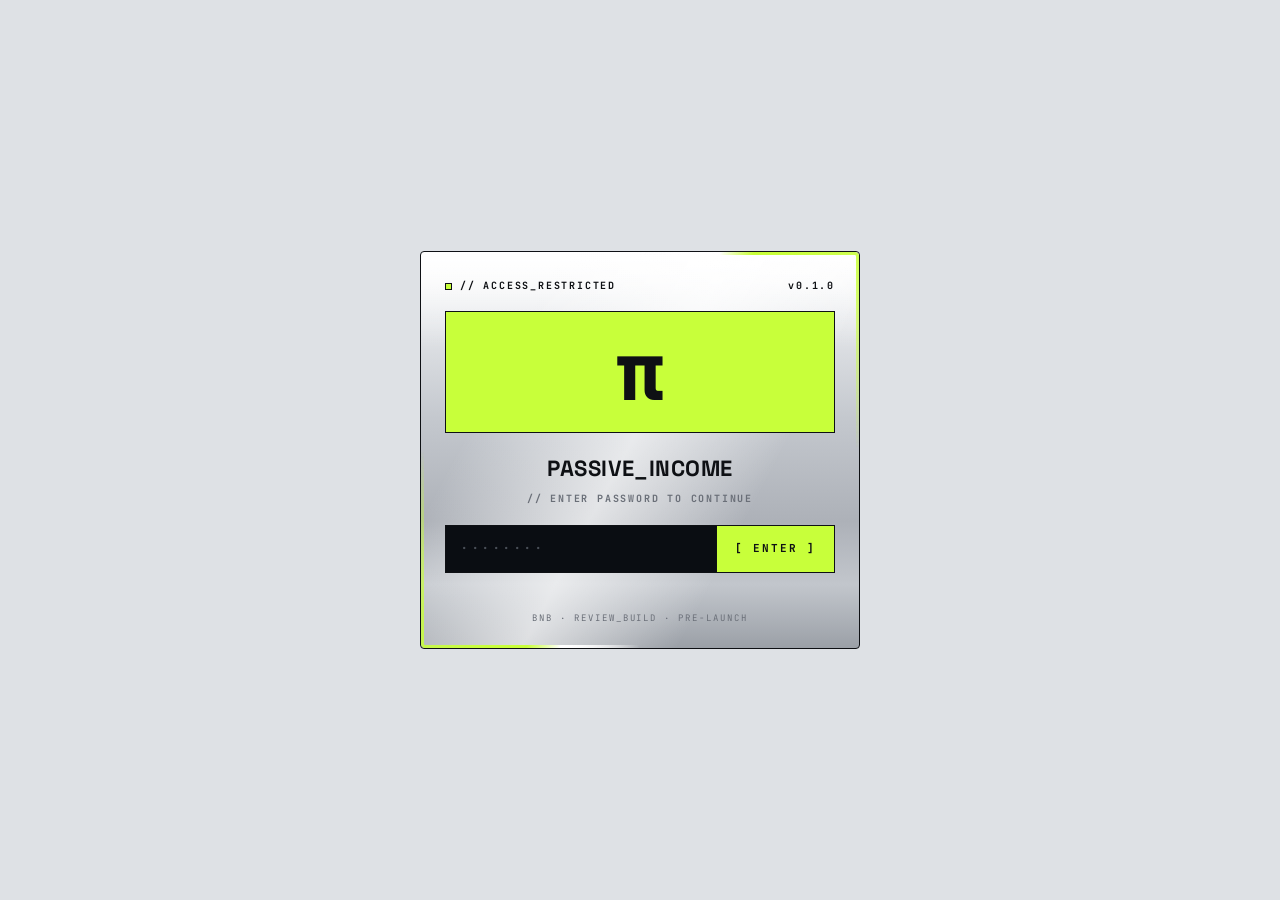
<file: index.html>
<!DOCTYPE html>
<html lang="en">
<head>
  <meta charset="UTF-8" />
  <meta name="viewport" content="width=device-width, initial-scale=1.0" />
  <title>π - Passive Income on BNB Chain</title>
  <meta name="description" content="Pi (π) - passive income through time-weighted redistribution. Purchase-specific tax decay and funded BNB rewards. Early sellers pay more, long-term holders pay less." />
  <link rel="icon" type="image/png" href="favicon.png" />
  <link rel="apple-touch-icon" href="favicon.png" />
  <link rel="stylesheet" href="fonts.css" />
  <!-- access gate · loaded first so the blank-out rule applies at first paint -->
  <link rel="stylesheet" href="gate.css" />
  <script src="gate.js"></script>
  <link rel="stylesheet" href="styles.css" />
  <link rel="stylesheet" href="bnb.css" />
  <link rel="stylesheet" href="/social.css" />
</head>
<body>

  <!-- scroll progress bar (very top of viewport) -->
  <div id="scroll-progress" class="scroll-progress" aria-hidden="true"></div>

  <!-- TV power-on overlay -->
  <div id="tv-on" class="tv-on" aria-hidden="true">
    <div class="tv-bg"></div>
    <div class="tv-line"></div>
  </div>

  <!-- lock-on brackets (snap around nearby interactive elements) -->
  <div id="lockon" class="lockon" aria-hidden="true">
    <span class="lo-tl"></span>
    <span class="lo-tr"></span>
    <span class="lo-bl"></span>
    <span class="lo-br"></span>
  </div>

  <!-- custom crosshair cursor - lime + with 1px black outline -->
  <div class="cursor" aria-hidden="true">
    <svg viewBox="0 0 26 26" xmlns="http://www.w3.org/2000/svg" fill="none">
      <!-- black outline (slightly thicker, drawn first) -->
      <line x1="0"  y1="13" x2="26" y2="13" stroke="#0e1014" stroke-width="5" stroke-linecap="round"/>
      <line x1="13" y1="0"  x2="13" y2="26" stroke="#0e1014" stroke-width="5" stroke-linecap="round"/>
      <!-- lime core (thinner, drawn on top) -->
      <line x1="0"  y1="13" x2="26" y2="13" stroke="#c8ff3a" stroke-width="3"/>
      <line x1="13" y1="0"  x2="13" y2="26" stroke="#c8ff3a" stroke-width="3"/>
    </svg>
  </div>

  <!-- system status bar (the Aidan Cullen / mac menu vibe) -->
  <div class="sysbar">
    <div class="sysbar-inner">
      <div class="sysbar-l">
        <span class="sb-app">// SYS</span>
        <span class="sb-sep">·</span>
        <span class="sb-net">BNB · PRE-LAUNCH</span>
        <span class="sb-sep">·</span>
        <span class="sb-net">v0.1.0</span>
      </div>
      <div class="sysbar-r">
        <span id="sb-clock">SAT 02 MAY · 09:14:00</span>
        <span class="sb-sep">·</span>
        <span class="led led-sm" aria-hidden="true"></span>
      </div>
    </div>
  </div>

  <header class="top">
    <div class="top-inner">
      <div class="brand">
        <span class="mark">π</span>
        <span class="brand-name">PASSIVE_INCOME</span>
        <span class="brand-tic">[ $π ]</span>
      </div>
      <nav class="nav">
        <a href="#hero" class="nav-item is-active">(01) HERO</a>
        <a href="#mechanics" class="nav-item">(02) MECHANICS</a>
        <a href="#rewards" class="nav-item">(03) REWARDS</a>
        <a href="#roadmap" class="nav-item">(05) ROADMAP</a>
        <a href="/docs" class="nav-item">(08) DOCS</a>
        <a href="/protocol" class="nav-item">(09) BUILD</a>
      </nav>
      <div class="top-actions"><a class="social-x" href="https://x.com/hold_pi" target="_blank" rel="noopener noreferrer" aria-label="HoldPI on X (opens in a new tab)" title="@hold_pi on X"><svg viewBox="0 0 24 24" width="16" height="16" aria-hidden="true" focusable="false"><path d="M18.901 1.153h3.68l-8.04 9.19L24 22.846h-7.406l-5.8-7.584-6.64 7.584H.47l8.6-9.835L0 1.154h7.594l5.243 6.932 6.064-6.933Zm-1.29 19.49h2.039L6.487 3.24H4.3l13.31 17.403Z"/></svg></a><a href="#buy" class="cta-mini">GET $π →</a></div>
    </div>
  </header>


  <!-- sticky countdown strip - always visible under the topbar -->
  <div class="cd-bar" aria-label="next distribution countdown">
    <div class="container cd-bar-inner">
      <span class="cd-bar-label">// TARGET · SETTLEMENT_WINDOW</span>
      <span class="cd-bar-time" id="cd-timer">04:23:11</span>
      <span class="cd-bar-status">
        <span class="led led-sm"></span>
        15M TARGET · AFTER LAUNCH
      </span>
    </div>
  </div>


  <main id="hero" class="hero">
    <div class="hero-grid">

      <div class="hero-left">
        <div class="hero-num">(01) - HERO</div>

        <h1 class="hero-title">
          PATIENCE GETS <span class="hl hl-lime">PAID</span><br/>
          PANIC GETS <span class="hl hl-dark">TAXED</span>
        </h1>

        <p class="hero-sub">
          $π rewards patience on BNB Chain. Every purchase starts its own clock.
          Early exits pay more. Longer-held PI receives a larger share of funded BNB rewards.
        </p>

        <div class="hero-actions">
          <a href="#buy" class="btn btn-pri">GET $π →</a>
          <a href="/docs" class="btn">READ THE SPEC</a>
          <a href="/protocol" class="btn">BUILD YOUR MODEL</a>
        </div>

        <div class="contract glow-frame">
          <span class="glow-ring glow-cw" aria-hidden="true"></span>
          <span class="glow-ring glow-ccw" aria-hidden="true"></span>
          <div class="contract-label">CONTRACT_ADDRESS · BNB</div>
          <div class="contract-row">
            <code>NOT_DEPLOYED</code>
            <button class="copy-btn" disabled aria-label="Contract not deployed">COPY</button>
          </div>
          <div class="contract-note">// source available · official address posted after deployment</div>
        </div>
      </div>

      <aside class="hero-right">
        <div class="pi-display">
          <div class="pi-display-top">
            <span>// $π</span>
            <span class="pi-display-status"><span class="led led-sm"></span> BNB</span>
          </div>
          <div class="pi-glyph-wrap">
            <span class="pi-glyph">π</span>
          </div>
          <div class="pi-display-bottom">
            <span>v0.1.0</span>
            <span>TIME-WEIGHTED REDISTRIBUTION</span>
          </div>
        </div>
      </aside>

    </div>
  </main>


  <div class="sec-div">// END_OF_(01) · NEXT_UP HOW_IT_WORKS</div>


  <!-- ===========================================================
       HOW_IT_WORKS - plain-language explainer, before the deep dive
       =========================================================== -->
  <section id="how" class="section how-section">
    <div class="container">
      <div class="section-head">
        <div class="section-num">// HOW_IT_WORKS</div>
        <h2 class="section-title">
          SIMPLE <span class="hl hl-lime">AS THIS</span>.
        </h2>
        <p class="section-sub">// the whole system in three steps · before the technical deep dive.</p>
      </div>

      <div class="how-flow">
        <article class="how-step">
          <div class="how-step-num">[ 01 ]</div>
          <div class="how-step-h">A TRADE HAPPENS</div>
          <p class="how-step-p">Buy tax is <strong>5%</strong>. Sell tax starts at <strong>10%</strong> for every purchase and decreases toward <strong>1%</strong> over a month.</p>
        </article>

        <span class="how-arrow" aria-hidden="true">→</span>

        <article class="how-step">
          <div class="how-step-num">[ 02 ]</div>
          <div class="how-step-h">TAX BUILDS A POOL</div>
          <p class="how-step-p"><strong>70%</strong> of collected tax funds BNB rewards. <strong>15%</strong> buys and burns PI, <strong>10%</strong> funds liquidity and <strong>5%</strong> covers operations.</p>
        </article>

        <span class="how-arrow" aria-hidden="true">→</span>

        <article class="how-step">
          <div class="how-step-num">[ 03 ]</div>
          <div class="how-step-h">HOLDERS GET PAID</div>
          <p class="how-step-p">Funded rounds target <strong>15 minutes</strong>. Eligible holders earn by <strong>balance × holding weight</strong>. Claim accrued BNB when you choose.</p>
        </article>
      </div>

      <div class="how-twist">
        <div class="how-twist-tag">[ THE_TWIST ]</div>
        <h3 class="how-twist-h">
          The longer you hold, the <span class="hl hl-lime">bigger</span> your slice.
        </h3>
        <div class="how-twist-mults">
          <div class="how-mult"><span class="how-mult-time">0d</span><span class="how-mult-x">×0</span></div>
          <div class="how-mult"><span class="how-mult-time">1d</span><span class="how-mult-x">×1</span></div>
          <div class="how-mult"><span class="how-mult-time">7d</span><span class="how-mult-x">×1.5</span></div>
          <div class="how-mult how-mult-best"><span class="how-mult-time">30d+</span><span class="how-mult-x">×2</span></div>
        </div>
        <p class="how-twist-p">// complete holding days: 1x at day 1 · 1.5x at day 7 · 2x at day 30</p>
      </div>
    </div>
  </section>


  <!-- ===========================================================
       HERO STATS STRIP - horizontal data band
       =========================================================== -->
  <section class="stats-strip" aria-label="Token parameters and launch status">
    <div class="container">
      <div class="strip-grid">
        <div class="strip-cell">
          <span class="cell-label">BUY_TAX</span>
          <span class="cell-value">5%</span>
        </div>
        <div class="strip-cell">
          <span class="cell-label">SELL_TAX</span>
          <span class="cell-value">1-10%</span>
        </div>
        <div class="strip-cell">
          <span class="cell-label">MAX_SUPPLY</span>
          <span class="cell-value">1,000,000,000</span>
        </div>
        <div class="strip-cell">
          <span class="cell-label">HOLDERS</span>
          <span class="cell-value" id="strip-holders">PENDING</span>
        </div>
        <div class="strip-cell">
          <span class="cell-label">VOL_24H</span>
          <span class="cell-value" id="strip-vol">PENDING</span>
        </div>
        <div class="strip-cell">
          <span class="cell-label">TAX_POOL</span>
          <span class="cell-value" id="strip-pool">0 BNB</span>
        </div>
        <div class="strip-cell">
          <span class="cell-label">ROUND_TARGET</span>
          <span class="cell-value" id="strip-next-drop">-:-:-</span>
        </div>
        <div class="strip-cell">
          <span class="cell-label">STATUS</span>
          <span class="cell-value cell-status">
            <span class="led led-sm"></span>
            <span class="hl hl-lime">PRE-LAUNCH</span>
          </span>
        </div>
      </div>
    </div>
  </section>


  <div class="sec-div">// PRE_LAUNCH · NEXT_UP (02) MECHANICS</div>


  <!-- ===========================================================
       (02) MECHANICS
       =========================================================== -->
  <section id="mechanics" class="section">
    <div class="container">
      <div class="section-head">
        <div class="section-num">(02) - MECHANICS</div>
        <h2 class="section-title">
          FOUR <span class="hl hl-lime">INTERLOCKING</span> SYSTEMS
        </h2>
        <p class="section-sub">// each one feeds the next.</p>
      </div>

      <div class="grid-4">

        <article class="mech-card">
          <div class="mech-id">(02.1)</div>
          <h3 class="mech-h">TRANSACTION_TAX</h3>
          <p class="mech-p"><strong>5% on buys.</strong> <strong>10% to 1% on exits.</strong> Collected proceeds split 70% holders, 15% buybacks/burns, 10% liquidity and 5% operations.</p>

          <figure class="mech-graph">
            <figcaption class="mech-cap">
              <span>// TAX_FLOW_GAUGE</span>
            </figcaption>
            <svg viewBox="0 0 360 240" xmlns="http://www.w3.org/2000/svg" class="g-svg">
              <!-- intake pipe -->
              <text x="180" y="14" class="g-lbl g-c">// TX_INTAKE</text>
              <rect x="120" y="22" width="120" height="32" class="g-fill-inv g-stroke pulse-slow" rx="2"/>
              <text x="180" y="44" class="g-num g-c g-on-inv" style="font-size:14px;">5% / 10→1%</text>

              <!-- vertical drop -->
              <line x1="180" y1="54" x2="180" y2="68" class="g-axis" stroke-width="2"/>
              <polygon points="174,66 186,66 180,76" class="g-fill-inv"/>

              <!-- Y-fork pipe -->
              <line x1="180" y1="78" x2="80" y2="106" class="g-axis" stroke-width="2"/>
              <line x1="180" y1="78" x2="280" y2="106" class="g-axis" stroke-width="2"/>
              <polygon points="74,103 86,103 80,114" class="g-fill-lime"/>
              <polygon points="274,103 286,103 280,114" class="g-fill-inv"/>

              <!-- left tank - HOLDERS 70% -->
              <rect x="20" y="116" width="120" height="92" class="g-stroke" fill="none" stroke-width="2"/>
              <rect x="22" y="144" width="116" height="62" class="g-fill-lime pulse-slow"/>
              <text x="80" y="178" class="g-num g-c anim-fade stagger-2" style="font-size:30px;">70%</text>
              <text x="80" y="226" class="g-lbl g-c">→ HOLDERS</text>

              <!-- right tank - LIQUIDITY 15% -->
              <rect x="220" y="116" width="120" height="92" class="g-stroke" fill="none" stroke-width="2"/>
              <rect x="222" y="179" width="116" height="27" class="g-fill-inv pulse-slow stagger-2"/>
              <text x="280" y="178" class="g-num g-c anim-fade stagger-3" style="font-size:30px;">30%</text>
              <text x="280" y="226" class="g-lbl g-c">→ 15 / 10 / 5</text>

              <!-- tank measurement ticks -->
              <g class="g-grid">
                <line x1="20"  y1="135" x2="26"  y2="135"/>
                <line x1="20"  y1="160" x2="26"  y2="135" stroke="none"/>
                <line x1="20"  y1="160" x2="26"  y2="160"/>
                <line x1="20"  y1="185" x2="26"  y2="185"/>
                <line x1="220" y1="135" x2="226" y2="135"/>
                <line x1="220" y1="160" x2="226" y2="160"/>
                <line x1="220" y1="185" x2="226" y2="185"/>
              </g>
            </svg>
          </figure>
        </article>

        <article class="mech-card">
          <div class="mech-id">(02.2)</div>
          <h3 class="mech-h">REDISTRIBUTION</h3>
          <p class="mech-p">BNB rewards divide a finite pot by <strong>eligible balance × holding weight</strong>. Top-ups start fresh without resetting older PI. Maximum weight: ×2.</p>

          <figure class="mech-graph">
            <figcaption class="mech-cap">
              <span>// MULTIPLIER_DIAL</span>
            </figcaption>
            <svg viewBox="0 0 360 240" xmlns="http://www.w3.org/2000/svg" class="g-svg">
              <!-- outer reference circle -->
              <circle cx="180" cy="120" r="92" fill="none" class="g-grid"/>
              <circle cx="180" cy="120" r="50" fill="none" class="g-grid"/>

              <!-- 4 quadrant arcs - stroke width grows with multiplier weight -->
              <!-- 0d ×1.0 - top-right quadrant -->
              <path class="dial-arc dial-arc-1 anim-draw" d="M 180 38 A 82 82 0 0 1 262 120" stroke="var(--lime)" stroke-width="4" fill="none" stroke-linecap="round"/>
              <!-- 1d ×1.5 - bottom-right quadrant -->
              <path class="dial-arc dial-arc-2 anim-draw stagger-2" d="M 262 120 A 82 82 0 0 1 180 202" stroke="var(--lime)" stroke-width="8" fill="none" stroke-linecap="round"/>
              <!-- 7d ×2.2 - bottom-left quadrant -->
              <path class="dial-arc dial-arc-3 anim-draw stagger-3" d="M 180 202 A 82 82 0 0 1 98 120" stroke="var(--lime)" stroke-width="12" fill="none" stroke-linecap="round"/>
              <!-- 30d+ ×2 - top-left quadrant -->
              <path class="dial-arc dial-arc-4 anim-draw stagger-4" d="M 98 120 A 82 82 0 0 1 180 38" stroke="var(--lime)" stroke-width="16" fill="none" stroke-linecap="round"/>

              <!-- center label -->
              <text x="180" y="116" class="g-num g-c anim-fade stagger-3" style="font-size:34px; font-weight:700;">×2</text>
              <text x="180" y="134" class="g-lbl g-c anim-fade stagger-3">MAX_MULT</text>

              <!-- tier labels around the dial -->
              <text x="180" y="26"  class="g-lbl g-c">0d · ×0</text>
              <text x="304" y="124" class="g-lbl">1d · ×1</text>
              <text x="180" y="226" class="g-lbl g-c">7d · ×1.5</text>
              <text x="56"  y="124" class="g-lbl">30d+ · ×2</text>
            </svg>
          </figure>
        </article>

        <article class="mech-card">
          <div class="mech-id">(02.3)</div>
          <h3 class="mech-h">SELL_TAX_DECAY</h3>
          <p class="mech-p">Every purchase begins at <strong>10%</strong>, whatever the launch date. Daily reductions pass <strong>8%, 6%, 4%, 2%</strong> and reach <strong>1%</strong> after 30 complete holding days.</p>

          <figure class="mech-graph">
            <figcaption class="mech-cap">
              <span>// DECAY_OSCILLOSCOPE</span>
            </figcaption>
            <svg viewBox="0 0 360 240" xmlns="http://www.w3.org/2000/svg" class="g-svg">
<text x="22" y="38.00" class="g-num g-r">10%</text><line x1="34" y1="34.00" x2="346" y2="34.00" class="g-grid"/>
<text x="22" y="91.67" class="g-num g-r">7%</text><line x1="34" y1="87.67" x2="346" y2="87.67" class="g-grid"/>
<text x="22" y="145.33" class="g-num g-r">4%</text><line x1="34" y1="141.33" x2="346" y2="141.33" class="g-grid"/>
<text x="22" y="199.00" class="g-num g-r">1%</text><line x1="34" y1="195.00" x2="346" y2="195.00" class="g-grid"/>
<line x1="34" y1="30" x2="34" y2="200" class="g-axis"/><line x1="34" y1="200" x2="346" y2="200" class="g-axis"/>
<path class="g-area anim-fade stagger-3" d="M 50 34.00 H 59 V 69.78 H 68 V 87.67 H 77 V 105.56 H 86 V 114.50 H 95 V 123.44 H 104 V 132.39 H 113 V 141.33 H 122 V 146.34 H 131 V 151.53 H 140 V 156.54 H 149 V 161.73 H 158 V 166.74 H 167 V 171.92 H 176 V 177.11 H 185 V 178.18 H 194 V 179.26 H 203 V 180.33 H 212 V 181.58 H 221 V 182.66 H 230 V 183.73 H 239 V 184.80 H 248 V 186.06 H 257 V 187.13 H 266 V 188.20 H 275 V 189.28 H 284 V 190.53 H 293 V 191.60 H 302 V 192.67 H 311 V 193.75 H 320 V 195.00 L 320 200 L 50 200 Z"/><path class="g-curve anim-draw" d="M 50 34.00 H 59 V 69.78 H 68 V 87.67 H 77 V 105.56 H 86 V 114.50 H 95 V 123.44 H 104 V 132.39 H 113 V 141.33 H 122 V 146.34 H 131 V 151.53 H 140 V 156.54 H 149 V 161.73 H 158 V 166.74 H 167 V 171.92 H 176 V 177.11 H 185 V 178.18 H 194 V 179.26 H 203 V 180.33 H 212 V 181.58 H 221 V 182.66 H 230 V 183.73 H 239 V 184.80 H 248 V 186.06 H 257 V 187.13 H 266 V 188.20 H 275 V 189.28 H 284 V 190.53 H 293 V 191.60 H 302 V 192.67 H 311 V 193.75 H 320 V 195.00"/>
<circle cx="50" cy="34.00" r="3.5" class="g-dot pulse-dot anim-fade stagger-2"/><text x="50" y="22.00" class="g-num g-c anim-fade stagger-2" style="font-size:13px">10%</text><text x="50" y="222" class="g-lbl g-c">0d</text>
<circle cx="113" cy="141.33" r="3.5" class="g-dot pulse-dot anim-fade stagger-2"/><text x="113" y="129.33" class="g-num g-c anim-fade stagger-2" style="font-size:13px">4%</text><text x="113" y="222" class="g-lbl g-c">7d</text>
<circle cx="176" cy="177.11" r="3.5" class="g-dot pulse-dot anim-fade stagger-2"/><text x="176" y="165.11" class="g-num g-c anim-fade stagger-2" style="font-size:13px">2%</text><text x="176" y="222" class="g-lbl g-c">14d</text>
<circle cx="320" cy="195.00" r="3.5" class="g-dot pulse-dot anim-fade stagger-2"/><text x="320" y="183.00" class="g-num g-c anim-fade stagger-2" style="font-size:13px">1%</text><text x="320" y="222" class="g-lbl g-c">30d</text>
            </svg>
          </figure>
        </article>

        <article class="mech-card">
          <div class="mech-id">(02.4)</div>
          <h3 class="mech-h">MARKET_SUPPORT</h3>
          <p class="mech-p"><strong>15%</strong> buys and burns PI. <strong>10%</strong> adds permanently locked liquidity. These budgets accumulate during bonding and execute after graduation.</p>

          <figure class="mech-graph">
            <figcaption class="mech-cap">
              <span>// MARKET_SUPPORT · BUDGETED</span>
            </figcaption>
            <svg viewBox="0 0 360 240" xmlns="http://www.w3.org/2000/svg" class="g-svg">
              <!-- top label -->
              <text x="180" y="14" class="g-lbl g-c anim-fade stagger-3">// PRICE</text>

              <!-- center price line -->
              <line x1="180" y1="22" x2="180" y2="208" class="g-mid anim-fade stagger-3"/>

              <!-- buy side (left) - 8 bars getting taller toward center, lime -->
              <g>
                <rect x="80"  y="172" width="10" height="36"  class="g-fill-lime g-stroke anim-grow-h stagger-4"/>
                <rect x="92"  y="160" width="10" height="48"  class="g-fill-lime g-stroke anim-grow-h stagger-4"/>
                <rect x="104" y="146" width="10" height="62"  class="g-fill-lime g-stroke anim-grow-h stagger-3"/>
                <rect x="116" y="130" width="10" height="78"  class="g-fill-lime g-stroke anim-grow-h stagger-3"/>
                <rect x="128" y="112" width="10" height="96"  class="g-fill-lime g-stroke anim-grow-h stagger-2"/>
                <rect x="140" y="92"  width="10" height="116" class="g-fill-lime g-stroke anim-grow-h stagger-2"/>
                <rect x="152" y="72"  width="10" height="136" class="g-fill-lime g-stroke anim-grow-h"/>
                <rect x="164" y="56"  width="10" height="152" class="g-fill-lime g-stroke anim-grow-h"/>
              </g>

              <!-- sell side (right) - mirror, dark -->
              <g>
                <rect x="186" y="56"  width="10" height="152" class="g-fill-inv g-stroke anim-grow-h"/>
                <rect x="198" y="72"  width="10" height="136" class="g-fill-inv g-stroke anim-grow-h"/>
                <rect x="210" y="92"  width="10" height="116" class="g-fill-inv g-stroke anim-grow-h stagger-2"/>
                <rect x="222" y="112" width="10" height="96"  class="g-fill-inv g-stroke anim-grow-h stagger-2"/>
                <rect x="234" y="130" width="10" height="78"  class="g-fill-inv g-stroke anim-grow-h stagger-3"/>
                <rect x="246" y="146" width="10" height="62"  class="g-fill-inv g-stroke anim-grow-h stagger-3"/>
                <rect x="258" y="160" width="10" height="48"  class="g-fill-inv g-stroke anim-grow-h stagger-4"/>
                <rect x="270" y="172" width="10" height="36"  class="g-fill-inv g-stroke anim-grow-h stagger-4"/>
              </g>

              <!-- baseline -->
              <line x1="34" y1="208" x2="326" y2="208" class="g-axis"/>

              <!-- side labels -->
              <text x="34"  y="226" class="g-lbl">−2%  ·  BIDS</text>
              <text x="326" y="226" class="g-lbl g-r">ASKS  ·  +2%</text>
            </svg>
          </figure>
        </article>

      </div>
    </div>
  </section>


  <div class="sec-div">// END_OF_(02) · NEXT_UP (03) REWARDS</div>


  <!-- ===========================================================
       (03) REWARDS - countdown + personal yield calculator
       =========================================================== -->
  <section id="rewards" class="section">
    <div class="container">
      <div class="section-head">
        <div class="section-num">(03) - REWARDS</div>
        <h2 class="section-title">
          MODEL <span class="hl hl-lime">YOUR</span> SHARE
        </h2>
        <p class="section-sub">// finite BNB pool × normalized weight. change the assumptions, see the math.</p>
      </div>

      <!-- CALCULATOR -->
      <div class="calc-grid">

        <article class="calc-card">
          <header class="calc-bar">
            <span>(03.1) // INPUT</span>
            <span class="calc-bar-r"><span class="led led-sm"></span> READY</span>
          </header>
          <div class="calc-body">
            <label class="calc-row">
              <span class="calc-lbl">HOLDINGS</span>
              <span class="calc-input-wrap">
                <input type="number" id="calc-holdings" value="1000000" min="0" step="100000"/>
                <span class="calc-unit">π</span>
              </span>
            </label>

            <div class="calc-row">
              <span class="calc-lbl">HOLD_TIME</span>
              <div class="calc-pills" id="calc-hold">
                <button type="button" data-days="0"  data-mult="0" data-time="0d" class="is-on">0d</button>
                <button type="button" data-days="1"  data-mult="1" data-time="1d">1d</button>
                <button type="button" data-days="3"  data-mult="1" data-time="3d">3d</button>
                <button type="button" data-days="7"  data-mult="1.5" data-time="7d">7d</button>
                <button type="button" data-days="30" data-mult="2" data-time="30d+">30d+</button>
              </div>
            </div>

            <label class="calc-row">
              <span class="calc-lbl">DAILY_VOL</span>
              <span class="calc-input-wrap">
                <span class="calc-unit calc-unit-l">BNB</span>
                <input type="number" id="calc-vol" value="100" min="0" step="10"/>
              </span>
            </label>

            <label class="calc-row"><span class="calc-lbl">BUY_VOLUME</span><span class="calc-input-wrap"><input aria-label="BUY_VOLUME" type="number" id="calc-buys" value="50" min="0" max="100" step="5"/><span class="calc-unit">%</span></span></label>
<label class="calc-row"><span class="calc-lbl">AVG_SELL_TAX</span><span class="calc-input-wrap"><input aria-label="AVG_SELL_TAX" type="number" id="calc-average-sell" value="4" min="1" max="10" step="0.1"/><span class="calc-unit">%</span></span></label>
<label class="calc-row"><span class="calc-lbl">OTHER_WEIGHT</span><span class="calc-input-wrap"><input aria-label="OTHER_WEIGHT" type="number" id="calc-other-weight" value="500000000" min="0" step="1000000"/><span class="calc-unit">PI×w</span></span></label>
<label class="calc-row"><span class="calc-lbl">CONVERSION_COST</span><span class="calc-input-wrap"><input aria-label="CONVERSION_COST" type="number" id="calc-conversion" value="0.5" min="0" max="100" step="0.1"/><span class="calc-unit">%</span></span></label>
<div class="calc-meta">// BNB scenarios, not a live yield quote. OTHER_WEIGHT excludes your PI. Days are completed cohort days; thresholds can take less than one extra day. Low volume may defer a round.</div>

            <div class="calc-row calc-lookup">
              <span class="calc-lbl">WALLET</span>
              <span class="calc-input-wrap">
                <input type="text" id="calc-wallet" placeholder="Available after deployment" disabled autocomplete="off" spellcheck="false"/>
                <button type="button" id="calc-lookup" class="lookup-btn" disabled>[ PENDING ]</button>
              </span>
            </div>
          </div>
        </article>

        <article class="calc-card">
          <header class="calc-bar">
            <span>(03.2) // BNB_REWARD_SHARE</span>
            <span class="calc-bar-r">
              <span class="cycle-toggle" id="calc-cycle" role="group" aria-label="payout cycle">
                <button type="button" data-cycle="15m">15M</button>
                <button type="button" data-cycle="24h" class="is-on">24H</button>
              </span>
            </span>
          </header>
          <div class="calc-body calc-readout">
            <div class="cv-row"><span>TIME_HELD</span><span class="cv" id="out-time">0d</span></div>
            <div class="cv-row"><span>TIME_MULT</span><span class="cv" id="out-mult">×0</span></div>
            <div class="cv-row"><span>SELL_TAX_NOW</span><span class="cv" id="out-selltax">10.00%</span></div>
            <div class="cv-row"><span>ELIGIBLE_SHARE</span><span class="cv" id="out-share">0.1000%</span></div>
            <div class="cv-row"><span id="out-pool-label">POOL / DAY</span><span class="cv" id="out-pool">$35,000.00</span></div>
            <div class="cv-row big">
              <span id="out-pay-label">YOUR_PAYOUT / DAY</span>
              <span class="cv-big" id="out-pay">$35</span>
            </div>
            <div class="cv-row"><span>BUYBACK / DAY</span><span class="cv" id="out-weekly">$245</span></div>
            <div class="cv-row"><span>LIQUIDITY / DAY</span><span class="cv" id="out-monthly">$1,050</span></div>
            <div class="cv-row"><span>OPERATIONS / DAY</span><span class="cv" id="out-year">~$12,775</span></div>
          </div>
        </article>

      </div>
    </div>
  </section>


  <div class="sec-div">// END_OF_(03) · NEXT_UP (04) HOW_TO_BUY</div>


  <!-- ===========================================================
       (04) HOW_TO_BUY - 3-step onboarding
       =========================================================== -->
  <section id="buy" class="section">
    <div class="container">
      <div class="section-head">
        <div class="section-num">(04) - HOW_TO_BUY</div>
        <h2 class="section-title">
          THREE <span class="hl hl-lime">STEPS</span> TO PARTICIPATE
        </h2>
        <p class="section-sub">// prepare for launch. trading links activate after deployment.</p>
      </div>

      <div class="grid-3">
        <article class="step-card">
          <div class="step-num">[ 01 ]</div>
          <h3 class="step-h">GET A WALLET</h3>
          <p class="step-p">Use a wallet that supports BNB Smart Chain. Select the BNB network and keep enough BNB for transaction fees.</p>
          <a href="https://trustwallet.com" class="step-link" target="_blank" rel="noopener">→ trustwallet.com</a>
        </article>

        <article class="step-card">
          <div class="step-num">[ 02 ]</div>
          <h3 class="step-h">FUND IT WITH BNB</h3>
          <p class="step-p">Send BNB to your wallet on BNB Smart Chain. Check the network and receiving address before transferring.</p>
          <span class="step-link">→ any major CEX</span>
        </article>

        <article class="step-card">
          <div class="step-num">[ 03 ]</div>
          <h3 class="step-h">SWAP FOR $π</h3>
          <p class="step-p">At launch, use the verified Four.meme page. After graduation, use the official PancakeSwap pool. Check the displayed buy and sell fees.</p>
          <a href="/docs#launch" class="step-link">→ launch specification</a>
        </article>
      </div>
    </div>
  </section>


  <div class="sec-div">// END_OF_(04) · NEXT_UP (05) ROADMAP</div>


  <!-- ===========================================================
       (05) ROADMAP - vertical timeline
       =========================================================== -->
  <section id="roadmap" class="section">
    <div class="container">
      <div class="section-head">
        <div class="section-num">(05) - ROADMAP</div>
        <h2 class="section-title">
          BUILD <span class="hl hl-lime">PHASES</span>
        </h2>
        <p class="section-sub">// what's done. what's next.</p>
      </div>

      <ol class="roadmap-list">
        <li class="rm-item rm-done">
          <div class="rm-marker"><span class="led"></span></div>
          <div class="rm-line"></div>
          <div class="rm-content">
            <div class="rm-tag">[ DONE ]</div>
            <h3 class="rm-h">CONTRACT_DRAFT</h3>
            <p class="rm-p">Solidity review package: acquisition-age ledger, taxes, BNB rewards, treasury and OpenFour modules. Source and local test results are in the documentation.</p>
          </div>
        </li>

        <li class="rm-item rm-active">
          <div class="rm-marker"><span class="led"></span></div>
          <div class="rm-line"></div>
          <div class="rm-content">
            <div class="rm-tag">[ REVIEW_REQUIRED ]</div>
            <h3 class="rm-h">PUBLIC_AUDIT</h3>
            <p class="rm-p">Independent security audit and OpenFour integration review are required before deployment. Local tests are available; no external audit is claimed.</p>
          </div>
        </li>

        <li class="rm-item">
          <div class="rm-marker"><span class="led"></span></div>
          <div class="rm-line"></div>
          <div class="rm-content">
            <div class="rm-tag">[ NEXT ]</div>
            <h3 class="rm-h">FAIR_LAUNCH</h3>
            <p class="rm-p">Proposed BNB launch through a custom OpenFour preset. Supply enters sale and liquidity inventory. Admission and final launch parameters remain to be approved.</p>
          </div>
        </li>

        <li class="rm-item">
          <div class="rm-marker"><span class="led"></span></div>
          <div class="rm-line"></div>
          <div class="rm-content">
            <div class="rm-tag">[ AFTER_GRADUATION ]</div>
            <h3 class="rm-h">DEX_LISTINGS</h3>
            <p class="rm-p">PancakeSwap V2 graduation with LP sent to the burn address. Purchase ages and previously earned BNB survive migration.</p>
          </div>
        </li>

        <li class="rm-item">
          <div class="rm-marker"><span class="led"></span></div>
          <div class="rm-content">
            <div class="rm-tag">[ LATER ]</div>
            <h3 class="rm-h">CEX_LISTINGS</h3>
            <p class="rm-p">Additional venues only after compatibility review. Custodial and pooled balances cannot represent each underlying user on-chain.</p>
          </div>
        </li>
      </ol>
    </div>
  </section>


  <div class="sec-div">// END_OF_(05) · NEXT_UP (06) FAQ</div>


  <!-- ===========================================================
       (06) FAQ - accordion Q&A
       =========================================================== -->
  <section id="faq" class="section">
    <div class="container">
      <div class="section-head">
        <div class="section-num">(06) - FAQ</div>
        <h2 class="section-title">
          COMMON <span class="hl hl-lime">QUESTIONS</span>
        </h2>
        <p class="section-sub">// click to expand.</p>
      </div>

      <ul class="faq-list"><li class="faq-item"><details><summary><span class="faq-q">What is the contract address?</span><span class="faq-toggle" aria-hidden="true">+</span></summary><div class="faq-a">PI is not deployed. The verified BNB address and official trading links will be published here after review and deployment. The downloadable source is available now.</div></details></li>
<li class="faq-item"><details><summary><span class="faq-q">How often are rewards allocated?</span><span class="faq-toggle" aria-hidden="true">+</span></summary><div class="faq-a">The target is one funded settlement every 15 minutes. A keeper submits the transaction when processing is economical; low activity may defer it. Eligible holders accrue a share of the actual BNB pool and claim when they choose. No fixed payout is promised.</div></details></li>
<li class="faq-item"><details><summary><span class="faq-q">How are taxes split?</span><span class="faq-toggle" aria-hidden="true">+</span></summary><div class="faq-a">Buys pay 5%. Exits pay 10% down to 1%, based on the age of the PI sold. Of the project tax actually collected: 70% funds BNB rewards, 15% buys and burns PI, 10% funds liquidity and 5% covers operations. Platform and swap fees are separate.</div></details></li>
<li class="faq-item"><details><summary><span class="faq-q">Does the launch date change my sell tax?</span><span class="faq-toggle" aria-hidden="true">+</span></summary><div class="faq-a">No. Every purchase starts at 10%, even months after launch. Checkpoints are 10%, 8%, 6%, 4%, 2% and 1% at completed holding days 0, 1, 3, 7, 14 and 30. Rates decrease daily. Conservative daily buckets can delay a checkpoint by less than one day.</div></details></li>
<li class="faq-item"><details><summary><span class="faq-q">Does buying more reset my older PI?</span><span class="faq-toggle" aria-hidden="true">+</span></summary><div class="faq-a">No. A new purchase gets a new age bucket. Older PI keeps its age. Sales consume the newest PI first, so fresh funds cannot inherit the lower tax of an old wallet. Wallet transfers pay the applicable exit tax and start a fresh clock for the recipient.</div></details></li>
<li class="faq-item"><details><summary><span class="faq-q">How does holding time affect rewards?</span><span class="faq-toggle" aria-hidden="true">+</span></summary><div class="faq-a">New PI qualifies after one complete holding day. Eligible weights are 1x before day 7, 1.5x from day 7 and 2x from day 30. Your weight is divided by all eligible weight. If everyone has 2x, nobody receives twice the pool.</div></details></li>
<li class="faq-item"><details><summary><span class="faq-q">Is the contract audited?</span><span class="faq-toggle" aria-hidden="true">+</span></summary><div class="faq-a">No independent audit has been completed. The documentation contains review source, build instructions, executed local tests and the remaining integration checks. This site does not present local verification as external approval.</div></details></li>
<li class="faq-item"><details><summary><span class="faq-q">What happens if trading volume stops?</span><span class="faq-toggle" aria-hidden="true">+</span></summary><div class="faq-a">No new fee receipts means no new reward income. Existing credited BNB remains claimable. Empty-eligibility rounds retain the full holder reserve for a later allocation.</div></details></li>
<li class="faq-item"><details><summary><span class="faq-q">What is the supply and team allocation?</span><span class="faq-toggle" aria-hidden="true">+</span></summary><div class="faq-a">The reference configuration keeps the original one-billion PI supply. All initial inventory goes to the launch vault for sale and liquidity, with no team mint. Operations receives 5% of collected taxes. Final sale and liquidity quantities must be validated before launch.</div></details></li></ul>
    </div>
  </section>


  <div class="sec-div">// END_OF_(06) · NEXT_UP (07) DISCLOSURE</div>


  <!-- ===========================================================
       (07) DISCLOSURE - IS / IS NOT cards + closing CTA
       =========================================================== -->
  <section id="disclosure" class="section">
    <div class="container">
      <div class="section-head">
        <div class="section-num">(07) - DISCLOSURE</div>
        <h2 class="section-title">
          WHAT $π <span class="hl hl-lime">IS</span><br/>
          AND <span class="hl hl-dark">IS NOT</span>
        </h2>
        <p class="section-sub">// stripped of narrative.</p>
      </div>

      <div class="disc-grid">

        <article class="disc-card disc-is">
          <div class="disc-id">(07.1)</div>
          <div class="disc-tag">[ IS ]</div>
          <ul class="disc-list">
            <li>A fee-funded BNB redistribution system with a 70/15/10/5 allocation.</li>
            <li>A normalized holding weight: patience increases your share, capped at ×2.</li>
            <li>A system that rewards holders from <em>other holders' trades</em>.</li>
            <li>Sustainable only as long as trading activity continues.</li>
          </ul>
        </article>

        <article class="disc-card disc-isnt">
          <div class="disc-id">(07.2)</div>
          <div class="disc-tag">[ IS NOT ]</div>
          <ul class="disc-list">
            <li>Guaranteed income or risk-free yield.</li>
            <li>Backed by external cashflows or revenue.</li>
            <li>Yield without participants - no volume = no pool.</li>
            <li>Financial advice. Trade what you can afford to lose.</li>
          </ul>
        </article>

      </div>

      <!-- closing CTA band -->
      <div class="closing">
        <div class="closing-meta">// END_OF_FILE · STATUS_OK</div>
        <h3 class="closing-h">
          TIME IS <span class="hl hl-lime">THE EDGE</span>.
        </h3>
        <p class="closing-sub">// the longer you hold, the more the system works for you.</p>
        <div class="closing-actions">
          <a href="#buy" class="btn btn-pri">GET $π →</a>
          <a href="#hero" class="btn">RETURN TO TOP ↑</a>
        </div>
      </div>
    </div>
  </section>


  <div class="sec-div">// END_OF_FILE · STATUS_OK</div>


  <!-- ===========================================================
       FOOTER
       =========================================================== -->
  <footer class="footer">
    <div class="container footer-grid">

      <div class="footer-brand">
        <span class="footer-mark">π</span>
        <div class="footer-brand-meta">
          <div class="footer-brand-name">PASSIVE_INCOME</div>
          <div class="footer-brand-tag">// time × share</div>
          <div class="footer-chain">BNB · PRE-LAUNCH · v0.1.0</div>
        </div>
      </div>

      <div class="footer-col">
        <div class="footer-col-h">// LINKS</div>
        <a href="https://x.com/hold_pi" target="_blank" rel="noopener noreferrer" aria-label="HoldPI on X (opens in a new tab)" class="footer-link">→ X / @hold_pi ↗</a>
        <span class="footer-link">→ Telegram · pending</span>
        <span class="footer-link">→ Discord · pending</span>
        <a href="/docs#source" class="footer-link">→ Source code</a>
      </div>

      <div class="footer-col">
        <div class="footer-col-h">// SECTIONS</div>
        <a href="#hero"       class="footer-link">(01) Hero</a>
        <a href="#mechanics"  class="footer-link">(02) Mechanics</a>
        <a href="#rewards"    class="footer-link">(03) Rewards</a>
        <a href="#buy"        class="footer-link">(04) How_to_buy</a>
        <a href="#roadmap"    class="footer-link">(05) Roadmap</a>
        <a href="#faq"        class="footer-link">(06) FAQ</a>
        <a href="#disclosure" class="footer-link">(07) Disclosure</a>
      </div>

      <div class="footer-contract">
        <div class="footer-col-h">// CONTRACT · BNB</div>
        <code class="footer-ca">NOT_DEPLOYED</code>
        <button class="copy-btn" disabled aria-label="Contract not deployed">COPY</button>
      </div>

    </div>

    <div class="footer-bar">
      <span>© π · ALL PARTICIPANTS</span>
      <span class="footer-sep">·</span>
      <span>BUILD 0.1.0</span>
      <span class="footer-sep">·</span>
      <a class='footer-bar-link' href='/brandbook'>[ BRAND_BOOK → ]</a> <a class="footer-bar-link" href="/docs">[ DOCUMENTATION → ]</a>
      <span class="footer-sep">·</span>
      <span>BNB · REVIEW_SOURCE</span>
    </div>
  </footer>


  <!-- scroll-to-top button (appears after scrolling past hero) -->
  <button id="scroll-top" class="scroll-top" type="button" aria-label="back to top">
    <svg viewBox="0 0 16 16" xmlns="http://www.w3.org/2000/svg" fill="none">
      <path d="M8 13 V3 M3 8 L8 3 L13 8" stroke="currentColor" stroke-width="2" stroke-linecap="round" stroke-linejoin="round"/>
    </svg>
  </button>


  <script src="economics.js"></script>
  <script src="script.js"></script>
</body>
</html>
</file>
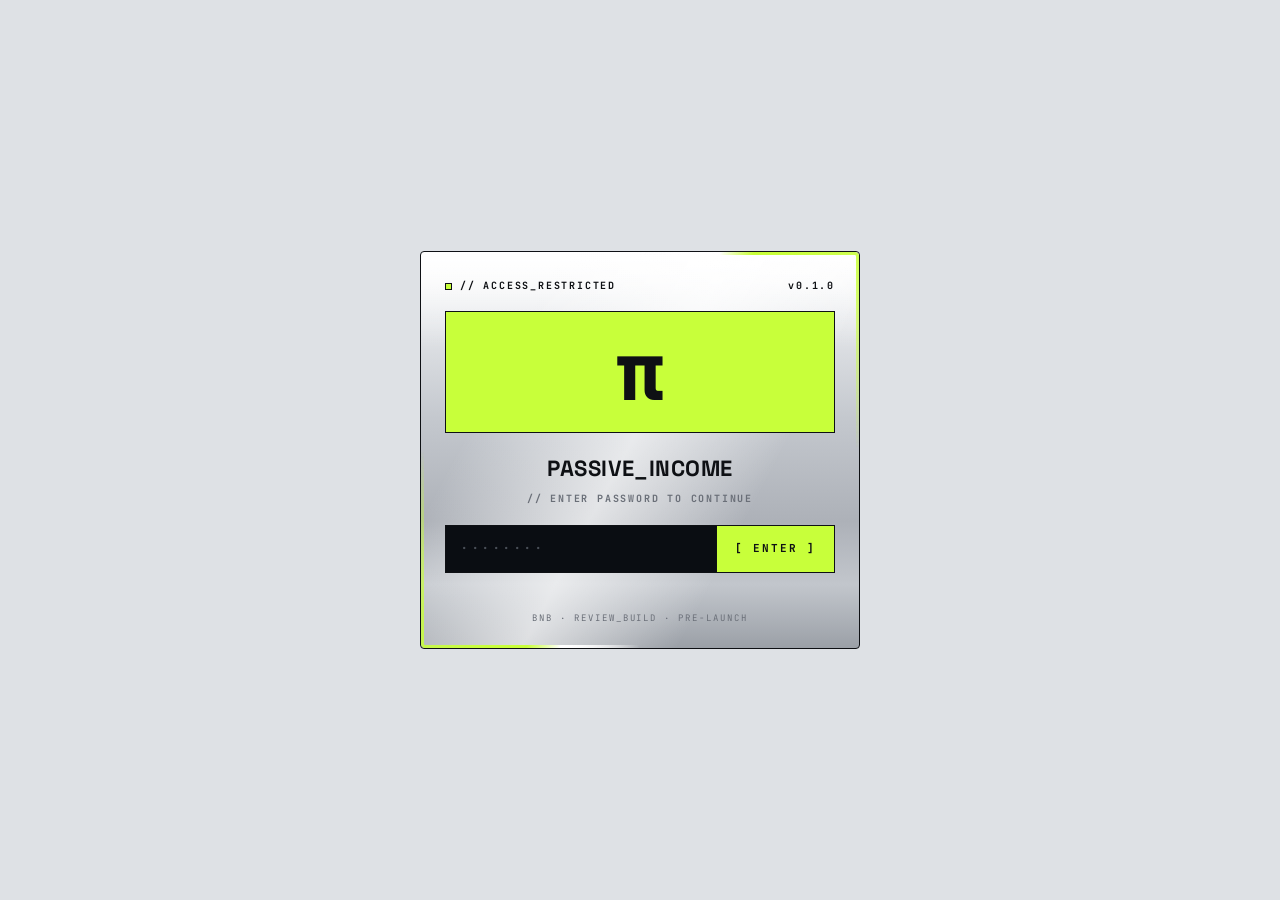
<file: brandbook/index.html>
<!DOCTYPE html>
<html lang="en">
<head>
  <meta charset="UTF-8" />
  <meta name="viewport" content="width=device-width, initial-scale=1.0" />
  <title>π - BRAND_BOOK · v0.1.0</title>
  <meta name="description" content="The π PASSIVE_INCOME brand book - identity, palette, typography, components, motion." />
  <link rel="stylesheet" href="/fonts.css" />
  <!-- access gate · loaded first so the blank-out rule applies at first paint -->
  <link rel="stylesheet" href="/gate.css" />
  <script src="/gate.js"></script>
  <script>
    (function(){
      try {
        const t = localStorage.getItem('theme') || 'light';
        document.documentElement.setAttribute('data-theme', t);
      } catch (e) {}
    })();
  </script>
  <link rel="stylesheet" href="/styles.css" />
  <link rel="stylesheet" href="/bnb.css" />
  <link rel="stylesheet" href="/brandbook.css" />
  <link rel="stylesheet" href="/social.css" />
</head>
<body class="bb-body">

  <!-- scroll progress bar -->
  <div id="scroll-progress" class="scroll-progress" aria-hidden="true"></div>

  <!-- crosshair cursor -->
  <div class="cursor" aria-hidden="true">
    <svg viewBox="0 0 26 26" xmlns="http://www.w3.org/2000/svg" fill="none">
      <line x1="0"  y1="13" x2="26" y2="13" stroke="#0e1014" stroke-width="5" stroke-linecap="round"/>
      <line x1="13" y1="0"  x2="13" y2="26" stroke="#0e1014" stroke-width="5" stroke-linecap="round"/>
      <line x1="0"  y1="13" x2="26" y2="13" stroke="#c8ff3a" stroke-width="3"/>
      <line x1="13" y1="0"  x2="13" y2="26" stroke="#c8ff3a" stroke-width="3"/>
    </svg>
  </div>

  <!-- system status bar -->
  <div class="sysbar">
    <div class="sysbar-inner">
      <div class="sysbar-l">
        <span class="sb-app">// BRAND_BOOK</span>
        <span class="sb-sep">·</span>
        <span class="sb-net">v0.1.0</span>
      </div>
      <div class="sysbar-r">
        <span id="sb-clock">SAT 02 MAY · 09:14:00</span>
        <span class="sb-sep">·</span>
        <button id="theme-toggle" class="theme-toggle" type="button">[ DARK ]</button>
        <span class="sb-sep">·</span>
        <span class="led led-sm" aria-hidden="true"></span>
      </div>
    </div>
  </div>

  <!-- topbar -->
  <header class="top">
    <div class="top-inner">
      <div class="brand">
        <span class="mark">π</span>
        <span class="brand-name">BRAND_BOOK</span>
        <span class="brand-tic">[ v0.1.0 ]</span>
      </div>
      <nav class="nav">
        <a href="#cover"     class="nav-item is-active">(00) COVER</a>
        <a href="#identity"  class="nav-item">(01) IDENTITY</a>
        <a href="#palette"   class="nav-item">(02) PALETTE</a>
        <a href="#type"      class="nav-item">(03) TYPE</a>
        <a href="#components" class="nav-item">(04) COMPONENTS</a>
        <a href="#motion"    class="nav-item">(05) MOTION</a>
        <a href="#voice"     class="nav-item">(06) VOICE</a>
      </nav>
      <div class="top-actions"><a class="social-x" href="https://x.com/hold_pi" target="_blank" rel="noopener noreferrer" aria-label="HoldPI on X (opens in a new tab)" title="@hold_pi on X"><svg viewBox="0 0 24 24" width="16" height="16" aria-hidden="true" focusable="false"><path d="M18.901 1.153h3.68l-8.04 9.19L24 22.846h-7.406l-5.8-7.584-6.64 7.584H.47l8.6-9.835L0 1.154h7.594l5.243 6.932 6.064-6.933Zm-1.29 19.49h2.039L6.487 3.24H4.3l13.31 17.403Z"/></svg></a><a class='cta-mini' href='/'>← BACK HOME</a></div>
    </div>
  </header>


  <!-- ===========================================================
       COVER - sci-fi monitor with the brand on screen
       =========================================================== -->
  <section id="cover" class="bb-cover">
    <div class="container">
      <div class="bb-cover-head">
        <div class="bb-cover-meta">// BRAND_BOOK · v0.1.0 · COMPLETE_ASSETS</div>
        <h1 class="bb-cover-h">
          PASSIVE_<span class="hl hl-lime">INCOME</span>
        </h1>
        <p class="bb-cover-sub">A complete visual identity, component, and motion reference for the π token. Recovered visual reference with updated BNB model examples.</p>
      </div>

      <!-- sci-fi monitor mockup -->
      <div class="bb-monitor">
        <div class="bb-monitor-bezel">
          <div class="bb-monitor-statusbar">
            <span class="bb-monitor-status-l"><span class="led led-sm"></span> LIVE_PREVIEW · CRT_03</span>
            <span class="bb-monitor-status-c">// MODEL π-1976 / N-CLASS</span>
            <span class="bb-monitor-status-r">SAT 02 MAY · 14:32</span>
          </div>
          <div class="bb-monitor-screen">
            <div class="bb-monitor-content">
              <!-- mini sysbar -->
              <div class="bb-mini-sys">
                <span>// SYS · BNB · REVIEW · v0.1.0</span>
                <span>SAT 02 MAY · 14:32  · ●</span>
              </div>
              <!-- mini topbar -->
              <div class="bb-mini-top">
                <div class="bb-mini-brand"><span class="bb-mini-mark">π</span> PASSIVE_INCOME</div>
                <div class="bb-mini-nav">(01) HERO · (02) MECH · (03) REWARDS · (05) ROADMAP</div>
                <div class="bb-mini-cta">BUY $π →</div>
              </div>
              <!-- mini countdown bar -->
              <div class="bb-mini-cd">
                <span>// TARGET · SETTLEMENT_WINDOW</span>
                <span class="bb-mini-cd-time">00:14:59</span>
                <span>● 15M TARGET</span>
              </div>
              <!-- mini hero -->
              <div class="bb-mini-hero">
                <div class="bb-mini-hero-left">
                  <div class="bb-mini-hero-num">(01) - HERO</div>
                  <div class="bb-mini-hero-h">
                    PATIENCE GETS <span class="bb-mini-hl">PAID</span><br/>
                    PANIC GETS <span class="bb-mini-hl-dark">TAXED</span>
                  </div>
                  <div class="bb-mini-hero-sub">$π is a time-weighted redistribution system. Every trade pays the holders.</div>
                  <div class="bb-mini-hero-ctas">
                    <span class="bb-mini-btn bb-mini-btn-pri">BUY $π →</span>
                    <span class="bb-mini-btn">READ THE SPEC</span>
                  </div>
                  <div class="bb-mini-contract">
                    <div class="bb-mini-contract-l">CONTRACT_ADDRESS · BNB</div>
                    <div class="bb-mini-contract-row">
                      <code>NOT_DEPLOYED</code>
                      <span class="bb-mini-copy">COPY</span>
                    </div>
                  </div>
                </div>
                <div class="bb-mini-hero-right">
                  <div class="bb-mini-pi-badge">
                    <div class="bb-mini-pi-top"><span>// $π</span><span>● LIVE</span></div>
                    <div class="bb-mini-pi-glyph">π</div>
                    <div class="bb-mini-pi-bot"><span>v0.1.0</span><span>TIME-WEIGHTED</span></div>
                  </div>
                </div>
              </div>
            </div>
            <!-- screen overlays -->
            <div class="bb-monitor-noise" aria-hidden="true"></div>
            <div class="bb-monitor-scan" aria-hidden="true"></div>
            <div class="bb-monitor-vignette" aria-hidden="true"></div>
          </div>
          <div class="bb-monitor-footbar">
            <span><span class="bb-monitor-screw"></span> π · PASSIVE_INCOME</span>
            <span class="bb-monitor-foot-c">// CRT_03 · ANALOG_SAFE_AREA</span>
            <span>v0.1.0 <span class="bb-monitor-screw"></span></span>
          </div>
        </div>
      </div>

      <div class="bb-cover-stats">
        <div><span class="bb-cs-l">// SECTIONS</span><span class="bb-cs-v">07</span></div>
        <div><span class="bb-cs-l">// COLORS</span><span class="bb-cs-v">12</span></div>
        <div><span class="bb-cs-l">// TYPEFACES</span><span class="bb-cs-v">03</span></div>
        <div><span class="bb-cs-l">// COMPONENTS</span><span class="bb-cs-v">18</span></div>
      </div>
    </div>
  </section>


  <div class="sec-div">// END_OF_(00) · NEXT_UP (01) IDENTITY</div>


  <!-- ===========================================================
       (01) IDENTITY
       =========================================================== -->
  <section id="identity" class="section">
    <div class="container">
      <div class="section-head">
        <div class="section-num">(01) - IDENTITY</div>
        <h2 class="section-title">THE <span class="hl hl-lime">MARK</span></h2>
        <p class="section-sub">// the π glyph · primary logomark · always lime over a dark plate</p>
      </div>

      <div class="bb-grid bb-grid-2">
        <article class="bb-card">
          <header class="bb-card-bar"><span>// PRIMARY_LOCKUP</span><span>(01.1)</span></header>
          <div class="bb-card-body bb-mark-stage">
            <div class="bb-mark-xl">
              <span class="mark bb-mark-render">π</span>
            </div>
            <div class="bb-mark-spec">
              <div><span>format</span><span>chrome plate · lime glyph</span></div>
              <div><span>min_size</span><span>24px</span></div>
              <div><span>clear_space</span><span>0.5× glyph height</span></div>
              <div><span>preferred_bg</span><span>any</span></div>
            </div>
          </div>
        </article>

        <article class="bb-card">
          <header class="bb-card-bar"><span>// WORDMARK</span><span>(01.2)</span></header>
          <div class="bb-card-body bb-wordmark-stage">
            <div class="bb-wordmark">π PASSIVE_INCOME</div>
            <div class="bb-mark-spec">
              <div><span>typeface</span><span>JetBrains Mono · 700</span></div>
              <div><span>letter_spacing</span><span>+0.04em</span></div>
              <div><span>case</span><span>UPPERCASE</span></div>
              <div><span>separator</span><span>underscore</span></div>
            </div>
          </div>
        </article>
      </div>

      <article class="bb-card bb-card-wide">
        <header class="bb-card-bar"><span>// VARIATIONS</span><span>(01.3)</span></header>
        <div class="bb-card-body bb-vars-grid">
          <div class="bb-var">
            <div class="bb-var-stage bb-var-stage-light"><span class="mark bb-mark-render">π</span></div>
            <div class="bb-var-label">// PRIMARY · DARK PLATE</div>
          </div>
          <div class="bb-var">
            <div class="bb-var-stage bb-var-stage-dark"><span class="mark bb-mark-render bb-mark-light">π</span></div>
            <div class="bb-var-label">// INVERSE · LIGHT PLATE</div>
          </div>
          <div class="bb-var">
            <div class="bb-var-stage bb-var-stage-lime"><span class="bb-mark-flat bb-mark-flat-dark">π</span></div>
            <div class="bb-var-label">// FLAT · LIME GROUND</div>
          </div>
          <div class="bb-var">
            <div class="bb-var-stage bb-var-stage-lightgray"><span class="bb-mark-flat bb-mark-flat-dark">π</span></div>
            <div class="bb-var-label">// FLAT · DARK ON LIGHT</div>
          </div>
          <div class="bb-var">
            <div class="bb-var-stage bb-var-stage-light">
              <div class="bb-mark-circle"><span class="bb-mark-circle-glyph">π</span></div>
            </div>
            <div class="bb-var-label">// CIRCLE · DARK · PFP</div>
          </div>
          <div class="bb-var">
            <div class="bb-var-stage bb-var-stage-dark">
              <div class="bb-mark-circle bb-mark-circle-light"><span class="bb-mark-circle-glyph">π</span></div>
            </div>
            <div class="bb-var-label">// CIRCLE · LIGHT · PFP</div>
          </div>
          <div class="bb-var">
            <div class="bb-var-stage bb-var-stage-lime">
              <div class="bb-mark-circle bb-mark-circle-flat"><span class="bb-mark-circle-glyph bb-mark-circle-glyph-dark">π</span></div>
            </div>
            <div class="bb-var-label">// CIRCLE · LIME · APP_ICON</div>
          </div>
          <div class="bb-var">
            <div class="bb-var-stage bb-var-stage-lightgray">
              <div class="bb-mark-circle bb-mark-circle-outline"><span class="bb-mark-circle-glyph bb-mark-circle-glyph-dark">π</span></div>
            </div>
            <div class="bb-var-label">// CIRCLE · OUTLINE · MONO</div>
          </div>
        </div>
      </article>
    </div>
  </section>


  <div class="sec-div">// END_OF_(01) · NEXT_UP (02) PALETTE</div>


  <!-- ===========================================================
       (02) PALETTE
       =========================================================== -->
  <section id="palette" class="section">
    <div class="container">
      <div class="section-head">
        <div class="section-num">(02) - PALETTE</div>
        <h2 class="section-title">THE <span class="hl hl-lime">COLORS</span></h2>
        <p class="section-sub">// neon lime · gunmetal · phosphor green · steel grays</p>
      </div>

      <div class="bb-palette-grid">
        <div class="bb-swatch bb-swatch-lg" style="--sw: #c8ff3a;">
          <div class="bb-sw-block"></div>
          <div class="bb-sw-meta">
            <div class="bb-sw-name">PI_LIME</div>
            <div class="bb-sw-hex">#c8ff3a</div>
            <div class="bb-sw-use">primary accent · CTAs · highlights · LEDs</div>
          </div>
        </div>
        <div class="bb-swatch bb-swatch-lg" style="--sw: #0e1014;">
          <div class="bb-sw-block"></div>
          <div class="bb-sw-meta">
            <div class="bb-sw-name">DEEP_INK</div>
            <div class="bb-sw-hex">#0e1014</div>
            <div class="bb-sw-use">primary text · inverse plate · contrast</div>
          </div>
        </div>

        <div class="bb-swatch" style="--sw: #dee1e5;">
          <div class="bb-sw-block"></div>
          <div class="bb-sw-meta">
            <div class="bb-sw-name">FOG_GRAY</div>
            <div class="bb-sw-hex">#dee1e5</div>
            <div class="bb-sw-use">page background · light mode</div>
          </div>
        </div>
        <div class="bb-swatch" style="--sw: #16191f;">
          <div class="bb-sw-block"></div>
          <div class="bb-sw-meta">
            <div class="bb-sw-name">GUNMETAL</div>
            <div class="bb-sw-hex">#16191f</div>
            <div class="bb-sw-use">page background · dark mode</div>
          </div>
        </div>
        <div class="bb-swatch" style="--sw: #ffffff;">
          <div class="bb-sw-block bb-sw-bordered"></div>
          <div class="bb-sw-meta">
            <div class="bb-sw-name">PURE_WHITE</div>
            <div class="bb-sw-hex">#ffffff</div>
            <div class="bb-sw-use">card top · specular highlight</div>
          </div>
        </div>
        <div class="bb-swatch" style="--sw: #9ba0a7;">
          <div class="bb-sw-block"></div>
          <div class="bb-sw-meta">
            <div class="bb-sw-name">STEEL_BASE</div>
            <div class="bb-sw-hex">#9ba0a7</div>
            <div class="bb-sw-use">card bottom · shadow tone</div>
          </div>
        </div>
        <div class="bb-swatch" style="--sw: #2050ff;">
          <div class="bb-sw-block"></div>
          <div class="bb-sw-meta">
            <div class="bb-sw-name">CIRCUIT_BLUE</div>
            <div class="bb-sw-hex">#2050ff</div>
            <div class="bb-sw-use">secondary accent · system links</div>
          </div>
        </div>
        <div class="bb-swatch" style="--sw: #6a6f78;">
          <div class="bb-sw-block"></div>
          <div class="bb-sw-meta">
            <div class="bb-sw-name">DUSK_GRAY</div>
            <div class="bb-sw-hex">#6a6f78</div>
            <div class="bb-sw-use">dim text · captions · meta</div>
          </div>
        </div>
      </div>

      <div class="bb-palette-rules">
        <div class="bb-rule">
          <div class="bb-rule-tag">[ DO ]</div>
          <div class="bb-rule-body">PI_LIME on DEEP_INK is the signature pairing. Use it for the loudest moments - buttons, indicators, the main π glyph.</div>
        </div>
        <div class="bb-rule">
          <div class="bb-rule-tag">[ DO ]</div>
          <div class="bb-rule-body">Pair grays for hierarchy. STEEL_BASE → FOG_GRAY → PURE_WHITE makes a chrome plate gradient.</div>
        </div>
        <div class="bb-rule">
          <div class="bb-rule-tag bb-rule-no">[ DON'T ]</div>
          <div class="bb-rule-body">Don't use red anywhere. Even for "warning" states. The brand stays in lime + grays only.</div>
        </div>
        <div class="bb-rule">
          <div class="bb-rule-tag bb-rule-no">[ DON'T ]</div>
          <div class="bb-rule-body">Don't put PI_LIME on a light bg without a dark plate. Lime needs dark contrast to read as "powered on."</div>
        </div>
      </div>
    </div>
  </section>


  <div class="sec-div">// END_OF_(02) · NEXT_UP (03) TYPOGRAPHY</div>


  <!-- ===========================================================
       (03) TYPOGRAPHY
       =========================================================== -->
  <section id="type" class="section">
    <div class="container">
      <div class="section-head">
        <div class="section-num">(03) - TYPOGRAPHY</div>
        <h2 class="section-title">THE <span class="hl hl-lime">VOICE_FACE</span></h2>
        <p class="section-sub">// three families · each with a job</p>
      </div>

      <article class="bb-card bb-card-wide bb-type-card">
        <header class="bb-card-bar"><span>// DISPLAY</span><span>SPACE_GROTESK 700</span></header>
        <div class="bb-card-body">
          <div class="bb-type-spec" style="font-family:'Space Grotesk',sans-serif;font-weight:700;font-size:96px;line-height:0.95;letter-spacing:-0.02em;">
            PATIENCE GETS PAID.
          </div>
          <div class="bb-type-meta">
            <div><span>USAGE</span><span>section titles · hero taglines</span></div>
            <div><span>WEIGHT</span><span>700 (Bold)</span></div>
            <div><span>RANGE</span><span>28px → 88px</span></div>
            <div><span>TRACKING</span><span>-0.02em</span></div>
          </div>
        </div>
      </article>

      <article class="bb-card bb-card-wide bb-type-card">
        <header class="bb-card-bar"><span>// MONO</span><span>JETBRAINS_MONO 400/500/700</span></header>
        <div class="bb-card-body">
          <div class="bb-type-spec" style="font-family:'JetBrains Mono',monospace;font-weight:700;font-size:48px;line-height:1;letter-spacing:0;">
            // SYS · BNB · REVIEW · v0.1.0
          </div>
          <div class="bb-type-meta">
            <div><span>USAGE</span><span>UI labels · system text · code</span></div>
            <div><span>WEIGHTS</span><span>400 / 500 / 700</span></div>
            <div><span>RANGE</span><span>9px → 22px</span></div>
            <div><span>TRACKING</span><span>+0.04em → +0.18em</span></div>
          </div>
        </div>
      </article>

      <article class="bb-card bb-card-wide bb-type-card">
        <header class="bb-card-bar"><span>// BODY</span><span>INTER 400/500/600/700</span></header>
        <div class="bb-card-body">
          <div class="bb-type-spec" style="font-family:'Inter',sans-serif;font-weight:500;font-size:24px;line-height:1.5;letter-spacing:0;">
            $π is a time-weighted redistribution system. Every trade pays the holders.
          </div>
          <div class="bb-type-meta">
            <div><span>USAGE</span><span>body copy · descriptions</span></div>
            <div><span>WEIGHTS</span><span>400 / 500 / 600 / 700</span></div>
            <div><span>RANGE</span><span>13px → 18px</span></div>
            <div><span>TRACKING</span><span>0</span></div>
          </div>
        </div>
      </article>

      <article class="bb-card bb-card-wide bb-type-card">
        <header class="bb-card-bar"><span>// HIERARCHY</span><span>(03.4)</span></header>
        <div class="bb-card-body bb-hier-stack">
          <div class="bb-hier-row"><span class="bb-hier-spec">H1 · 60px / Display 700</span><span style="font-family:var(--display);font-weight:700;font-size:42px;line-height:1;">HEADLINE</span></div>
          <div class="bb-hier-row"><span class="bb-hier-spec">H2 · 40px / Display 700</span><span style="font-family:var(--display);font-weight:700;font-size:32px;line-height:1;">SECTION TITLE</span></div>
          <div class="bb-hier-row"><span class="bb-hier-spec">H3 · 13px / Mono 700</span><span style="font-family:var(--mono);font-weight:700;font-size:13px;letter-spacing:.04em;background:var(--lime);color:#0e1014;padding:3px 8px;">CARD_HEADER</span></div>
          <div class="bb-hier-row"><span class="bb-hier-spec">Body · 15px / Inter 400</span><span style="font-family:var(--sans);font-size:15px;">Default body copy. Comfortable to read at arm's length.</span></div>
          <div class="bb-hier-row"><span class="bb-hier-spec">Mono Label · 11px / Mono 700</span><span style="font-family:var(--mono);font-weight:700;font-size:11px;letter-spacing:.14em;color:var(--text-dim);">// SYSTEM_LABEL</span></div>
          <div class="bb-hier-row"><span class="bb-hier-spec">Caption · 10px / Mono 500</span><span style="font-family:var(--mono);font-weight:500;font-size:10px;letter-spacing:.12em;color:var(--text-mute);">// META_FOOTNOTE</span></div>
        </div>
      </article>
    </div>
  </section>


  <div class="sec-div">// END_OF_(03) · NEXT_UP (04) COMPONENTS</div>


  <!-- ===========================================================
       (04) COMPONENTS
       =========================================================== -->
  <section id="components" class="section">
    <div class="container">
      <div class="section-head">
        <div class="section-num">(04) - COMPONENTS</div>
        <h2 class="section-title">THE <span class="hl hl-lime">PARTS</span></h2>
        <p class="section-sub">// reusable building blocks · live samples</p>
      </div>

      <article class="bb-card bb-card-wide">
        <header class="bb-card-bar"><span>// BUTTONS</span><span>(04.1)</span></header>
        <div class="bb-card-body bb-component-row">
          <div class="bb-component">
            <a href="#" class="btn btn-pri">BUY $π →</a>
            <span class="bb-component-tag">.btn-pri · primary CTA</span>
          </div>
          <div class="bb-component">
            <a href="#" class="btn">READ THE SPEC</a>
            <span class="bb-component-tag">.btn · secondary</span>
          </div>
          <div class="bb-component">
            <a href="#" class="cta-mini">BUY $π →</a>
            <span class="bb-component-tag">.cta-mini · chrome chip</span>
          </div>
          <div class="bb-component">
            <button class="copy-btn">COPY</button>
            <span class="bb-component-tag">.copy-btn · inline action</span>
          </div>
        </div>
      </article>

      <article class="bb-card bb-card-wide">
        <header class="bb-card-bar"><span>// HIGHLIGHT_BLOCKS</span><span>(04.2)</span></header>
        <div class="bb-card-body bb-component-row">
          <div class="bb-component">
            <span class="hl hl-lime">PAID</span>
            <span class="bb-component-tag">.hl-lime · positive</span>
          </div>
          <div class="bb-component">
            <span class="hl hl-dark">TAXED</span>
            <span class="bb-component-tag">.hl-dark · inverse</span>
          </div>
        </div>
      </article>

      <article class="bb-card bb-card-wide">
        <header class="bb-card-bar"><span>// INDICATORS</span><span>(04.3)</span></header>
        <div class="bb-card-body bb-component-row">
          <div class="bb-component">
            <span class="led" aria-hidden="true"></span>
            <span class="bb-component-tag">.led · pulsing status</span>
          </div>
          <div class="bb-component">
            <span class="led led-sm" aria-hidden="true"></span>
            <span class="bb-component-tag">.led-sm · small variant</span>
          </div>
          <div class="bb-component">
            <span class="hl hl-lime" style="font-family:var(--mono);font-size:11px;font-weight:700;letter-spacing:.04em;padding:2px 8px;">PRE-LAUNCH</span>
            <span class="bb-component-tag">status pill</span>
          </div>
        </div>
      </article>

      <article class="bb-card bb-card-wide">
        <header class="bb-card-bar"><span>// PILLS</span><span>(04.4)</span></header>
        <div class="bb-card-body bb-component-row">
          <div class="bb-component">
            <div class="calc-pills">
              <button class="is-on">15m</button>
              <button>24h</button>
              <button>7d</button>
            </div>
            <span class="bb-component-tag">.calc-pills · segmented</span>
          </div>
          <div class="bb-component">
            <div class="cycle-toggle">
              <button>15M</button>
              <button class="is-on">24H</button>
            </div>
            <span class="bb-component-tag">.cycle-toggle · binary switch</span>
          </div>
        </div>
      </article>

      <article class="bb-card bb-card-wide">
        <header class="bb-card-bar"><span>// CARDS · CHROME</span><span>(04.5)</span></header>
        <div class="bb-card-body bb-cards-grid">
          <div class="bb-mini-card">
            <div class="bb-mc-num">(04.5.1)</div>
            <div class="bb-mc-h">CHROME_PANEL</div>
            <div class="bb-mc-p">Polished steel gradient with sheen + top highlight + drop shadow.</div>
          </div>
          <div class="bb-mini-card glow-frame">
            <span class="glow-ring glow-cw" aria-hidden="true"></span>
            <span class="glow-ring glow-ccw" aria-hidden="true"></span>
            <div class="bb-mc-num">(04.5.2)</div>
            <div class="bb-mc-h">GLOW_FRAME</div>
            <div class="bb-mc-p">Conic-gradient comet trails crawling around the border in opposite directions.</div>
          </div>
        </div>
      </article>

      <article class="bb-card bb-card-wide">
        <header class="bb-card-bar"><span>// LCD_DISPLAY</span><span>(04.6)</span></header>
        <div class="bb-card-body">
          <div class="bb-lcd-stage">
            <span class="bb-lcd-time">03:52:35</span>
            <div class="bb-lcd-meta">
              <span>// COUNTDOWN_DISPLAY</span>
              <span>JetBrains Mono 700 · lime glow text-shadow · phosphor scanline overlay</span>
            </div>
          </div>
        </div>
      </article>
    </div>
  </section>


  <div class="sec-div">// END_OF_(04) · NEXT_UP (05) MOTION</div>


  <!-- ===========================================================
       (05) MOTION
       =========================================================== -->
  <section id="motion" class="section">
    <div class="container">
      <div class="section-head">
        <div class="section-num">(05) - MOTION</div>
        <h2 class="section-title">THE <span class="hl hl-lime">MOVEMENT</span></h2>
        <p class="section-sub">// purposeful animations · slow ease-in-out · always honoring prefers-reduced-motion</p>
      </div>

      <div class="bb-grid bb-grid-2">
        <article class="bb-card">
          <header class="bb-card-bar"><span>// LED_PULSE</span><span>(05.1)</span></header>
          <div class="bb-card-body bb-motion-stage">
            <span class="led" style="width:18px;height:18px;"></span>
            <div class="bb-motion-spec">
              <div><span>duration</span><span>2.2s</span></div>
              <div><span>ease</span><span>ease-in-out</span></div>
              <div><span>property</span><span>opacity + box-shadow</span></div>
              <div><span>usage</span><span>live status indicators</span></div>
            </div>
          </div>
        </article>

        <article class="bb-card">
          <header class="bb-card-bar"><span>// PI_BREATHE</span><span>(05.2)</span></header>
          <div class="bb-card-body bb-motion-stage bb-breathe-stage">
            <span class="bb-breathe-glyph">π</span>
            <div class="bb-motion-spec">
              <div><span>duration</span><span>4.6s</span></div>
              <div><span>ease</span><span>ease-in-out</span></div>
              <div><span>property</span><span>text-shadow blur + opacity</span></div>
              <div><span>usage</span><span>π badge glow inhale/exhale</span></div>
            </div>
          </div>
        </article>

        <article class="bb-card">
          <header class="bb-card-bar"><span>// CHROME_SWEEP</span><span>(05.3)</span></header>
          <div class="bb-card-body bb-motion-stage bb-sweep-stage">
            <div class="bb-sweep-plate">
              <span class="bb-sweep-band"></span>
              <span class="bb-sweep-glyph">π</span>
            </div>
            <div class="bb-motion-spec">
              <div><span>duration</span><span>7s</span></div>
              <div><span>ease</span><span>ease-in-out</span></div>
              <div><span>property</span><span>diagonal gradient translateX</span></div>
              <div><span>usage</span><span>polished metal surfaces</span></div>
            </div>
          </div>
        </article>

        <article class="bb-card">
          <header class="bb-card-bar"><span>// GLOW_CRAWL</span><span>(05.4)</span></header>
          <div class="bb-card-body bb-motion-stage">
            <div class="bb-crawl-stage glow-frame">
              <span class="glow-ring glow-cw" aria-hidden="true"></span>
              <span class="glow-ring glow-ccw" aria-hidden="true"></span>
              <span class="bb-crawl-label">// IMPORTANT_FRAME</span>
            </div>
            <div class="bb-motion-spec">
              <div><span>duration</span><span>6s</span></div>
              <div><span>ease</span><span>linear</span></div>
              <div><span>property</span><span>conic-gradient angle</span></div>
              <div><span>usage</span><span>highlight critical containers</span></div>
            </div>
          </div>
        </article>

        <article class="bb-card bb-card-wide">
          <header class="bb-card-bar"><span>// GLITCH_REVEAL</span><span>(05.5)</span></header>
          <div class="bb-card-body bb-motion-stage bb-glitch-stage">
            <div class="bb-glitch-text" id="bb-glitch-target">PATIENCE GETS PAID</div>
            <button class="btn btn-pri" id="bb-glitch-trigger" type="button">RE-RUN</button>
            <div class="bb-motion-spec bb-motion-spec-wide">
              <div><span>duration</span><span>~1.1s reveal · 60+ frames</span></div>
              <div><span>characters</span><span>uppercase letters only (uniform width)</span></div>
              <div><span>technique</span><span>requestAnimationFrame · per-character progressive reveal</span></div>
              <div><span>usage</span><span>section titles on hover · hero on intro</span></div>
            </div>
          </div>
        </article>

        <article class="bb-card bb-card-wide">
          <header class="bb-card-bar"><span>// TV_POWER_ON</span><span>(05.6)</span></header>
          <div class="bb-card-body bb-motion-stage bb-tv-stage">
            <div class="bb-tv-inner">
              <button class="btn btn-pri" id="bb-tv-trigger" type="button">TRIGGER TV INTRO</button>
              <div class="bb-tv-meta">// fires the page-load CRT animation: black → thin lime line → vertical balloon → fade</div>
            </div>
            <div class="bb-motion-spec bb-motion-spec-wide">
              <div><span>duration</span><span>~1.0s total</span></div>
              <div><span>phases</span><span>black hold → x-scale → y-scale → fade-out</span></div>
              <div><span>usage</span><span>page-load brand entrance</span></div>
            </div>
          </div>
        </article>
      </div>
    </div>
  </section>


  <div class="sec-div">// END_OF_(05) · NEXT_UP (06) VOICE</div>


  <!-- ===========================================================
       (06) VOICE
       =========================================================== -->
  <section id="voice" class="section">
    <div class="container">
      <div class="section-head">
        <div class="section-num">(06) - VOICE</div>
        <h2 class="section-title">THE <span class="hl hl-lime">TONE</span></h2>
        <p class="section-sub">// honest · technical · zero hype · dry sense of humor</p>
      </div>

      <div class="bb-grid bb-grid-2">
        <article class="bb-card">
          <header class="bb-card-bar"><span>// PRIMARY_TAGLINE</span><span>(06.1)</span></header>
          <div class="bb-card-body bb-tagline-stage">
            <div class="bb-tagline">
              PATIENCE GETS <span class="hl hl-lime">PAID</span>.<br/>
              PANIC GETS <span class="hl hl-dark">TAXED</span>.
            </div>
          </div>
        </article>

        <article class="bb-card">
          <header class="bb-card-bar"><span>// VARIATIONS</span><span>(06.2)</span></header>
          <div class="bb-card-body bb-variants-stack">
            <div class="bb-variant">"The longer you hold, the more you earn."</div>
            <div class="bb-variant">"Early sellers pay more. Long-term holders pay less."</div>
            <div class="bb-variant">"Rewards driven by activity, amplified by patience."</div>
            <div class="bb-variant">"Time-weighted redistribution."</div>
          </div>
        </article>
      </div>

      <article class="bb-card bb-card-wide">
        <header class="bb-card-bar"><span>// VOICE_MATRIX</span><span>(06.3)</span></header>
        <div class="bb-card-body bb-voice-matrix">
          <div class="bb-voice-col">
            <div class="bb-voice-tag bb-voice-yes">[ WE ARE ]</div>
            <ul>
              <li>Honest about the mechanics</li>
              <li>Technical and precise</li>
              <li>Calm - no shouting</li>
              <li>Dry, occasional wit</li>
              <li>Engineering-led</li>
            </ul>
          </div>
          <div class="bb-voice-col">
            <div class="bb-voice-tag bb-voice-no">[ WE ARE NOT ]</div>
            <ul>
              <li>"To the moon" or rocket emojis</li>
              <li>"GM frens", "wagmi", "ngmi"</li>
              <li>Promising guaranteed yield</li>
              <li>Hiding the mechanism</li>
              <li>Anonymous insider posting</li>
            </ul>
          </div>
        </div>
      </article>
    </div>
  </section>


  <div class="sec-div">// END_OF_(06) · NEXT_UP (07) APPLICATIONS</div>


  <!-- ===========================================================
       (07) APPLICATIONS - focus on X (Twitter) presence
       =========================================================== -->
  <section id="applications" class="section">
    <div class="container">
      <div class="section-head">
        <div class="section-num">(07) - APPLICATIONS</div>
        <h2 class="section-title">THE <span class="hl hl-lime">X PRESENCE</span></h2>
        <p class="section-sub">// our main surface · post formats · profile · cover</p>
      </div>

      <!-- 3 tweet variants -->
      <div class="bb-grid bb-grid-3">

        <article class="bb-card">
          <header class="bb-card-bar"><span>// MOCKUP · TEXT_ONLY</span><span>(07.1)</span></header>
          <div class="bb-card-body bb-app-stage">
            <div class="bb-tweet">
              <div class="bb-tweet-header">
                <div class="bb-tweet-pfp">
                  <span class="bb-pfp-render">π</span>
                </div>
                <div class="bb-tweet-name">
                  <strong>π PASSIVE_INCOME <span class="bb-tweet-verified" aria-label="verified">✓</span></strong>
                  <span class="bb-tweet-handle">@pi_holders</span>
                </div>
                <span class="bb-tweet-dots">···</span>
              </div>
              <div class="bb-tweet-body">
                The math is simple:<br/><br/>
                <span class="bb-tweet-mono">your_payout = funded_pool × your_weight / total_weight</span><br/><br/>
                The longer you hold, the bigger your multiplier.<br/>
                Time &gt; timing.
              </div>
              <div class="bb-tweet-time">2:14 PM · MAY 02, 2026</div>
              <div class="bb-tweet-actions">
                <span><svg viewBox="0 0 24 24" fill="currentColor"><path d="M1.751 10c0-4.42 3.584-8 8.005-8h4.366c4.49 0 8.129 3.64 8.129 8.13 0 2.96-1.607 5.68-4.196 7.11l-8.054 4.46v-3.69h-.067c-4.49.1-8.183-3.51-8.183-8.01zm8.005-6c-3.317 0-6.005 2.69-6.005 6 0 3.37 2.77 6.08 6.138 6.01l.351-.01h1.761v2.3l5.087-2.81c1.951-1.08 3.163-3.13 3.163-5.36 0-3.39-2.744-6.13-6.129-6.13H9.756z"/></svg> 142</span>
                <span><svg viewBox="0 0 24 24" fill="currentColor"><path d="M4.75 3.79l4.603 4.3-1.706 1.82L6 8.38v7.37c0 .97.784 1.75 1.75 1.75H13V20H7.75c-2.347 0-4.25-1.9-4.25-4.25V8.38L1.853 9.91.147 8.09l4.603-4.3zm11.5 2.21H11V3.5h5.25c2.347 0 4.25 1.9 4.25 4.25v7.37l1.647-1.53 1.706 1.82-4.603 4.3-4.603-4.3 1.706-1.82L18 15.62V8.25c0-.97-.784-1.75-1.75-1.75z"/></svg> 89</span>
                <span><svg viewBox="0 0 24 24" fill="currentColor"><path d="M16.697 5.5c-1.222-.06-2.679.51-3.89 2.16l-.805 1.09-.806-1.09C9.984 6.01 8.526 5.44 7.304 5.5c-1.243.07-2.349.78-2.91 1.91-.552 1.12-.633 2.78.479 4.82 1.074 1.97 3.257 4.27 7.129 6.61 3.87-2.34 6.052-4.64 7.126-6.61 1.111-2.04 1.03-3.7.477-4.82-.561-1.13-1.666-1.84-2.908-1.91zm4.187 7.69c-1.351 2.48-4.001 5.12-8.379 7.67l-.503.3-.504-.3c-4.379-2.55-7.029-5.19-8.382-7.67-1.36-2.5-1.41-4.86-.514-6.67.887-1.79 2.647-2.91 4.601-3.01 1.651-.09 3.368.56 4.798 2.01 1.429-1.45 3.146-2.1 4.796-2.01 1.954.1 3.714 1.22 4.601 3.01.896 1.81.846 4.17-.514 6.67z"/></svg> 837</span>
                <span><svg viewBox="0 0 24 24" fill="currentColor"><path d="M8.75 21V3h2v18h-2zM18 21V8.5h2V21h-2zM4 21l.004-10h2L6 21H4zm9.248 0v-7h2v7h-2z"/></svg> 12.4K</span>
              </div>
            </div>
          </div>
        </article>

        <article class="bb-card">
          <header class="bb-card-bar"><span>// MOCKUP · TEXT + VISUAL</span><span>(07.2)</span></header>
          <div class="bb-card-body bb-app-stage">
            <div class="bb-tweet">
              <div class="bb-tweet-header">
                <div class="bb-tweet-pfp">
                  <span class="bb-pfp-render">π</span>
                </div>
                <div class="bb-tweet-name">
                  <strong>π PASSIVE_INCOME <span class="bb-tweet-verified">✓</span></strong>
                  <span class="bb-tweet-handle">@pi_holders</span>
                </div>
                <span class="bb-tweet-dots">···</span>
              </div>
              <div class="bb-tweet-body">
                BNB reward distribution.<br/>
                Funded entitlements, weighted by holding age. Review build.
              </div>
              <div class="bb-tweet-media bb-tweet-media-img">
                <div class="bb-stat-card">
                  <div class="bb-stat-bar">
                    <span>// REWARD_MODEL · PRE-LAUNCH</span>
                    <span><span class="led led-sm"></span> PENDING</span>
                  </div>
                  <div class="bb-stat-grid">
                    <div><span class="bb-stat-l">HOLDERS</span><span class="bb-stat-v">PENDING</span></div>
                    <div><span class="bb-stat-l">POOL</span><span class="bb-stat-v">0 BNB</span></div>
                    <div><span class="bb-stat-l">TOP_PAY</span><span class="bb-stat-v">0 BNB</span></div>
                    <div><span class="bb-stat-l">AVG</span><span class="bb-stat-v">0 BNB</span></div>
                  </div>
                  <div class="bb-stat-foot">
                    <span class="bb-stat-glyph">π</span>
                    <span class="bb-stat-line">PATIENCE GETS PAID</span>
                  </div>
                </div>
              </div>
              <div class="bb-tweet-time">8:00 AM · MAY 02, 2026</div>
              <div class="bb-tweet-actions">
                <span>↳ 247</span>
                <span>↺ 412</span>
                <span>♡ 2.1K</span>
                <span>▥ 38.7K</span>
              </div>
            </div>
          </div>
        </article>

        <article class="bb-card">
          <header class="bb-card-bar"><span>// TWEET · TEXT + GIF</span><span>(07.3)</span></header>
          <div class="bb-card-body bb-app-stage">
            <div class="bb-tweet">
              <div class="bb-tweet-header">
                <div class="bb-tweet-pfp">
                  <span class="bb-pfp-render">π</span>
                </div>
                <div class="bb-tweet-name">
                  <strong>π PASSIVE_INCOME <span class="bb-tweet-verified">✓</span></strong>
                  <span class="bb-tweet-handle">@pi_holders</span>
                </div>
                <span class="bb-tweet-dots">···</span>
              </div>
              <div class="bb-tweet-body">
                Funded settlement targets 15-minute rounds.<br/>
                Claim accrued BNB when you choose.
              </div>
              <div class="bb-tweet-media bb-tweet-media-gif">
                <div class="bb-gif-stage">
                  <span class="bb-gif-label">// REVIEW</span>
                  <span class="bb-gif-time" id="bb-tweet-timer">00:14:59</span>
                  <span class="bb-gif-foot">15M TARGET · FUNDED ROUNDS</span>
                </div>
                <span class="bb-gif-tag">GIF</span>
              </div>
              <div class="bb-tweet-time">11:30 AM · MAY 02, 2026</div>
              <div class="bb-tweet-actions">
                <span>↳ 78</span>
                <span>↺ 156</span>
                <span>♡ 1.2K</span>
                <span>▥ 22.3K</span>
              </div>
            </div>
          </div>
        </article>
      </div>

      <!-- PFP variations -->
      <article class="bb-card bb-card-wide">
        <header class="bb-card-bar"><span>// X · PROFILE_IMAGE</span><span>(07.4)</span></header>
        <div class="bb-card-body bb-pfp-grid">
          <div class="bb-pfp-cell">
            <div class="bb-pfp-frame bb-pfp-large">
              <span class="bb-pfp-glyph">π</span>
            </div>
            <div class="bb-pfp-label">// 400×400 · SOURCE</div>
          </div>
          <div class="bb-pfp-cell">
            <div class="bb-pfp-frame bb-pfp-circle bb-pfp-large">
              <span class="bb-pfp-glyph">π</span>
            </div>
            <div class="bb-pfp-label">// AS_X_DISPLAYS · ROUND</div>
          </div>
          <div class="bb-pfp-cell">
            <div class="bb-pfp-frame bb-pfp-circle bb-pfp-medium">
              <span class="bb-pfp-glyph">π</span>
            </div>
            <div class="bb-pfp-label">// IN_FEED · 48px</div>
          </div>
          <div class="bb-pfp-cell">
            <div class="bb-pfp-frame bb-pfp-circle bb-pfp-small">
              <span class="bb-pfp-glyph">π</span>
            </div>
            <div class="bb-pfp-label">// FAVICON · 32px</div>
          </div>
        </div>
      </article>

      <!-- X cover -->
      <article class="bb-card bb-card-wide">
        <header class="bb-card-bar"><span>// X · COVER · 1500×500</span><span>(07.5)</span></header>
        <div class="bb-card-body bb-cover-card-body">
          <div class="bb-x-cover">
            <div class="bb-x-cover-inner">
              <span class="bb-x-cover-glyph">π</span>
              <div class="bb-x-cover-text">
                <div class="bb-x-cover-name">PASSIVE_<span class="hl hl-lime">INCOME</span></div>
                <div class="bb-x-cover-tag">// time × share = reward</div>
                <div class="bb-x-cover-meta">BNB · PRE-LAUNCH · FAIR_LAUNCH</div>
              </div>
            </div>
          </div>
          <div class="bb-x-cover-meta-bar">
            <span>3:1 ratio · safe area centered · π glyph &gt;= 280px tall</span>
          </div>
        </div>
      </article>

      <!-- X full profile mockup -->
      <article class="bb-card bb-card-wide">
        <header class="bb-card-bar"><span>// X · PROFILE_PAGE</span><span>(07.6)</span></header>
        <div class="bb-card-body bb-cover-card-body">
          <div class="bb-x-profile">
            <!-- banner -->
            <div class="bb-x-prof-banner">
              <div class="bb-x-prof-banner-inner">
                <span class="bb-x-prof-banner-glyph">π</span>
                <div class="bb-x-prof-banner-text">
                  <div class="bb-x-prof-banner-name">PASSIVE_<span class="hl hl-lime">INCOME</span></div>
                  <div class="bb-x-prof-banner-tag">// time × share = reward</div>
                </div>
              </div>
            </div>
            <!-- profile area -->
            <div class="bb-x-prof-body">
              <div class="bb-x-prof-toprow">
                <div class="bb-x-prof-pfp">
                  <span class="bb-x-prof-pfp-glyph">π</span>
                </div>
                <div class="bb-x-prof-actions">
                  <button class="bb-x-prof-icon-btn">⚙</button>
                  <button class="bb-x-prof-icon-btn">···</button>
                  <button class="bb-x-prof-follow">Follow</button>
                </div>
              </div>
              <div class="bb-x-prof-name">π PASSIVE_INCOME <span class="bb-tweet-verified">✓</span></div>
              <div class="bb-x-prof-handle">@pi_holders</div>
              <div class="bb-x-prof-bio">
                Time-weighted redistribution token. Funded BNB settlement targets 15-minute rounds. The longer you hold, the bigger your slice. Patience &gt; timing.
              </div>
              <div class="bb-x-prof-meta">
                <span>BNB · PRE-LAUNCH</span>
                <span>↗ holdpi.com</span>
                <span> Joined April 2026</span>
              </div>
              <div class="bb-x-prof-stats">
                <span><strong>247</strong> Following</span>
                <span><strong>12.4K</strong> Followers</span>
              </div>
              <div class="bb-x-prof-tabs">
                <span class="bb-x-prof-tab is-on">Posts</span>
                <span class="bb-x-prof-tab">Replies</span>
                <span class="bb-x-prof-tab">Highlights</span>
                <span class="bb-x-prof-tab">Media</span>
                <span class="bb-x-prof-tab">Likes</span>
              </div>
              <!-- pinned post -->
              <div class="bb-x-prof-pinned">
                <div class="bb-x-prof-pinned-tag">📌 Pinned</div>
                <div class="bb-tweet bb-tweet-embedded">
                  <div class="bb-tweet-header">
                    <div class="bb-tweet-pfp"><span class="bb-pfp-render">π</span></div>
                    <div class="bb-tweet-name">
                      <strong>π PASSIVE_INCOME <span class="bb-tweet-verified">✓</span></strong>
                      <span class="bb-tweet-handle">@pi_holders · 2d</span>
                    </div>
                    <span class="bb-tweet-dots">···</span>
                  </div>
                  <div class="bb-tweet-body">
                    The longer you hold, the bigger your multiplier.<br/>
                    1d = 1× · 7d = 1.5× · 30d+ = 2× (cap)<br/>
                    Time-weighted redistribution.
                  </div>
                </div>
              </div>
            </div>
          </div>
        </div>
      </article>

      <!-- supporting applications -->
      <div class="bb-grid bb-grid-2">
        <article class="bb-card">
          <header class="bb-card-bar"><span>// SYSTEM_NOTIFICATION</span><span>(07.7)</span></header>
          <div class="bb-card-body bb-app-stage">
            <div class="bb-notif">
              <div class="bb-notif-bar">
                <span><span class="led led-sm"></span> // SYS_NOTIFICATION</span>
                <span>06:00 UTC</span>
              </div>
              <div class="bb-notif-body">
                <div class="bb-notif-h">DISTRIBUTION_COMPLETE</div>
                <div class="bb-notif-row"><span>your_share</span><span>0.0318%</span></div>
                <div class="bb-notif-row"><span>your_payout</span><span class="bb-notif-v">+ 5.41 π</span></div>
                <div class="bb-notif-row"><span>next_drop</span><span>T-00:59:58</span></div>
              </div>
            </div>
          </div>
        </article>

        <article class="bb-card">
          <header class="bb-card-bar"><span>// MERCH · TEE</span><span>(07.8)</span></header>
          <div class="bb-card-body bb-app-stage">
            <div class="bb-tee">
              <div class="bb-tee-shape">
                <div class="bb-tee-print">
                  <span class="mark" style="font-size:48px;padding:6px 18px 8px;">π</span>
                  <div class="bb-tee-tagline">TIME &gt; TIMING</div>
                </div>
              </div>
            </div>
          </div>
        </article>

        <article class="bb-card">
          <header class="bb-card-bar"><span>// STICKER · DIE_CUT</span><span>(07.9)</span></header>
          <div class="bb-card-body bb-app-stage">
            <div class="bb-sticker">
              <span class="bb-sticker-glyph">π</span>
              <span class="bb-sticker-text">PATIENCE GETS PAID</span>
            </div>
          </div>
        </article>
      </div>
    </div>
  </section>


  <div class="sec-div">// END_OF_(07) · NEXT_UP (08) DOWNLOADS</div>


  <!-- ===========================================================
       CLOSING
       =========================================================== -->
  <section id="downloads" class="section">
    <div class="container">
      <div class="bb-closing">
        <div class="bb-closing-meta">// END_OF_BRAND_BOOK · STATUS_OK</div>
        <h2 class="closing-h">
          BUILT FOR <span class="hl hl-lime">CONVICTION</span>
        </h2>
        <p class="closing-sub">// the longer you hold, the more the system works for you.</p>
        <div class="closing-actions">
          <a class='btn btn-pri' href='/'>← BACK HOME</a>
          <a href="#cover" class="btn">RETURN TO TOP ↑</a>
        </div>
      </div>
    </div>
  </section>


  <div class="sec-div">// END_OF_FILE · STATUS_OK</div>


  <!-- minimal footer -->
  <footer class="footer">
    <div class="container footer-grid">
      <div class="footer-brand">
        <span class="footer-mark">π</span>
        <div class="footer-brand-meta">
          <div class="footer-brand-name">PASSIVE_INCOME</div>
          <div class="footer-brand-tag">// brand book v0.1.0</div>
          <div class="footer-chain">BNB · PRE-LAUNCH</div>
        </div>
      </div>
      <div class="footer-col">
        <div class="footer-col-h">// LINKS</div>
        <a class='footer-link' href='/'>→ Back home</a>
        <a href="https://x.com/hold_pi" target="_blank" rel="noopener noreferrer" aria-label="HoldPI on X (opens in a new tab)" class="footer-link">→ X / @hold_pi ↗</a>
        <a href="#cover" class="footer-link">→ Top of book</a>
      </div>
      <div class="footer-col">
        <div class="footer-col-h">// SECTIONS</div>
        <a href="#identity"  class="footer-link">(01) Identity</a>
        <a href="#palette"   class="footer-link">(02) Palette</a>
        <a href="#type"      class="footer-link">(03) Typography</a>
        <a href="#components" class="footer-link">(04) Components</a>
        <a href="#motion"    class="footer-link">(05) Motion</a>
        <a href="#voice"     class="footer-link">(06) Voice</a>
        <a href="#applications" class="footer-link">(07) Applications</a>
      </div>
      <div class="footer-contract">
        <div class="footer-col-h">// REPO · OPEN</div>
        <code class="footer-ca">github.com/π/brand · pending</code>
      </div>
    </div>
    <div class="footer-bar">
      <span>© π · BRAND_BOOK v0.1.0</span>
      <span class="footer-sep">·</span>
      <span>OPEN_SOURCE_BRAND_KIT</span>
      <span class="footer-sep">·</span>
      <span>FAIR_LAUNCH · NO_TEAM_ALLOC</span>
    </div>
  </footer>

  <!-- scroll-to-top button -->
  <button id="scroll-top" class="scroll-top" type="button" aria-label="back to top">
    <svg viewBox="0 0 16 16" xmlns="http://www.w3.org/2000/svg" fill="none">
      <path d="M8 13 V3 M3 8 L8 3 L13 8" stroke="currentColor" stroke-width="2" stroke-linecap="round" stroke-linejoin="round"/>
    </svg>
  </button>

  <script src="/script.js"></script>
  <script src="/brandbook.js"></script>
</body>
</html>
</file>
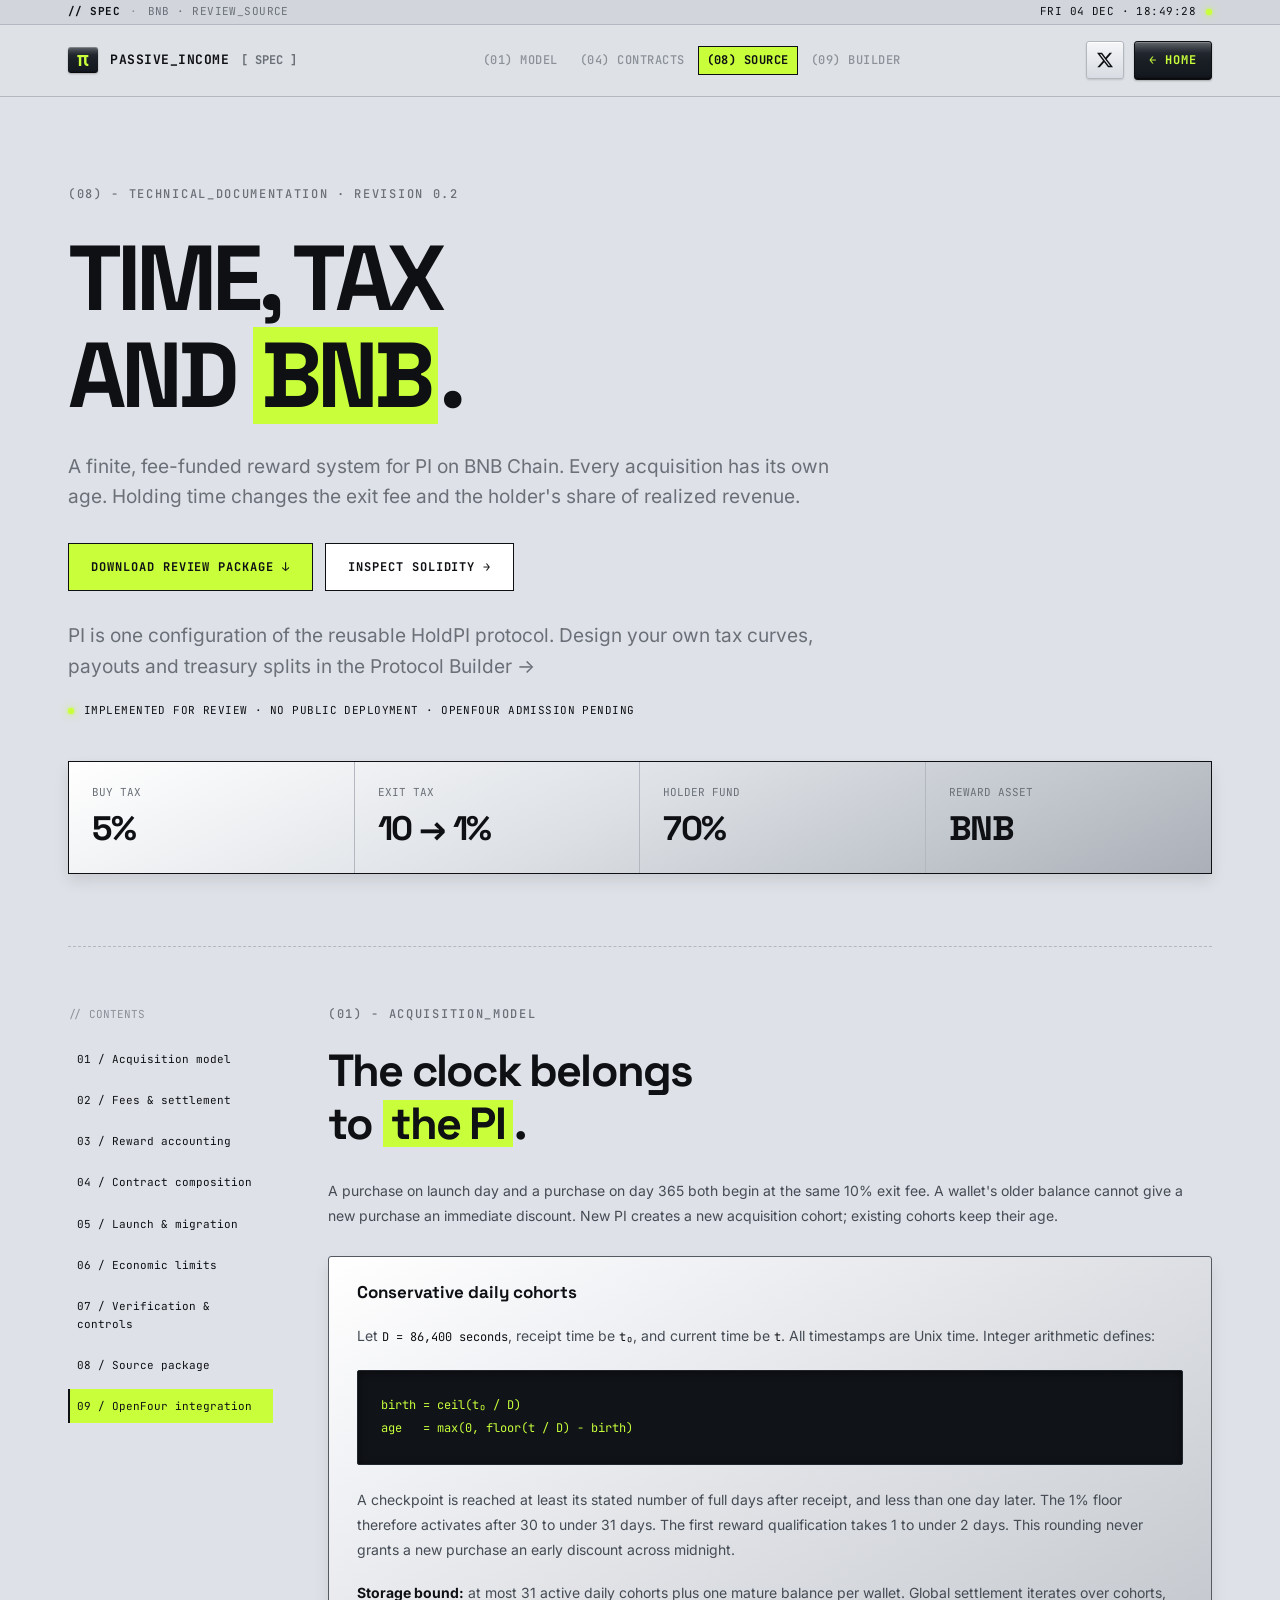
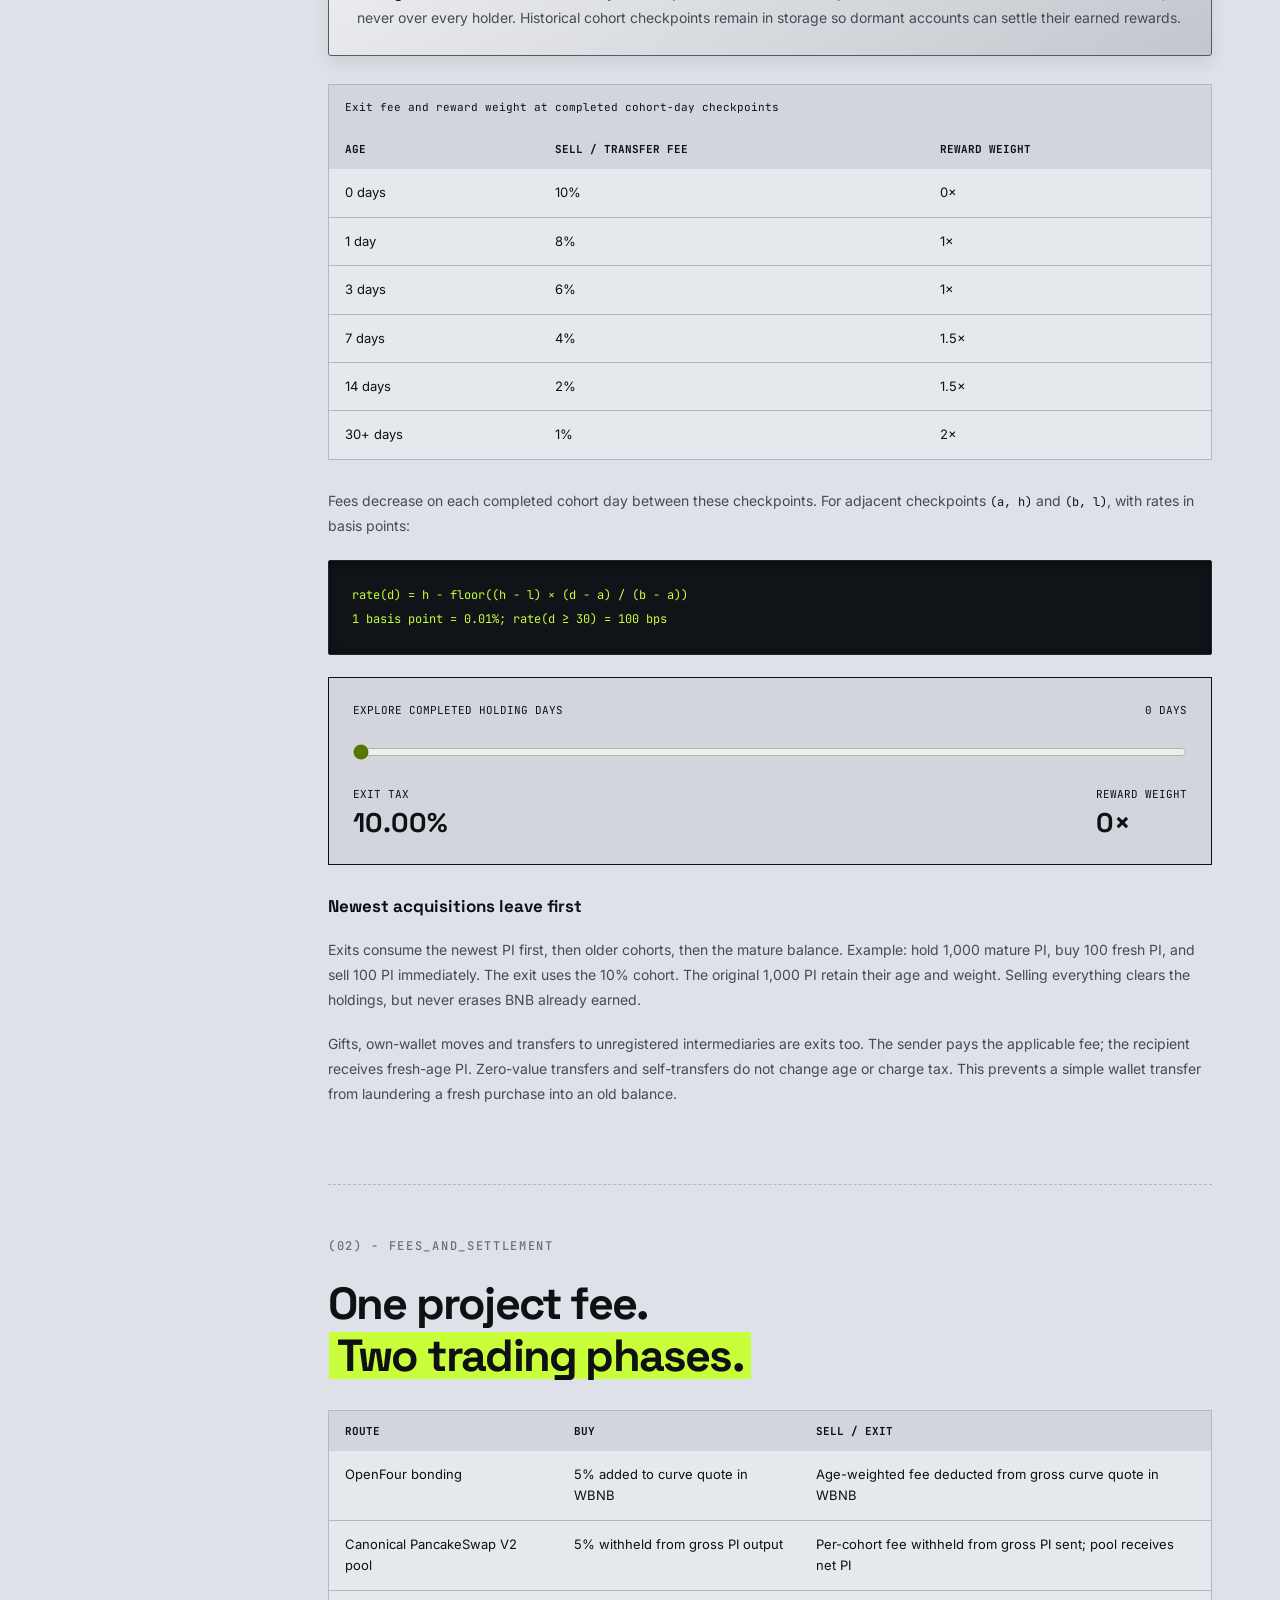
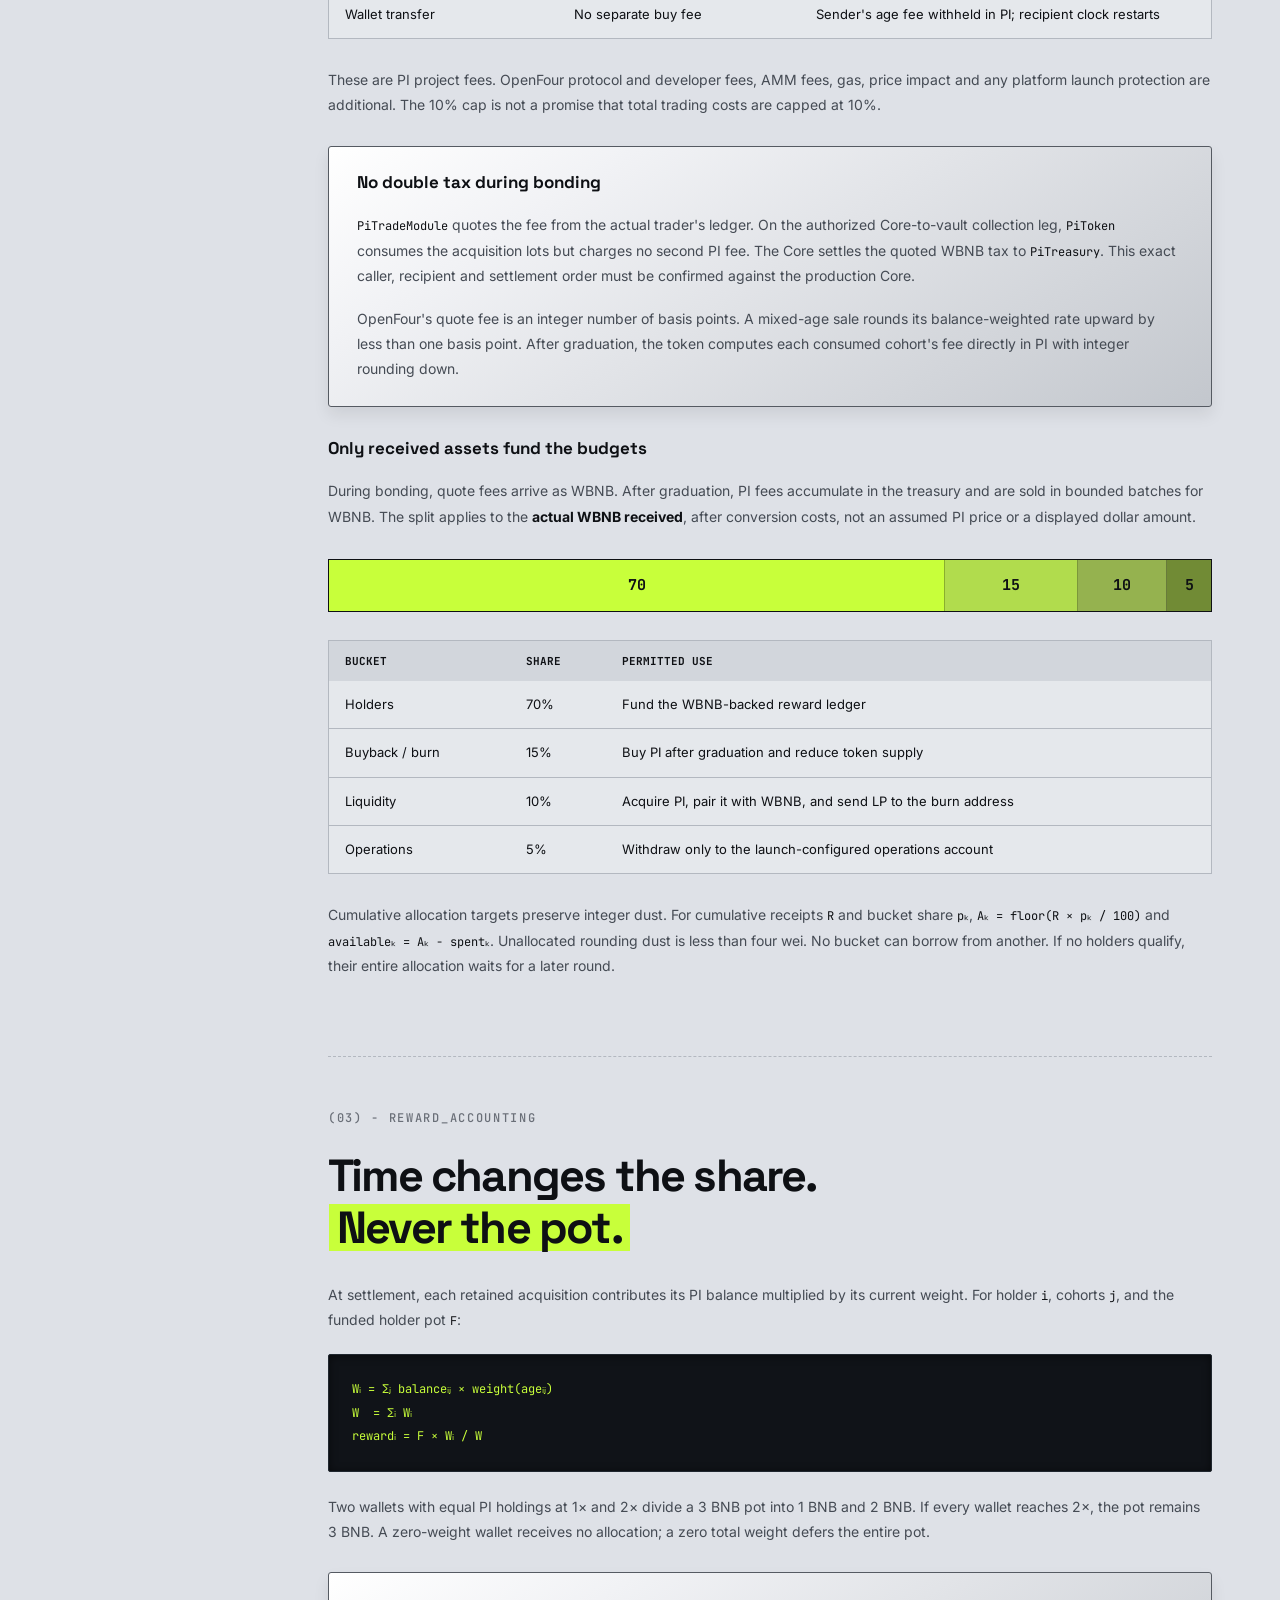
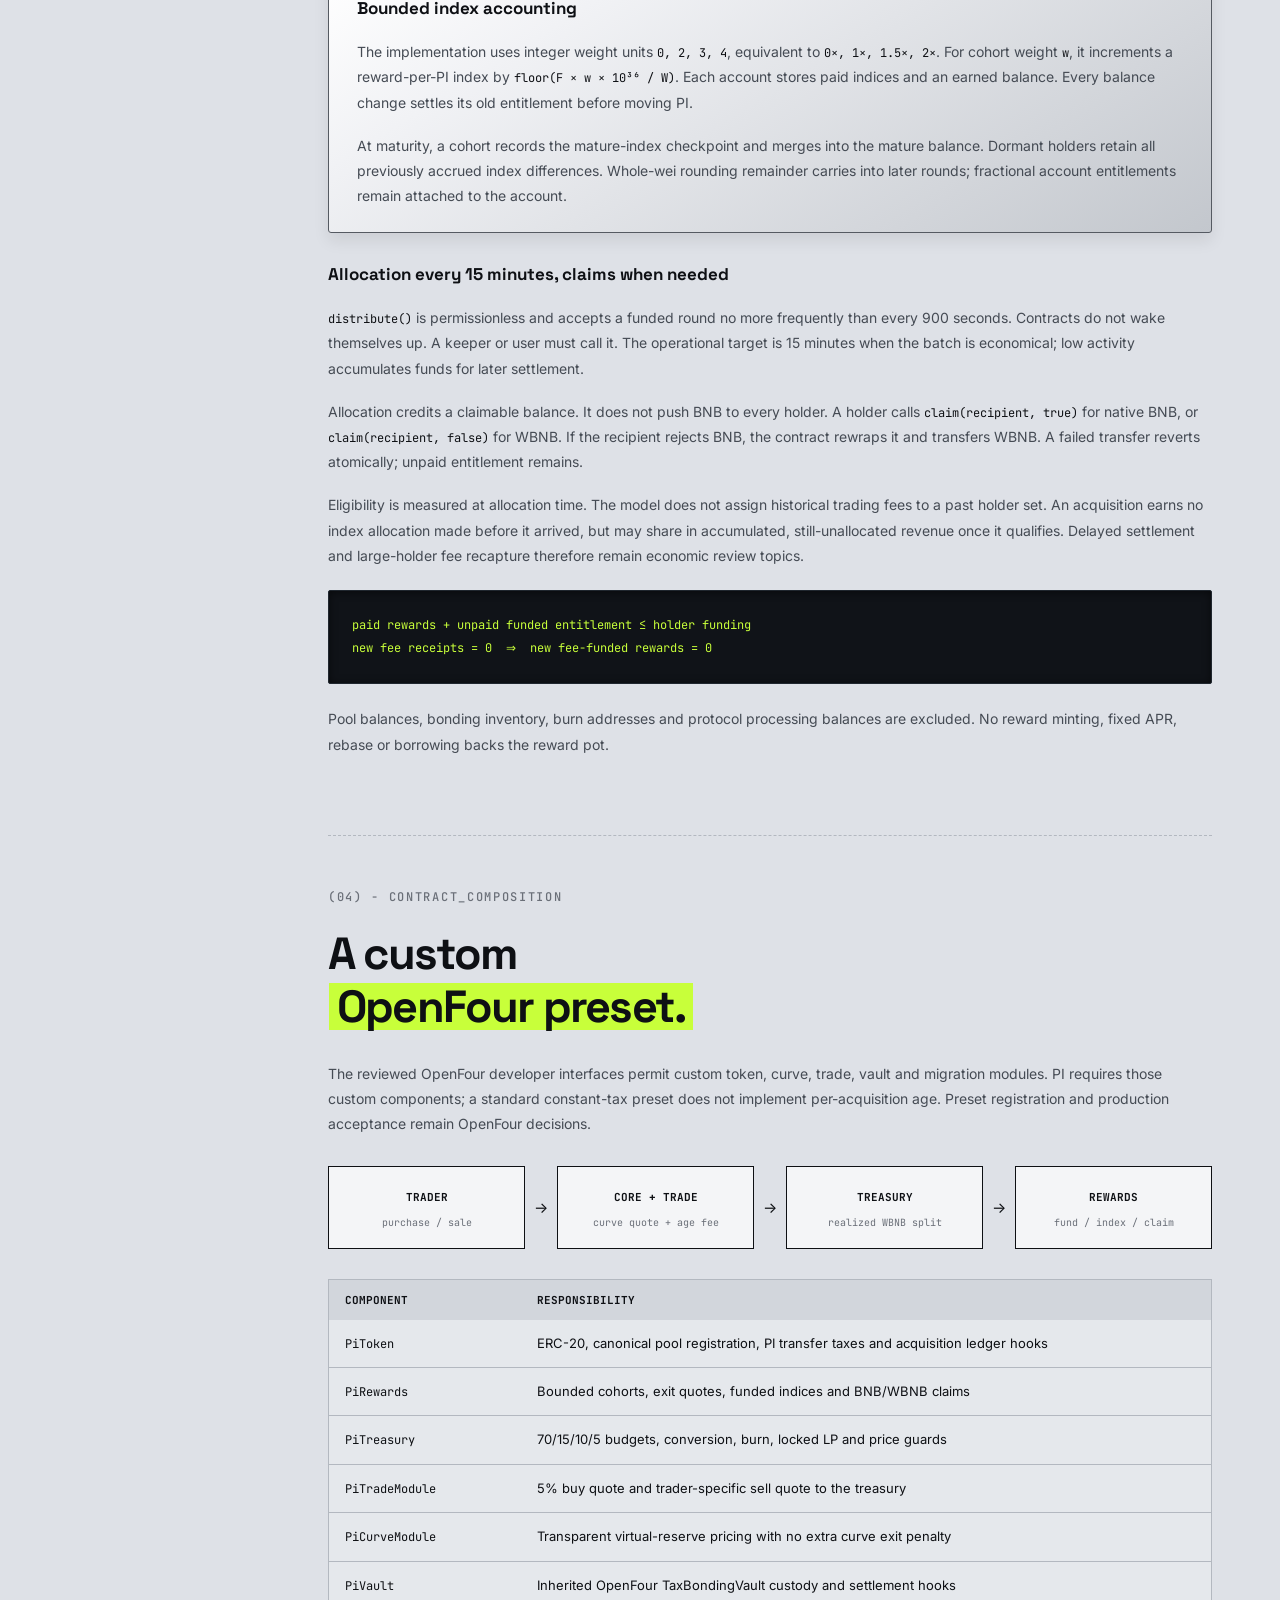
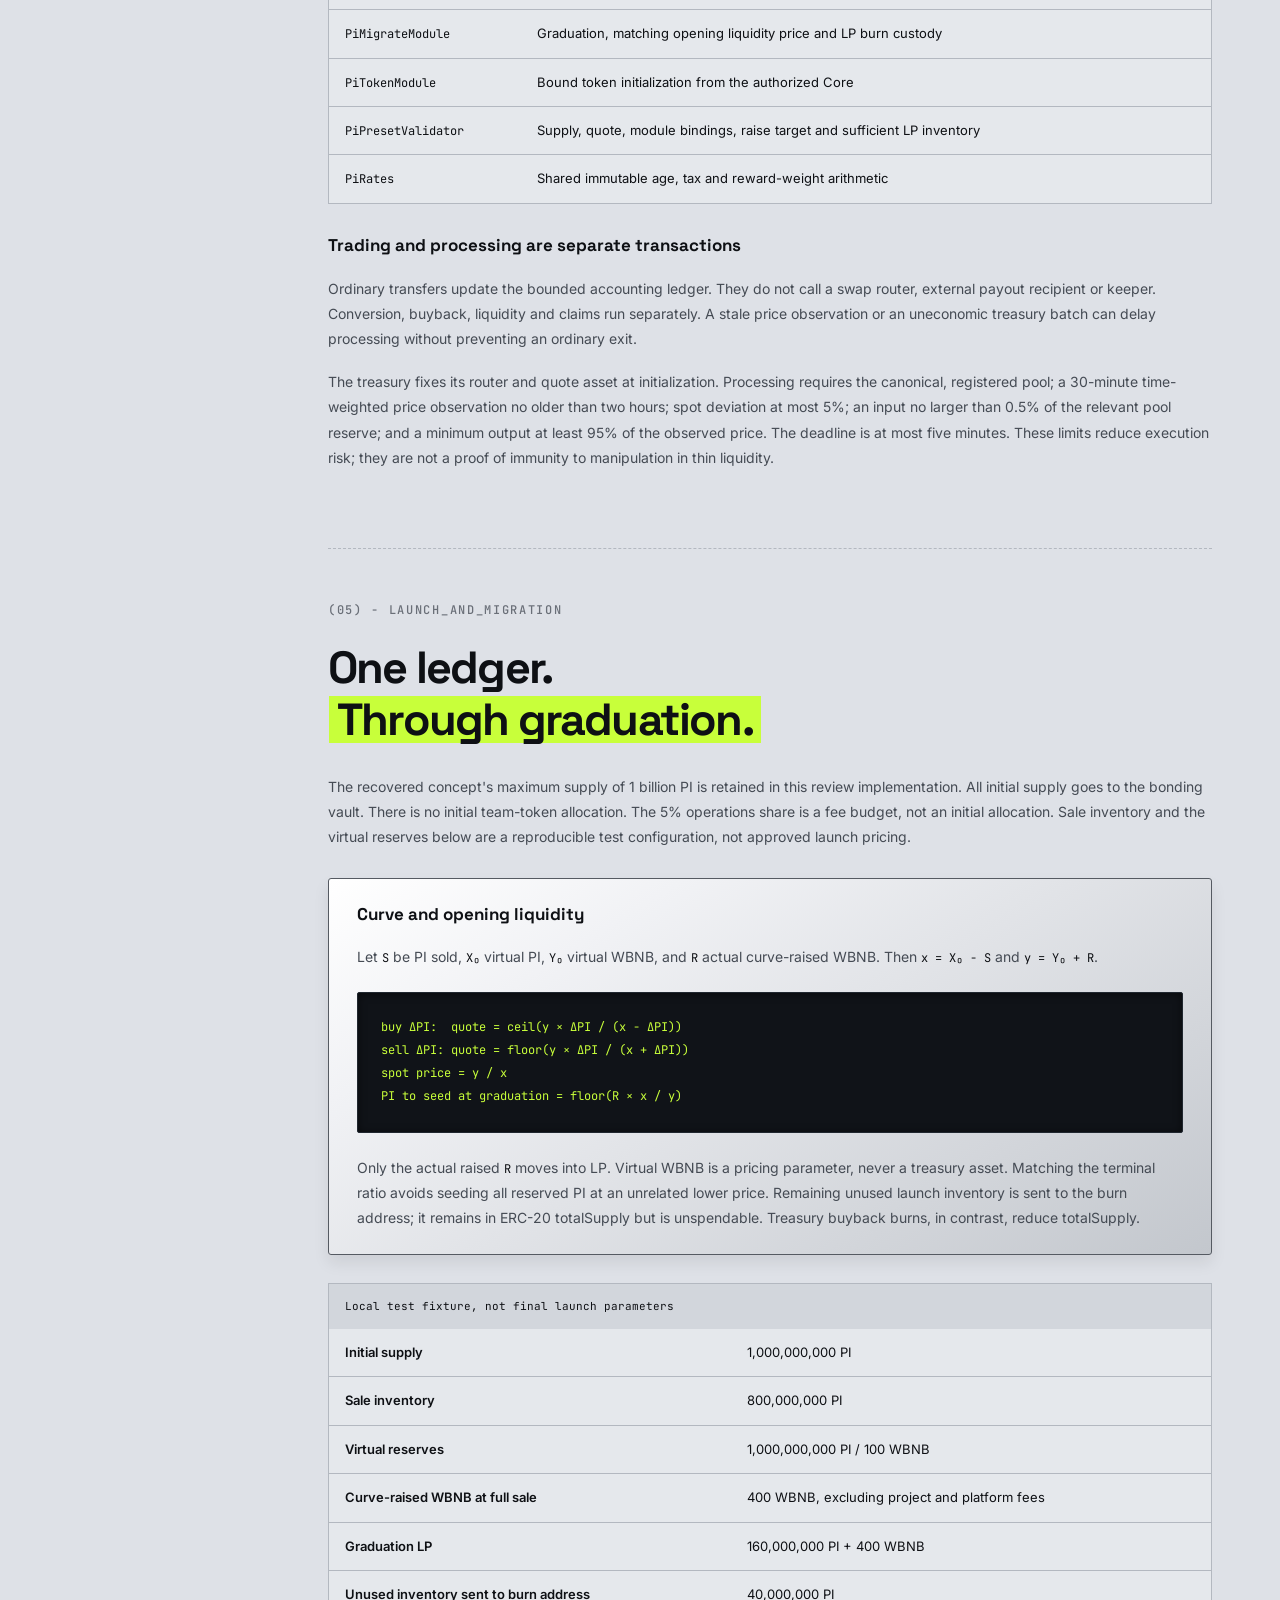
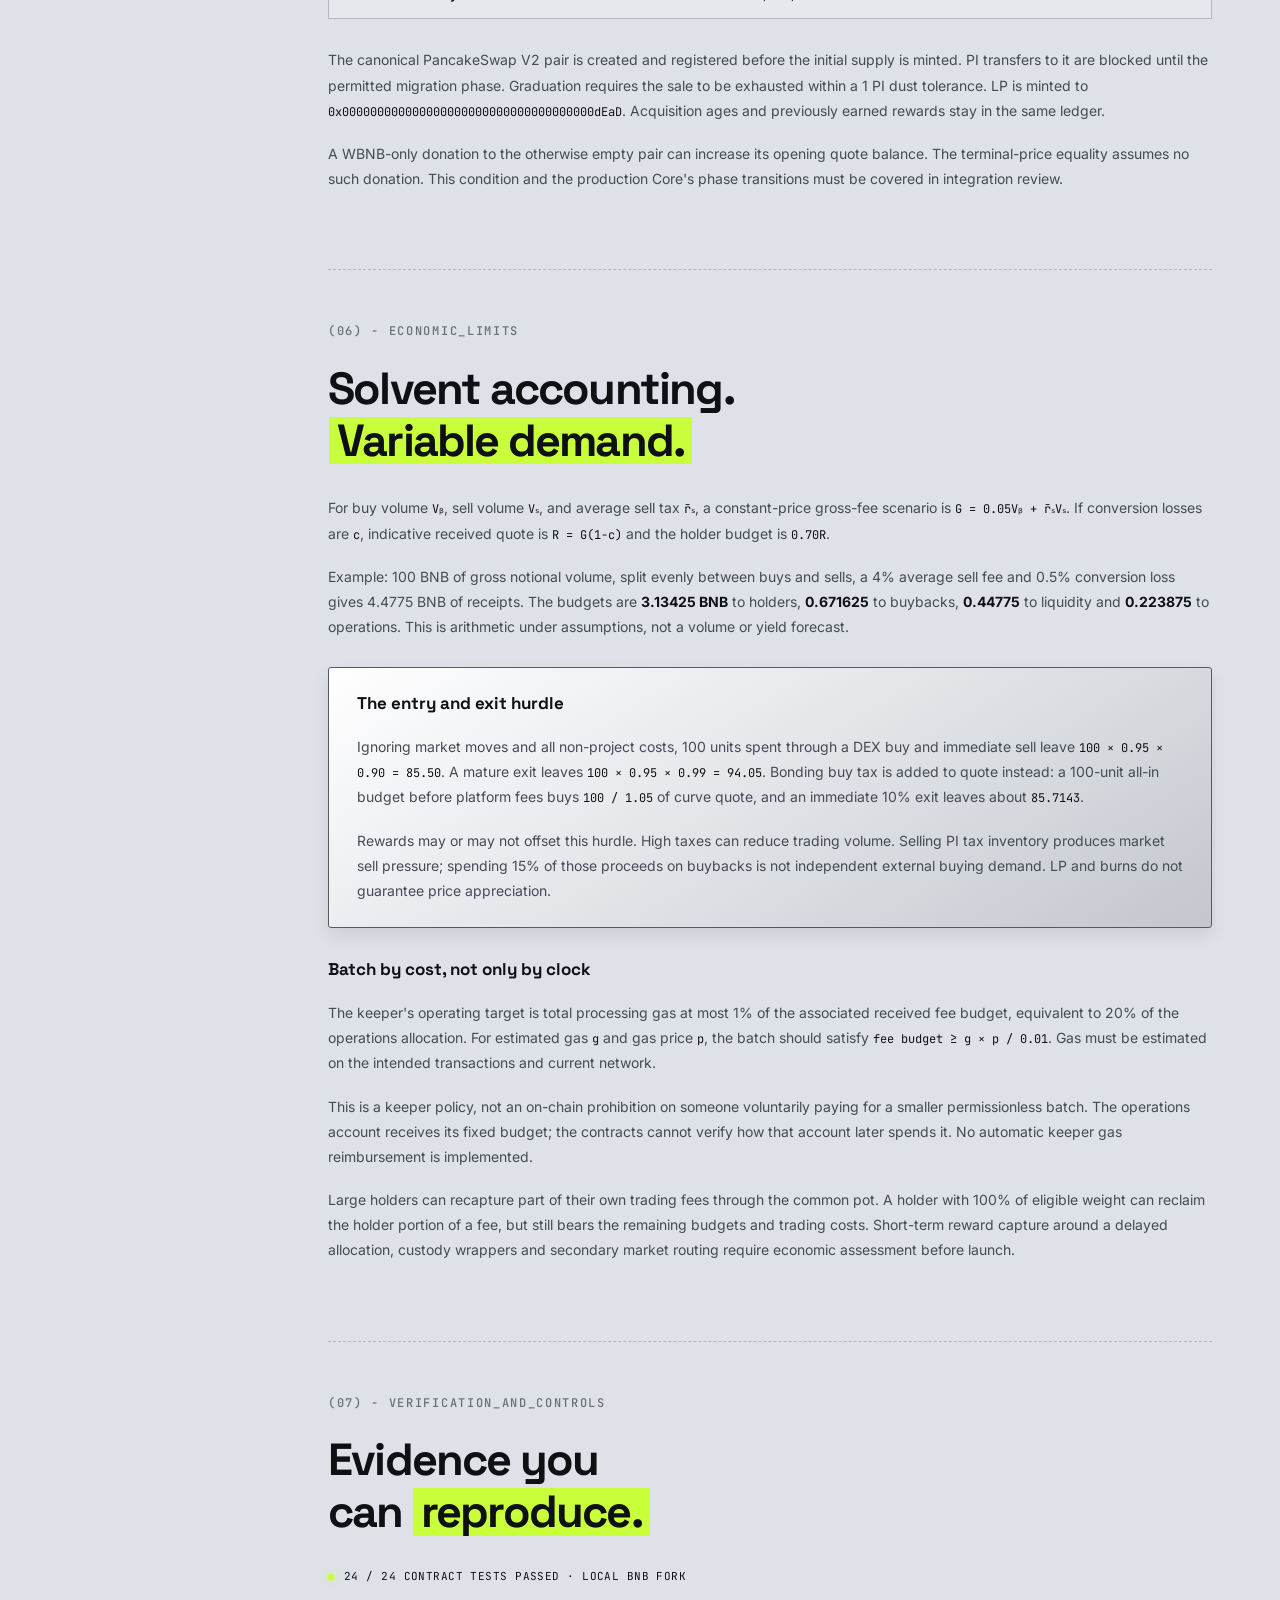
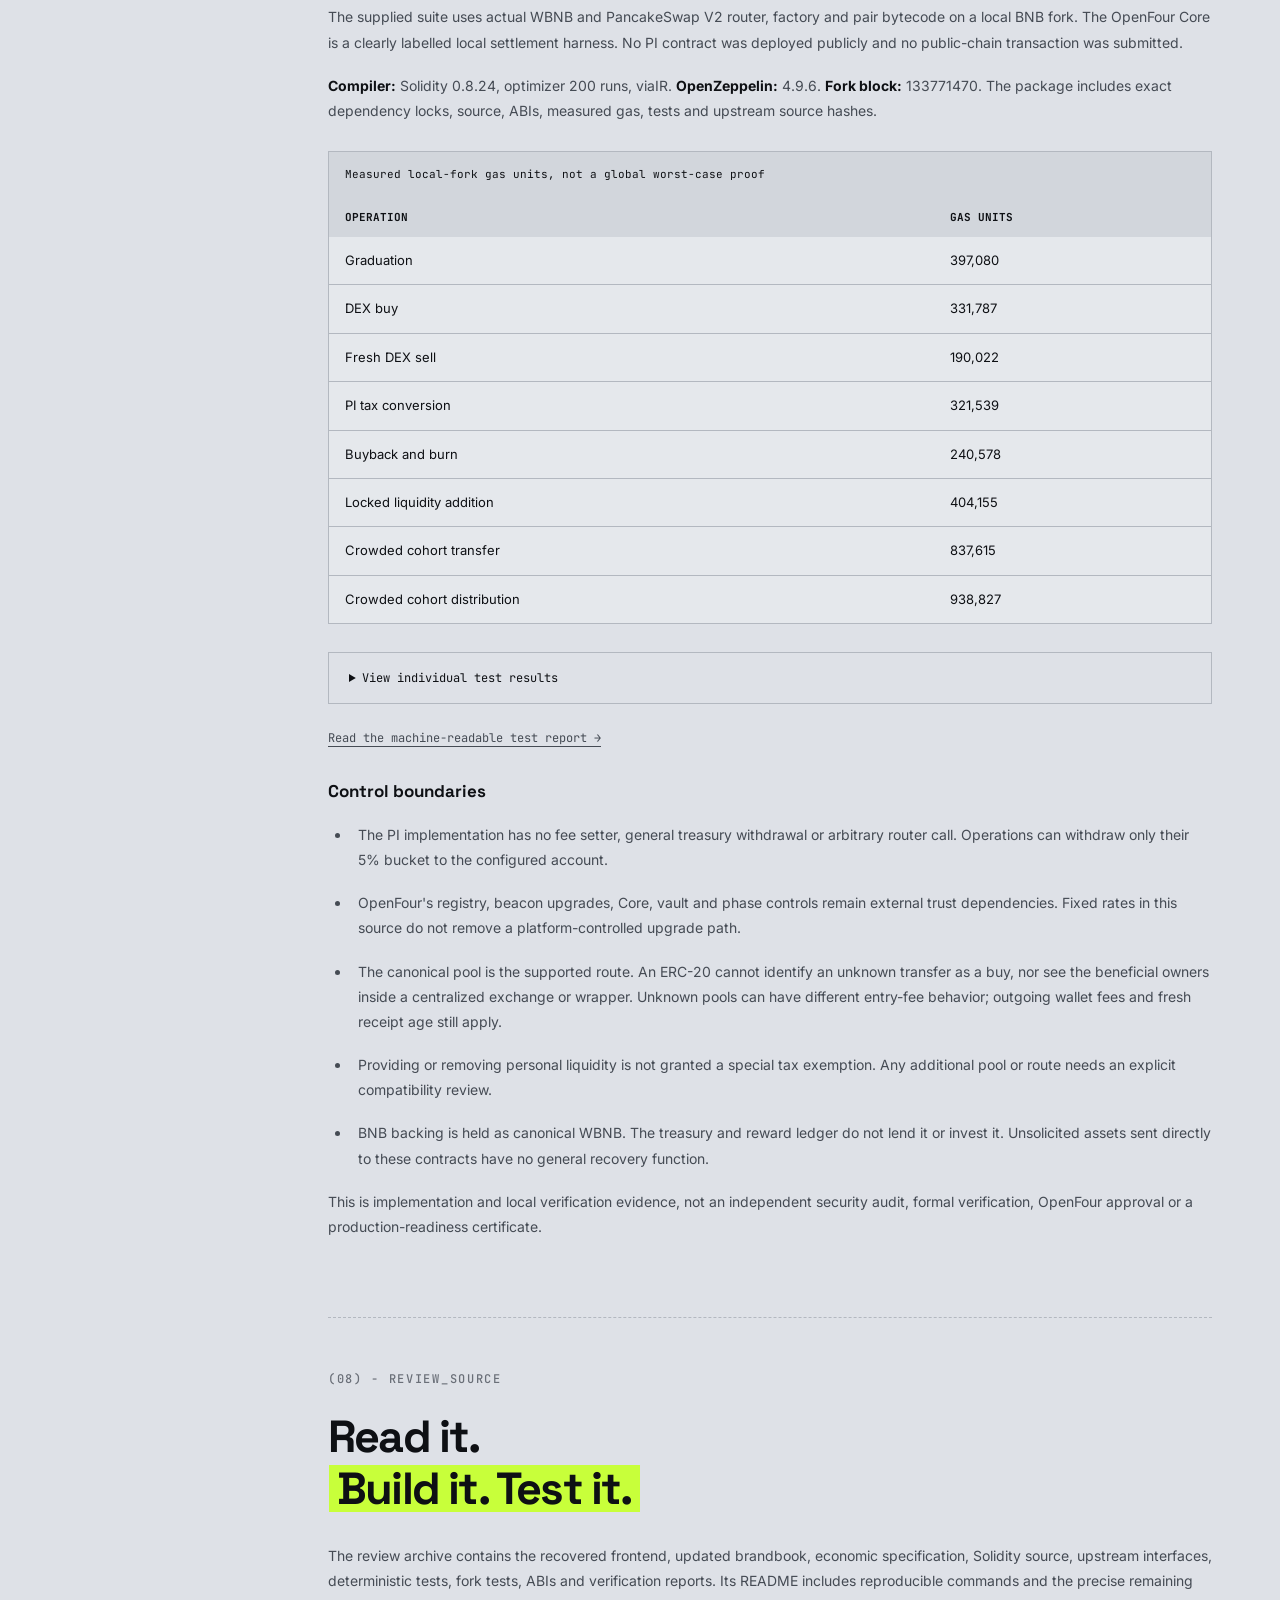
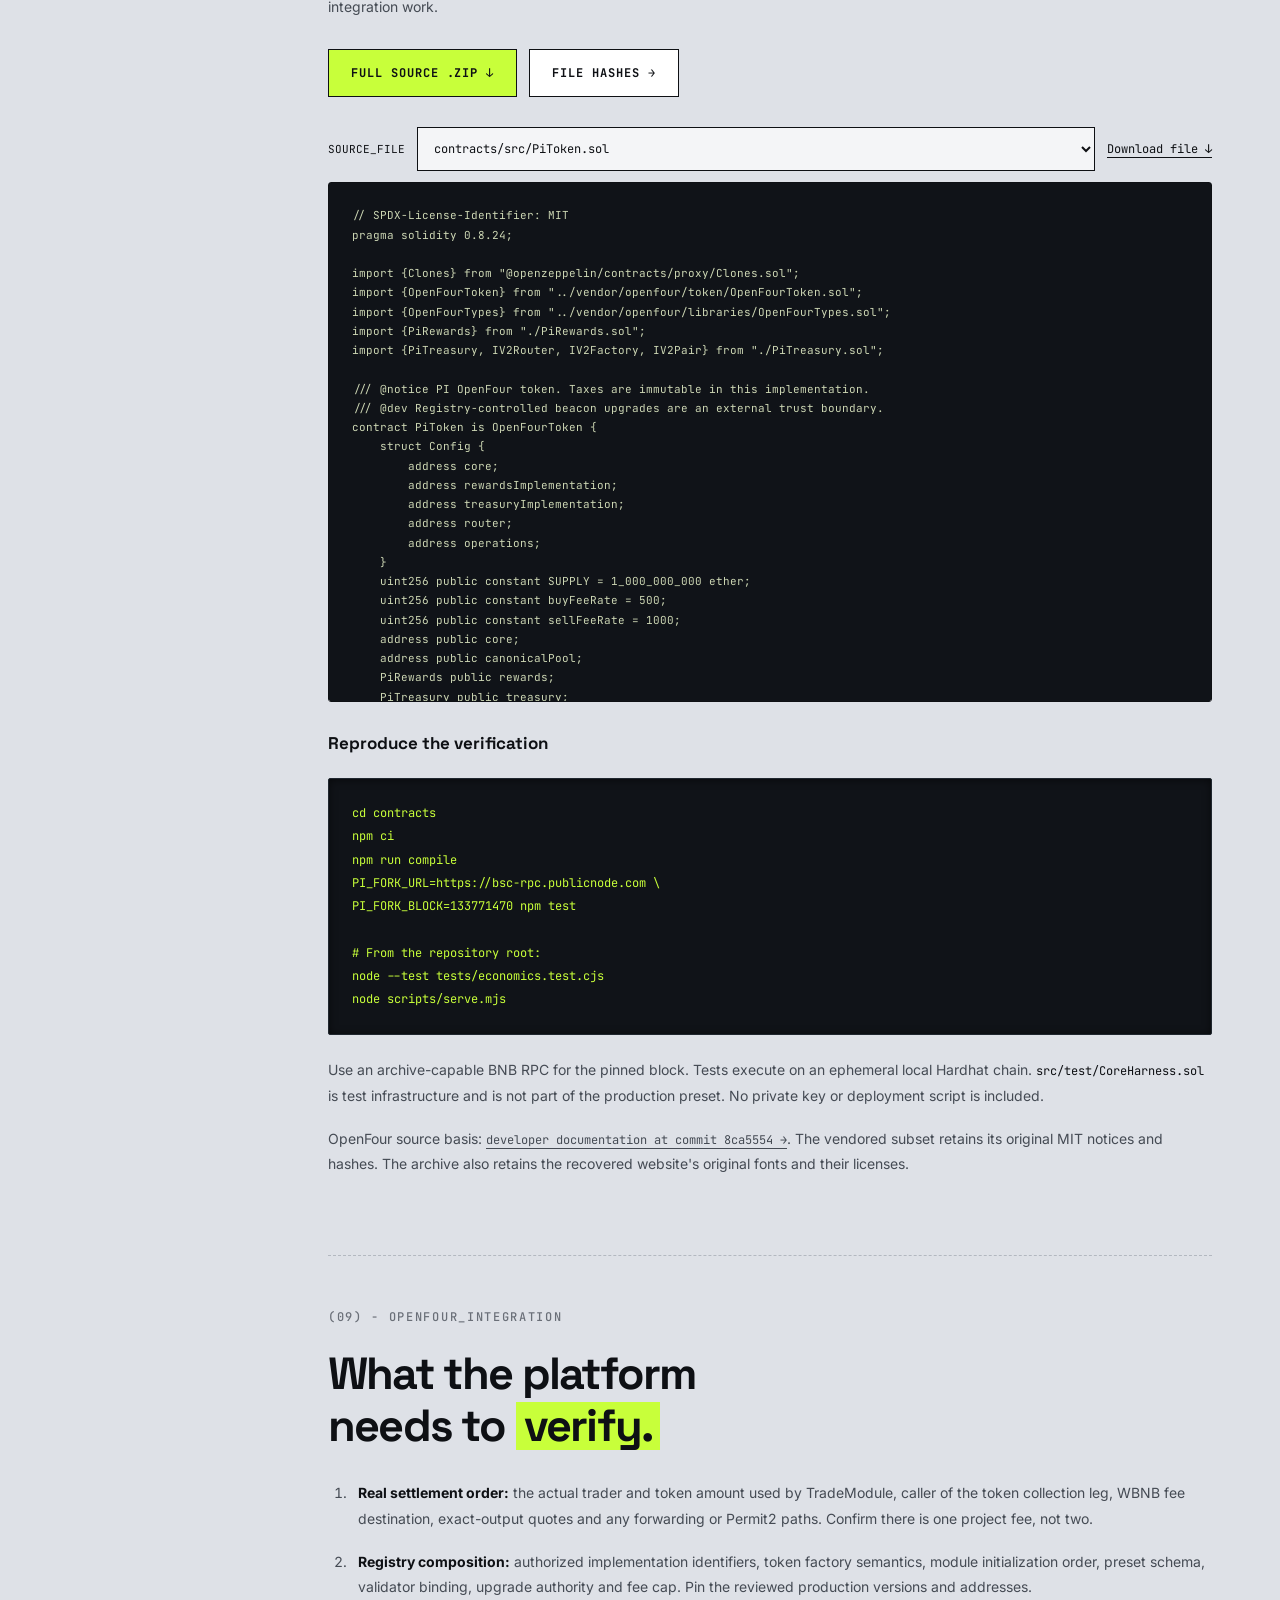
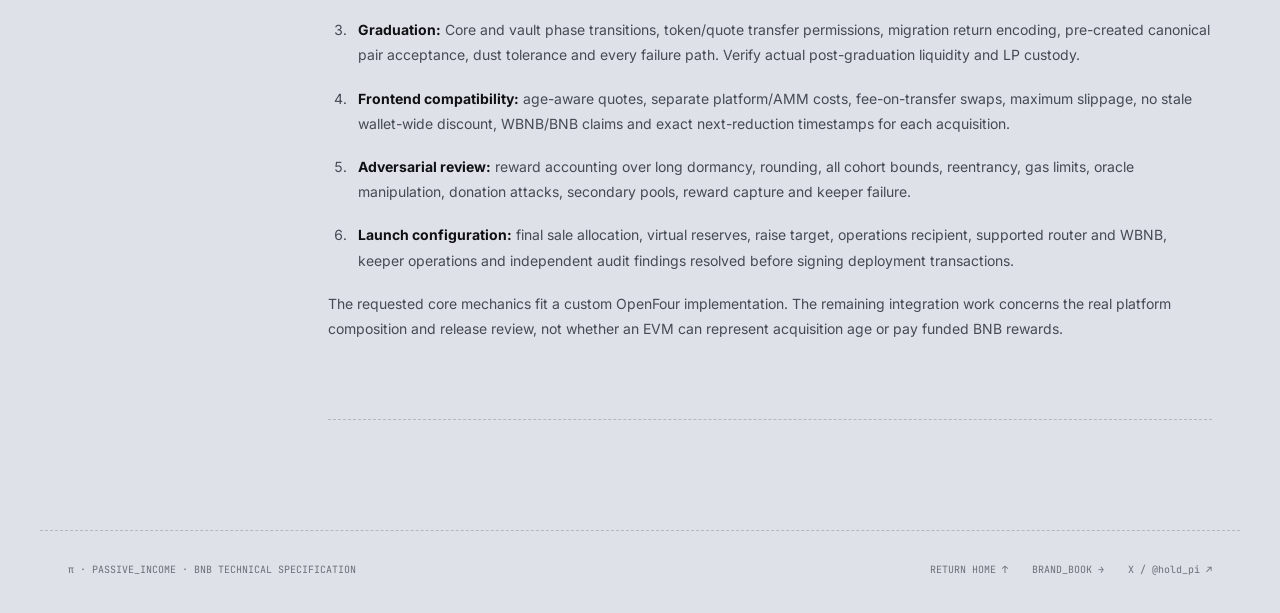
<file: docs/index.html>
<!doctype html>
<html lang="en" class="is-unlocked">
<head>
  <meta charset="utf-8" />
  <meta name="viewport" content="width=device-width, initial-scale=1" />
  <meta name="robots" content="noindex,nofollow" />
  <meta name="description" content="PI technical specification: acquisition-age exit fees, funded BNB rewards and an OpenFour review implementation." />
  <title>π - BNB Technical Specification</title>
  <link rel="icon" href="/favicon.png" />
  <link rel="stylesheet" href="/fonts.css" />
  <link rel="stylesheet" href="/styles.css" />
  <link rel="stylesheet" href="/docs.css" />
  <script src="/economics.js" defer></script>
  <script src="/script.js" defer></script>
  <script src="/docs.js" defer></script>
  <link rel="stylesheet" href="/social.css" />
</head>
<body class="docs-page">
  <div class="cursor" aria-hidden="true"></div><div class="lockon" id="lockon" aria-hidden="true"><i></i><i></i><i></i><i></i></div>
  <div id="scroll-progress" aria-hidden="true"></div>
  <div class="sysbar"><div class="sysbar-inner"><div class="sysbar-l"><span class="sb-app">// SPEC</span><span class="sb-sep">·</span><span class="sb-net">BNB · REVIEW_SOURCE</span></div><div class="sysbar-r"><span id="sb-clock">15 NOV 2026</span><span class="led led-sm"></span></div></div></div>
  <header class="top"><div class="top-inner"><a class="brand" href="/"><span class="mark">π</span><span class="brand-name">PASSIVE_INCOME</span><span class="brand-tic">[ SPEC ]</span></a><nav class="nav"><a class="nav-item" href="#model">(01) MODEL</a><a class="nav-item" href="#architecture">(04) CONTRACTS</a><a class="nav-item" href="#source">(08) SOURCE</a><a class="nav-item" href="/protocol">(09) BUILDER</a></nav><div class="top-actions"><a class="social-x" href="https://x.com/hold_pi" target="_blank" rel="noopener noreferrer" aria-label="HoldPI on X (opens in a new tab)" title="@hold_pi on X"><svg viewBox="0 0 24 24" width="16" height="16" aria-hidden="true" focusable="false"><path d="M18.901 1.153h3.68l-8.04 9.19L24 22.846h-7.406l-5.8-7.584-6.64 7.584H.47l8.6-9.835L0 1.154h7.594l5.243 6.932 6.064-6.933Zm-1.29 19.49h2.039L6.487 3.24H4.3l13.31 17.403Z"/></svg></a><a class="cta-mini" href="/">← HOME</a></div></div></header>

  <main class="container docs-shell">
    <section class="doc-cover" id="overview">
      <div class="section-num">(08) - TECHNICAL_DOCUMENTATION · REVISION 0.2</div>
      <h1>TIME, TAX<br/>AND <span class="hl hl-lime">BNB</span>.</h1>
      <p class="doc-deck">A finite, fee-funded reward system for PI on BNB Chain. Every acquisition has its own age. Holding time changes the exit fee and the holder's share of realized revenue.</p>
      <div class="doc-actions"><a class="btn btn-pri" href="/review/holdpi-bnb-review.zip" download>DOWNLOAD REVIEW PACKAGE ↓</a><a class="btn" href="#source">INSPECT SOLIDITY →</a></div>
      <p class="doc-deck">PI is one configuration of the reusable HoldPI protocol. <a href="/protocol">Design your own tax curves, payouts and treasury splits in the Protocol Builder →</a></p>
      <div class="doc-status"><span class="led led-sm"></span> IMPLEMENTED FOR REVIEW · NO PUBLIC DEPLOYMENT · OPENFOUR ADMISSION PENDING</div>
      <div class="doc-facts"><div><span>BUY TAX</span><strong>5%</strong></div><div><span>EXIT TAX</span><strong>10 → 1%</strong></div><div><span>HOLDER FUND</span><strong>70%</strong></div><div><span>REWARD ASSET</span><strong>BNB</strong></div></div>
    </section>

    <div class="doc-layout">
      <aside class="doc-index"><div>// CONTENTS</div><a href="#model">01 / Acquisition model</a><a href="#fees">02 / Fees &amp; settlement</a><a href="#rewards">03 / Reward accounting</a><a href="#architecture">04 / Contract composition</a><a href="#launch">05 / Launch &amp; migration</a><a href="#economics">06 / Economic limits</a><a href="#verification">07 / Verification &amp; controls</a><a href="#source">08 / Source package</a><a href="#integration">09 / OpenFour integration</a></aside>
      <div class="doc-main">
        <section class="doc-section" id="model">
          <div class="section-num">(01) - ACQUISITION_MODEL</div><h2>The clock belongs<br/>to <span class="hl hl-lime">the PI</span>.</h2>
          <p>A purchase on launch day and a purchase on day 365 both begin at the same 10% exit fee. A wallet's older balance cannot give a new purchase an immediate discount. New PI creates a new acquisition cohort; existing cohorts keep their age.</p>
          <div class="doc-panel"><h3>Conservative daily cohorts</h3><p>Let <code>D = 86,400 seconds</code>, receipt time be <code>t₀</code>, and current time be <code>t</code>. All timestamps are Unix time. Integer arithmetic defines:</p><pre class="equation"><code>birth = ceil(t₀ / D)
age   = max(0, floor(t / D) - birth)</code></pre><p>A checkpoint is reached at least its stated number of full days after receipt, and less than one day later. The 1% floor therefore activates after 30 to under 31 days. The first reward qualification takes 1 to under 2 days. This rounding never grants a new purchase an early discount across midnight.</p><p><strong>Storage bound:</strong> at most 31 active daily cohorts plus one mature balance per wallet. Global settlement iterates over cohorts, never over every holder. Historical cohort checkpoints remain in storage so dormant accounts can settle their earned rewards.</p></div>
          <div class="doc-table-wrap"><table><caption>Exit fee and reward weight at completed cohort-day checkpoints</caption><thead><tr><th>Age</th><th>Sell / transfer fee</th><th>Reward weight</th></tr></thead><tbody><tr><td>0 days</td><td>10%</td><td>0×</td></tr><tr><td>1 day</td><td>8%</td><td>1×</td></tr><tr><td>3 days</td><td>6%</td><td>1×</td></tr><tr><td>7 days</td><td>4%</td><td>1.5×</td></tr><tr><td>14 days</td><td>2%</td><td>1.5×</td></tr><tr><td>30+ days</td><td>1%</td><td>2×</td></tr></tbody></table></div>
          <p>Fees decrease on each completed cohort day between these checkpoints. For adjacent checkpoints <code>(a, h)</code> and <code>(b, l)</code>, with rates in basis points:</p><pre class="equation"><code>rate(d) = h - floor((h - l) × (d - a) / (b - a))
1 basis point = 0.01%; rate(d ≥ 30) = 100 bps</code></pre>
          <div class="doc-explorer"><label for="doc-day">EXPLORE COMPLETED HOLDING DAYS <output id="doc-day-label">0 DAYS</output></label><input id="doc-day" type="range" min="0" max="35" value="0"/><div><span>EXIT TAX <strong id="doc-rate">10.00%</strong></span><span>REWARD WEIGHT <strong id="doc-weight">0×</strong></span></div></div>
          <h3>Newest acquisitions leave first</h3><p>Exits consume the newest PI first, then older cohorts, then the mature balance. Example: hold 1,000 mature PI, buy 100 fresh PI, and sell 100 PI immediately. The exit uses the 10% cohort. The original 1,000 PI retain their age and weight. Selling everything clears the holdings, but never erases BNB already earned.</p><p>Gifts, own-wallet moves and transfers to unregistered intermediaries are exits too. The sender pays the applicable fee; the recipient receives fresh-age PI. Zero-value transfers and self-transfers do not change age or charge tax. This prevents a simple wallet transfer from laundering a fresh purchase into an old balance.</p>
        </section>

        <section class="doc-section" id="fees"><div class="section-num">(02) - FEES_AND_SETTLEMENT</div><h2>One project fee.<br/><span class="hl hl-lime">Two trading phases.</span></h2>
          <div class="doc-table-wrap"><table><thead><tr><th>Route</th><th>Buy</th><th>Sell / exit</th></tr></thead><tbody><tr><td>OpenFour bonding</td><td>5% added to curve quote in WBNB</td><td>Age-weighted fee deducted from gross curve quote in WBNB</td></tr><tr><td>Canonical PancakeSwap V2 pool</td><td>5% withheld from gross PI output</td><td>Per-cohort fee withheld from gross PI sent; pool receives net PI</td></tr><tr><td>Wallet transfer</td><td>No separate buy fee</td><td>Sender's age fee withheld in PI; recipient clock restarts</td></tr></tbody></table></div>
          <p>These are PI project fees. OpenFour protocol and developer fees, AMM fees, gas, price impact and any platform launch protection are additional. The 10% cap is not a promise that total trading costs are capped at 10%.</p>
          <div class="doc-panel"><h3>No double tax during bonding</h3><p><code>PiTradeModule</code> quotes the fee from the actual trader's ledger. On the authorized Core-to-vault collection leg, <code>PiToken</code> consumes the acquisition lots but charges no second PI fee. The Core settles the quoted WBNB tax to <code>PiTreasury</code>. This exact caller, recipient and settlement order must be confirmed against the production Core.</p><p>OpenFour's quote fee is an integer number of basis points. A mixed-age sale rounds its balance-weighted rate upward by less than one basis point. After graduation, the token computes each consumed cohort's fee directly in PI with integer rounding down.</p></div>
          <h3>Only received assets fund the budgets</h3><p>During bonding, quote fees arrive as WBNB. After graduation, PI fees accumulate in the treasury and are sold in bounded batches for WBNB. The split applies to the <strong>actual WBNB received</strong>, after conversion costs, not an assumed PI price or a displayed dollar amount.</p>
          <div class="doc-allocation" aria-label="Tax allocation: 70 percent holders, 15 percent buybacks and burns, 10 percent liquidity, 5 percent operations"><span style="--share:70">70</span><span style="--share:15">15</span><span style="--share:10">10</span><span style="--share:5">5</span></div>
          <div class="doc-table-wrap"><table><thead><tr><th>Bucket</th><th>Share</th><th>Permitted use</th></tr></thead><tbody><tr><td>Holders</td><td>70%</td><td>Fund the WBNB-backed reward ledger</td></tr><tr><td>Buyback / burn</td><td>15%</td><td>Buy PI after graduation and reduce token supply</td></tr><tr><td>Liquidity</td><td>10%</td><td>Acquire PI, pair it with WBNB, and send LP to the burn address</td></tr><tr><td>Operations</td><td>5%</td><td>Withdraw only to the launch-configured operations account</td></tr></tbody></table></div>
          <p>Cumulative allocation targets preserve integer dust. For cumulative receipts <code>R</code> and bucket share <code>pₖ</code>, <code>Aₖ = floor(R × pₖ / 100)</code> and <code>availableₖ = Aₖ - spentₖ</code>. Unallocated rounding dust is less than four wei. No bucket can borrow from another. If no holders qualify, their entire allocation waits for a later round.</p>
        </section>

        <section class="doc-section" id="rewards"><div class="section-num">(03) - REWARD_ACCOUNTING</div><h2>Time changes the share.<br/><span class="hl hl-lime">Never the pot.</span></h2>
          <p>At settlement, each retained acquisition contributes its PI balance multiplied by its current weight. For holder <code>i</code>, cohorts <code>j</code>, and the funded holder pot <code>F</code>:</p><pre class="equation"><code>Wᵢ = Σⱼ balanceᵢⱼ × weight(ageᵢⱼ)
W  = Σᵢ Wᵢ
rewardᵢ = F × Wᵢ / W</code></pre>
          <p>Two wallets with equal PI holdings at 1× and 2× divide a 3 BNB pot into 1 BNB and 2 BNB. If every wallet reaches 2×, the pot remains 3 BNB. A zero-weight wallet receives no allocation; a zero total weight defers the entire pot.</p>
          <div class="doc-panel"><h3>Bounded index accounting</h3><p>The implementation uses integer weight units <code>0, 2, 3, 4</code>, equivalent to <code>0×, 1×, 1.5×, 2×</code>. For cohort weight <code>w</code>, it increments a reward-per-PI index by <code>floor(F × w × 10³⁶ / W)</code>. Each account stores paid indices and an earned balance. Every balance change settles its old entitlement before moving PI.</p><p>At maturity, a cohort records the mature-index checkpoint and merges into the mature balance. Dormant holders retain all previously accrued index differences. Whole-wei rounding remainder carries into later rounds; fractional account entitlements remain attached to the account.</p></div>
          <h3>Allocation every 15 minutes, claims when needed</h3><p><code>distribute()</code> is permissionless and accepts a funded round no more frequently than every 900 seconds. Contracts do not wake themselves up. A keeper or user must call it. The operational target is 15 minutes when the batch is economical; low activity accumulates funds for later settlement.</p><p>Allocation credits a claimable balance. It does not push BNB to every holder. A holder calls <code>claim(recipient, true)</code> for native BNB, or <code>claim(recipient, false)</code> for WBNB. If the recipient rejects BNB, the contract rewraps it and transfers WBNB. A failed transfer reverts atomically; unpaid entitlement remains.</p>
          <p>Eligibility is measured at allocation time. The model does not assign historical trading fees to a past holder set. An acquisition earns no index allocation made before it arrived, but may share in accumulated, still-unallocated revenue once it qualifies. Delayed settlement and large-holder fee recapture therefore remain economic review topics.</p>
          <pre class="equation"><code>paid rewards + unpaid funded entitlement ≤ holder funding
new fee receipts = 0  ⇒  new fee-funded rewards = 0</code></pre><p>Pool balances, bonding inventory, burn addresses and protocol processing balances are excluded. No reward minting, fixed APR, rebase or borrowing backs the reward pot.</p>
        </section>

        <section class="doc-section" id="architecture"><div class="section-num">(04) - CONTRACT_COMPOSITION</div><h2>A custom<br/><span class="hl hl-lime">OpenFour preset.</span></h2>
          <p>The reviewed OpenFour developer interfaces permit custom token, curve, trade, vault and migration modules. PI requires those custom components; a standard constant-tax preset does not implement per-acquisition age. Preset registration and production acceptance remain OpenFour decisions.</p>
          <div class="doc-pipeline"><div><b>TRADER</b><small>purchase / sale</small></div><span>→</span><div><b>CORE + TRADE</b><small>curve quote + age fee</small></div><span>→</span><div><b>TREASURY</b><small>realized WBNB split</small></div><span>→</span><div><b>REWARDS</b><small>fund / index / claim</small></div></div>
          <div class="doc-table-wrap"><table><thead><tr><th>Component</th><th>Responsibility</th></tr></thead><tbody><tr><td><code>PiToken</code></td><td>ERC-20, canonical pool registration, PI transfer taxes and acquisition ledger hooks</td></tr><tr><td><code>PiRewards</code></td><td>Bounded cohorts, exit quotes, funded indices and BNB/WBNB claims</td></tr><tr><td><code>PiTreasury</code></td><td>70/15/10/5 budgets, conversion, burn, locked LP and price guards</td></tr><tr><td><code>PiTradeModule</code></td><td>5% buy quote and trader-specific sell quote to the treasury</td></tr><tr><td><code>PiCurveModule</code></td><td>Transparent virtual-reserve pricing with no extra curve exit penalty</td></tr><tr><td><code>PiVault</code></td><td>Inherited OpenFour TaxBondingVault custody and settlement hooks</td></tr><tr><td><code>PiMigrateModule</code></td><td>Graduation, matching opening liquidity price and LP burn custody</td></tr><tr><td><code>PiTokenModule</code></td><td>Bound token initialization from the authorized Core</td></tr><tr><td><code>PiPresetValidator</code></td><td>Supply, quote, module bindings, raise target and sufficient LP inventory</td></tr><tr><td><code>PiRates</code></td><td>Shared immutable age, tax and reward-weight arithmetic</td></tr></tbody></table></div>
          <h3>Trading and processing are separate transactions</h3><p>Ordinary transfers update the bounded accounting ledger. They do not call a swap router, external payout recipient or keeper. Conversion, buyback, liquidity and claims run separately. A stale price observation or an uneconomic treasury batch can delay processing without preventing an ordinary exit.</p>
          <p>The treasury fixes its router and quote asset at initialization. Processing requires the canonical, registered pool; a 30-minute time-weighted price observation no older than two hours; spot deviation at most 5%; an input no larger than 0.5% of the relevant pool reserve; and a minimum output at least 95% of the observed price. The deadline is at most five minutes. These limits reduce execution risk; they are not a proof of immunity to manipulation in thin liquidity.</p>
        </section>

        <section class="doc-section" id="launch"><div class="section-num">(05) - LAUNCH_AND_MIGRATION</div><h2>One ledger.<br/><span class="hl hl-lime">Through graduation.</span></h2>
          <p>The recovered concept's maximum supply of 1 billion PI is retained in this review implementation. All initial supply goes to the bonding vault. There is no initial team-token allocation. The 5% operations share is a fee budget, not an initial allocation. Sale inventory and the virtual reserves below are a reproducible test configuration, not approved launch pricing.</p>
          <div class="doc-panel"><h3>Curve and opening liquidity</h3><p>Let <code>S</code> be PI sold, <code>X₀</code> virtual PI, <code>Y₀</code> virtual WBNB, and <code>R</code> actual curve-raised WBNB. Then <code>x = X₀ - S</code> and <code>y = Y₀ + R</code>.</p><pre class="equation"><code>buy ΔPI:  quote = ceil(y × ΔPI / (x - ΔPI))
sell ΔPI: quote = floor(y × ΔPI / (x + ΔPI))
spot price = y / x
PI to seed at graduation = floor(R × x / y)</code></pre><p>Only the actual raised <code>R</code> moves into LP. Virtual WBNB is a pricing parameter, never a treasury asset. Matching the terminal ratio avoids seeding all reserved PI at an unrelated lower price. Remaining unused launch inventory is sent to the burn address; it remains in ERC-20 totalSupply but is unspendable. Treasury buyback burns, in contrast, reduce totalSupply.</p></div>
          <div class="doc-table-wrap"><table><caption>Local test fixture, not final launch parameters</caption><tbody><tr><th>Initial supply</th><td>1,000,000,000 PI</td></tr><tr><th>Sale inventory</th><td>800,000,000 PI</td></tr><tr><th>Virtual reserves</th><td>1,000,000,000 PI / 100 WBNB</td></tr><tr><th>Curve-raised WBNB at full sale</th><td>400 WBNB, excluding project and platform fees</td></tr><tr><th>Graduation LP</th><td>160,000,000 PI + 400 WBNB</td></tr><tr><th>Unused inventory sent to burn address</th><td>40,000,000 PI</td></tr></tbody></table></div>
          <p>The canonical PancakeSwap V2 pair is created and registered before the initial supply is minted. PI transfers to it are blocked until the permitted migration phase. Graduation requires the sale to be exhausted within a 1 PI dust tolerance. LP is minted to <code>0x000000000000000000000000000000000000dEaD</code>. Acquisition ages and previously earned rewards stay in the same ledger.</p><p>A WBNB-only donation to the otherwise empty pair can increase its opening quote balance. The terminal-price equality assumes no such donation. This condition and the production Core's phase transitions must be covered in integration review.</p>
        </section>

        <section class="doc-section" id="economics"><div class="section-num">(06) - ECONOMIC_LIMITS</div><h2>Solvent accounting.<br/><span class="hl hl-lime">Variable demand.</span></h2>
          <p>For buy volume <code>Vᵦ</code>, sell volume <code>Vₛ</code>, and average sell tax <code>r̄ₛ</code>, a constant-price gross-fee scenario is <code>G = 0.05Vᵦ + r̄ₛVₛ</code>. If conversion losses are <code>c</code>, indicative received quote is <code>R = G(1-c)</code> and the holder budget is <code>0.70R</code>.</p><p>Example: 100 BNB of gross notional volume, split evenly between buys and sells, a 4% average sell fee and 0.5% conversion loss gives 4.4775 BNB of receipts. The budgets are <strong>3.13425 BNB</strong> to holders, <strong>0.671625</strong> to buybacks, <strong>0.44775</strong> to liquidity and <strong>0.223875</strong> to operations. This is arithmetic under assumptions, not a volume or yield forecast.</p>
          <div class="doc-panel"><h3>The entry and exit hurdle</h3><p>Ignoring market moves and all non-project costs, 100 units spent through a DEX buy and immediate sell leave <code>100 × 0.95 × 0.90 = 85.50</code>. A mature exit leaves <code>100 × 0.95 × 0.99 = 94.05</code>. Bonding buy tax is added to quote instead: a 100-unit all-in budget before platform fees buys <code>100 / 1.05</code> of curve quote, and an immediate 10% exit leaves about <code>85.7143</code>.</p><p>Rewards may or may not offset this hurdle. High taxes can reduce trading volume. Selling PI tax inventory produces market sell pressure; spending 15% of those proceeds on buybacks is not independent external buying demand. LP and burns do not guarantee price appreciation.</p></div>
          <h3>Batch by cost, not only by clock</h3><p>The keeper's operating target is total processing gas at most 1% of the associated received fee budget, equivalent to 20% of the operations allocation. For estimated gas <code>g</code> and gas price <code>p</code>, the batch should satisfy <code>fee budget ≥ g × p / 0.01</code>. Gas must be estimated on the intended transactions and current network.</p><p>This is a keeper policy, not an on-chain prohibition on someone voluntarily paying for a smaller permissionless batch. The operations account receives its fixed budget; the contracts cannot verify how that account later spends it. No automatic keeper gas reimbursement is implemented.</p><p>Large holders can recapture part of their own trading fees through the common pot. A holder with 100% of eligible weight can reclaim the holder portion of a fee, but still bears the remaining budgets and trading costs. Short-term reward capture around a delayed allocation, custody wrappers and secondary market routing require economic assessment before launch.</p>
        </section>

        <section class="doc-section" id="verification"><div class="section-num">(07) - VERIFICATION_AND_CONTROLS</div><h2>Evidence you<br/>can <span class="hl hl-lime">reproduce.</span></h2>
          <div class="doc-status"><span class="led led-sm"></span><span id="test-count">TEST REPORT LOADING</span></div><p>The supplied suite uses actual WBNB and PancakeSwap V2 router, factory and pair bytecode on a local BNB fork. The OpenFour Core is a clearly labelled local settlement harness. No PI contract was deployed publicly and no public-chain transaction was submitted.</p>
          <p><strong>Compiler:</strong> Solidity 0.8.24, optimizer 200 runs, viaIR. <strong>OpenZeppelin:</strong> 4.9.6. <strong>Fork block:</strong> 133771470. The package includes exact dependency locks, source, ABIs, measured gas, tests and upstream source hashes.</p>
          <div class="doc-table-wrap"><table><caption>Measured local-fork gas units, not a global worst-case proof</caption><thead><tr><th>Operation</th><th>Gas units</th></tr></thead><tbody id="gas-results"><tr><td>Loading verified report</td><td>...</td></tr></tbody></table></div>
          <details class="doc-details"><summary>View individual test results</summary><ol id="test-results"></ol></details><p><a class="doc-link" href="/review/contract-verification.json">Read the machine-readable test report →</a></p>
          <h3>Control boundaries</h3><ul class="doc-list"><li>The PI implementation has no fee setter, general treasury withdrawal or arbitrary router call. Operations can withdraw only their 5% bucket to the configured account.</li><li>OpenFour's registry, beacon upgrades, Core, vault and phase controls remain external trust dependencies. Fixed rates in this source do not remove a platform-controlled upgrade path.</li><li>The canonical pool is the supported route. An ERC-20 cannot identify an unknown transfer as a buy, nor see the beneficial owners inside a centralized exchange or wrapper. Unknown pools can have different entry-fee behavior; outgoing wallet fees and fresh receipt age still apply.</li><li>Providing or removing personal liquidity is not granted a special tax exemption. Any additional pool or route needs an explicit compatibility review.</li><li>BNB backing is held as canonical WBNB. The treasury and reward ledger do not lend it or invest it. Unsolicited assets sent directly to these contracts have no general recovery function.</li></ul>
          <p>This is implementation and local verification evidence, not an independent security audit, formal verification, OpenFour approval or a production-readiness certificate.</p>
        </section>

        <section class="doc-section" id="source"><div class="section-num">(08) - REVIEW_SOURCE</div><h2>Read it.<br/><span class="hl hl-lime">Build it. Test it.</span></h2><p>The review archive contains the recovered frontend, updated brandbook, economic specification, Solidity source, upstream interfaces, deterministic tests, fork tests, ABIs and verification reports. Its README includes reproducible commands and the precise remaining integration work.</p><div class="doc-actions"><a class="btn btn-pri" href="/review/holdpi-bnb-review.zip" download>FULL SOURCE .ZIP ↓</a><a class="btn" href="/review/manifest.json">FILE HASHES →</a></div>
          <div class="source-toolbar"><label for="source-file">SOURCE_FILE</label><select id="source-file"><option value="">Loading source manifest...</option></select><a id="source-download" class="doc-link" href="/review/manifest.json" download>Download file ↓</a></div><pre class="source-code" tabindex="0"><code id="source-code">Loading review source...</code></pre>
          <h3>Reproduce the verification</h3><pre class="equation"><code>cd contracts
npm ci
npm run compile
PI_FORK_URL=https://bsc-rpc.publicnode.com \
PI_FORK_BLOCK=133771470 npm test

# From the repository root:
node --test tests/economics.test.cjs
node scripts/serve.mjs</code></pre>
          <p>Use an archive-capable BNB RPC for the pinned block. Tests execute on an ephemeral local Hardhat chain. <code>src/test/CoreHarness.sol</code> is test infrastructure and is not part of the production preset. No private key or deployment script is included.</p>
          <p>OpenFour source basis: <a class="doc-link" href="https://github.com/four-meme-community/openfour-docs/tree/8ca5554df22ad511126d8547c212fa161ecf19ee/developer" target="_blank" rel="noopener noreferrer">developer documentation at commit 8ca5554 →</a>. The vendored subset retains its original MIT notices and hashes. The archive also retains the recovered website's original fonts and their licenses.</p>
        </section>

        <section class="doc-section" id="integration"><div class="section-num">(09) - OPENFOUR_INTEGRATION</div><h2>What the platform<br/>needs to <span class="hl hl-lime">verify.</span></h2><ol class="doc-list"><li><strong>Real settlement order:</strong> the actual trader and token amount used by TradeModule, caller of the token collection leg, WBNB fee destination, exact-output quotes and any forwarding or Permit2 paths. Confirm there is one project fee, not two.</li><li><strong>Registry composition:</strong> authorized implementation identifiers, token factory semantics, module initialization order, preset schema, validator binding, upgrade authority and fee cap. Pin the reviewed production versions and addresses.</li><li><strong>Graduation:</strong> Core and vault phase transitions, token/quote transfer permissions, migration return encoding, pre-created canonical pair acceptance, dust tolerance and every failure path. Verify actual post-graduation liquidity and LP custody.</li><li><strong>Frontend compatibility:</strong> age-aware quotes, separate platform/AMM costs, fee-on-transfer swaps, maximum slippage, no stale wallet-wide discount, WBNB/BNB claims and exact next-reduction timestamps for each acquisition.</li><li><strong>Adversarial review:</strong> reward accounting over long dormancy, rounding, all cohort bounds, reentrancy, gas limits, oracle manipulation, donation attacks, secondary pools, reward capture and keeper failure.</li><li><strong>Launch configuration:</strong> final sale allocation, virtual reserves, raise target, operations recipient, supported router and WBNB, keeper operations and independent audit findings resolved before signing deployment transactions.</li></ol><p>The requested core mechanics fit a custom OpenFour implementation. The remaining integration work concerns the real platform composition and release review, not whether an EVM can represent acquisition age or pay funded BNB rewards.</p></section>
      </div>
    </div>
  </main>
  <footer class="doc-footer container"><span>π · PASSIVE_INCOME · BNB TECHNICAL SPECIFICATION</span><a href="/">RETURN HOME ↑</a><a href="/brandbook">BRAND_BOOK →</a><a href="https://x.com/hold_pi" target="_blank" rel="noopener noreferrer" aria-label="HoldPI on X (opens in a new tab)" class="social-footer">X / @hold_pi ↗</a></footer>
  <button id="scroll-top" class="scroll-top" aria-label="back to top">↑</button>
</body>
</html>
</file>
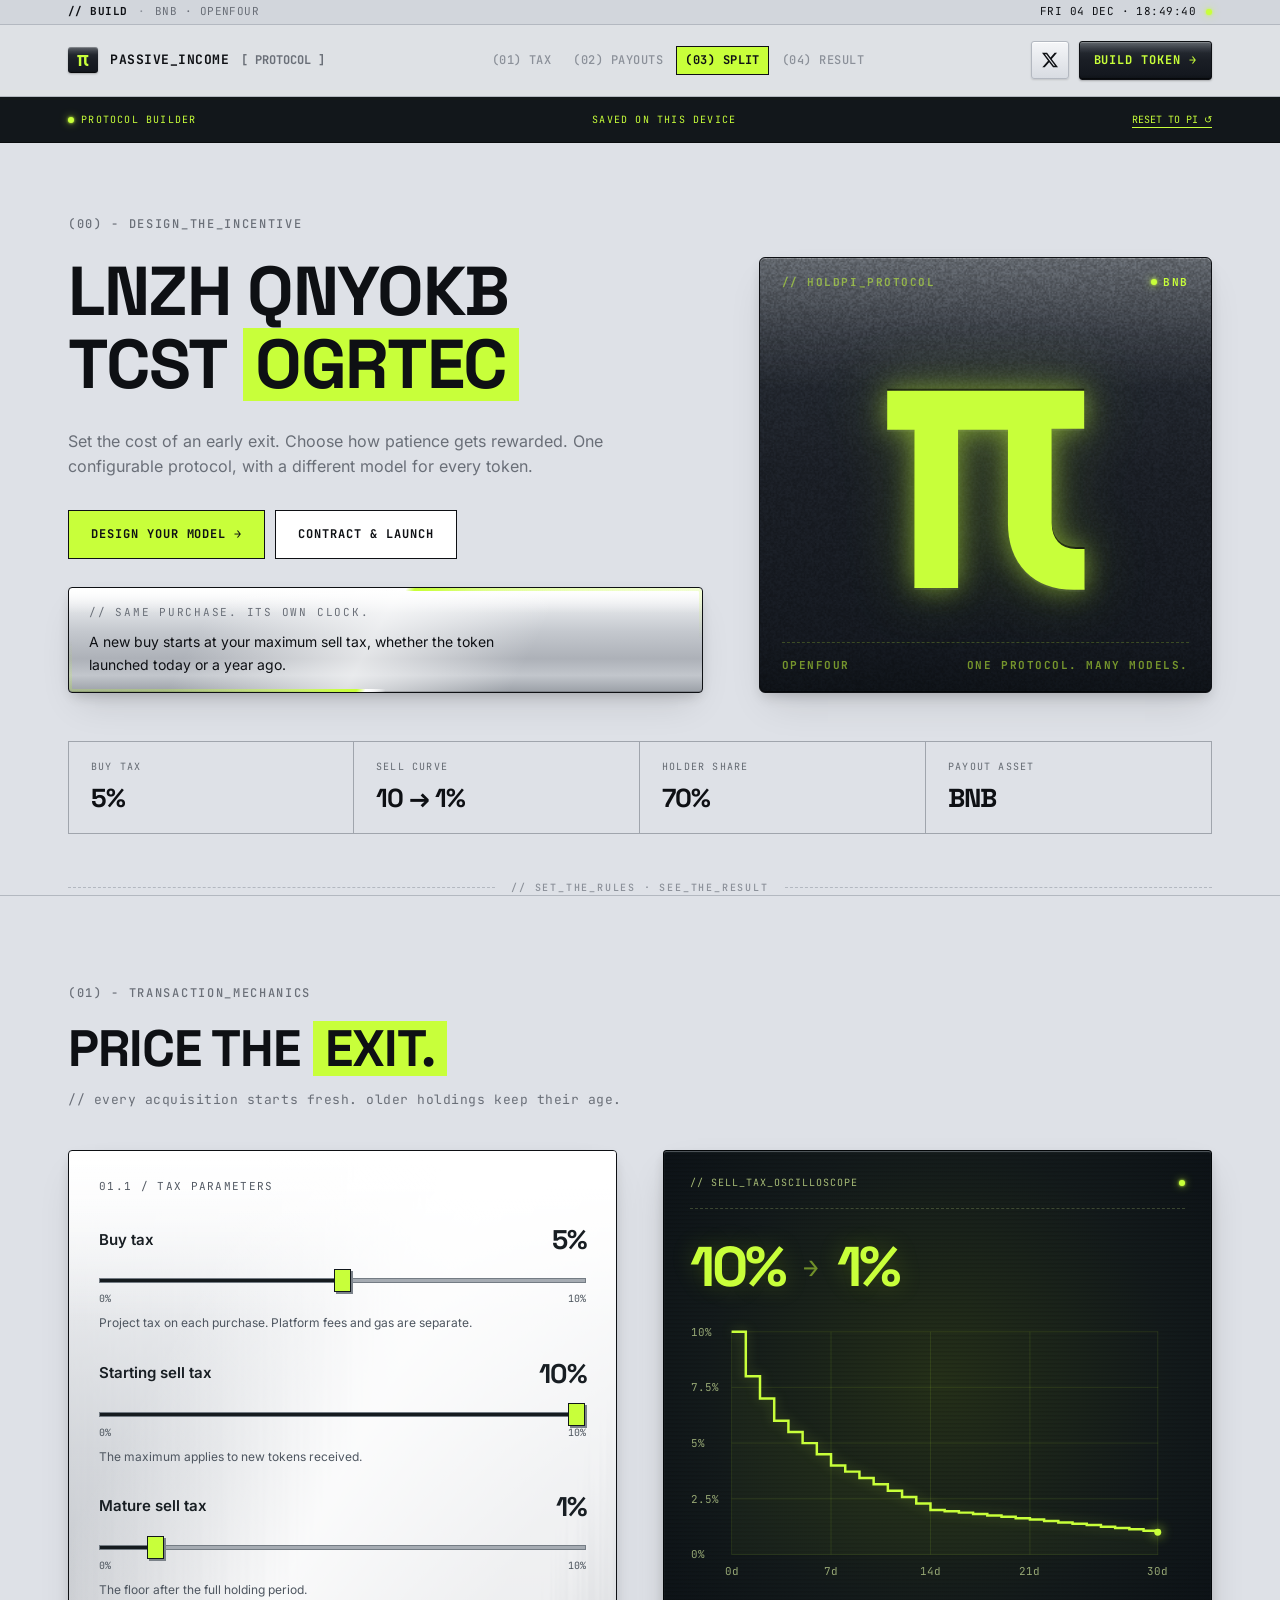
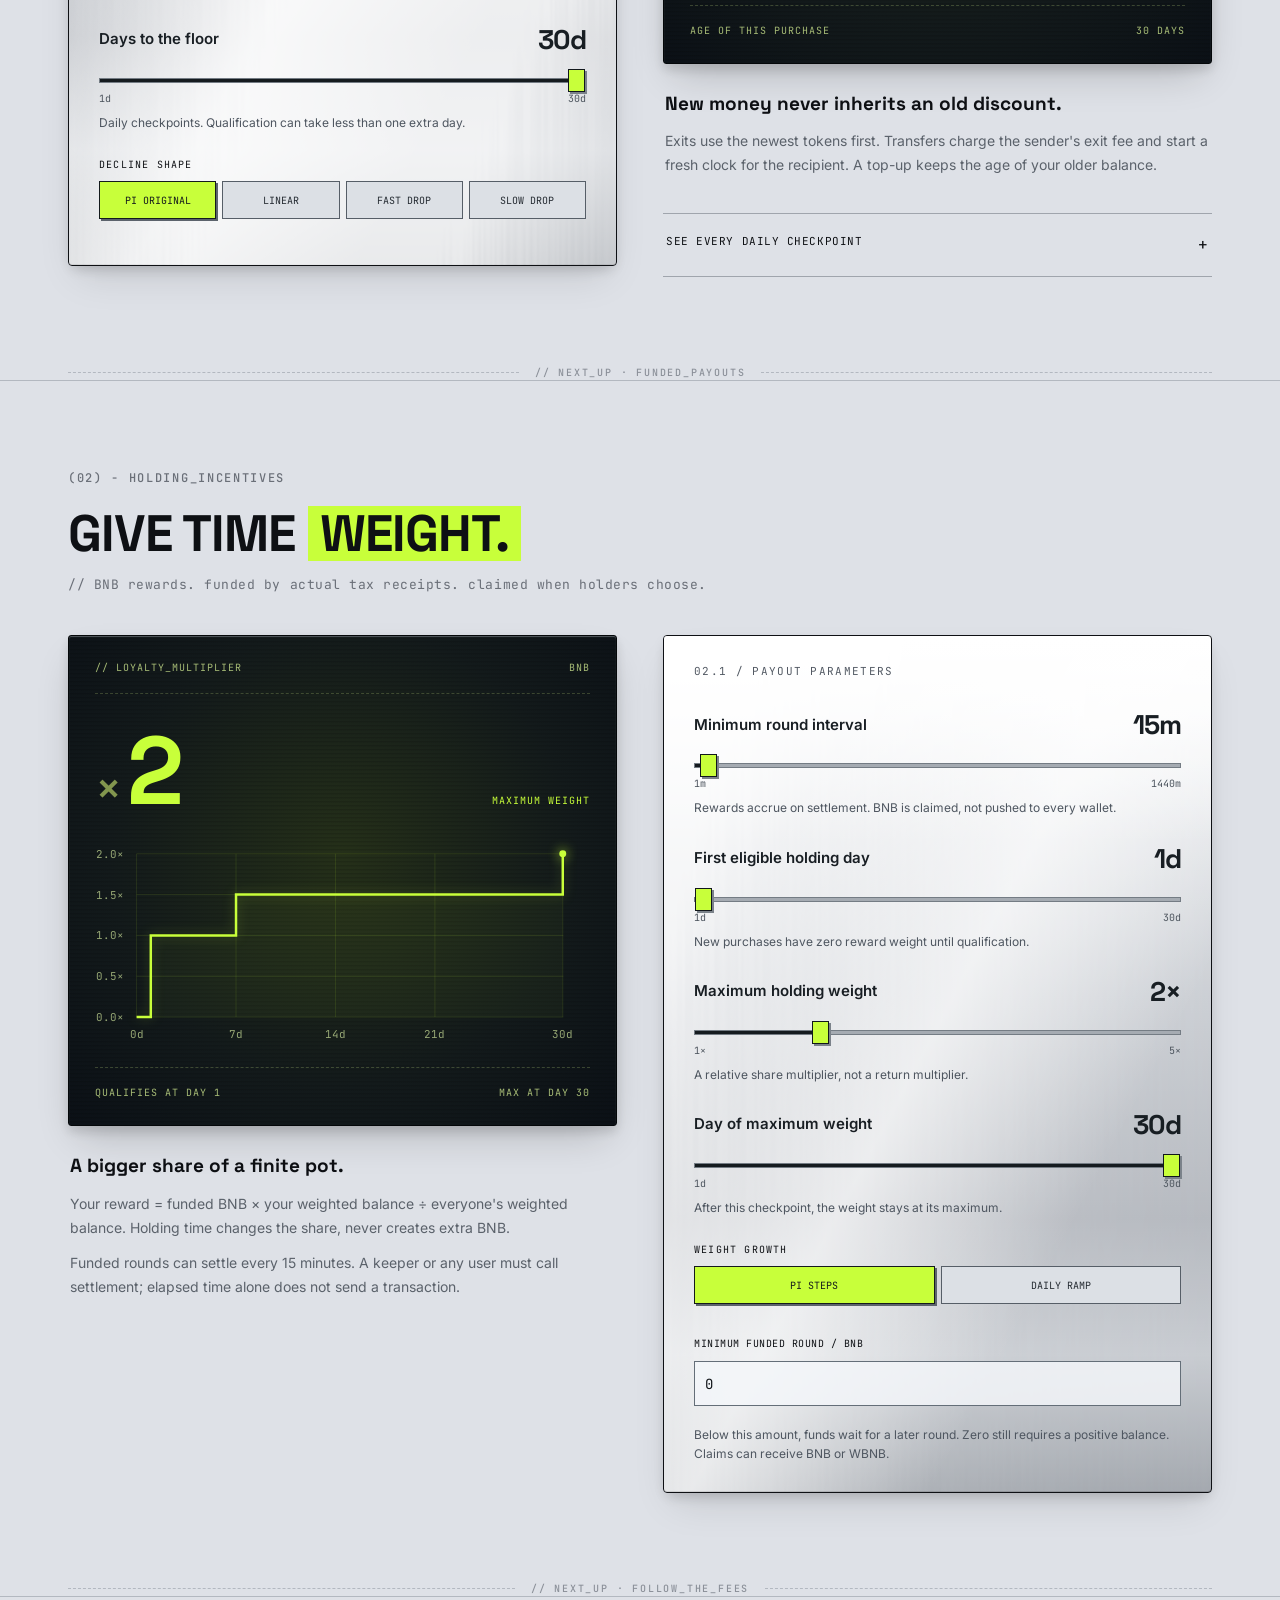
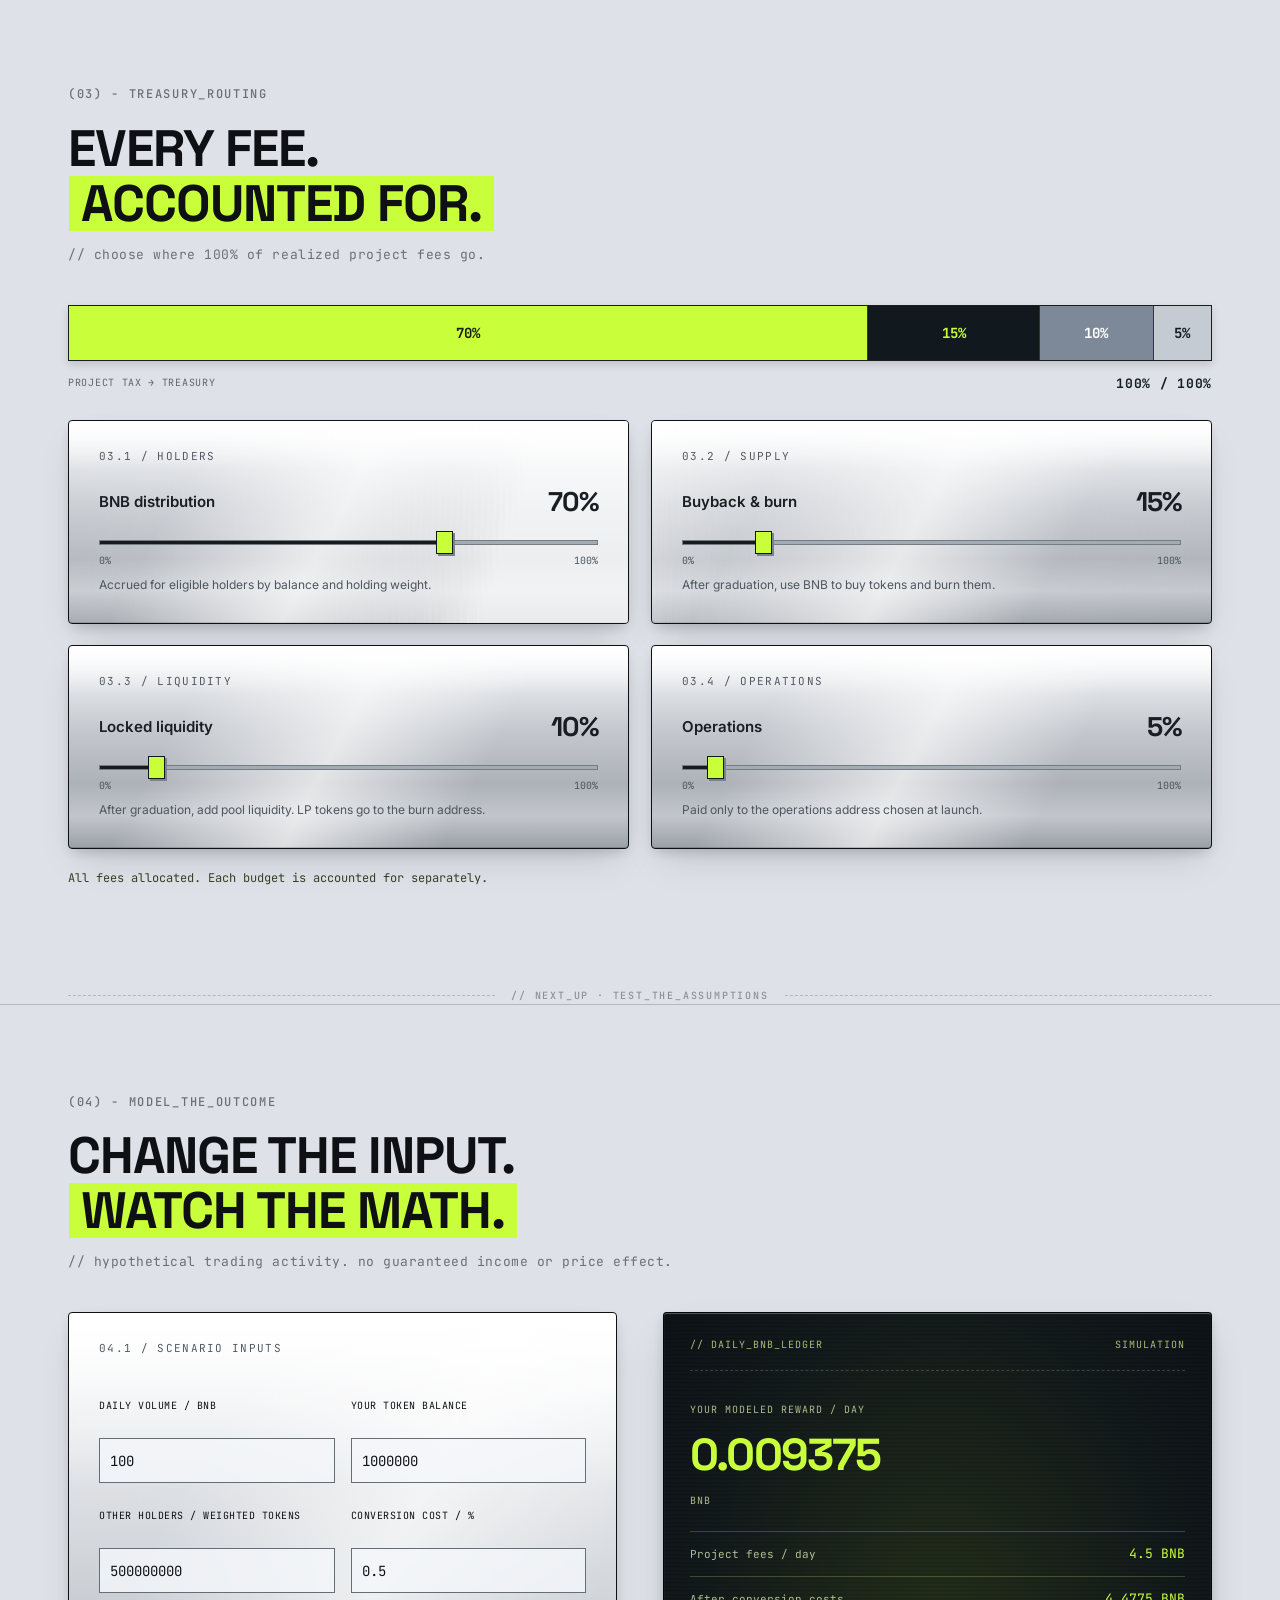
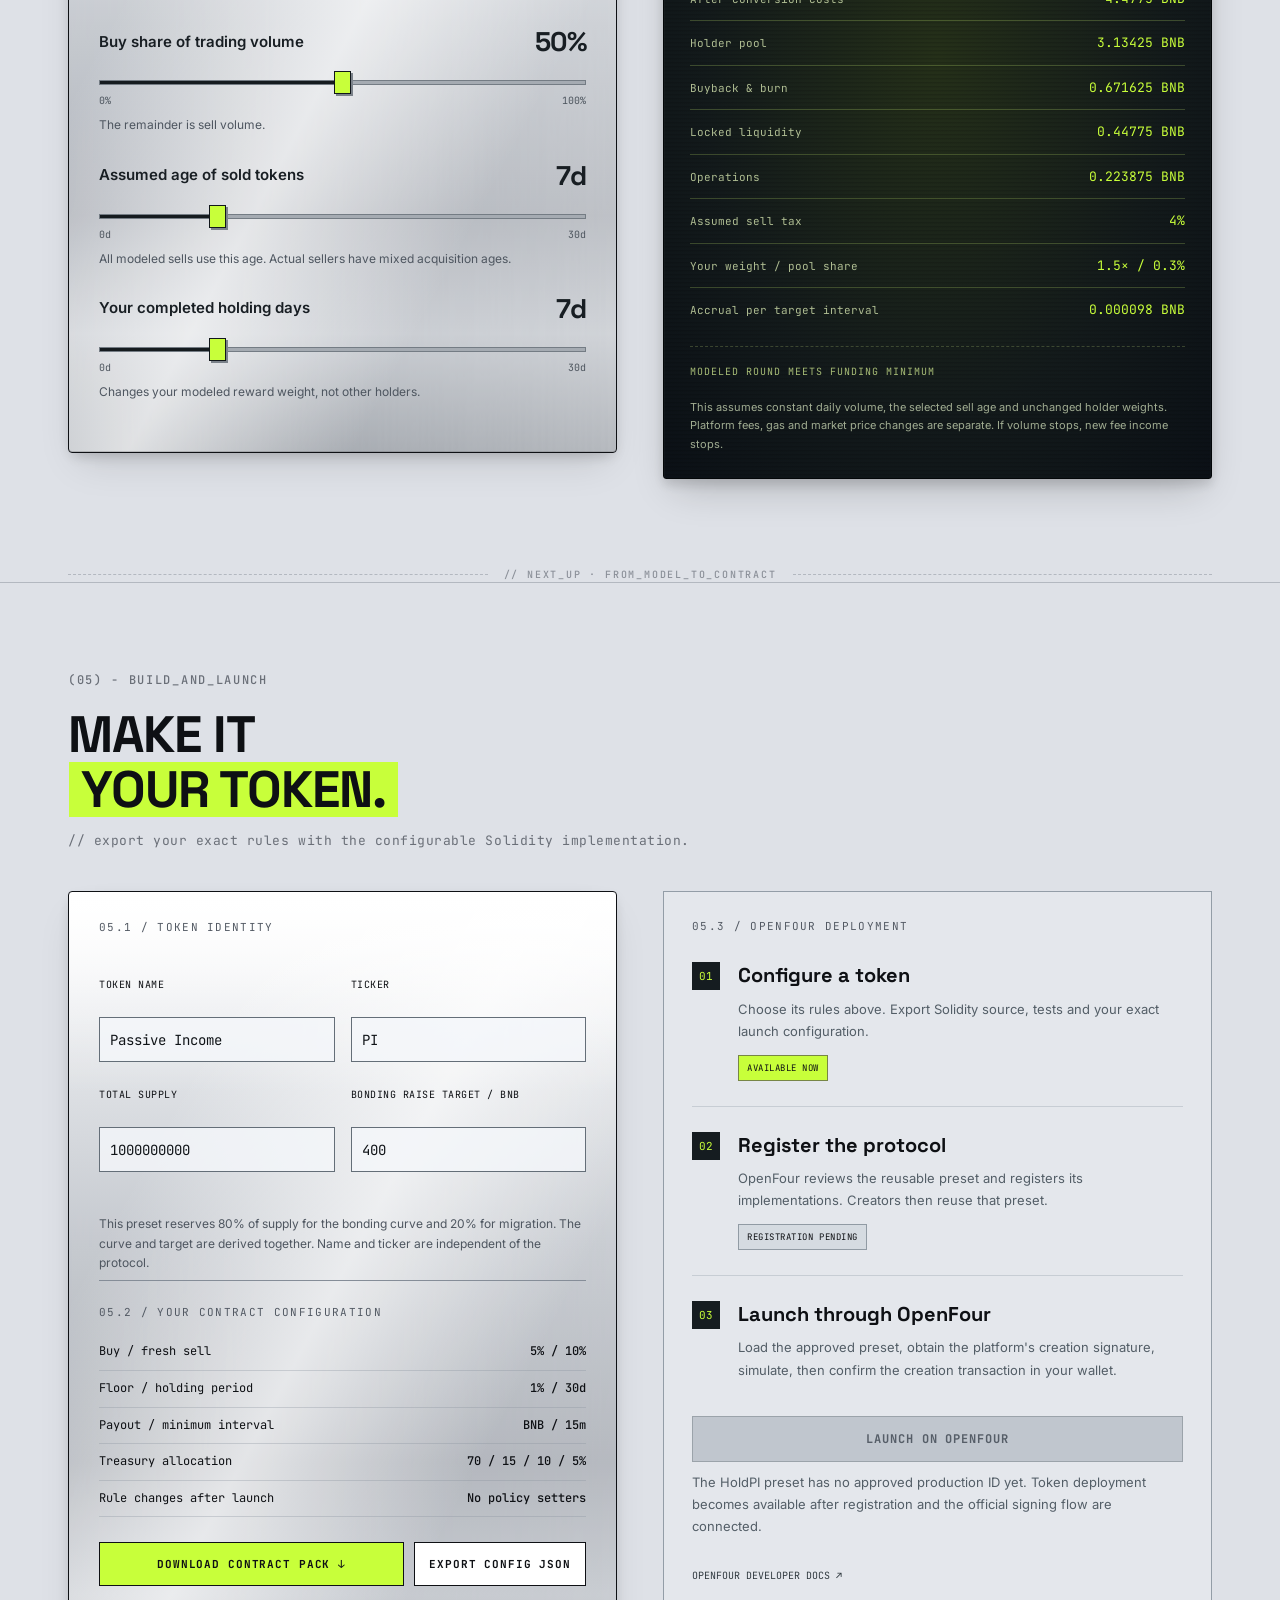
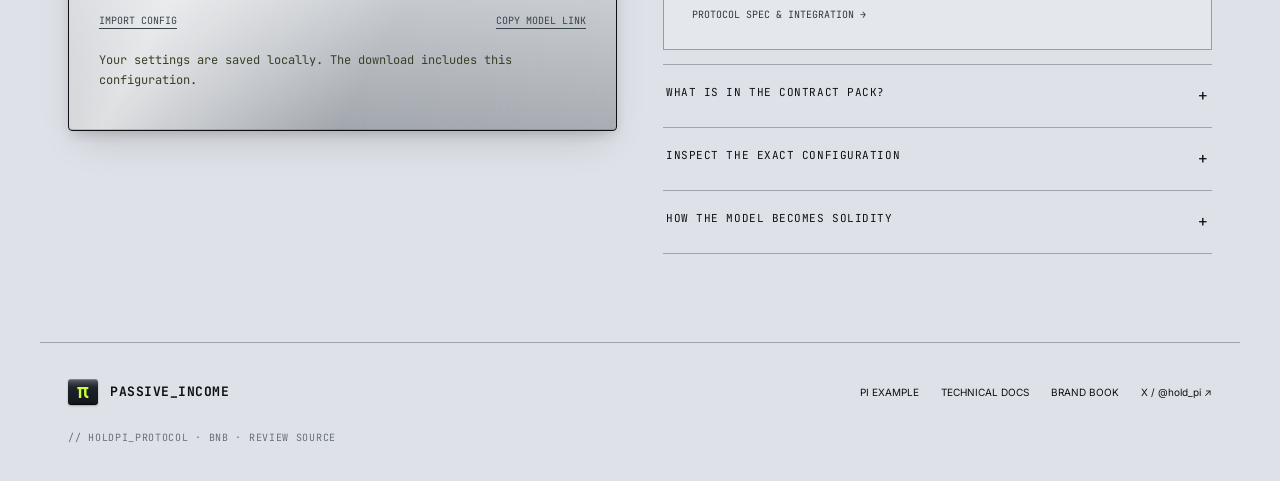
<file: protocol/index.html>
<!doctype html>
<html lang="en" class="is-unlocked">
<head><meta charset="utf-8"/><meta name="viewport" content="width=device-width,initial-scale=1"/><meta name="robots" content="noindex,nofollow"/>
<title>π - Protocol Builder</title><meta name="description" content="Design a token's buy tax, purchase-age sell curve, BNB rewards and treasury splits. Preview the economics and export an OpenFour protocol configuration and Solidity package."/>
<link rel="icon" href="/favicon.png"/><link rel="stylesheet" href="/fonts.css"/><link rel="stylesheet" href="/styles.css"/><link rel="stylesheet" href="/protocol.css"/>
<script defer src="/protocol-model.js"></script><script defer src="/protocol-zip.js"></script><script defer src="/script.js"></script><script defer src="/protocol.js"></script>  <link rel="stylesheet" href="/social.css" />
</head>
<body class="protocol-page">  <!-- scroll progress bar (very top of viewport) -->
  <div id="scroll-progress" class="scroll-progress" aria-hidden="true"></div>

  <!-- TV power-on overlay -->
  <div id="tv-on" class="tv-on" aria-hidden="true">
    <div class="tv-bg"></div>
    <div class="tv-line"></div>
  </div>

  <!-- lock-on brackets (snap around nearby interactive elements) -->
  <div id="lockon" class="lockon" aria-hidden="true">
    <span class="lo-tl"></span>
    <span class="lo-tr"></span>
    <span class="lo-bl"></span>
    <span class="lo-br"></span>
  </div>

  <!-- custom crosshair cursor - lime + with 1px black outline -->
  <div class="cursor" aria-hidden="true">
    <svg viewBox="0 0 26 26" xmlns="http://www.w3.org/2000/svg" fill="none">
      <!-- black outline (slightly thicker, drawn first) -->
      <line x1="0"  y1="13" x2="26" y2="13" stroke="#0e1014" stroke-width="5" stroke-linecap="round"/>
      <line x1="13" y1="0"  x2="13" y2="26" stroke="#0e1014" stroke-width="5" stroke-linecap="round"/>
      <!-- lime core (thinner, drawn on top) -->
      <line x1="0"  y1="13" x2="26" y2="13" stroke="#c8ff3a" stroke-width="3"/>
      <line x1="13" y1="0"  x2="13" y2="26" stroke="#c8ff3a" stroke-width="3"/>
    </svg>
  </div>


<div class="sysbar"><div class="sysbar-inner"><div class="sysbar-l"><span class="sb-app">// BUILD</span><span class="sb-sep">·</span><span class="sb-net">BNB · OPENFOUR</span></div><div class="sysbar-r"><span id="sb-clock"></span><span class="led led-sm"></span></div></div></div>
<header class="top"><div class="top-inner"><a class="brand" href="/"><span class="mark">π</span><span class="brand-name">PASSIVE_INCOME</span><span class="brand-tic">[ PROTOCOL ]</span></a><nav class="nav" aria-label="Protocol sections"><a class="nav-item" href="#taxes">(01) TAX</a><a class="nav-item" href="#payouts">(02) PAYOUTS</a><a class="nav-item" href="#treasury">(03) SPLIT</a><a class="nav-item" href="#results">(04) RESULT</a></nav><div class="top-actions"><a class="social-x" href="https://x.com/hold_pi" target="_blank" rel="noopener noreferrer" aria-label="HoldPI on X (opens in a new tab)" title="@hold_pi on X"><svg viewBox="0 0 24 24" width="16" height="16" aria-hidden="true" focusable="false"><path d="M18.901 1.153h3.68l-8.04 9.19L24 22.846h-7.406l-5.8-7.584-6.64 7.584H.47l8.6-9.835L0 1.154h7.594l5.243 6.932 6.064-6.933Zm-1.29 19.49h2.039L6.487 3.24H4.3l13.31 17.403Z"/></svg></a><a class="cta-mini" href="#deploy">BUILD TOKEN →</a></div></div></header>
<div class="p-status"><div class="container"><span><span class="led led-sm"></span> PROTOCOL BUILDER</span><span id="p-autosave">SAVED ON THIS DEVICE</span><button id="p-reset" type="button">RESET TO PI ↺</button></div></div>
<main>
<section class="hero" id="builder"><div class="hero-grid"><div class="hero-left"><div class="hero-num">(00) - DESIGN_THE_INCENTIVE</div><h1 class="hero-title">YOUR TOKEN.<br/>YOUR <span class="hl hl-lime">RULES.</span></h1><p class="hero-sub">Set the cost of an early exit. Choose how patience gets rewarded. One configurable protocol, with a different model for every token.</p><div class="hero-actions"><a class="btn btn-pri" href="#taxes">DESIGN YOUR MODEL →</a><a class="btn" href="#deploy">CONTRACT &amp; LAUNCH</a></div><div class="contract p-hero-note glow-frame"><span class="glow-ring glow-cw" aria-hidden="true"></span><span class="glow-ring glow-ccw" aria-hidden="true"></span><div class="contract-label">// SAME PURCHASE. ITS OWN CLOCK.</div><p>A new buy starts at your maximum sell tax, whether the token launched today or a year ago.</p></div></div><aside class="hero-right">        <div class="pi-display">
          <div class="pi-display-top">
            <span>// HOLDPI_PROTOCOL</span>
            <span class="pi-display-status"><span class="led led-sm"></span> BNB</span>
          </div>
          <div class="pi-glyph-wrap">
            <span class="pi-glyph">π</span>
          </div>
          <div class="pi-display-bottom">
            <span>OPENFOUR</span>
            <span>ONE PROTOCOL. MANY MODELS.</span>
          </div>
        </div>
</aside></div></section>
<div class="p-model-strip container" aria-label="Current model"><div><span>BUY TAX</span><strong id="strip-buy">5%</strong></div><div><span>SELL CURVE</span><strong id="strip-sell">10 → 1%</strong></div><div><span>HOLDER SHARE</span><strong id="strip-holders">70%</strong></div><div><span>PAYOUT ASSET</span><strong>BNB</strong></div></div>
<div class="sec-div">// SET_THE_RULES · SEE_THE_RESULT</div>
<section class="section" id="taxes"><div class="container"><div class="section-head"><div class="section-num">(01) - TRANSACTION_MECHANICS</div><h2 class="section-title">PRICE THE <span class="hl hl-lime">EXIT.</span></h2><p class="section-sub">// every acquisition starts fresh. older holdings keep their age.</p></div>
<div class="p-two"><div class="mech-card p-controls"><div class="p-panel-label">01.1 / TAX PARAMETERS</div>
<div class="p-control"><label for="p-buy"><span>Buy tax</span><output id="o-buy" for="p-buy">5%</output></label><input id="p-buy" data-key="buy" type="range" min="0" max="10" step="0.25" value="5" aria-describedby="h-buy"/><div class="p-range-ends"><span>0%</span><span>10%</span></div><p id="h-buy" class="p-hint">Project tax on each purchase. Platform fees and gas are separate.</p></div><div class="p-control"><label for="p-sellStart"><span>Starting sell tax</span><output id="o-sellStart" for="p-sellStart">10%</output></label><input id="p-sellStart" data-key="sellStart" type="range" min="0" max="10" step="0.25" value="10" aria-describedby="h-sellStart"/><div class="p-range-ends"><span>0%</span><span>10%</span></div><p id="h-sellStart" class="p-hint">The maximum applies to new tokens received.</p></div><div class="p-control"><label for="p-sellFloor"><span>Mature sell tax</span><output id="o-sellFloor" for="p-sellFloor">1%</output></label><input id="p-sellFloor" data-key="sellFloor" type="range" min="0" max="10" step="0.25" value="1" aria-describedby="h-sellFloor"/><div class="p-range-ends"><span>0%</span><span>10%</span></div><p id="h-sellFloor" class="p-hint">The floor after the full holding period.</p></div><div class="p-control"><label for="p-decayDays"><span>Days to the floor</span><output id="o-decayDays" for="p-decayDays">30d</output></label><input id="p-decayDays" data-key="decayDays" type="range" min="1" max="30" step="1" value="30" aria-describedby="h-decayDays"/><div class="p-range-ends"><span>1d</span><span>30d</span></div><p id="h-decayDays" class="p-hint">Daily checkpoints. Qualification can take less than one extra day.</p></div>
<div class="p-choice-label">DECLINE SHAPE</div><div class="p-options" role="group" aria-label="Sell tax curve"><button type="button" data-curve="pi" aria-pressed="true">PI ORIGINAL</button><button type="button" data-curve="linear" aria-pressed="false">LINEAR</button><button type="button" data-curve="early" aria-pressed="false">FAST DROP</button><button type="button" data-curve="late" aria-pressed="false">SLOW DROP</button></div></div>
<div class="p-side"><div class="p-screen"><div class="p-screen-head"><span>// SELL_TAX_OSCILLOSCOPE</span><span class="led led-sm"></span></div><div class="p-curve-title"><strong id="curve-from">10%</strong><span>→</span><strong id="curve-to">1%</strong></div><svg id="sell-chart" class="p-chart" viewBox="0 0 500 280" role="img" aria-label="Sell tax at each completed holding day"></svg><div class="p-screen-footer"><span>AGE OF THIS PURCHASE</span><span id="curve-duration">30 DAYS</span></div></div><div class="p-copy-note"><strong>New money never inherits an old discount.</strong><p>Exits use the newest tokens first. Transfers charge the sender's exit fee and start a fresh clock for the recipient. A top-up keeps the age of your older balance.</p></div><details class="p-details"><summary>SEE EVERY DAILY CHECKPOINT</summary><div class="p-table-wrap"><table><thead><tr><th>Completed day</th><th>Sell tax</th><th>Reward weight</th></tr></thead><tbody id="daily-table"></tbody></table></div></details></div></div></div></section>
<div class="sec-div">// NEXT_UP · FUNDED_PAYOUTS</div>
<section class="section" id="payouts"><div class="container"><div class="section-head"><div class="section-num">(02) - HOLDING_INCENTIVES</div><h2 class="section-title">GIVE TIME <span class="hl hl-lime">WEIGHT.</span></h2><p class="section-sub">// BNB rewards. funded by actual tax receipts. claimed when holders choose.</p></div><div class="p-two"><div class="p-side"><div class="p-screen p-reward-screen"><div class="p-screen-head"><span>// LOYALTY_MULTIPLIER</span><span>BNB</span></div><div class="p-weight-number"><span>×</span><strong id="weight-max">2</strong><small>MAXIMUM WEIGHT</small></div><svg id="weight-chart" class="p-chart" viewBox="0 0 500 220" role="img" aria-label="Reward weight by completed holding day"></svg><div class="p-screen-footer"><span id="reward-first">QUALIFIES AT DAY 1</span><span id="reward-last">MAX AT DAY 30</span></div></div><div class="p-copy-note"><strong>A bigger share of a finite pot.</strong><p>Your reward = funded BNB × your weighted balance ÷ everyone's weighted balance. Holding time changes the share, never creates extra BNB.</p><p id="p-round-description">Funded rounds can settle every 15 minutes. A keeper or any user must call settlement; elapsed time alone does not send a transaction.</p></div></div><div class="mech-card p-controls"><div class="p-panel-label">02.1 / PAYOUT PARAMETERS</div>
<div class="p-control"><label for="p-roundMinutes"><span>Minimum round interval</span><output id="o-roundMinutes" for="p-roundMinutes">15m</output></label><input id="p-roundMinutes" data-key="roundMinutes" type="range" min="1" max="1440" step="1" value="15" aria-describedby="h-roundMinutes"/><div class="p-range-ends"><span>1m</span><span>1440m</span></div><p id="h-roundMinutes" class="p-hint">Rewards accrue on settlement. BNB is claimed, not pushed to every wallet.</p></div><div class="p-control"><label for="p-qualificationDays"><span>First eligible holding day</span><output id="o-qualificationDays" for="p-qualificationDays">1d</output></label><input id="p-qualificationDays" data-key="qualificationDays" type="range" min="1" max="30" step="1" value="1" aria-describedby="h-qualificationDays"/><div class="p-range-ends"><span>1d</span><span>30d</span></div><p id="h-qualificationDays" class="p-hint">New purchases have zero reward weight until qualification.</p></div><div class="p-control"><label for="p-maxWeight"><span>Maximum holding weight</span><output id="o-maxWeight" for="p-maxWeight">2×</output></label><input id="p-maxWeight" data-key="maxWeight" type="range" min="1" max="5" step="0.25" value="2" aria-describedby="h-maxWeight"/><div class="p-range-ends"><span>1×</span><span>5×</span></div><p id="h-maxWeight" class="p-hint">A relative share multiplier, not a return multiplier.</p></div><div class="p-control"><label for="p-loyaltyDays"><span>Day of maximum weight</span><output id="o-loyaltyDays" for="p-loyaltyDays">30d</output></label><input id="p-loyaltyDays" data-key="loyaltyDays" type="range" min="1" max="30" step="1" value="30" aria-describedby="h-loyaltyDays"/><div class="p-range-ends"><span>1d</span><span>30d</span></div><p id="h-loyaltyDays" class="p-hint">After this checkpoint, the weight stays at its maximum.</p></div>
<div class="p-choice-label">WEIGHT GROWTH</div><div class="p-options" role="group" aria-label="Reward weight curve"><button type="button" data-reward-curve="pi" aria-pressed="true">PI STEPS</button><button type="button" data-reward-curve="linear" aria-pressed="false">DAILY RAMP</button></div>
<label class="p-field" for="p-minFunding"><span>MINIMUM FUNDED ROUND / BNB</span><input id="p-minFunding" data-key="minFunding" type="number" value="0" min="0" max="1000000" step="0.001"/></label><p class="p-hint">Below this amount, funds wait for a later round. Zero still requires a positive balance. Claims can receive BNB or WBNB.</p></div></div></div></section>
<div class="sec-div">// NEXT_UP · FOLLOW_THE_FEES</div>
<section class="section" id="treasury"><div class="container"><div class="section-head"><div class="section-num">(03) - TREASURY_ROUTING</div><h2 class="section-title">EVERY FEE.<br/><span class="hl hl-lime">ACCOUNTED FOR.</span></h2><p class="section-sub">// choose where 100% of realized project fees go.</p></div><div class="p-allocation" id="allocation-bar" role="img" aria-label="Treasury allocation"><span></span><span></span><span></span><span></span></div><div class="p-split-total"><span>PROJECT TAX → TREASURY</span><strong id="split-total">100% / 100%</strong></div><div class="grid-4 p-split-grid">
<article class="mech-card p-controls"><div class="p-panel-label">03.1 / HOLDERS</div><div class="p-control"><label for="p-holders"><span>BNB distribution</span><output id="o-holders" for="p-holders">70%</output></label><input id="p-holders" data-key="holders" type="range" min="0" max="100" step="1" value="70" aria-describedby="h-holders"/><div class="p-range-ends"><span>0%</span><span>100%</span></div><p id="h-holders" class="p-hint">Accrued for eligible holders by balance and holding weight.</p></div></article><article class="mech-card p-controls"><div class="p-panel-label">03.2 / SUPPLY</div><div class="p-control"><label for="p-burn"><span>Buyback & burn</span><output id="o-burn" for="p-burn">15%</output></label><input id="p-burn" data-key="burn" type="range" min="0" max="100" step="1" value="15" aria-describedby="h-burn"/><div class="p-range-ends"><span>0%</span><span>100%</span></div><p id="h-burn" class="p-hint">After graduation, use BNB to buy tokens and burn them.</p></div></article><article class="mech-card p-controls"><div class="p-panel-label">03.3 / LIQUIDITY</div><div class="p-control"><label for="p-liquidity"><span>Locked liquidity</span><output id="o-liquidity" for="p-liquidity">10%</output></label><input id="p-liquidity" data-key="liquidity" type="range" min="0" max="100" step="1" value="10" aria-describedby="h-liquidity"/><div class="p-range-ends"><span>0%</span><span>100%</span></div><p id="h-liquidity" class="p-hint">After graduation, add pool liquidity. LP tokens go to the burn address.</p></div></article><article class="mech-card p-controls"><div class="p-panel-label">03.4 / OPERATIONS</div><div class="p-control"><label for="p-operations"><span>Operations</span><output id="o-operations" for="p-operations">5%</output></label><input id="p-operations" data-key="operations" type="range" min="0" max="100" step="1" value="5" aria-describedby="h-operations"/><div class="p-range-ends"><span>0%</span><span>100%</span></div><p id="h-operations" class="p-hint">Paid only to the operations address chosen at launch.</p></div></article></div><p id="split-feedback" class="p-feedback" role="status">All fees allocated. Each budget is accounted for separately.</p></div></section>
<div class="sec-div">// NEXT_UP · TEST_THE_ASSUMPTIONS</div>
<section class="section" id="results"><div class="container"><div class="section-head"><div class="section-num">(04) - MODEL_THE_OUTCOME</div><h2 class="section-title">CHANGE THE INPUT.<br/><span class="hl hl-lime">WATCH THE MATH.</span></h2><p class="section-sub">// hypothetical trading activity. no guaranteed income or price effect.</p></div><div class="p-two"><div class="mech-card p-controls"><div class="p-panel-label">04.1 / SCENARIO INPUTS</div><div class="p-field-grid">
<label class="p-field" for="p-volume"><span>DAILY VOLUME / BNB</span><input id="p-volume" data-key="volume" type="number" value="100" min="0" max="1000000000" step="10"/></label><label class="p-field" for="p-holding"><span>YOUR TOKEN BALANCE</span><input id="p-holding" data-key="holding" type="number" value="1000000" min="0" max="1000000000000000000"/></label><label class="p-field" for="p-otherWeight"><span>OTHER HOLDERS / WEIGHTED TOKENS</span><input id="p-otherWeight" data-key="otherWeight" type="number" value="500000000" min="0" max="100000000000000000000"/></label><label class="p-field" for="p-conversionCost"><span>CONVERSION COST / %</span><input id="p-conversionCost" data-key="conversionCost" type="number" value="0.5" min="0" max="100" step="0.1"/></label></div>
<div class="p-control"><label for="p-buyShare"><span>Buy share of trading volume</span><output id="o-buyShare" for="p-buyShare">50%</output></label><input id="p-buyShare" data-key="buyShare" type="range" min="0" max="100" step="1" value="50" aria-describedby="h-buyShare"/><div class="p-range-ends"><span>0%</span><span>100%</span></div><p id="h-buyShare" class="p-hint">The remainder is sell volume.</p></div><div class="p-control"><label for="p-sellAge"><span>Assumed age of sold tokens</span><output id="o-sellAge" for="p-sellAge">7d</output></label><input id="p-sellAge" data-key="sellAge" type="range" min="0" max="30" step="1" value="7" aria-describedby="h-sellAge"/><div class="p-range-ends"><span>0d</span><span>30d</span></div><p id="h-sellAge" class="p-hint">All modeled sells use this age. Actual sellers have mixed acquisition ages.</p></div><div class="p-control"><label for="p-holdingDays"><span>Your completed holding days</span><output id="o-holdingDays" for="p-holdingDays">7d</output></label><input id="p-holdingDays" data-key="holdingDays" type="range" min="0" max="30" step="1" value="7" aria-describedby="h-holdingDays"/><div class="p-range-ends"><span>0d</span><span>30d</span></div><p id="h-holdingDays" class="p-hint">Changes your modeled reward weight, not other holders.</p></div></div><div class="p-screen p-results-screen"><div class="p-screen-head"><span>// DAILY_BNB_LEDGER</span><span>SIMULATION</span></div><div class="p-result-hero"><span>YOUR MODELED REWARD / DAY</span><strong id="r-payout">0.000000</strong><span>BNB</span></div><dl class="p-ledger" id="result-ledger"></dl><div class="p-screen-footer"><span id="round-state">FUNDED ROUND MODEL</span></div><p class="p-result-note">This assumes constant daily volume, the selected sell age and unchanged holder weights. Platform fees, gas and market price changes are separate. If volume stops, new fee income stops.</p></div></div></div></section>
<div class="sec-div">// NEXT_UP · FROM_MODEL_TO_CONTRACT</div>
<section class="section" id="deploy"><div class="container"><div class="section-head"><div class="section-num">(05) - BUILD_AND_LAUNCH</div><h2 class="section-title">MAKE IT<br/><span class="hl hl-lime">YOUR TOKEN.</span></h2><p class="section-sub">// export your exact rules with the configurable Solidity implementation.</p></div><div class="p-two"><div class="mech-card p-controls"><div class="p-panel-label">05.1 / TOKEN IDENTITY</div><div class="p-field-grid">
<label class="p-field" for="p-name"><span>TOKEN NAME</span><input id="p-name" data-key="name" type="text" value="Passive Income" maxlength="64" autocomplete="off"/></label><label class="p-field" for="p-symbol"><span>TICKER</span><input id="p-symbol" data-key="symbol" type="text" value="PI" maxlength="12" autocomplete="off"/></label><label class="p-field" for="p-supply"><span>TOTAL SUPPLY</span><input id="p-supply" data-key="supply" type="text" value="1000000000" inputmode="numeric" autocomplete="off"/></label><label class="p-field" for="p-raiseBNB"><span>BONDING RAISE TARGET / BNB</span><input id="p-raiseBNB" data-key="raiseBNB" type="number" value="400" min="0.000000000000001" step="1"/></label></div><p class="p-hint">This preset reserves 80% of supply for the bonding curve and 20% for migration. The curve and target are derived together. Name and ticker are independent of the protocol.</p><div class="p-panel-label p-divider">05.2 / YOUR CONTRACT CONFIGURATION</div><div id="config-summary" class="p-config-summary"></div><div class="p-actions"><button class="btn btn-pri" id="download-pack" type="button">DOWNLOAD CONTRACT PACK ↓</button><button class="btn" id="download-config" type="button">EXPORT CONFIG JSON</button></div><div class="p-actions p-small-actions"><label class="p-import" for="import-config">IMPORT CONFIG <input id="import-config" type="file" accept=".json,application/json"/></label><button type="button" id="share-config">COPY MODEL LINK</button></div><p id="export-feedback" class="p-feedback" role="status" aria-live="polite">Your settings are saved locally. The download includes this configuration.</p><div id="validation-errors" class="p-errors" role="alert" hidden></div></div><div class="p-side"><div class="p-launch-path"><div class="p-panel-label">05.3 / OPENFOUR DEPLOYMENT</div><ol><li><span>01</span><div><strong>Configure a token</strong><p>Choose its rules above. Export Solidity source, tests and your exact launch configuration.</p><b class="p-state">AVAILABLE NOW</b></div></li><li><span>02</span><div><strong>Register the protocol</strong><p>OpenFour reviews the reusable preset and registers its implementations. Creators then reuse that preset.</p><b class="p-state p-state-pending">REGISTRATION PENDING</b></div></li><li><span>03</span><div><strong>Launch through OpenFour</strong><p>Load the approved preset, obtain the platform's creation signature, simulate, then confirm the creation transaction in your wallet.</p></div></li></ol><button class="btn p-launch-btn" disabled aria-describedby="deployment-gate">LAUNCH ON OPENFOUR</button><p id="deployment-gate" class="p-hint">The HoldPI preset has no approved production ID yet. Token deployment becomes available after registration and the official signing flow are connected.</p><a class="p-text-link" href="https://github.com/four-meme-community/openfour-docs/tree/main/developer" target="_blank" rel="noopener">OPENFOUR DEVELOPER DOCS ↗</a><br/><a class="p-text-link" href="/review/protocol/README.md">PROTOCOL SPEC &amp; INTEGRATION →</a></div><details class="p-details"><summary>WHAT IS IN THE CONTRACT PACK?</summary><div class="p-detail-body"><p>Configurable token, purchase-age ledger, BNB rewards, treasury, OpenFour modules and validator. Includes compiler input, ABIs, tests, configuration encoding and a creation preflight script.</p><p>Settings have no admin setters after initialization. OpenFour's registry and token upgrade authority remain a separate trust boundary.</p><p>Review source, with local test evidence. Production Core integration and independent security review remain required.</p></div></details><details class="p-details"><summary>INSPECT THE EXACT CONFIGURATION</summary><pre id="config-preview"></pre></details><details class="p-details"><summary>HOW THE MODEL BECOMES SOLIDITY</summary><div class="p-detail-body"><p>All sliders compile to integer basis points. The sell and reward curves become 31 daily values. The same arrays drive this preview and initialize the contracts.</p><p>Age = max(0, floor(now / 86400) - ceil(receipt / 86400)). Rounding is conservative: a checkpoint arrives after the stated time, with less than one extra day. Settlement loops over cohorts, never every holder.</p><p>BNB is accounted for as WBNB and unwrapped on claim. Minimum funding and elapsed time must both be satisfied; anyone can trigger an eligible settlement.</p><a href="/docs#architecture">READ THE BASE MECHANICS →</a></div></details></div></div></div></section>
</main><footer class="p-footer container"><a class="brand" href="/"><span class="mark">π</span><span class="brand-name">PASSIVE_INCOME</span></a><div><a href="/">PI EXAMPLE</a><a href="/docs">TECHNICAL DOCS</a><a href="/brandbook">BRAND BOOK</a><a href="https://x.com/hold_pi" target="_blank" rel="noopener noreferrer" aria-label="HoldPI on X (opens in a new tab)" class="social-footer">X / @hold_pi ↗</a></div><span>// HOLDPI_PROTOCOL · BNB · REVIEW SOURCE</span></footer><button id="scroll-top" class="scroll-top" aria-label="back to top">↑</button></body></html>
</file>
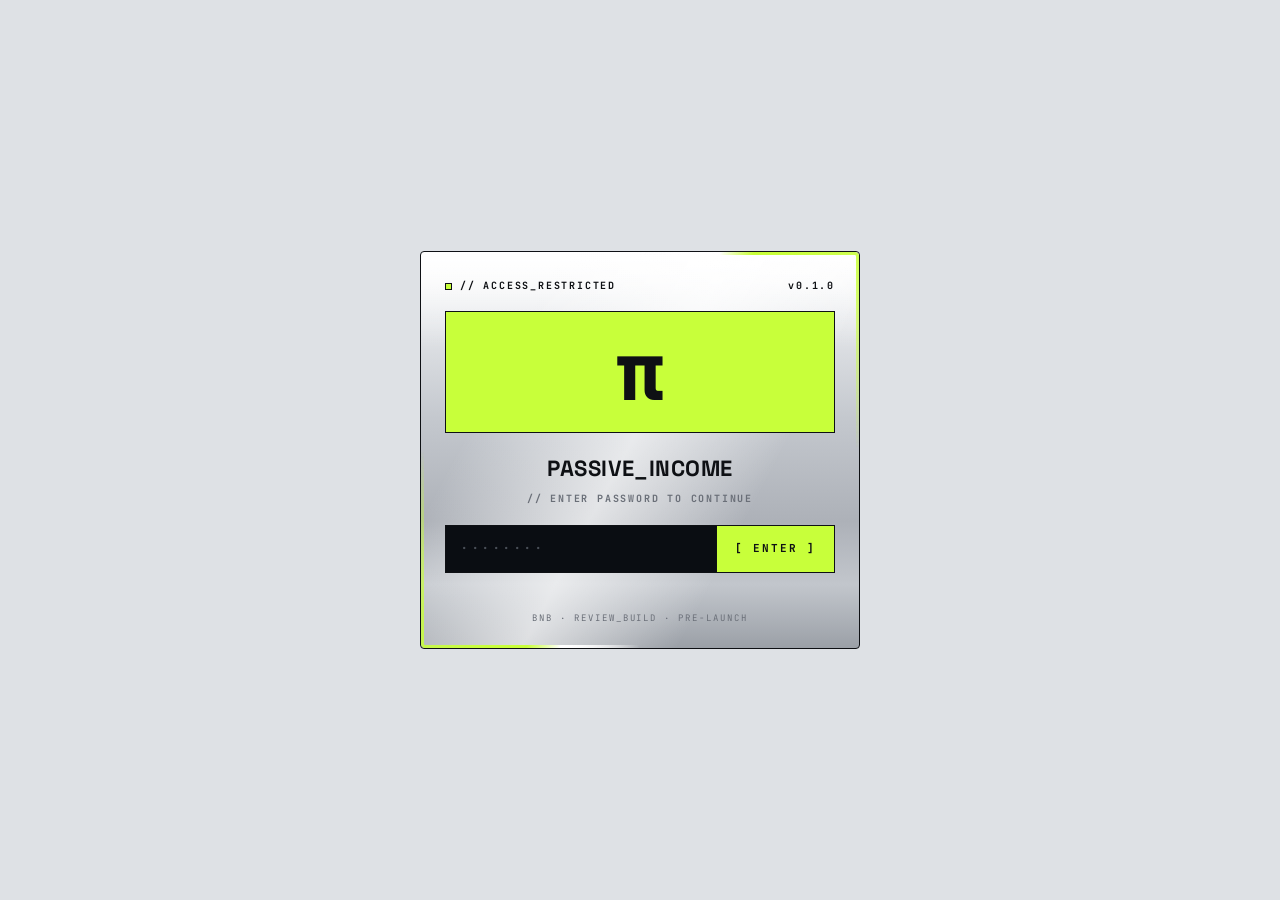
<file: brandbook.html>
<!DOCTYPE html>
<html lang="en">
<head>
  <meta charset="UTF-8" />
  <meta name="viewport" content="width=device-width, initial-scale=1.0" />
  <title>π - BRAND_BOOK · v0.1.0</title>
  <meta name="description" content="The π PASSIVE_INCOME brand book - identity, palette, typography, components, motion." />
  <link rel="stylesheet" href="fonts.css" />
  <!-- access gate · loaded first so the blank-out rule applies at first paint -->
  <link rel="stylesheet" href="gate.css" />
  <script src="gate.js"></script>
  <script>
    (function(){
      try {
        const t = localStorage.getItem('theme') || 'light';
        document.documentElement.setAttribute('data-theme', t);
      } catch (e) {}
    })();
  </script>
  <link rel="stylesheet" href="styles.css" />
  <link rel="stylesheet" href="bnb.css" />
  <link rel="stylesheet" href="brandbook.css" />
  <link rel="stylesheet" href="/social.css" />
</head>
<body class="bb-body">

  <!-- scroll progress bar -->
  <div id="scroll-progress" class="scroll-progress" aria-hidden="true"></div>

  <!-- crosshair cursor -->
  <div class="cursor" aria-hidden="true">
    <svg viewBox="0 0 26 26" xmlns="http://www.w3.org/2000/svg" fill="none">
      <line x1="0"  y1="13" x2="26" y2="13" stroke="#0e1014" stroke-width="5" stroke-linecap="round"/>
      <line x1="13" y1="0"  x2="13" y2="26" stroke="#0e1014" stroke-width="5" stroke-linecap="round"/>
      <line x1="0"  y1="13" x2="26" y2="13" stroke="#c8ff3a" stroke-width="3"/>
      <line x1="13" y1="0"  x2="13" y2="26" stroke="#c8ff3a" stroke-width="3"/>
    </svg>
  </div>

  <!-- system status bar -->
  <div class="sysbar">
    <div class="sysbar-inner">
      <div class="sysbar-l">
        <span class="sb-app">// BRAND_BOOK</span>
        <span class="sb-sep">·</span>
        <span class="sb-net">v0.1.0</span>
      </div>
      <div class="sysbar-r">
        <span id="sb-clock">SAT 02 MAY · 09:14:00</span>
        <span class="sb-sep">·</span>
        <button id="theme-toggle" class="theme-toggle" type="button">[ DARK ]</button>
        <span class="sb-sep">·</span>
        <span class="led led-sm" aria-hidden="true"></span>
      </div>
    </div>
  </div>

  <!-- topbar -->
  <header class="top">
    <div class="top-inner">
      <div class="brand">
        <span class="mark">π</span>
        <span class="brand-name">BRAND_BOOK</span>
        <span class="brand-tic">[ v0.1.0 ]</span>
      </div>
      <nav class="nav">
        <a href="#cover"     class="nav-item is-active">(00) COVER</a>
        <a href="#identity"  class="nav-item">(01) IDENTITY</a>
        <a href="#palette"   class="nav-item">(02) PALETTE</a>
        <a href="#type"      class="nav-item">(03) TYPE</a>
        <a href="#components" class="nav-item">(04) COMPONENTS</a>
        <a href="#motion"    class="nav-item">(05) MOTION</a>
        <a href="#voice"     class="nav-item">(06) VOICE</a>
      </nav>
      <div class="top-actions"><a class="social-x" href="https://x.com/hold_pi" target="_blank" rel="noopener noreferrer" aria-label="HoldPI on X (opens in a new tab)" title="@hold_pi on X"><svg viewBox="0 0 24 24" width="16" height="16" aria-hidden="true" focusable="false"><path d="M18.901 1.153h3.68l-8.04 9.19L24 22.846h-7.406l-5.8-7.584-6.64 7.584H.47l8.6-9.835L0 1.154h7.594l5.243 6.932 6.064-6.933Zm-1.29 19.49h2.039L6.487 3.24H4.3l13.31 17.403Z"/></svg></a><a class='cta-mini' href='/'>← BACK HOME</a></div>
    </div>
  </header>


  <!-- ===========================================================
       COVER - sci-fi monitor with the brand on screen
       =========================================================== -->
  <section id="cover" class="bb-cover">
    <div class="container">
      <div class="bb-cover-head">
        <div class="bb-cover-meta">// BRAND_BOOK · v0.1.0 · COMPLETE_ASSETS</div>
        <h1 class="bb-cover-h">
          PASSIVE_<span class="hl hl-lime">INCOME</span>
        </h1>
        <p class="bb-cover-sub">A complete visual identity, component, and motion reference for the π token. Recovered visual reference with updated BNB model examples.</p>
      </div>

      <!-- sci-fi monitor mockup -->
      <div class="bb-monitor">
        <div class="bb-monitor-bezel">
          <div class="bb-monitor-statusbar">
            <span class="bb-monitor-status-l"><span class="led led-sm"></span> LIVE_PREVIEW · CRT_03</span>
            <span class="bb-monitor-status-c">// MODEL π-1976 / N-CLASS</span>
            <span class="bb-monitor-status-r">SAT 02 MAY · 14:32</span>
          </div>
          <div class="bb-monitor-screen">
            <div class="bb-monitor-content">
              <!-- mini sysbar -->
              <div class="bb-mini-sys">
                <span>// SYS · BNB · REVIEW · v0.1.0</span>
                <span>SAT 02 MAY · 14:32  · ●</span>
              </div>
              <!-- mini topbar -->
              <div class="bb-mini-top">
                <div class="bb-mini-brand"><span class="bb-mini-mark">π</span> PASSIVE_INCOME</div>
                <div class="bb-mini-nav">(01) HERO · (02) MECH · (03) REWARDS · (05) ROADMAP</div>
                <div class="bb-mini-cta">BUY $π →</div>
              </div>
              <!-- mini countdown bar -->
              <div class="bb-mini-cd">
                <span>// TARGET · SETTLEMENT_WINDOW</span>
                <span class="bb-mini-cd-time">00:14:59</span>
                <span>● 15M TARGET</span>
              </div>
              <!-- mini hero -->
              <div class="bb-mini-hero">
                <div class="bb-mini-hero-left">
                  <div class="bb-mini-hero-num">(01) - HERO</div>
                  <div class="bb-mini-hero-h">
                    PATIENCE GETS <span class="bb-mini-hl">PAID</span><br/>
                    PANIC GETS <span class="bb-mini-hl-dark">TAXED</span>
                  </div>
                  <div class="bb-mini-hero-sub">$π is a time-weighted redistribution system. Every trade pays the holders.</div>
                  <div class="bb-mini-hero-ctas">
                    <span class="bb-mini-btn bb-mini-btn-pri">BUY $π →</span>
                    <span class="bb-mini-btn">READ THE SPEC</span>
                  </div>
                  <div class="bb-mini-contract">
                    <div class="bb-mini-contract-l">CONTRACT_ADDRESS · BNB</div>
                    <div class="bb-mini-contract-row">
                      <code>NOT_DEPLOYED</code>
                      <span class="bb-mini-copy">COPY</span>
                    </div>
                  </div>
                </div>
                <div class="bb-mini-hero-right">
                  <div class="bb-mini-pi-badge">
                    <div class="bb-mini-pi-top"><span>// $π</span><span>● LIVE</span></div>
                    <div class="bb-mini-pi-glyph">π</div>
                    <div class="bb-mini-pi-bot"><span>v0.1.0</span><span>TIME-WEIGHTED</span></div>
                  </div>
                </div>
              </div>
            </div>
            <!-- screen overlays -->
            <div class="bb-monitor-noise" aria-hidden="true"></div>
            <div class="bb-monitor-scan" aria-hidden="true"></div>
            <div class="bb-monitor-vignette" aria-hidden="true"></div>
          </div>
          <div class="bb-monitor-footbar">
            <span><span class="bb-monitor-screw"></span> π · PASSIVE_INCOME</span>
            <span class="bb-monitor-foot-c">// CRT_03 · ANALOG_SAFE_AREA</span>
            <span>v0.1.0 <span class="bb-monitor-screw"></span></span>
          </div>
        </div>
      </div>

      <div class="bb-cover-stats">
        <div><span class="bb-cs-l">// SECTIONS</span><span class="bb-cs-v">07</span></div>
        <div><span class="bb-cs-l">// COLORS</span><span class="bb-cs-v">12</span></div>
        <div><span class="bb-cs-l">// TYPEFACES</span><span class="bb-cs-v">03</span></div>
        <div><span class="bb-cs-l">// COMPONENTS</span><span class="bb-cs-v">18</span></div>
      </div>
    </div>
  </section>


  <div class="sec-div">// END_OF_(00) · NEXT_UP (01) IDENTITY</div>


  <!-- ===========================================================
       (01) IDENTITY
       =========================================================== -->
  <section id="identity" class="section">
    <div class="container">
      <div class="section-head">
        <div class="section-num">(01) - IDENTITY</div>
        <h2 class="section-title">THE <span class="hl hl-lime">MARK</span></h2>
        <p class="section-sub">// the π glyph · primary logomark · always lime over a dark plate</p>
      </div>

      <div class="bb-grid bb-grid-2">
        <article class="bb-card">
          <header class="bb-card-bar"><span>// PRIMARY_LOCKUP</span><span>(01.1)</span></header>
          <div class="bb-card-body bb-mark-stage">
            <div class="bb-mark-xl">
              <span class="mark bb-mark-render">π</span>
            </div>
            <div class="bb-mark-spec">
              <div><span>format</span><span>chrome plate · lime glyph</span></div>
              <div><span>min_size</span><span>24px</span></div>
              <div><span>clear_space</span><span>0.5× glyph height</span></div>
              <div><span>preferred_bg</span><span>any</span></div>
            </div>
          </div>
        </article>

        <article class="bb-card">
          <header class="bb-card-bar"><span>// WORDMARK</span><span>(01.2)</span></header>
          <div class="bb-card-body bb-wordmark-stage">
            <div class="bb-wordmark">π PASSIVE_INCOME</div>
            <div class="bb-mark-spec">
              <div><span>typeface</span><span>JetBrains Mono · 700</span></div>
              <div><span>letter_spacing</span><span>+0.04em</span></div>
              <div><span>case</span><span>UPPERCASE</span></div>
              <div><span>separator</span><span>underscore</span></div>
            </div>
          </div>
        </article>
      </div>

      <article class="bb-card bb-card-wide">
        <header class="bb-card-bar"><span>// VARIATIONS</span><span>(01.3)</span></header>
        <div class="bb-card-body bb-vars-grid">
          <div class="bb-var">
            <div class="bb-var-stage bb-var-stage-light"><span class="mark bb-mark-render">π</span></div>
            <div class="bb-var-label">// PRIMARY · DARK PLATE</div>
          </div>
          <div class="bb-var">
            <div class="bb-var-stage bb-var-stage-dark"><span class="mark bb-mark-render bb-mark-light">π</span></div>
            <div class="bb-var-label">// INVERSE · LIGHT PLATE</div>
          </div>
          <div class="bb-var">
            <div class="bb-var-stage bb-var-stage-lime"><span class="bb-mark-flat bb-mark-flat-dark">π</span></div>
            <div class="bb-var-label">// FLAT · LIME GROUND</div>
          </div>
          <div class="bb-var">
            <div class="bb-var-stage bb-var-stage-lightgray"><span class="bb-mark-flat bb-mark-flat-dark">π</span></div>
            <div class="bb-var-label">// FLAT · DARK ON LIGHT</div>
          </div>
          <div class="bb-var">
            <div class="bb-var-stage bb-var-stage-light">
              <div class="bb-mark-circle"><span class="bb-mark-circle-glyph">π</span></div>
            </div>
            <div class="bb-var-label">// CIRCLE · DARK · PFP</div>
          </div>
          <div class="bb-var">
            <div class="bb-var-stage bb-var-stage-dark">
              <div class="bb-mark-circle bb-mark-circle-light"><span class="bb-mark-circle-glyph">π</span></div>
            </div>
            <div class="bb-var-label">// CIRCLE · LIGHT · PFP</div>
          </div>
          <div class="bb-var">
            <div class="bb-var-stage bb-var-stage-lime">
              <div class="bb-mark-circle bb-mark-circle-flat"><span class="bb-mark-circle-glyph bb-mark-circle-glyph-dark">π</span></div>
            </div>
            <div class="bb-var-label">// CIRCLE · LIME · APP_ICON</div>
          </div>
          <div class="bb-var">
            <div class="bb-var-stage bb-var-stage-lightgray">
              <div class="bb-mark-circle bb-mark-circle-outline"><span class="bb-mark-circle-glyph bb-mark-circle-glyph-dark">π</span></div>
            </div>
            <div class="bb-var-label">// CIRCLE · OUTLINE · MONO</div>
          </div>
        </div>
      </article>
    </div>
  </section>


  <div class="sec-div">// END_OF_(01) · NEXT_UP (02) PALETTE</div>


  <!-- ===========================================================
       (02) PALETTE
       =========================================================== -->
  <section id="palette" class="section">
    <div class="container">
      <div class="section-head">
        <div class="section-num">(02) - PALETTE</div>
        <h2 class="section-title">THE <span class="hl hl-lime">COLORS</span></h2>
        <p class="section-sub">// neon lime · gunmetal · phosphor green · steel grays</p>
      </div>

      <div class="bb-palette-grid">
        <div class="bb-swatch bb-swatch-lg" style="--sw: #c8ff3a;">
          <div class="bb-sw-block"></div>
          <div class="bb-sw-meta">
            <div class="bb-sw-name">PI_LIME</div>
            <div class="bb-sw-hex">#c8ff3a</div>
            <div class="bb-sw-use">primary accent · CTAs · highlights · LEDs</div>
          </div>
        </div>
        <div class="bb-swatch bb-swatch-lg" style="--sw: #0e1014;">
          <div class="bb-sw-block"></div>
          <div class="bb-sw-meta">
            <div class="bb-sw-name">DEEP_INK</div>
            <div class="bb-sw-hex">#0e1014</div>
            <div class="bb-sw-use">primary text · inverse plate · contrast</div>
          </div>
        </div>

        <div class="bb-swatch" style="--sw: #dee1e5;">
          <div class="bb-sw-block"></div>
          <div class="bb-sw-meta">
            <div class="bb-sw-name">FOG_GRAY</div>
            <div class="bb-sw-hex">#dee1e5</div>
            <div class="bb-sw-use">page background · light mode</div>
          </div>
        </div>
        <div class="bb-swatch" style="--sw: #16191f;">
          <div class="bb-sw-block"></div>
          <div class="bb-sw-meta">
            <div class="bb-sw-name">GUNMETAL</div>
            <div class="bb-sw-hex">#16191f</div>
            <div class="bb-sw-use">page background · dark mode</div>
          </div>
        </div>
        <div class="bb-swatch" style="--sw: #ffffff;">
          <div class="bb-sw-block bb-sw-bordered"></div>
          <div class="bb-sw-meta">
            <div class="bb-sw-name">PURE_WHITE</div>
            <div class="bb-sw-hex">#ffffff</div>
            <div class="bb-sw-use">card top · specular highlight</div>
          </div>
        </div>
        <div class="bb-swatch" style="--sw: #9ba0a7;">
          <div class="bb-sw-block"></div>
          <div class="bb-sw-meta">
            <div class="bb-sw-name">STEEL_BASE</div>
            <div class="bb-sw-hex">#9ba0a7</div>
            <div class="bb-sw-use">card bottom · shadow tone</div>
          </div>
        </div>
        <div class="bb-swatch" style="--sw: #2050ff;">
          <div class="bb-sw-block"></div>
          <div class="bb-sw-meta">
            <div class="bb-sw-name">CIRCUIT_BLUE</div>
            <div class="bb-sw-hex">#2050ff</div>
            <div class="bb-sw-use">secondary accent · system links</div>
          </div>
        </div>
        <div class="bb-swatch" style="--sw: #6a6f78;">
          <div class="bb-sw-block"></div>
          <div class="bb-sw-meta">
            <div class="bb-sw-name">DUSK_GRAY</div>
            <div class="bb-sw-hex">#6a6f78</div>
            <div class="bb-sw-use">dim text · captions · meta</div>
          </div>
        </div>
      </div>

      <div class="bb-palette-rules">
        <div class="bb-rule">
          <div class="bb-rule-tag">[ DO ]</div>
          <div class="bb-rule-body">PI_LIME on DEEP_INK is the signature pairing. Use it for the loudest moments - buttons, indicators, the main π glyph.</div>
        </div>
        <div class="bb-rule">
          <div class="bb-rule-tag">[ DO ]</div>
          <div class="bb-rule-body">Pair grays for hierarchy. STEEL_BASE → FOG_GRAY → PURE_WHITE makes a chrome plate gradient.</div>
        </div>
        <div class="bb-rule">
          <div class="bb-rule-tag bb-rule-no">[ DON'T ]</div>
          <div class="bb-rule-body">Don't use red anywhere. Even for "warning" states. The brand stays in lime + grays only.</div>
        </div>
        <div class="bb-rule">
          <div class="bb-rule-tag bb-rule-no">[ DON'T ]</div>
          <div class="bb-rule-body">Don't put PI_LIME on a light bg without a dark plate. Lime needs dark contrast to read as "powered on."</div>
        </div>
      </div>
    </div>
  </section>


  <div class="sec-div">// END_OF_(02) · NEXT_UP (03) TYPOGRAPHY</div>


  <!-- ===========================================================
       (03) TYPOGRAPHY
       =========================================================== -->
  <section id="type" class="section">
    <div class="container">
      <div class="section-head">
        <div class="section-num">(03) - TYPOGRAPHY</div>
        <h2 class="section-title">THE <span class="hl hl-lime">VOICE_FACE</span></h2>
        <p class="section-sub">// three families · each with a job</p>
      </div>

      <article class="bb-card bb-card-wide bb-type-card">
        <header class="bb-card-bar"><span>// DISPLAY</span><span>SPACE_GROTESK 700</span></header>
        <div class="bb-card-body">
          <div class="bb-type-spec" style="font-family:'Space Grotesk',sans-serif;font-weight:700;font-size:96px;line-height:0.95;letter-spacing:-0.02em;">
            PATIENCE GETS PAID.
          </div>
          <div class="bb-type-meta">
            <div><span>USAGE</span><span>section titles · hero taglines</span></div>
            <div><span>WEIGHT</span><span>700 (Bold)</span></div>
            <div><span>RANGE</span><span>28px → 88px</span></div>
            <div><span>TRACKING</span><span>-0.02em</span></div>
          </div>
        </div>
      </article>

      <article class="bb-card bb-card-wide bb-type-card">
        <header class="bb-card-bar"><span>// MONO</span><span>JETBRAINS_MONO 400/500/700</span></header>
        <div class="bb-card-body">
          <div class="bb-type-spec" style="font-family:'JetBrains Mono',monospace;font-weight:700;font-size:48px;line-height:1;letter-spacing:0;">
            // SYS · BNB · REVIEW · v0.1.0
          </div>
          <div class="bb-type-meta">
            <div><span>USAGE</span><span>UI labels · system text · code</span></div>
            <div><span>WEIGHTS</span><span>400 / 500 / 700</span></div>
            <div><span>RANGE</span><span>9px → 22px</span></div>
            <div><span>TRACKING</span><span>+0.04em → +0.18em</span></div>
          </div>
        </div>
      </article>

      <article class="bb-card bb-card-wide bb-type-card">
        <header class="bb-card-bar"><span>// BODY</span><span>INTER 400/500/600/700</span></header>
        <div class="bb-card-body">
          <div class="bb-type-spec" style="font-family:'Inter',sans-serif;font-weight:500;font-size:24px;line-height:1.5;letter-spacing:0;">
            $π is a time-weighted redistribution system. Every trade pays the holders.
          </div>
          <div class="bb-type-meta">
            <div><span>USAGE</span><span>body copy · descriptions</span></div>
            <div><span>WEIGHTS</span><span>400 / 500 / 600 / 700</span></div>
            <div><span>RANGE</span><span>13px → 18px</span></div>
            <div><span>TRACKING</span><span>0</span></div>
          </div>
        </div>
      </article>

      <article class="bb-card bb-card-wide bb-type-card">
        <header class="bb-card-bar"><span>// HIERARCHY</span><span>(03.4)</span></header>
        <div class="bb-card-body bb-hier-stack">
          <div class="bb-hier-row"><span class="bb-hier-spec">H1 · 60px / Display 700</span><span style="font-family:var(--display);font-weight:700;font-size:42px;line-height:1;">HEADLINE</span></div>
          <div class="bb-hier-row"><span class="bb-hier-spec">H2 · 40px / Display 700</span><span style="font-family:var(--display);font-weight:700;font-size:32px;line-height:1;">SECTION TITLE</span></div>
          <div class="bb-hier-row"><span class="bb-hier-spec">H3 · 13px / Mono 700</span><span style="font-family:var(--mono);font-weight:700;font-size:13px;letter-spacing:.04em;background:var(--lime);color:#0e1014;padding:3px 8px;">CARD_HEADER</span></div>
          <div class="bb-hier-row"><span class="bb-hier-spec">Body · 15px / Inter 400</span><span style="font-family:var(--sans);font-size:15px;">Default body copy. Comfortable to read at arm's length.</span></div>
          <div class="bb-hier-row"><span class="bb-hier-spec">Mono Label · 11px / Mono 700</span><span style="font-family:var(--mono);font-weight:700;font-size:11px;letter-spacing:.14em;color:var(--text-dim);">// SYSTEM_LABEL</span></div>
          <div class="bb-hier-row"><span class="bb-hier-spec">Caption · 10px / Mono 500</span><span style="font-family:var(--mono);font-weight:500;font-size:10px;letter-spacing:.12em;color:var(--text-mute);">// META_FOOTNOTE</span></div>
        </div>
      </article>
    </div>
  </section>


  <div class="sec-div">// END_OF_(03) · NEXT_UP (04) COMPONENTS</div>


  <!-- ===========================================================
       (04) COMPONENTS
       =========================================================== -->
  <section id="components" class="section">
    <div class="container">
      <div class="section-head">
        <div class="section-num">(04) - COMPONENTS</div>
        <h2 class="section-title">THE <span class="hl hl-lime">PARTS</span></h2>
        <p class="section-sub">// reusable building blocks · live samples</p>
      </div>

      <article class="bb-card bb-card-wide">
        <header class="bb-card-bar"><span>// BUTTONS</span><span>(04.1)</span></header>
        <div class="bb-card-body bb-component-row">
          <div class="bb-component">
            <a href="#" class="btn btn-pri">BUY $π →</a>
            <span class="bb-component-tag">.btn-pri · primary CTA</span>
          </div>
          <div class="bb-component">
            <a href="#" class="btn">READ THE SPEC</a>
            <span class="bb-component-tag">.btn · secondary</span>
          </div>
          <div class="bb-component">
            <a href="#" class="cta-mini">BUY $π →</a>
            <span class="bb-component-tag">.cta-mini · chrome chip</span>
          </div>
          <div class="bb-component">
            <button class="copy-btn">COPY</button>
            <span class="bb-component-tag">.copy-btn · inline action</span>
          </div>
        </div>
      </article>

      <article class="bb-card bb-card-wide">
        <header class="bb-card-bar"><span>// HIGHLIGHT_BLOCKS</span><span>(04.2)</span></header>
        <div class="bb-card-body bb-component-row">
          <div class="bb-component">
            <span class="hl hl-lime">PAID</span>
            <span class="bb-component-tag">.hl-lime · positive</span>
          </div>
          <div class="bb-component">
            <span class="hl hl-dark">TAXED</span>
            <span class="bb-component-tag">.hl-dark · inverse</span>
          </div>
        </div>
      </article>

      <article class="bb-card bb-card-wide">
        <header class="bb-card-bar"><span>// INDICATORS</span><span>(04.3)</span></header>
        <div class="bb-card-body bb-component-row">
          <div class="bb-component">
            <span class="led" aria-hidden="true"></span>
            <span class="bb-component-tag">.led · pulsing status</span>
          </div>
          <div class="bb-component">
            <span class="led led-sm" aria-hidden="true"></span>
            <span class="bb-component-tag">.led-sm · small variant</span>
          </div>
          <div class="bb-component">
            <span class="hl hl-lime" style="font-family:var(--mono);font-size:11px;font-weight:700;letter-spacing:.04em;padding:2px 8px;">PRE-LAUNCH</span>
            <span class="bb-component-tag">status pill</span>
          </div>
        </div>
      </article>

      <article class="bb-card bb-card-wide">
        <header class="bb-card-bar"><span>// PILLS</span><span>(04.4)</span></header>
        <div class="bb-card-body bb-component-row">
          <div class="bb-component">
            <div class="calc-pills">
              <button class="is-on">15m</button>
              <button>24h</button>
              <button>7d</button>
            </div>
            <span class="bb-component-tag">.calc-pills · segmented</span>
          </div>
          <div class="bb-component">
            <div class="cycle-toggle">
              <button>15M</button>
              <button class="is-on">24H</button>
            </div>
            <span class="bb-component-tag">.cycle-toggle · binary switch</span>
          </div>
        </div>
      </article>

      <article class="bb-card bb-card-wide">
        <header class="bb-card-bar"><span>// CARDS · CHROME</span><span>(04.5)</span></header>
        <div class="bb-card-body bb-cards-grid">
          <div class="bb-mini-card">
            <div class="bb-mc-num">(04.5.1)</div>
            <div class="bb-mc-h">CHROME_PANEL</div>
            <div class="bb-mc-p">Polished steel gradient with sheen + top highlight + drop shadow.</div>
          </div>
          <div class="bb-mini-card glow-frame">
            <span class="glow-ring glow-cw" aria-hidden="true"></span>
            <span class="glow-ring glow-ccw" aria-hidden="true"></span>
            <div class="bb-mc-num">(04.5.2)</div>
            <div class="bb-mc-h">GLOW_FRAME</div>
            <div class="bb-mc-p">Conic-gradient comet trails crawling around the border in opposite directions.</div>
          </div>
        </div>
      </article>

      <article class="bb-card bb-card-wide">
        <header class="bb-card-bar"><span>// LCD_DISPLAY</span><span>(04.6)</span></header>
        <div class="bb-card-body">
          <div class="bb-lcd-stage">
            <span class="bb-lcd-time">03:52:35</span>
            <div class="bb-lcd-meta">
              <span>// COUNTDOWN_DISPLAY</span>
              <span>JetBrains Mono 700 · lime glow text-shadow · phosphor scanline overlay</span>
            </div>
          </div>
        </div>
      </article>
    </div>
  </section>


  <div class="sec-div">// END_OF_(04) · NEXT_UP (05) MOTION</div>


  <!-- ===========================================================
       (05) MOTION
       =========================================================== -->
  <section id="motion" class="section">
    <div class="container">
      <div class="section-head">
        <div class="section-num">(05) - MOTION</div>
        <h2 class="section-title">THE <span class="hl hl-lime">MOVEMENT</span></h2>
        <p class="section-sub">// purposeful animations · slow ease-in-out · always honoring prefers-reduced-motion</p>
      </div>

      <div class="bb-grid bb-grid-2">
        <article class="bb-card">
          <header class="bb-card-bar"><span>// LED_PULSE</span><span>(05.1)</span></header>
          <div class="bb-card-body bb-motion-stage">
            <span class="led" style="width:18px;height:18px;"></span>
            <div class="bb-motion-spec">
              <div><span>duration</span><span>2.2s</span></div>
              <div><span>ease</span><span>ease-in-out</span></div>
              <div><span>property</span><span>opacity + box-shadow</span></div>
              <div><span>usage</span><span>live status indicators</span></div>
            </div>
          </div>
        </article>

        <article class="bb-card">
          <header class="bb-card-bar"><span>// PI_BREATHE</span><span>(05.2)</span></header>
          <div class="bb-card-body bb-motion-stage bb-breathe-stage">
            <span class="bb-breathe-glyph">π</span>
            <div class="bb-motion-spec">
              <div><span>duration</span><span>4.6s</span></div>
              <div><span>ease</span><span>ease-in-out</span></div>
              <div><span>property</span><span>text-shadow blur + opacity</span></div>
              <div><span>usage</span><span>π badge glow inhale/exhale</span></div>
            </div>
          </div>
        </article>

        <article class="bb-card">
          <header class="bb-card-bar"><span>// CHROME_SWEEP</span><span>(05.3)</span></header>
          <div class="bb-card-body bb-motion-stage bb-sweep-stage">
            <div class="bb-sweep-plate">
              <span class="bb-sweep-band"></span>
              <span class="bb-sweep-glyph">π</span>
            </div>
            <div class="bb-motion-spec">
              <div><span>duration</span><span>7s</span></div>
              <div><span>ease</span><span>ease-in-out</span></div>
              <div><span>property</span><span>diagonal gradient translateX</span></div>
              <div><span>usage</span><span>polished metal surfaces</span></div>
            </div>
          </div>
        </article>

        <article class="bb-card">
          <header class="bb-card-bar"><span>// GLOW_CRAWL</span><span>(05.4)</span></header>
          <div class="bb-card-body bb-motion-stage">
            <div class="bb-crawl-stage glow-frame">
              <span class="glow-ring glow-cw" aria-hidden="true"></span>
              <span class="glow-ring glow-ccw" aria-hidden="true"></span>
              <span class="bb-crawl-label">// IMPORTANT_FRAME</span>
            </div>
            <div class="bb-motion-spec">
              <div><span>duration</span><span>6s</span></div>
              <div><span>ease</span><span>linear</span></div>
              <div><span>property</span><span>conic-gradient angle</span></div>
              <div><span>usage</span><span>highlight critical containers</span></div>
            </div>
          </div>
        </article>

        <article class="bb-card bb-card-wide">
          <header class="bb-card-bar"><span>// GLITCH_REVEAL</span><span>(05.5)</span></header>
          <div class="bb-card-body bb-motion-stage bb-glitch-stage">
            <div class="bb-glitch-text" id="bb-glitch-target">PATIENCE GETS PAID</div>
            <button class="btn btn-pri" id="bb-glitch-trigger" type="button">RE-RUN</button>
            <div class="bb-motion-spec bb-motion-spec-wide">
              <div><span>duration</span><span>~1.1s reveal · 60+ frames</span></div>
              <div><span>characters</span><span>uppercase letters only (uniform width)</span></div>
              <div><span>technique</span><span>requestAnimationFrame · per-character progressive reveal</span></div>
              <div><span>usage</span><span>section titles on hover · hero on intro</span></div>
            </div>
          </div>
        </article>

        <article class="bb-card bb-card-wide">
          <header class="bb-card-bar"><span>// TV_POWER_ON</span><span>(05.6)</span></header>
          <div class="bb-card-body bb-motion-stage bb-tv-stage">
            <div class="bb-tv-inner">
              <button class="btn btn-pri" id="bb-tv-trigger" type="button">TRIGGER TV INTRO</button>
              <div class="bb-tv-meta">// fires the page-load CRT animation: black → thin lime line → vertical balloon → fade</div>
            </div>
            <div class="bb-motion-spec bb-motion-spec-wide">
              <div><span>duration</span><span>~1.0s total</span></div>
              <div><span>phases</span><span>black hold → x-scale → y-scale → fade-out</span></div>
              <div><span>usage</span><span>page-load brand entrance</span></div>
            </div>
          </div>
        </article>
      </div>
    </div>
  </section>


  <div class="sec-div">// END_OF_(05) · NEXT_UP (06) VOICE</div>


  <!-- ===========================================================
       (06) VOICE
       =========================================================== -->
  <section id="voice" class="section">
    <div class="container">
      <div class="section-head">
        <div class="section-num">(06) - VOICE</div>
        <h2 class="section-title">THE <span class="hl hl-lime">TONE</span></h2>
        <p class="section-sub">// honest · technical · zero hype · dry sense of humor</p>
      </div>

      <div class="bb-grid bb-grid-2">
        <article class="bb-card">
          <header class="bb-card-bar"><span>// PRIMARY_TAGLINE</span><span>(06.1)</span></header>
          <div class="bb-card-body bb-tagline-stage">
            <div class="bb-tagline">
              PATIENCE GETS <span class="hl hl-lime">PAID</span>.<br/>
              PANIC GETS <span class="hl hl-dark">TAXED</span>.
            </div>
          </div>
        </article>

        <article class="bb-card">
          <header class="bb-card-bar"><span>// VARIATIONS</span><span>(06.2)</span></header>
          <div class="bb-card-body bb-variants-stack">
            <div class="bb-variant">"The longer you hold, the more you earn."</div>
            <div class="bb-variant">"Early sellers pay more. Long-term holders pay less."</div>
            <div class="bb-variant">"Rewards driven by activity, amplified by patience."</div>
            <div class="bb-variant">"Time-weighted redistribution."</div>
          </div>
        </article>
      </div>

      <article class="bb-card bb-card-wide">
        <header class="bb-card-bar"><span>// VOICE_MATRIX</span><span>(06.3)</span></header>
        <div class="bb-card-body bb-voice-matrix">
          <div class="bb-voice-col">
            <div class="bb-voice-tag bb-voice-yes">[ WE ARE ]</div>
            <ul>
              <li>Honest about the mechanics</li>
              <li>Technical and precise</li>
              <li>Calm - no shouting</li>
              <li>Dry, occasional wit</li>
              <li>Engineering-led</li>
            </ul>
          </div>
          <div class="bb-voice-col">
            <div class="bb-voice-tag bb-voice-no">[ WE ARE NOT ]</div>
            <ul>
              <li>"To the moon" or rocket emojis</li>
              <li>"GM frens", "wagmi", "ngmi"</li>
              <li>Promising guaranteed yield</li>
              <li>Hiding the mechanism</li>
              <li>Anonymous insider posting</li>
            </ul>
          </div>
        </div>
      </article>
    </div>
  </section>


  <div class="sec-div">// END_OF_(06) · NEXT_UP (07) APPLICATIONS</div>


  <!-- ===========================================================
       (07) APPLICATIONS - focus on X (Twitter) presence
       =========================================================== -->
  <section id="applications" class="section">
    <div class="container">
      <div class="section-head">
        <div class="section-num">(07) - APPLICATIONS</div>
        <h2 class="section-title">THE <span class="hl hl-lime">X PRESENCE</span></h2>
        <p class="section-sub">// our main surface · post formats · profile · cover</p>
      </div>

      <!-- 3 tweet variants -->
      <div class="bb-grid bb-grid-3">

        <article class="bb-card">
          <header class="bb-card-bar"><span>// MOCKUP · TEXT_ONLY</span><span>(07.1)</span></header>
          <div class="bb-card-body bb-app-stage">
            <div class="bb-tweet">
              <div class="bb-tweet-header">
                <div class="bb-tweet-pfp">
                  <span class="bb-pfp-render">π</span>
                </div>
                <div class="bb-tweet-name">
                  <strong>π PASSIVE_INCOME <span class="bb-tweet-verified" aria-label="verified">✓</span></strong>
                  <span class="bb-tweet-handle">@pi_holders</span>
                </div>
                <span class="bb-tweet-dots">···</span>
              </div>
              <div class="bb-tweet-body">
                The math is simple:<br/><br/>
                <span class="bb-tweet-mono">your_payout = funded_pool × your_weight / total_weight</span><br/><br/>
                The longer you hold, the bigger your multiplier.<br/>
                Time &gt; timing.
              </div>
              <div class="bb-tweet-time">2:14 PM · MAY 02, 2026</div>
              <div class="bb-tweet-actions">
                <span><svg viewBox="0 0 24 24" fill="currentColor"><path d="M1.751 10c0-4.42 3.584-8 8.005-8h4.366c4.49 0 8.129 3.64 8.129 8.13 0 2.96-1.607 5.68-4.196 7.11l-8.054 4.46v-3.69h-.067c-4.49.1-8.183-3.51-8.183-8.01zm8.005-6c-3.317 0-6.005 2.69-6.005 6 0 3.37 2.77 6.08 6.138 6.01l.351-.01h1.761v2.3l5.087-2.81c1.951-1.08 3.163-3.13 3.163-5.36 0-3.39-2.744-6.13-6.129-6.13H9.756z"/></svg> 142</span>
                <span><svg viewBox="0 0 24 24" fill="currentColor"><path d="M4.75 3.79l4.603 4.3-1.706 1.82L6 8.38v7.37c0 .97.784 1.75 1.75 1.75H13V20H7.75c-2.347 0-4.25-1.9-4.25-4.25V8.38L1.853 9.91.147 8.09l4.603-4.3zm11.5 2.21H11V3.5h5.25c2.347 0 4.25 1.9 4.25 4.25v7.37l1.647-1.53 1.706 1.82-4.603 4.3-4.603-4.3 1.706-1.82L18 15.62V8.25c0-.97-.784-1.75-1.75-1.75z"/></svg> 89</span>
                <span><svg viewBox="0 0 24 24" fill="currentColor"><path d="M16.697 5.5c-1.222-.06-2.679.51-3.89 2.16l-.805 1.09-.806-1.09C9.984 6.01 8.526 5.44 7.304 5.5c-1.243.07-2.349.78-2.91 1.91-.552 1.12-.633 2.78.479 4.82 1.074 1.97 3.257 4.27 7.129 6.61 3.87-2.34 6.052-4.64 7.126-6.61 1.111-2.04 1.03-3.7.477-4.82-.561-1.13-1.666-1.84-2.908-1.91zm4.187 7.69c-1.351 2.48-4.001 5.12-8.379 7.67l-.503.3-.504-.3c-4.379-2.55-7.029-5.19-8.382-7.67-1.36-2.5-1.41-4.86-.514-6.67.887-1.79 2.647-2.91 4.601-3.01 1.651-.09 3.368.56 4.798 2.01 1.429-1.45 3.146-2.1 4.796-2.01 1.954.1 3.714 1.22 4.601 3.01.896 1.81.846 4.17-.514 6.67z"/></svg> 837</span>
                <span><svg viewBox="0 0 24 24" fill="currentColor"><path d="M8.75 21V3h2v18h-2zM18 21V8.5h2V21h-2zM4 21l.004-10h2L6 21H4zm9.248 0v-7h2v7h-2z"/></svg> 12.4K</span>
              </div>
            </div>
          </div>
        </article>

        <article class="bb-card">
          <header class="bb-card-bar"><span>// MOCKUP · TEXT + VISUAL</span><span>(07.2)</span></header>
          <div class="bb-card-body bb-app-stage">
            <div class="bb-tweet">
              <div class="bb-tweet-header">
                <div class="bb-tweet-pfp">
                  <span class="bb-pfp-render">π</span>
                </div>
                <div class="bb-tweet-name">
                  <strong>π PASSIVE_INCOME <span class="bb-tweet-verified">✓</span></strong>
                  <span class="bb-tweet-handle">@pi_holders</span>
                </div>
                <span class="bb-tweet-dots">···</span>
              </div>
              <div class="bb-tweet-body">
                BNB reward distribution.<br/>
                Funded entitlements, weighted by holding age. Review build.
              </div>
              <div class="bb-tweet-media bb-tweet-media-img">
                <div class="bb-stat-card">
                  <div class="bb-stat-bar">
                    <span>// REWARD_MODEL · PRE-LAUNCH</span>
                    <span><span class="led led-sm"></span> PENDING</span>
                  </div>
                  <div class="bb-stat-grid">
                    <div><span class="bb-stat-l">HOLDERS</span><span class="bb-stat-v">PENDING</span></div>
                    <div><span class="bb-stat-l">POOL</span><span class="bb-stat-v">0 BNB</span></div>
                    <div><span class="bb-stat-l">TOP_PAY</span><span class="bb-stat-v">0 BNB</span></div>
                    <div><span class="bb-stat-l">AVG</span><span class="bb-stat-v">0 BNB</span></div>
                  </div>
                  <div class="bb-stat-foot">
                    <span class="bb-stat-glyph">π</span>
                    <span class="bb-stat-line">PATIENCE GETS PAID</span>
                  </div>
                </div>
              </div>
              <div class="bb-tweet-time">8:00 AM · MAY 02, 2026</div>
              <div class="bb-tweet-actions">
                <span>↳ 247</span>
                <span>↺ 412</span>
                <span>♡ 2.1K</span>
                <span>▥ 38.7K</span>
              </div>
            </div>
          </div>
        </article>

        <article class="bb-card">
          <header class="bb-card-bar"><span>// TWEET · TEXT + GIF</span><span>(07.3)</span></header>
          <div class="bb-card-body bb-app-stage">
            <div class="bb-tweet">
              <div class="bb-tweet-header">
                <div class="bb-tweet-pfp">
                  <span class="bb-pfp-render">π</span>
                </div>
                <div class="bb-tweet-name">
                  <strong>π PASSIVE_INCOME <span class="bb-tweet-verified">✓</span></strong>
                  <span class="bb-tweet-handle">@pi_holders</span>
                </div>
                <span class="bb-tweet-dots">···</span>
              </div>
              <div class="bb-tweet-body">
                Funded settlement targets 15-minute rounds.<br/>
                Claim accrued BNB when you choose.
              </div>
              <div class="bb-tweet-media bb-tweet-media-gif">
                <div class="bb-gif-stage">
                  <span class="bb-gif-label">// REVIEW</span>
                  <span class="bb-gif-time" id="bb-tweet-timer">00:14:59</span>
                  <span class="bb-gif-foot">15M TARGET · FUNDED ROUNDS</span>
                </div>
                <span class="bb-gif-tag">GIF</span>
              </div>
              <div class="bb-tweet-time">11:30 AM · MAY 02, 2026</div>
              <div class="bb-tweet-actions">
                <span>↳ 78</span>
                <span>↺ 156</span>
                <span>♡ 1.2K</span>
                <span>▥ 22.3K</span>
              </div>
            </div>
          </div>
        </article>
      </div>

      <!-- PFP variations -->
      <article class="bb-card bb-card-wide">
        <header class="bb-card-bar"><span>// X · PROFILE_IMAGE</span><span>(07.4)</span></header>
        <div class="bb-card-body bb-pfp-grid">
          <div class="bb-pfp-cell">
            <div class="bb-pfp-frame bb-pfp-large">
              <span class="bb-pfp-glyph">π</span>
            </div>
            <div class="bb-pfp-label">// 400×400 · SOURCE</div>
          </div>
          <div class="bb-pfp-cell">
            <div class="bb-pfp-frame bb-pfp-circle bb-pfp-large">
              <span class="bb-pfp-glyph">π</span>
            </div>
            <div class="bb-pfp-label">// AS_X_DISPLAYS · ROUND</div>
          </div>
          <div class="bb-pfp-cell">
            <div class="bb-pfp-frame bb-pfp-circle bb-pfp-medium">
              <span class="bb-pfp-glyph">π</span>
            </div>
            <div class="bb-pfp-label">// IN_FEED · 48px</div>
          </div>
          <div class="bb-pfp-cell">
            <div class="bb-pfp-frame bb-pfp-circle bb-pfp-small">
              <span class="bb-pfp-glyph">π</span>
            </div>
            <div class="bb-pfp-label">// FAVICON · 32px</div>
          </div>
        </div>
      </article>

      <!-- X cover -->
      <article class="bb-card bb-card-wide">
        <header class="bb-card-bar"><span>// X · COVER · 1500×500</span><span>(07.5)</span></header>
        <div class="bb-card-body bb-cover-card-body">
          <div class="bb-x-cover">
            <div class="bb-x-cover-inner">
              <span class="bb-x-cover-glyph">π</span>
              <div class="bb-x-cover-text">
                <div class="bb-x-cover-name">PASSIVE_<span class="hl hl-lime">INCOME</span></div>
                <div class="bb-x-cover-tag">// time × share = reward</div>
                <div class="bb-x-cover-meta">BNB · PRE-LAUNCH · FAIR_LAUNCH</div>
              </div>
            </div>
          </div>
          <div class="bb-x-cover-meta-bar">
            <span>3:1 ratio · safe area centered · π glyph &gt;= 280px tall</span>
          </div>
        </div>
      </article>

      <!-- X full profile mockup -->
      <article class="bb-card bb-card-wide">
        <header class="bb-card-bar"><span>// X · PROFILE_PAGE</span><span>(07.6)</span></header>
        <div class="bb-card-body bb-cover-card-body">
          <div class="bb-x-profile">
            <!-- banner -->
            <div class="bb-x-prof-banner">
              <div class="bb-x-prof-banner-inner">
                <span class="bb-x-prof-banner-glyph">π</span>
                <div class="bb-x-prof-banner-text">
                  <div class="bb-x-prof-banner-name">PASSIVE_<span class="hl hl-lime">INCOME</span></div>
                  <div class="bb-x-prof-banner-tag">// time × share = reward</div>
                </div>
              </div>
            </div>
            <!-- profile area -->
            <div class="bb-x-prof-body">
              <div class="bb-x-prof-toprow">
                <div class="bb-x-prof-pfp">
                  <span class="bb-x-prof-pfp-glyph">π</span>
                </div>
                <div class="bb-x-prof-actions">
                  <button class="bb-x-prof-icon-btn">⚙</button>
                  <button class="bb-x-prof-icon-btn">···</button>
                  <button class="bb-x-prof-follow">Follow</button>
                </div>
              </div>
              <div class="bb-x-prof-name">π PASSIVE_INCOME <span class="bb-tweet-verified">✓</span></div>
              <div class="bb-x-prof-handle">@pi_holders</div>
              <div class="bb-x-prof-bio">
                Time-weighted redistribution token. Funded BNB settlement targets 15-minute rounds. The longer you hold, the bigger your slice. Patience &gt; timing.
              </div>
              <div class="bb-x-prof-meta">
                <span>BNB · PRE-LAUNCH</span>
                <span>↗ holdpi.com</span>
                <span> Joined April 2026</span>
              </div>
              <div class="bb-x-prof-stats">
                <span><strong>247</strong> Following</span>
                <span><strong>12.4K</strong> Followers</span>
              </div>
              <div class="bb-x-prof-tabs">
                <span class="bb-x-prof-tab is-on">Posts</span>
                <span class="bb-x-prof-tab">Replies</span>
                <span class="bb-x-prof-tab">Highlights</span>
                <span class="bb-x-prof-tab">Media</span>
                <span class="bb-x-prof-tab">Likes</span>
              </div>
              <!-- pinned post -->
              <div class="bb-x-prof-pinned">
                <div class="bb-x-prof-pinned-tag">📌 Pinned</div>
                <div class="bb-tweet bb-tweet-embedded">
                  <div class="bb-tweet-header">
                    <div class="bb-tweet-pfp"><span class="bb-pfp-render">π</span></div>
                    <div class="bb-tweet-name">
                      <strong>π PASSIVE_INCOME <span class="bb-tweet-verified">✓</span></strong>
                      <span class="bb-tweet-handle">@pi_holders · 2d</span>
                    </div>
                    <span class="bb-tweet-dots">···</span>
                  </div>
                  <div class="bb-tweet-body">
                    The longer you hold, the bigger your multiplier.<br/>
                    1d = 1× · 7d = 1.5× · 30d+ = 2× (cap)<br/>
                    Time-weighted redistribution.
                  </div>
                </div>
              </div>
            </div>
          </div>
        </div>
      </article>

      <!-- supporting applications -->
      <div class="bb-grid bb-grid-2">
        <article class="bb-card">
          <header class="bb-card-bar"><span>// SYSTEM_NOTIFICATION</span><span>(07.7)</span></header>
          <div class="bb-card-body bb-app-stage">
            <div class="bb-notif">
              <div class="bb-notif-bar">
                <span><span class="led led-sm"></span> // SYS_NOTIFICATION</span>
                <span>06:00 UTC</span>
              </div>
              <div class="bb-notif-body">
                <div class="bb-notif-h">DISTRIBUTION_COMPLETE</div>
                <div class="bb-notif-row"><span>your_share</span><span>0.0318%</span></div>
                <div class="bb-notif-row"><span>your_payout</span><span class="bb-notif-v">+ 5.41 π</span></div>
                <div class="bb-notif-row"><span>next_drop</span><span>T-00:59:58</span></div>
              </div>
            </div>
          </div>
        </article>

        <article class="bb-card">
          <header class="bb-card-bar"><span>// MERCH · TEE</span><span>(07.8)</span></header>
          <div class="bb-card-body bb-app-stage">
            <div class="bb-tee">
              <div class="bb-tee-shape">
                <div class="bb-tee-print">
                  <span class="mark" style="font-size:48px;padding:6px 18px 8px;">π</span>
                  <div class="bb-tee-tagline">TIME &gt; TIMING</div>
                </div>
              </div>
            </div>
          </div>
        </article>

        <article class="bb-card">
          <header class="bb-card-bar"><span>// STICKER · DIE_CUT</span><span>(07.9)</span></header>
          <div class="bb-card-body bb-app-stage">
            <div class="bb-sticker">
              <span class="bb-sticker-glyph">π</span>
              <span class="bb-sticker-text">PATIENCE GETS PAID</span>
            </div>
          </div>
        </article>
      </div>
    </div>
  </section>


  <div class="sec-div">// END_OF_(07) · NEXT_UP (08) DOWNLOADS</div>


  <!-- ===========================================================
       CLOSING
       =========================================================== -->
  <section id="downloads" class="section">
    <div class="container">
      <div class="bb-closing">
        <div class="bb-closing-meta">// END_OF_BRAND_BOOK · STATUS_OK</div>
        <h2 class="closing-h">
          BUILT FOR <span class="hl hl-lime">CONVICTION</span>
        </h2>
        <p class="closing-sub">// the longer you hold, the more the system works for you.</p>
        <div class="closing-actions">
          <a class='btn btn-pri' href='/'>← BACK HOME</a>
          <a href="#cover" class="btn">RETURN TO TOP ↑</a>
        </div>
      </div>
    </div>
  </section>


  <div class="sec-div">// END_OF_FILE · STATUS_OK</div>


  <!-- minimal footer -->
  <footer class="footer">
    <div class="container footer-grid">
      <div class="footer-brand">
        <span class="footer-mark">π</span>
        <div class="footer-brand-meta">
          <div class="footer-brand-name">PASSIVE_INCOME</div>
          <div class="footer-brand-tag">// brand book v0.1.0</div>
          <div class="footer-chain">BNB · PRE-LAUNCH</div>
        </div>
      </div>
      <div class="footer-col">
        <div class="footer-col-h">// LINKS</div>
        <a class='footer-link' href='/'>→ Back home</a>
        <a href="https://x.com/hold_pi" target="_blank" rel="noopener noreferrer" aria-label="HoldPI on X (opens in a new tab)" class="footer-link">→ X / @hold_pi ↗</a>
        <a href="#cover" class="footer-link">→ Top of book</a>
      </div>
      <div class="footer-col">
        <div class="footer-col-h">// SECTIONS</div>
        <a href="#identity"  class="footer-link">(01) Identity</a>
        <a href="#palette"   class="footer-link">(02) Palette</a>
        <a href="#type"      class="footer-link">(03) Typography</a>
        <a href="#components" class="footer-link">(04) Components</a>
        <a href="#motion"    class="footer-link">(05) Motion</a>
        <a href="#voice"     class="footer-link">(06) Voice</a>
        <a href="#applications" class="footer-link">(07) Applications</a>
      </div>
      <div class="footer-contract">
        <div class="footer-col-h">// REPO · OPEN</div>
        <code class="footer-ca">github.com/π/brand · pending</code>
      </div>
    </div>
    <div class="footer-bar">
      <span>© π · BRAND_BOOK v0.1.0</span>
      <span class="footer-sep">·</span>
      <span>OPEN_SOURCE_BRAND_KIT</span>
      <span class="footer-sep">·</span>
      <span>FAIR_LAUNCH · NO_TEAM_ALLOC</span>
    </div>
  </footer>

  <!-- scroll-to-top button -->
  <button id="scroll-top" class="scroll-top" type="button" aria-label="back to top">
    <svg viewBox="0 0 16 16" xmlns="http://www.w3.org/2000/svg" fill="none">
      <path d="M8 13 V3 M3 8 L8 3 L13 8" stroke="currentColor" stroke-width="2" stroke-linecap="round" stroke-linejoin="round"/>
    </svg>
  </button>

  <script src="script.js"></script>
  <script src="brandbook.js"></script>
</body>
</html>
</file>
<file: fonts.css>
@font-face {
  font-family: 'Inter';
  font-style: normal;
  font-weight: 400;
  font-display: swap;
  src: url(fonts/1b08e7fc267a5c7e1d61.ttf) format('truetype');
}
@font-face {
  font-family: 'Inter';
  font-style: normal;
  font-weight: 500;
  font-display: swap;
  src: url(fonts/8c883f63b2c4157d9973.ttf) format('truetype');
}
@font-face {
  font-family: 'Inter';
  font-style: normal;
  font-weight: 600;
  font-display: swap;
  src: url(fonts/e7a1aaf7eda9f2fad413.ttf) format('truetype');
}
@font-face {
  font-family: 'Inter';
  font-style: normal;
  font-weight: 700;
  font-display: swap;
  src: url(fonts/b37284b5701b6b168dfc.ttf) format('truetype');
}
@font-face {
  font-family: 'JetBrains Mono';
  font-style: normal;
  font-weight: 400;
  font-display: swap;
  src: url(fonts/44ce4a84f20d60f24539.ttf) format('truetype');
}
@font-face {
  font-family: 'JetBrains Mono';
  font-style: normal;
  font-weight: 500;
  font-display: swap;
  src: url(fonts/3386a05f6ece969e4537.ttf) format('truetype');
}
@font-face {
  font-family: 'JetBrains Mono';
  font-style: normal;
  font-weight: 700;
  font-display: swap;
  src: url(fonts/a1d92abc6b02a87faed2.ttf) format('truetype');
}
@font-face {
  font-family: 'Space Grotesk';
  font-style: normal;
  font-weight: 500;
  font-display: swap;
  src: url(fonts/3e699ead1876244fa392.ttf) format('truetype');
}
@font-face {
  font-family: 'Space Grotesk';
  font-style: normal;
  font-weight: 700;
  font-display: swap;
  src: url(fonts/3e756954468ff1cb302d.ttf) format('truetype');
}
@font-face {
  font-family: 'VT323';
  font-style: normal;
  font-weight: 400;
  font-display: swap;
  src: url(fonts/954e44d25e0ccd643f4e.ttf) format('truetype');
}
</file>
<file: gate.css>
/* ==========================================================================
   π — access gate · self-contained styles
   ========================================================================== */

/* While locked: light page bg, blank everything except the gate + liquid bg
   canvas (so the binary cursor effect shows behind the gate). */
html:not(.is-unlocked) body {
  background: #dee1e5;
  margin: 0;
}
html:not(.is-unlocked) body > *:not(#gate):not(.liquid-bg-canvas) {
  display: none !important;
}

/* Restore the native mouse cursor — the main styles aggressively set
   cursor: none on every element to enable the custom crosshair cursor,
   but the custom cursor element is hidden during the gate. */
html:not(.is-unlocked),
html:not(.is-unlocked) *,
html:not(.is-unlocked) *::before,
html:not(.is-unlocked) *::after {
  cursor: auto !important;
}
html:not(.is-unlocked) input,
html:not(.is-unlocked) textarea {
  cursor: text !important;
}
html:not(.is-unlocked) button,
html:not(.is-unlocked) a {
  cursor: pointer !important;
}

#gate {
  position: fixed;
  inset: 0;
  z-index: 99999;
  display: flex;
  align-items: center;
  justify-content: center;
  padding: 24px;
}

/* metallic chrome panel + lime conic-gradient glow ring (matches the
   contract-address card on the home page).  Reuses .glow-frame and
   .glow-ring from styles.css — no need to redeclare @property --ca. */
.gate-card {
  position: relative;
  isolation: isolate;
  width: min(440px, 100%);
  border: 1px solid #0e1014;
  border-radius: 4px;
  overflow: hidden;
  padding: 26px 24px 22px;
  background:
    linear-gradient(118deg, transparent 22%, rgba(255, 255, 255, 0.65) 48%, transparent 72%),
    linear-gradient(180deg, rgba(255, 255, 255, 0.95) 0%, rgba(255, 255, 255, 0) 24%),
    linear-gradient(180deg,
      #ffffff 0%,
      #e8eaed 14%,
      #c4c8ce 42%,
      #adb1b8 68%,
      #c2c6cc 84%,
      #9ba0a7 100%);
  font-family: 'JetBrains Mono', ui-monospace, SFMono-Regular, Consolas, monospace;
}

/* lift content above the spinning ring */
.gate-content {
  position: relative;
  z-index: 3;
}

.gate-bar {
  display: flex;
  justify-content: space-between;
  align-items: center;
  font-size: 10px;
  font-weight: 700;
  letter-spacing: 0.18em;
  color: #0e1014;
  margin-bottom: 18px;
}
.gate-bar .gate-led {
  display: inline-block;
  width: 7px;
  height: 7px;
  background: #c8ff3a;
  border: 1px solid #0e1014;
  margin-right: 8px;
  vertical-align: middle;
  animation: gate-blink 1.6s steps(2, end) infinite;
}
@keyframes gate-blink { 50% { opacity: 0.25; } }

.gate-glyph {
  display: block;
  text-align: center;
  font-family: 'Space Grotesk', 'Inter', sans-serif;
  font-weight: 700;
  font-size: 88px;
  line-height: 1;
  background: #c8ff3a;
  color: #0e1014;
  border: 1px solid #0e1014;
  padding: 14px 0 18px;
  margin: 0 0 18px;
  letter-spacing: -0.02em;
}

.gate-h {
  text-align: center;
  font-family: 'Space Grotesk', 'Inter', sans-serif;
  font-size: 22px;
  font-weight: 700;
  letter-spacing: 0.02em;
  color: #0e1014;
  margin: 0 0 6px;
}
.gate-sub {
  text-align: center;
  font-size: 10px;
  font-weight: 700;
  letter-spacing: 0.18em;
  color: #6a6f78;
  margin-bottom: 18px;
}

.gate-form {
  display: flex;
  border: 1px solid #0e1014;
  background: #0a0d12;
}
.gate-input {
  flex: 1;
  background: transparent;
  border: none;
  outline: none;
  color: #c8ff3a;
  caret-color: #c8ff3a;
  font: inherit;
  font-size: 14px;
  letter-spacing: 0.04em;
  padding: 12px 14px;
  min-width: 0;
}
.gate-input::placeholder { color: #4a4f57; letter-spacing: 0.18em; }
.gate-btn {
  background: #c8ff3a;
  color: #0e1014;
  border: none;
  border-left: 1px solid #0e1014;
  font: inherit;
  font-weight: 700;
  font-size: 11px;
  letter-spacing: 0.18em;
  padding: 0 18px;
  transition: filter .12s;
}
.gate-btn:hover { filter: brightness(1.06); }
.gate-btn:active { filter: brightness(0.92); }

.gate-err {
  margin-top: 10px;
  text-align: center;
  font-size: 10px;
  font-weight: 700;
  letter-spacing: 0.18em;
  color: #c0182e;
  min-height: 12px;
  visibility: hidden;
}
.gate-err.is-on { visibility: visible; }

.gate-foot {
  margin-top: 14px;
  text-align: center;
  font-size: 9px;
  letter-spacing: 0.22em;
  color: #6a6f78;
}

.gate-card.is-shake { animation: gate-shake 0.36s cubic-bezier(.36,.07,.19,.97); }
@keyframes gate-shake {
  10%, 90% { transform: translate3d(-2px, 0, 0); }
  20%, 80% { transform: translate3d(4px, 0, 0); }
  30%, 50%, 70% { transform: translate3d(-6px, 0, 0); }
  40%, 60% { transform: translate3d(6px, 0, 0); }
}

@media (max-width: 480px) {
  .gate-glyph { font-size: 64px; padding: 10px 0 14px; }
  .gate-h { font-size: 18px; }
}
</file>
<file: styles.css>
﻿/* ==========================================================================
   Ï€ â€” PASSIVE_INCOME Â· clean hero Â· old-tech feel
   ========================================================================== */

:root {
  --bg:        #dee1e5;
  --bg-2:      #d2d6dc;
  --panel:     #f4f5f7;
  --panel-2:   #ffffff;
  --line:      #b3b8c0;
  --text:      #0e1014;
  --text-dim:  #6a6f78;
  --text-mute: #8b9099;
  --lime:      #c8ff3a;
  --dark-hl:   #0e1014;
  /* "inverse contrast block" â€” dark in light mode, light in dark mode */
  --inv-bg:    #0e1014;
  --inv-fg:    #c8ff3a;

  --mono:    'JetBrains Mono', ui-monospace, SFMono-Regular, Consolas, monospace;
  --sans:    'Inter', system-ui, -apple-system, Segoe UI, sans-serif;
  --display: 'Space Grotesk', 'Inter', sans-serif;

  --maxw: 1200px;
}

* { box-sizing: border-box; }

/* Anchor scroll offset — sticky topbar + cd-bar overlap section heads when
   nav links jump. --cd-top is set dynamically (sysbar gap + topbar height);
   add ~52px for the cd-bar's own height + a small breathing gap. */
html { scroll-behavior: smooth; }
:where(main, section)[id] {
  scroll-margin-top: calc(var(--cd-top, 96px) + 52px);
}

html, body {
  margin: 0;
  padding: 0;
  background: var(--bg);
  color: var(--text);
  font-family: var(--sans);
  font-size: 15px;
  line-height: 1.55;
  -webkit-font-smoothing: antialiased;
}
/* liquid+binary cursor reveal â€” sits BEHIND content (z:-1)
   absolute positioning at top of page means it scrolls AWAY when you scroll
   down â€” the binary lives at the top, doesn't follow the viewport. */
body { background: transparent; position: relative; }
.liquid-bg-canvas {
  position: absolute;
  top: 0;
  left: 0;
  width: 100%;
  /* JS sets actual height to the full document scrollHeight */
  height: 100vh;
  z-index: -1;
  pointer-events: none;
}
@media (prefers-reduced-motion: reduce) {
  .liquid-bg-canvas { display: none; }
}
a { color: inherit; text-decoration: none; }


/* ==========================================================================
   TV POWER-ON INTRO  (snappier Â· pure lime)
   ========================================================================== */
.tv-on {
  position: fixed;
  inset: 0;
  z-index: 9999;
  pointer-events: none;
  overflow: hidden;
  animation: tv-cleanup 0.05s 0.95s linear forwards;
}
.tv-bg {
  position: absolute;
  inset: 0;
  background: #000000;
  animation: tv-bg-out 0.40s 0.55s ease-out forwards;
}
.tv-line {
  position: absolute;
  left: 50%;
  top: 50%;
  width: 0;
  height: 2px;
  background: var(--lime);
  box-shadow: 0 0 12px var(--lime), 0 0 28px var(--lime), 0 0 56px var(--lime);
  transform: translate(-50%, -50%);
  animation:
    tv-line-x 0.20s 0.10s cubic-bezier(.2,.8,.2,1) forwards,
    tv-line-y 0.25s 0.32s cubic-bezier(.4,0,.6,1) forwards,
    tv-line-fade 0.30s 0.65s ease-out forwards;
}
@keyframes tv-line-x  { from { width: 0; }    to { width: 100%; } }
@keyframes tv-line-y  { from { height: 2px; } to { height: 100%; } }
@keyframes tv-line-fade { from { opacity: 1; } to { opacity: 0; } }
@keyframes tv-bg-out  { from { opacity: 1; } to { opacity: 0; } }
@keyframes tv-cleanup { to { visibility: hidden; } }

/* respect motion preferences */
@media (prefers-reduced-motion: reduce) {
  .tv-on { display: none; }
}


/* ==========================================================================
   CUSTOM CURSOR  (crosshair Â· mix-blend-mode: difference)
   ========================================================================== */
@media (hover: hover) and (pointer: fine) {
  /* !important wins over per-element cursor:pointer on .btn / .copy-btn / etc.
     so the default OS finger-pointer never shows alongside the crosshair */
  *, *::before, *::after { cursor: none !important; }
  input, textarea, [contenteditable] { cursor: text !important; }

  .cursor {
    position: fixed;
    top: 0; left: 0;
    width: 26px; height: 26px;
    pointer-events: none;
    z-index: 99998;
    will-change: transform;
  }
  .cursor svg {
    display: block;
    width: 100%;
    height: 100%;
  }
  .cursor.is-out { opacity: 0; }

  /* lock-on targeting brackets â€” 1px, snug */
  .lockon {
    position: fixed;
    top: 0; left: 0;
    width: 0; height: 0;
    pointer-events: none;
    z-index: 99996;
    opacity: 0;
    transition:
      opacity 0.12s ease-out,
      transform 0.09s cubic-bezier(.2,.7,.2,1),
      width    0.09s cubic-bezier(.2,.7,.2,1),
      height   0.09s cubic-bezier(.2,.7,.2,1);
  }
  .lockon.is-on { opacity: 1; }
  .lockon span {
    position: absolute;
    width: 7px;
    height: 7px;
    border: 1px solid var(--text);
  }
  .lockon .lo-tl { top: -4px;    left:  -4px;   border-right: none;  border-bottom: none; }
  .lockon .lo-tr { top: -4px;    right: -4px;   border-left:  none;  border-bottom: none; }
  .lockon .lo-bl { bottom: -4px; left:  -4px;   border-right: none;  border-top:    none; }
  .lockon .lo-br { bottom: -4px; right: -4px;   border-left:  none;  border-top:    none; }
}


/* ==========================================================================
   HIGHLIGHT BLOCKS
   ========================================================================== */
.hl {
  display: inline-block;
  padding: 0 8px;
  margin: 0 1px;
  line-height: 1.05;
  font-weight: 700;
}
.hl-lime { background: var(--lime); color: #0e1014; }
.hl-dark { background: var(--inv-bg); color: var(--inv-fg); }


/* ==========================================================================
   SYSTEM STATUS BAR (mac-menu inspired Â· Aidan Cullen)
   ========================================================================== */
.sysbar {
  background: var(--bg-2);
  border-bottom: 1px solid var(--line);
  font-family: var(--mono);
  font-size: 11px;
  color: var(--text);
  letter-spacing: .04em;
  position: sticky;
  top: 0;
  z-index: 60;
}
.sysbar-inner {
  max-width: var(--maxw);
  margin: 0 auto;
  padding: 5px 28px;
  display: flex;
  align-items: center;
  justify-content: space-between;
  gap: 16px;
  height: 24px;
}
.sysbar-l, .sysbar-r {
  display: flex;
  align-items: center;
  gap: 10px;
}
.sb-app { font-weight: 700; }
.sb-net { color: var(--text-dim); }
.sb-sep { color: var(--text-mute); }

/* glowing LED â€” used in sysbar tally + stats STATUS row */
.led {
  display: inline-block;
  width: 8px; height: 8px;
  border-radius: 50%;
  background: var(--lime);
  box-shadow:
    0 0 4px var(--lime),
    0 0 10px rgba(200,255,58,0.7),
    0 0 18px rgba(200,255,58,0.45);
  animation: led-pulse 2.2s ease-in-out infinite;
  vertical-align: middle;
  flex-shrink: 0;
}
.led.led-sm {
  width: 6px; height: 6px;
  box-shadow:
    0 0 3px var(--lime),
    0 0 8px rgba(200,255,58,0.7);
}
@keyframes led-pulse {
  0%, 70%, 100% {
    opacity: 1;
    box-shadow:
      0 0 4px var(--lime),
      0 0 10px rgba(200,255,58,0.7),
      0 0 18px rgba(200,255,58,0.45);
  }
  85% {
    opacity: 0.45;
    box-shadow:
      0 0 2px var(--lime),
      0 0 4px rgba(200,255,58,0.3);
  }
}

/* stats STATUS row value column needs flex to align dot + label */
.stat-val {
  display: inline-flex !important;
  align-items: center;
  gap: 8px;
}


/* ==========================================================================
   TOPBAR
   ========================================================================== */
.top {
  border-bottom: 1px solid var(--line);
  background: var(--bg);
  position: sticky;
  top: 24px;
  z-index: 50;
}
.top-inner {
  max-width: var(--maxw);
  margin: 0 auto;
  padding: 16px 28px;
  display: flex;
  align-items: center;
  justify-content: space-between;
  gap: 24px;
}

.brand {
  display: flex;
  align-items: center;
  gap: 12px;
  font-family: var(--mono);
  font-weight: 700;
}
.mark {
  font-family: var(--mono);
  font-size: 20px;
  font-weight: 700;
  color: var(--inv-fg);
  padding: 2px 9px 4px;
  line-height: 1;
  border-radius: 3px;
  /* dark steel chrome â€” light mode (lime Ï€ on gunmetal) */
  background:
    linear-gradient(180deg, rgba(255,255,255,0.20) 0%, rgba(255,255,255,0) 30%),
    linear-gradient(180deg, #3a4048 0%, #262b33 18%, #1a1e25 50%, #14181f 88%, #0e1217 100%);
  box-shadow:
    inset 0 1px 0 rgba(255,255,255,0.22),
    inset 0 -1px 0 rgba(0,0,0,0.55),
    0 1px 2px rgba(0,0,0,0.25);
}
.brand-name { font-size: 13px; letter-spacing: .04em; color: var(--text); }
.brand-tic  { font-size: 12px; color: var(--text-dim); }

.nav {
  display: flex;
  gap: 4px;
  font-family: var(--mono);
  font-size: 12px;
  letter-spacing: .04em;
}
.nav-item {
  padding: 4px 8px;
  border: 1px solid transparent;
  color: var(--text-mute);
  font-weight: 500;
  transition: color .12s, background .12s, border-color .12s;
}
.nav-item:hover {
  background: var(--lime);
  color: #0e1014;
  font-weight: 700;
}
.nav-item.is-active {
  background: var(--lime);
  color: #0e1014;
  font-weight: 700;
  border-color: var(--text);
}

.cta-mini {
  font-family: var(--mono);
  font-size: 12px;
  font-weight: 700;
  letter-spacing: .08em;
  color: var(--inv-fg);
  padding: 9px 14px;
  border: 1px solid var(--inv-bg);
  border-radius: 3px;
  cursor: pointer;
  transition: filter .15s;
  /* dark steel chrome â€” light mode (lime text on gunmetal) */
  background:
    linear-gradient(180deg, rgba(255,255,255,0.20) 0%, rgba(255,255,255,0) 30%),
    linear-gradient(180deg, #3a4048 0%, #262b33 18%, #1a1e25 50%, #14181f 88%, #0e1217 100%);
  box-shadow:
    inset 0 1px 0 rgba(255,255,255,0.22),
    inset 0 -1px 0 rgba(0,0,0,0.55),
    0 1px 2px rgba(0,0,0,0.25);
}
.cta-mini:hover  { filter: brightness(1.18); }
.cta-mini:active { filter: brightness(0.92); transform: translateY(1px); }
/* ==========================================================================
   HERO
   ========================================================================== */
.hero {
  max-width: var(--maxw);
  margin: 0 auto;
  padding: 72px 28px 56px;
}
.hero-grid {
  display: grid;
  grid-template-columns: 1.55fr 1fr;
  gap: 56px;
  align-items: stretch;
}
/* min-width:0 so the intro-glitch nowrap text can't inflate the left track
   and shove the π logo around — fr tracks otherwise floor to min-content */
.hero-grid > * { min-width: 0; }

.hero-num {
  font-family: var(--mono);
  font-size: 12px;
  color: var(--text-dim);
  letter-spacing: .14em;
  margin-bottom: 22px;
  font-weight: 500;
}
.hero-title {
  font-family: var(--display);
  font-weight: 700;
  font-size: clamp(34px, 4.6vw, 60px);
  line-height: 1.05;
  letter-spacing: -0.02em;
  margin: 0 0 28px;
  color: var(--text);
}
.hero-title .hl { padding: 2px 12px; line-height: 1; }

.hero-sub {
  max-width: 540px;
  color: var(--text-dim);
  font-size: 16px;
  line-height: 1.55;
  margin: 0 0 32px;
}

.hero-actions {
  display: flex;
  gap: 10px;
  flex-wrap: wrap;
  margin-bottom: 40px;
}
.btn {
  font-family: var(--mono);
  font-size: 12px;
  font-weight: 700;
  letter-spacing: .08em;
  text-transform: uppercase;
  padding: 14px 22px;
  border: 1px solid var(--text);
  background: var(--panel-2);
  color: var(--text);
  cursor: pointer;
  transition: all .15s;
}
.btn:hover { background: var(--lime); color: #0e1014; }
.btn-pri { background: var(--lime); color: #0e1014; }
.btn-pri:hover { background: var(--inv-bg); color: var(--inv-fg); }


/* ==========================================================================
   CONTRACT
   ========================================================================== */
.contract {
  border: 1px solid var(--text);
  background:
    linear-gradient(118deg, transparent 22%, rgba(255,255,255,0.65) 48%, transparent 72%),
    linear-gradient(180deg, rgba(255,255,255,0.95) 0%, rgba(255,255,255,0) 24%),
    linear-gradient(180deg,
      #ffffff 0%,
      #e8eaed 14%,
      #c4c8ce 42%,
      #adb1b8 68%,
      #c2c6cc 84%,
      #9ba0a7 100%);
  padding: 16px 20px;
  position: relative;
  max-width: 640px;
  box-shadow:
    inset 0 1px 0 rgba(255,255,255,1),
    inset 0 -1px 0 rgba(0,0,0,0.18),
    0 6px 14px -4px rgba(0,0,0,0.20),
    0 18px 38px -10px rgba(0,0,0,0.12);
}
/* corner + markers removed */
.contract-label {
  font-family: var(--mono);
  font-size: 11px;
  color: var(--text-dim);
  letter-spacing: .16em;
  margin-bottom: 8px;
}
.contract-row {
  display: flex;
  align-items: center;
  justify-content: space-between;
  gap: 12px;
}
.contract-row code {
  font-family: var(--mono);
  font-size: 13px;
  color: var(--text);
  word-break: break-all;
  flex: 1;
}
.copy-btn {
  font-family: var(--mono);
  font-size: 11px;
  font-weight: 700;
  letter-spacing: .08em;
  text-transform: uppercase;
  padding: 6px 12px;
  border: 1px solid var(--text);
  background: var(--lime);
  color: #0e1014;
  cursor: pointer;
}
.copy-btn:hover { background: var(--inv-bg); color: var(--inv-fg); }
.contract-note {
  margin-top: 8px;
  font-family: var(--mono);
  font-size: 11px;
  color: var(--text-mute);
}


/* ==========================================================================
   STATS PANEL
   ========================================================================== */
.hero-right {
  position: relative;
  display: flex;
  flex-direction: column;
}

.stats {
  border: 1px solid var(--text);
  background:
    linear-gradient(118deg, transparent 22%, rgba(255,255,255,0.65) 48%, transparent 72%),
    linear-gradient(180deg, rgba(255,255,255,0.95) 0%, rgba(255,255,255,0) 24%),
    linear-gradient(180deg,
      #ffffff 0%,
      #e8eaed 14%,
      #c4c8ce 42%,
      #adb1b8 68%,
      #c2c6cc 84%,
      #9ba0a7 100%);
  padding: 14px 18px;
  position: relative;
  max-width: 360px;
  margin-left: auto;
  box-shadow:
    inset 0 1px 0 rgba(255,255,255,1),
    inset 0 -1px 0 rgba(0,0,0,0.18),
    0 6px 14px -4px rgba(0,0,0,0.20),
    0 18px 38px -10px rgba(0,0,0,0.12);
}
/* corner + markers removed */
.stats-row {
  display: flex;
  align-items: center;
  justify-content: space-between;
  font-family: var(--mono);
  font-size: 12px;
  padding: 9px 0;
  border-bottom: 1px dashed var(--line);
  letter-spacing: .04em;
}
.stats-row:last-child { border-bottom: 0; }
.stats-row > span:first-child { color: var(--text-dim); }
.stats-row > span:last-child  { color: var(--text); font-weight: 700; }
.stats-row .hl { font-size: 11px; padding: 2px 8px; }


/* ==========================================================================
   SECTIONS
   ========================================================================== */
.container {
  max-width: var(--maxw);
  margin: 0 auto;
  padding: 0 28px;
}
.section {
  padding: 96px 0 112px;
  border-top: 1px solid var(--line);
  /* transparent so the liquid bg canvas (z:-1) shows through across all sections */
  background: transparent;
}
.section-head { margin-bottom: 56px; }
.section-num {
  font-family: var(--mono);
  font-size: 12px;
  color: var(--text-dim);
  letter-spacing: .14em;
  margin-bottom: 18px;
  font-weight: 500;
}
.section-title {
  font-family: var(--display);
  font-weight: 700;
  font-size: clamp(30px, 4vw, 52px);
  line-height: 1.05;
  letter-spacing: -0.02em;
  margin: 0 0 14px;
  color: var(--text);
}
.section-title .hl { padding: 2px 12px; line-height: 1; }
.section-sub {
  font-family: var(--mono);
  font-size: 13px;
  color: var(--text-dim);
  letter-spacing: .04em;
  margin: 0;
}


/* ==========================================================================
   MECHANICS â€” 4 cards + infographics
   ========================================================================== */
.grid-4 {
  display: grid;
  grid-template-columns: repeat(2, 1fr);
  gap: 22px;
}

.mech-card {
  position: relative;
  border: 1px solid var(--text);
  background:
    /* diagonal sheen â€” visible polished highlight band */
    linear-gradient(118deg, transparent 22%, rgba(255,255,255,0.65) 48%, transparent 72%),
    /* top-edge gloss â€” strong specular */
    linear-gradient(180deg, rgba(255,255,255,0.95) 0%, rgba(255,255,255,0) 24%),
    /* polished steel vertical â€” clear light â†’ dark band â†’ reflection â†’ dark base */
    linear-gradient(180deg,
      #ffffff 0%,
      #e8eaed 14%,
      #c4c8ce 42%,
      #adb1b8 68%,
      #c2c6cc 84%,
      #9ba0a7 100%);
  padding: 20px 22px 22px;
  display: flex;
  flex-direction: column;
  /* depth */
  box-shadow:
    inset 0 1px 0 rgba(255,255,255,1),
    inset 0 -1px 0 rgba(0,0,0,0.18),
    0 6px 14px -4px rgba(0,0,0,0.20),
    0 18px 38px -10px rgba(0,0,0,0.12);
}
/* corner + markers removed */
.mech-id {
  font-family: var(--mono);
  font-size: 11px;
  letter-spacing: .14em;
  color: var(--text-dim);
  font-weight: 500;
  margin-bottom: 12px;
}
.mech-h {
  font-family: var(--mono);
  font-size: 13px;
  font-weight: 700;
  letter-spacing: .04em;
  color: #0e1014;
  background: var(--lime);
  display: inline-block;
  padding: 3px 8px;
  margin: 0 0 14px;
  align-self: flex-start;
}
.mech-p {
  font-family: var(--sans);
  font-size: 13px;
  line-height: 1.55;
  color: var(--text-dim);
  margin: 0 0 18px;
}

/* infograph chrome */
.mech-graph {
  margin: auto 0 0;
  border: 1px solid var(--line);
  background:
    linear-gradient(180deg, var(--bg) 0%, var(--bg-2) 100%);
  padding: 14px 12px 10px;
  position: relative;
  overflow: hidden;
  /* recessed "instrument panel" â€” inner shadow on top edge sells the inset */
  box-shadow:
    inset 0 2px 4px rgba(0,0,0,0.10),
    inset 0 1px 0 rgba(0,0,0,0.06),
    inset 0 -1px 0 rgba(255,255,255,0.4);
}
/* very faint horizontal scanlines on the graph "screen" â€” sells the device feel */
.mech-graph::after {
  content: "";
  position: absolute;
  inset: 0;
  pointer-events: none;
  z-index: 1;
  background-image: repeating-linear-gradient(
    180deg,
    transparent 0,
    transparent 2px,
    rgba(0,0,0,0.04) 3px,
    transparent 4px
  );
}
/* keep SVG + caption above the inner-graph scanline overlay */
.mech-graph .g-svg,
.mech-graph .mech-cap { position: relative; z-index: 2; }
.mech-cap {
  display: flex;
  justify-content: space-between;
  align-items: center;
  gap: 12px;
  font-family: var(--mono);
  font-size: 10px;
  letter-spacing: .14em;
  color: var(--text-dim);
  margin: 0 0 10px;
  font-weight: 700;
  position: relative;
  z-index: 2;
}
.mech-cap-r {
  display: inline-flex;
  align-items: center;
  gap: 6px;
  color: var(--text);
}

/* (mech-scan removed) */
.g-svg {
  width: 100%;
  height: auto;
  display: block;
}
/* SVG component classes â€” flip with theme via vars */
.g-svg .g-stroke    { stroke: var(--text); stroke-width: 1; }
.g-svg .g-fill-lime {
  fill: var(--lime);
  filter:
    drop-shadow(0 0 2px rgba(200,255,58,0.65))
    drop-shadow(0 0 6px rgba(200,255,58,0.35));
}
.g-svg .g-fill-inv  { fill: var(--inv-bg); }
.g-svg .g-axis      { stroke: var(--text); stroke-width: 1; }
.g-svg .g-grid      { stroke: var(--line); stroke-width: 1; stroke-dasharray: 2 4; }
.g-svg .g-curve     { fill: none; stroke: var(--text); stroke-width: 2; stroke-linecap: round; }
.g-svg .g-area      { fill: var(--lime); opacity: .35; }
.g-svg .g-dot       {
  fill: var(--lime);
  stroke: var(--text);
  stroke-width: 1.5;
  filter:
    drop-shadow(0 0 2px rgba(200,255,58,0.7))
    drop-shadow(0 0 5px rgba(200,255,58,0.45));
}
.g-svg .g-mid       {
  stroke: var(--lime);
  stroke-width: 1.5;
  stroke-dasharray: 3 3;
  filter: drop-shadow(0 0 3px rgba(200,255,58,0.5));
}
.g-svg .g-lbl       { font-family: var(--mono); font-size: 10px; letter-spacing: .04em; fill: var(--text-dim); font-weight: 500; }
.g-svg .g-num       { font-family: var(--mono); font-size: 11px; font-weight: 700; fill: var(--text); }
.g-svg .g-c         { text-anchor: middle; }
.g-svg .g-r         { text-anchor: end; }
.g-svg .g-on-inv    { fill: var(--inv-fg); }


/* ==========================================================================
   CHROME CARD SWEEP â€” WebGL generative light pass
   Each card gets a per-card <canvas class="chrome-canvas"> overlay.
   The shared shader output is drawn to it via drawImage; mix-blend-mode:screen
   blends the bright sweep additively over the card's existing chrome gradient.
   ========================================================================== */
.mech-card,
.calc-card,
.stats,
.step-card,
.disc-card,
.how-step,
.contract {
  position: relative;
  overflow: hidden;
}
/* keep card content above the sweep canvas */
.mech-card > *,
.calc-card > *,
.stats > *,
.step-card > *,
.disc-card > *,
.how-step > * {
  position: relative;
  z-index: 2;
}
.chrome-canvas {
  position: absolute;
  top: 0;
  left: 0;
  width: 100%;
  height: 100%;
  pointer-events: none;
  z-index: 1;
  mix-blend-mode: screen;
  opacity: 0.78;
}
@media (prefers-reduced-motion: reduce) {
  .chrome-canvas { display: none; }
}

/* white-noise overlay â€” only on the hero Ï€ badge */
.pi-noise-canvas {
  position: absolute;
  inset: 0;
  width: 100%;
  height: 100%;
  pointer-events: none;
  z-index: 1;
  mix-blend-mode: overlay;
  opacity: 0.18;
}
@media (prefers-reduced-motion: reduce) {
  .pi-noise-canvas { display: none; }
}


/* ==========================================================================
   GENERIC SCROLL-IN ENTRANCE â€” fade + slide up for chrome cards
   the IntersectionObserver in script.js adds .is-in to elements below the fold
   ========================================================================== */
@media (prefers-reduced-motion: no-preference) {
  .mech-card,
  .how-step,
  .calc-card,
  .step-card,
  .disc-card,
  .rm-item,
  .faq-item {
    opacity: 0;
    transform: translateY(22px);
    transition:
      opacity 0.7s cubic-bezier(.2, .8, .2, 1),
      transform 0.75s cubic-bezier(.2, .8, .2, 1);
    will-change: opacity, transform;
  }
  .mech-card.is-in,
  .how-step.is-in,
  .calc-card.is-in,
  .step-card.is-in,
  .disc-card.is-in,
  .rm-item.is-in,
  .faq-item.is-in {
    opacity: 1;
    transform: translateY(0);
  }
}


/* ==========================================================================
   INFOGRAPH ANIMATIONS â€” entrance + continuous pulse
   ========================================================================== */

/* entrance â€” bar grows horizontally from left */
.g-svg .anim-grow-w {
  transform: scaleX(0);
  transform-origin: left;
  transform-box: fill-box;
  transition: transform 0.85s cubic-bezier(.2, .8, .2, 1);
}
.mech-card.is-in .anim-grow-w { transform: scaleX(1); }

/* entrance â€” bar grows vertically from baseline */
.g-svg .anim-grow-h {
  transform: scaleY(0);
  transform-origin: bottom;
  transform-box: fill-box;
  transition: transform 0.75s cubic-bezier(.2, .8, .2, 1);
}
.mech-card.is-in .anim-grow-h { transform: scaleY(1); }

/* entrance â€” line/curve draws from start to end */
.g-svg .anim-draw {
  stroke-dasharray: 700;
  stroke-dashoffset: 700;
  transition: stroke-dashoffset 1.4s cubic-bezier(.4, 0, .2, 1) 0.15s;
}
.mech-card.is-in .anim-draw { stroke-dashoffset: 0; }

/* dial arcs â€” apply lime glow to the drawn arc strokes */
.g-svg .dial-arc {
  filter:
    drop-shadow(0 0 3px rgba(200,255,58,0.6))
    drop-shadow(0 0 8px rgba(200,255,58,0.35));
}

/* entrance â€” fade in (for text labels, dots, area fill) */
.g-svg .anim-fade {
  opacity: 0;
  transition: opacity 0.6s ease-out;
}
.mech-card.is-in .anim-fade { opacity: 1; }

/* stagger delays â€” apply to ALL transition properties on these elements */
.mech-card.is-in .stagger-2 { transition-delay: 0.18s; }
.mech-card.is-in .stagger-3 { transition-delay: 0.34s; }
.mech-card.is-in .stagger-4 { transition-delay: 0.50s; }

/* continuous â€” gentle opacity pulse on lime fills */
@keyframes g-pulse-slow {
  0%, 100% { opacity: 1; }
  50%      { opacity: 0.78; }
}
.mech-card.is-in .pulse-slow {
  animation: g-pulse-slow 3.4s ease-in-out infinite;
  /* a bit of delay so the entrance transitions complete first */
  animation-delay: 1.2s;
}

/* continuous â€” markers gently grow/shrink */
@keyframes g-pulse-dot {
  0%, 100% { transform: scale(1); }
  50%      { transform: scale(1.35); }
}
.mech-card.is-in .pulse-dot {
  animation: g-pulse-dot 1.9s ease-in-out infinite;
  animation-delay: 1.5s;
  transform-origin: center;
  transform-box: fill-box;
}

@media (prefers-reduced-motion: reduce) {
  .g-svg .anim-grow-w,
  .g-svg .anim-grow-h { transform: none; }
  .g-svg .anim-draw   { stroke-dashoffset: 0; }
  .g-svg .anim-fade   { opacity: 1; }
  .pulse-slow,
  .pulse-dot { animation: none !important; }
}


/* ==========================================================================
   GLOW FRAME â€” thick crawling border with multiple comet points
                two rings rotate in opposite directions; points pass each other
   ========================================================================== */
@property --ca {
  syntax: '<angle>';
  initial-value: 0deg;
  inherits: false;
}

.glow-frame {
  position: relative;
  isolation: isolate;
}

/* the ring â€” thick lime border with multiple comet points (no halo â€” kept inside frame) */
.glow-ring {
  position: absolute;
  inset: 0;
  z-index: 2;
  pointer-events: none;
  border-radius: inherit;
  padding: 3px;                          /* THICK frame */
  background: conic-gradient(
    from var(--ca, 0deg),
    transparent 0deg,
    rgba(255,255,255,0.95) 22deg,
    rgba(200,255,58,1)     30deg,
    rgba(200,255,58,0.4)   60deg,
    transparent 90deg,
    transparent 180deg,
    rgba(255,255,255,0.95) 202deg,
    rgba(200,255,58,1)     210deg,
    rgba(200,255,58,0.4)   240deg,
    transparent 270deg,
    transparent 360deg
  );
  -webkit-mask:
    linear-gradient(#000 0 0) content-box,
    linear-gradient(#000 0 0);
  -webkit-mask-composite: xor;
          mask-composite: exclude;
}
.glow-cw  { animation: ring-cw  6s linear infinite; }
.glow-ccw { animation: ring-ccw 6s linear infinite; }

@keyframes ring-cw  { from { --ca:    0deg; } to { --ca:  360deg; } }
@keyframes ring-ccw { from { --ca:  360deg; } to { --ca:    0deg; } }

@supports not (background: conic-gradient(from 0deg, red, blue)) {
  .glow-frame { box-shadow: inset 0 0 0 2px rgba(200,255,58,0.6); }
  .glow-ring { display: none; }
}
@media (prefers-reduced-motion: reduce) {
  .glow-ring { animation: none; }
}


/* ==========================================================================
   STICKY COUNTDOWN BAR â€” slim LCD strip below the topbar, always visible
   ========================================================================== */
.cd-bar {
  position: sticky;
  top: var(--cd-top, 96px);   /* set dynamically by script.js to topbar's actual bottom */
  z-index: 45;
  background: linear-gradient(180deg, #0a0d12 0%, #14181f 100%);
  border-top: 1px solid var(--line);
  border-bottom: 1px solid var(--line);
  padding: 8px 0;
  overflow: hidden;
  box-shadow:
    inset 0 1px 2px rgba(0,0,0,0.5),
    inset 0 -1px 0 rgba(255,255,255,0.04);
}
.cd-bar::after {
  content: "";
  position: absolute;
  inset: 0;
  pointer-events: none;
  background-image: repeating-linear-gradient(
    180deg, transparent 0, transparent 2px,
    rgba(0,0,0,0.28) 3px, transparent 4px
  );
}
.cd-bar-inner {
  display: flex;
  align-items: center;
  justify-content: space-between;
  gap: 18px;
  position: relative;
  z-index: 1;
}
.cd-bar-label,
.cd-bar-status {
  font-family: var(--mono);
  font-size: 11px;
  letter-spacing: .14em;
  color: rgba(200,255,58,0.55);
  font-weight: 700;
  flex: 0 0 auto;
}
.cd-bar-status {
  display: inline-flex;
  align-items: center;
  gap: 8px;
}
.cd-bar-time {
  font-family: var(--mono);
  font-weight: 700;
  font-size: clamp(20px, 3.2vw, 32px);
  color: var(--lime);
  letter-spacing: -0.01em;
  line-height: 1;
  font-variant-numeric: tabular-nums;
  text-shadow:
    0 0 4px rgba(200,255,58,0.7),
    0 0 14px rgba(200,255,58,0.45),
    0 0 30px rgba(200,255,58,0.22);
}


/* ==========================================================================
   HOW_IT_WORKS â€” plain-language 3-step explainer
   ========================================================================== */
.how-section { padding: 72px 0 80px; }

.how-flow {
  display: grid;
  grid-template-columns: 1fr auto 1fr auto 1fr;
  gap: 18px;
  align-items: stretch;
  margin-bottom: 56px;
}
.how-step {
  border: 1px solid var(--text);
  border-radius: 4px;
  padding: 26px 26px 28px;
  display: flex;
  flex-direction: column;
  /* same chrome as the other cards */
  background:
    linear-gradient(118deg, transparent 22%, rgba(255,255,255,0.65) 48%, transparent 72%),
    linear-gradient(180deg, rgba(255,255,255,0.95) 0%, rgba(255,255,255,0) 24%),
    linear-gradient(180deg,
      #ffffff 0%,
      #e8eaed 14%,
      #c4c8ce 42%,
      #adb1b8 68%,
      #c2c6cc 84%,
      #9ba0a7 100%);
  box-shadow:
    inset 0 1px 0 rgba(255,255,255,1),
    inset 0 -1px 0 rgba(0,0,0,0.18),
    0 6px 14px -4px rgba(0,0,0,0.20),
    0 18px 38px -10px rgba(0,0,0,0.12);
}
.how-step-num {
  display: inline-block;
  font-family: var(--mono);
  font-size: 11px;
  font-weight: 700;
  letter-spacing: .14em;
  color: var(--text-dim);
  margin-bottom: 14px;
}
.how-step-h {
  font-family: var(--mono);
  font-size: 13px;
  font-weight: 700;
  letter-spacing: .04em;
  color: #0e1014;
  background: var(--lime);
  padding: 4px 10px;
  display: inline-block;
  align-self: flex-start;
  margin-bottom: 16px;
  border-radius: 3px;
}
.how-step-p {
  font-family: var(--sans);
  font-size: 15px;
  line-height: 1.55;
  color: var(--text);
  margin: 0;
}
.how-step-p strong {
  font-weight: 700;
  background: var(--lime);
  color: #0e1014;
  padding: 0 6px;
  border-radius: 3px;
}
.how-arrow {
  align-self: center;
  font-family: var(--mono);
  font-weight: 700;
  font-size: 36px;
  color: var(--text);
  line-height: 1;
}

/* the punchline below the 3 steps */
.how-twist {
  text-align: center;
  padding: 36px 24px;
  border-top: 1px dashed var(--line);
  border-bottom: 1px dashed var(--line);
}
.how-twist-tag {
  display: inline-block;
  font-family: var(--mono);
  font-size: 11px;
  font-weight: 700;
  letter-spacing: .18em;
  background: var(--inv-bg);
  color: var(--inv-fg);
  padding: 4px 12px;
  border-radius: 3px;
  margin-bottom: 18px;
}
.how-twist-h {
  font-family: var(--display);
  font-weight: 700;
  font-size: clamp(26px, 4vw, 44px);
  line-height: 1.15;
  letter-spacing: -0.02em;
  color: var(--text);
  margin: 0 0 28px;
}
.how-twist-h .hl { padding: 2px 12px; line-height: 1; }
.how-twist-mults {
  display: inline-flex;
  gap: 14px;
  margin-bottom: 18px;
  flex-wrap: wrap;
  justify-content: center;
}
.how-mult {
  display: inline-flex;
  align-items: center;
  gap: 10px;
  padding: 10px 16px 11px;
  border: 1px solid #6a6f78;
  border-radius: 4px;
  font-family: var(--mono);
  /* polished silver chrome â€” matches .cta-mini dark-mode look, always-on */
  background:
    linear-gradient(180deg, rgba(255,255,255,0.85) 0%, rgba(255,255,255,0) 24%),
    linear-gradient(180deg,
      #ffffff 0%,
      #e8eaed 14%,
      #c4c8ce 42%,
      #adb1b8 68%,
      #c2c6cc 84%,
      #9ba0a7 100%);
  box-shadow:
    inset 0 1px 0 rgba(255,255,255,1),
    inset 0 -1px 0 rgba(0,0,0,0.20),
    0 1px 2px rgba(0,0,0,0.30),
    0 4px 10px -4px rgba(0,0,0,0.35);
}
.how-mult-time {
  font-size: 11px;
  letter-spacing: .12em;
  color: rgba(14,16,20,0.55);
  font-weight: 700;
}
.how-mult-x {
  font-size: 18px;
  font-weight: 700;
  color: #0e1014;
  letter-spacing: -0.01em;
}
.how-mult-best {
  /* lime chip stays â€” but with the same chrome bevel structure */
  background:
    linear-gradient(180deg, rgba(255,255,255,0.55) 0%, rgba(255,255,255,0) 30%),
    linear-gradient(180deg, #d8ff5a 0%, #c8ff3a 50%, #a9e024 100%);
  border-color: #8fbc1f;
  box-shadow:
    inset 0 1px 0 rgba(255,255,255,0.8),
    inset 0 -1px 0 rgba(0,0,0,0.20),
    0 1px 2px rgba(0,0,0,0.25),
    0 4px 12px -4px rgba(168,224,36,0.55);
}
.how-mult-best .how-mult-time { color: rgba(14,16,20,0.65); }
.how-mult-best .how-mult-x    { color: #0e1014; }
.how-twist-p {
  font-family: var(--mono);
  font-size: 12px;
  letter-spacing: .14em;
  color: var(--text-dim);
  margin: 0;
}


/* ==========================================================================
   NEXT-DROP wrapping section â€” kept for backwards compat (now unused)
   ========================================================================== */
.next-drop {
  padding: 56px 0 40px;
}


/* ==========================================================================
   COUNTDOWN CARD â€” big LCD timer (lives in .next-drop now)
   ========================================================================== */
/* (no alt section bg â€” sections share the same bg) */


/* ==========================================================================
   SCROLL PROGRESS BAR â€” thin lime line at the very top
   ========================================================================== */
.scroll-progress {
  position: fixed;
  top: 0;
  left: 0;
  height: 2px;
  width: 0;
  background: var(--lime);
  z-index: 1000;
  pointer-events: none;
  box-shadow:
    0 0 4px var(--lime),
    0 0 12px rgba(200,255,58,0.6),
    0 0 24px rgba(200,255,58,0.3);
  transition: width 0.05s linear;
}


/* ==========================================================================
   PI BADGE  (replaces stats panel in hero right)
   ========================================================================== */
.pi-display {
  position: relative;
  border: 1px solid var(--text);
  border-radius: 6px;
  padding: 16px 22px 18px;
  min-height: 380px;
  /* push top down to align with the hero title (skips past hero-num row) */
  margin-top: 42px;
  /* fill the rest of the column down to the contract bottom */
  flex: 1;
  display: flex;
  flex-direction: column;
  overflow: hidden;
  color: var(--inv-fg);
  /* dark steel chrome â€” light mode */
  background:
    linear-gradient(180deg, rgba(255,255,255,0.20) 0%, rgba(255,255,255,0) 30%),
    linear-gradient(180deg, #3a4048 0%, #262b33 18%, #1a1e25 50%, #14181f 88%, #0e1217 100%);
  box-shadow:
    inset 0 1px 0 rgba(255,255,255,0.22),
    inset 0 -1px 0 rgba(0,0,0,0.55),
    0 6px 14px -4px rgba(0,0,0,0.20),
    0 18px 38px -10px rgba(0,0,0,0.12);
}
/* slow polished sweep â€” like light catching the surface */
.pi-sweep {
  position: absolute;
  top: 0; bottom: 0;
  left: 0;
  width: 35%;
  pointer-events: none;
  z-index: 1;
  background: linear-gradient(
    105deg,
    transparent 30%,
    rgba(255,255,255,0.18) 50%,
    transparent 70%
  );
  transform: translateX(-100%);
  animation: pi-sweep 7s ease-in-out infinite;
}
@keyframes pi-sweep {
  0%, 100% { transform: translateX(-100%); opacity: 0; }
  18%      { opacity: 1; }
  68%      { transform: translateX(360%); opacity: 1; }
  85%      { opacity: 0; }
}

.pi-display-top,
.pi-display-bottom {
  display: flex;
  justify-content: space-between;
  align-items: center;
  font-family: var(--mono);
  font-size: 11px;
  letter-spacing: .14em;
  color: rgba(200,255,58,0.55);
  font-weight: 700;
  position: relative;
  z-index: 2;
}
.pi-display-status {
  display: inline-flex;
  align-items: center;
  gap: 6px;
  color: var(--lime);
}
.pi-display-bottom { padding-top: 14px; border-top: 1px dashed rgba(200,255,58,0.22); }
.pi-glyph-wrap {
  flex: 1;
  display: flex;
  align-items: center;
  justify-content: center;
  position: relative;
  z-index: 2;
}
.pi-glyph {
  font-family: var(--mono);
  font-weight: 700;
  font-size: clamp(220px, 28vw, 360px);
  /* tighten line box + raise so the visual center sits higher in the wrap */
  line-height: 0.82;
  transform: translateY(-6px);
  color: var(--lime);
  letter-spacing: -0.02em;
  text-shadow:
    0 -2px 0 rgba(0,0,0,0.55),
    0 2px 0 rgba(255,255,255,0.06),
    0 0 26px rgba(200,255,58,0.5),
    0 0 64px rgba(200,255,58,0.25);
  /* breathing pulse â€” slow lime glow inhale/exhale */
  animation: pi-breathe 4.6s ease-in-out infinite;
}
@keyframes pi-breathe {
  0%, 100% {
    text-shadow:
      0 -2px 0 rgba(0,0,0,0.55),
      0 2px 0 rgba(255,255,255,0.06),
      0 0 26px rgba(200,255,58,0.5),
      0 0 64px rgba(200,255,58,0.25);
  }
  50% {
    text-shadow:
      0 -2px 0 rgba(0,0,0,0.55),
      0 2px 0 rgba(255,255,255,0.06),
      0 0 38px rgba(200,255,58,0.75),
      0 0 100px rgba(200,255,58,0.4);
  }
}
@media (prefers-reduced-motion: reduce) {
  .pi-glyph { animation: none; }
}
/* ==========================================================================
   STATS STRIP â€” horizontal data band between hero and mechanics
   ========================================================================== */
.stats-strip {
  border-top: 1px solid var(--line);
  border-bottom: 1px solid var(--line);
  background: var(--bg-2);
  padding: 16px 0;
}
.strip-grid {
  display: grid;
  grid-template-columns: repeat(8, 1fr);
  gap: 0;
}
.strip-cell {
  display: flex;
  flex-direction: column;
  gap: 5px;
  padding: 6px 16px;
  border-right: 1px dashed var(--line);
  font-family: var(--mono);
  transition: background .14s ease, transform .14s ease;
}
.strip-cell:hover { transform: translateY(-1px); }
.strip-cell:hover .cell-value { filter: brightness(1.1); }
.strip-cell:last-child { border-right: 0; }
.cell-label {
  font-size: 10px;
  letter-spacing: .14em;
  color: var(--text-dim);
  font-weight: 500;
}
.cell-value {
  font-size: 14px;
  color: var(--text);
  font-weight: 700;
  letter-spacing: .02em;
  font-variant-numeric: tabular-nums;
}
.cell-status {
  display: inline-flex;
  align-items: center;
  gap: 6px;
  font-size: 12px;
}
.cell-status .hl { font-size: 11px; padding: 2px 6px; }


/* ==========================================================================
   DISCLOSURE  (section 04)  â€” IS / IS NOT cards + closing band
   ========================================================================== */
.disc-grid {
  display: grid;
  grid-template-columns: 1fr 1fr;
  gap: 22px;
  margin-bottom: 64px;
}
.disc-card {
  border: 1px solid var(--text);
  border-radius: 4px;
  padding: 26px 28px 30px;
  position: relative;
  /* same chrome as the other cards */
  background:
    linear-gradient(118deg, transparent 22%, rgba(255,255,255,0.65) 48%, transparent 72%),
    linear-gradient(180deg, rgba(255,255,255,0.95) 0%, rgba(255,255,255,0) 24%),
    linear-gradient(180deg,
      #ffffff 0%,
      #e8eaed 14%,
      #c4c8ce 42%,
      #adb1b8 68%,
      #c2c6cc 84%,
      #9ba0a7 100%);
  box-shadow:
    inset 0 1px 0 rgba(255,255,255,1),
    inset 0 -1px 0 rgba(0,0,0,0.18),
    0 6px 14px -4px rgba(0,0,0,0.20),
    0 18px 38px -10px rgba(0,0,0,0.12);
}
.disc-id {
  font-family: var(--mono);
  font-size: 11px;
  letter-spacing: .14em;
  color: var(--text-dim);
  font-weight: 500;
  margin-bottom: 12px;
}
.disc-tag {
  display: inline-block;
  font-family: var(--mono);
  font-size: 13px;
  font-weight: 700;
  letter-spacing: .14em;
  padding: 4px 12px;
  margin-bottom: 22px;
  border-radius: 3px;
}
.disc-is .disc-tag {
  background: var(--lime);
  color: #0e1014;
}
.disc-isnt .disc-tag {
  background: var(--inv-bg);
  color: var(--inv-fg);
}
.disc-list {
  list-style: none;
  margin: 0;
  padding: 0;
}
.disc-list li {
  position: relative;
  padding: 12px 0 12px 28px;
  border-bottom: 1px dashed var(--line);
  font-size: 15px;
  line-height: 1.5;
  color: var(--text);
}
.disc-list li:last-child { border-bottom: 0; }
.disc-list li::before {
  position: absolute;
  left: 0;
  top: 12px;
  font-family: var(--mono);
  font-size: 14px;
  font-weight: 700;
  line-height: 1.5;
}
.disc-is .disc-list li::before {
  content: "+";
  color: var(--lime);
  text-shadow: 0 0 6px rgba(200,255,58,0.55);
}
.disc-isnt .disc-list li::before {
  content: "âˆ’";
  color: var(--text);
}
.disc-list em {
  font-style: normal;
  background: var(--lime);
  color: #0e1014;
  padding: 0 6px;
}

/* closing band â€” final CTA at end of page */
.closing {
  text-align: center;
  border-top: 1px dashed var(--line);
  padding-top: 56px;
  margin-top: 8px;
}
.closing-meta {
  font-family: var(--mono);
  font-size: 11px;
  letter-spacing: .18em;
  color: var(--text-dim);
  margin-bottom: 18px;
  font-weight: 500;
}
.closing-h {
  font-family: var(--display);
  font-weight: 700;
  font-size: clamp(40px, 5.6vw, 80px);
  line-height: 1.05;
  letter-spacing: -0.02em;
  margin: 0 0 16px;
  color: var(--text);
}
.closing-h .hl { padding: 4px 16px; line-height: 1; }
.closing-sub {
  font-family: var(--mono);
  font-size: 13px;
  letter-spacing: .04em;
  color: var(--text-dim);
  margin: 0 0 36px;
}
.closing-actions {
  display: inline-flex;
  gap: 12px;
  flex-wrap: wrap;
  justify-content: center;
}


/* ==========================================================================
   SECTION DIVIDERS â€” between major sections
   ========================================================================== */
.sec-div {
  max-width: var(--maxw);
  margin: 0 auto;
  padding: 0 28px;
  font-family: var(--mono);
  font-size: 10px;
  letter-spacing: .18em;
  color: var(--text-mute);
  text-align: center;
  position: relative;
  font-weight: 500;
  display: flex;
  align-items: center;
  gap: 16px;
}
.sec-div::before,
.sec-div::after {
  content: "";
  flex: 1;
  height: 0;
  border-top: 1px dashed var(--line);
}


/* ==========================================================================
   HOW_TO_BUY  (section 04)  â€” 3-step cards
   ========================================================================== */
.grid-3 {
  display: grid;
  grid-template-columns: repeat(3, 1fr);
  gap: 22px;
}
.step-card {
  position: relative;
  border: 1px solid var(--text);
  border-radius: 4px;
  padding: 26px 24px 28px;
  display: flex;
  flex-direction: column;
  /* same chrome as other cards */
  background:
    linear-gradient(118deg, transparent 22%, rgba(255,255,255,0.65) 48%, transparent 72%),
    linear-gradient(180deg, rgba(255,255,255,0.95) 0%, rgba(255,255,255,0) 24%),
    linear-gradient(180deg,
      #ffffff 0%,
      #e8eaed 14%,
      #c4c8ce 42%,
      #adb1b8 68%,
      #c2c6cc 84%,
      #9ba0a7 100%);
  box-shadow:
    inset 0 1px 0 rgba(255,255,255,1),
    inset 0 -1px 0 rgba(0,0,0,0.18),
    0 6px 14px -4px rgba(0,0,0,0.20),
    0 18px 38px -10px rgba(0,0,0,0.12);
}
.step-num {
  display: inline-block;
  font-family: var(--mono);
  font-size: 12px;
  font-weight: 700;
  letter-spacing: .14em;
  color: #0e1014;
  background: var(--lime);
  padding: 4px 10px;
  border-radius: 3px;
  margin-bottom: 18px;
  align-self: flex-start;
}
.step-h {
  font-family: var(--mono);
  font-size: 16px;
  font-weight: 700;
  letter-spacing: .06em;
  color: var(--text);
  margin: 0 0 10px;
}
.step-p {
  font-size: 14px;
  line-height: 1.55;
  color: var(--text-dim);
  margin: 0 0 18px;
  flex: 1;
}
.step-link {
  font-family: var(--mono);
  font-size: 12px;
  font-weight: 700;
  letter-spacing: .08em;
  color: var(--text);
  border-bottom: 1px solid var(--text);
  padding-bottom: 2px;
  align-self: flex-start;
}
.step-link:hover { color: var(--lime); border-bottom-color: var(--lime); }


/* ==========================================================================
   ROADMAP  (section 05)  â€” vertical timeline
   ========================================================================== */
.roadmap-list {
  list-style: none;
  padding: 0;
  margin: 0;
  position: relative;
}
.rm-item {
  position: relative;
  display: grid;
  grid-template-columns: 24px 1fr;
  gap: 22px;
  padding: 0 0 36px 0;
}
.rm-item:last-child { padding-bottom: 0; }
.rm-marker {
  position: relative;
  z-index: 2;
  display: flex;
  align-items: flex-start;
  justify-content: center;
  padding-top: 4px;
}
.rm-marker .led {
  width: 14px; height: 14px;
  background: var(--bg);
  border: 2px solid var(--text);
  border-radius: 50%;
  box-shadow: none;
  animation: none;
}
.rm-done .rm-marker .led {
  background: var(--lime);
  border-color: var(--lime);
  box-shadow:
    0 0 6px var(--lime),
    0 0 14px rgba(200,255,58,0.5);
}
.rm-active .rm-marker .led {
  background: var(--lime);
  border-color: var(--text);
  box-shadow:
    0 0 4px var(--lime),
    0 0 12px rgba(200,255,58,0.6);
  animation: led-pulse 2.2s ease-in-out infinite;
}
.rm-line {
  position: absolute;
  left: 11px;
  top: 28px;
  bottom: -6px;
  width: 1px;
  border-left: 1px dashed var(--line);
  z-index: 1;
}
.rm-content {
  padding-bottom: 4px;
}
.rm-tag {
  display: inline-block;
  font-family: var(--mono);
  font-size: 10px;
  font-weight: 700;
  letter-spacing: .14em;
  color: var(--text-dim);
  border: 1px solid var(--line);
  padding: 3px 8px;
  border-radius: 3px;
  margin-bottom: 10px;
}
.rm-done .rm-tag {
  color: #0e1014;
  background: var(--lime);
  border-color: var(--lime);
}
.rm-active .rm-tag {
  color: var(--inv-fg);
  background: var(--inv-bg);
  border-color: var(--inv-bg);
}
.rm-h {
  font-family: var(--mono);
  font-size: 18px;
  font-weight: 700;
  letter-spacing: .04em;
  color: var(--text);
  margin: 0 0 8px;
}
.rm-p {
  font-size: 14px;
  line-height: 1.55;
  color: var(--text-dim);
  margin: 0;
  max-width: 640px;
}


/* ==========================================================================
   FAQ  (section 06)  â€” accordion
   ========================================================================== */
.faq-list {
  list-style: none;
  padding: 0;
  margin: 0;
  border-top: 1px solid var(--line);
}
.faq-item {
  border-bottom: 1px solid var(--line);
}
.faq-item details {
  padding: 0;
}
.faq-item summary {
  list-style: none;
  cursor: pointer;
  display: flex;
  justify-content: space-between;
  align-items: center;
  padding: 22px 0;
  gap: 16px;
  transition: color .12s;
}
.faq-item summary::-webkit-details-marker { display: none; }
.faq-q {
  font-family: var(--mono);
  font-size: 15px;
  font-weight: 700;
  letter-spacing: .02em;
  color: var(--text);
}
.faq-toggle {
  font-family: var(--mono);
  font-size: 22px;
  font-weight: 700;
  color: var(--text-dim);
  width: 28px;
  height: 28px;
  display: inline-flex;
  align-items: center;
  justify-content: center;
  border: 1px solid var(--text);
  border-radius: 3px;
  background: var(--panel-2);
  flex-shrink: 0;
  transition: background .12s, transform .15s;
}
.faq-item details[open] .faq-toggle {
  transform: rotate(45deg);
  background: var(--lime);
  color: #0e1014;
}
.faq-item summary:hover .faq-q { color: var(--lime); }
.faq-a {
  padding: 0 0 24px 0;
  font-size: 14px;
  line-height: 1.65;
  color: var(--text-dim);
  max-width: 720px;
}


/* ==========================================================================
   FOOTER
   ========================================================================== */
.footer {
  background: var(--bg-2);
  border-top: 1px solid var(--line);
  padding: 56px 0 0;
  margin-top: 8px;
}
.footer-grid {
  display: grid;
  grid-template-columns: 1.4fr 1fr 1fr 1.4fr;
  gap: 36px;
  padding-bottom: 48px;
}
.footer-brand {
  display: flex;
  align-items: flex-start;
  gap: 14px;
}
.footer-mark {
  font-family: var(--mono);
  font-weight: 700;
  font-size: 28px;
  color: var(--inv-fg);
  padding: 4px 12px 6px;
  line-height: 1;
  border-radius: 4px;
  background:
    linear-gradient(180deg, rgba(255,255,255,0.20) 0%, rgba(255,255,255,0) 30%),
    linear-gradient(180deg, #3a4048 0%, #262b33 18%, #1a1e25 50%, #14181f 88%, #0e1217 100%);
  box-shadow:
    inset 0 1px 0 rgba(255,255,255,0.22),
    inset 0 -1px 0 rgba(0,0,0,0.55),
    0 1px 2px rgba(0,0,0,0.25);
}
.footer-brand-meta {
  display: flex;
  flex-direction: column;
  gap: 4px;
  padding-top: 2px;
}
.footer-brand-name {
  font-family: var(--mono);
  font-size: 13px;
  font-weight: 700;
  letter-spacing: .04em;
  color: var(--text);
}
.footer-brand-tag {
  font-family: var(--mono);
  font-size: 11px;
  color: var(--text-dim);
  letter-spacing: .04em;
}
.footer-chain {
  font-family: var(--mono);
  font-size: 11px;
  font-weight: 700;
  color: var(--text);
  letter-spacing: .14em;
  margin-top: 6px;
  display: inline-block;
  padding: 3px 8px;
  background: var(--lime);
  color: #0e1014;
  border-radius: 3px;
  align-self: flex-start;
}
.footer-col {
  display: flex;
  flex-direction: column;
  gap: 10px;
}
.footer-col-h {
  font-family: var(--mono);
  font-size: 11px;
  font-weight: 700;
  letter-spacing: .14em;
  color: var(--text-dim);
  margin-bottom: 4px;
}
.footer-link {
  font-family: var(--mono);
  font-size: 12px;
  letter-spacing: .04em;
  color: var(--text);
  transition: color .12s;
}
.footer-link:hover { color: var(--lime); }

.footer-contract {
  display: flex;
  flex-direction: column;
  gap: 10px;
}
.footer-ca {
  font-family: var(--mono);
  font-size: 11px;
  color: var(--text);
  word-break: break-all;
  background: var(--panel);
  border: 1px solid var(--line);
  padding: 10px 12px;
  border-radius: 3px;
  line-height: 1.4;
}
.footer-contract .copy-btn { align-self: flex-start; }

.footer-bar {
  border-top: 1px dashed var(--line);
  padding: 18px 0;
  display: flex;
  align-items: center;
  justify-content: center;
  gap: 14px;
  flex-wrap: wrap;
  font-family: var(--mono);
  font-size: 11px;
  letter-spacing: .14em;
  color: var(--text-mute);
}
.footer-sep { color: var(--text-mute); }
.footer-bar-link {
  font-family: var(--mono);
  font-size: 11px;
  letter-spacing: .14em;
  font-weight: 700;
  color: var(--text);
  background: var(--lime);
  padding: 3px 10px;
  border-radius: 3px;
  transition: filter .12s;
}
.footer-bar-link:hover { filter: brightness(1.08); }


/* ==========================================================================
   SCROLL-TO-TOP â€” fixed bottom-right, appears after hero
   ========================================================================== */
.scroll-top {
  position: fixed;
  bottom: 16px;
  right: 16px;
  z-index: 95;
  width: 40px;
  height: 40px;
  border: 1px solid var(--inv-bg);
  border-radius: 4px;
  cursor: pointer;
  color: var(--inv-fg);
  display: inline-flex;
  align-items: center;
  justify-content: center;
  transition: filter .15s, opacity .25s ease, transform .25s ease;
  opacity: 0;
  pointer-events: none;
  transform: translateY(8px);
  background:
    linear-gradient(180deg, rgba(255,255,255,0.20) 0%, rgba(255,255,255,0) 30%),
    linear-gradient(180deg, #3a4048 0%, #262b33 18%, #1a1e25 50%, #14181f 88%, #0e1217 100%);
  box-shadow:
    inset 0 1px 0 rgba(255,255,255,0.22),
    inset 0 -1px 0 rgba(0,0,0,0.55),
    0 1px 3px rgba(0,0,0,0.3);
}
.scroll-top.is-visible {
  opacity: 1;
  pointer-events: auto;
  transform: translateY(0);
}
.scroll-top svg { width: 16px; height: 16px; }
.scroll-top:hover  { filter: brightness(1.18); }
.scroll-top:active { filter: brightness(0.92); transform: translateY(1px); }
/* (cursor rain removed â€” replaced with canvas-based neon trail in JS) */




/* subtle rounded corners on all cards + their inner LCD screens */
.contract,
.stats,
.mech-card,
.calc-card,
.countdown {
  border-radius: 4px;
}
.mech-graph,
.countdown-display,
.calc-readout {
  border-radius: 2px;
}

.countdown {
  border: 1px solid var(--text);
  background:
    linear-gradient(118deg, transparent 22%, rgba(255,255,255,0.65) 48%, transparent 72%),
    linear-gradient(180deg, rgba(255,255,255,0.95) 0%, rgba(255,255,255,0) 24%),
    linear-gradient(180deg,
      #ffffff 0%,
      #e8eaed 14%,
      #c4c8ce 42%,
      #adb1b8 68%,
      #c2c6cc 84%,
      #9ba0a7 100%);
  position: relative;
  margin-bottom: 40px;
  box-shadow:
    inset 0 1px 0 rgba(255,255,255,1),
    inset 0 -1px 0 rgba(0,0,0,0.18),
    0 6px 14px -4px rgba(0,0,0,0.20),
    0 18px 38px -10px rgba(0,0,0,0.12);
}
.countdown-head {
  display: flex;
  justify-content: space-between;
  align-items: center;
  padding: 12px 18px;
  border-bottom: 1px solid var(--line);
  background: var(--bg-2);
  font-family: var(--mono);
  font-size: 11px;
  letter-spacing: .14em;
  color: var(--text-dim);
  font-weight: 700;
}
.countdown-status {
  display: inline-flex;
  align-items: center;
  gap: 6px;
  color: var(--text);
}
.countdown-display {
  position: relative;
  background: linear-gradient(180deg, #0d1117 0%, #14181f 100%);
  padding: 36px 20px 22px;
  text-align: center;
  /* recessed screen */
  box-shadow:
    inset 0 3px 8px rgba(0,0,0,0.5),
    inset 0 1px 0 rgba(0,0,0,0.4),
    inset 0 -1px 0 rgba(255,255,255,0.06);
}
.countdown-display::after {
  /* phosphor scanlines */
  content: "";
  position: absolute;
  inset: 0;
  pointer-events: none;
  background-image: repeating-linear-gradient(
    180deg, transparent 0, transparent 2px,
    rgba(0,0,0,0.28) 3px, transparent 4px
  );
}
.cd-time {
  font-family: var(--mono);
  font-weight: 700;
  font-size: clamp(54px, 10vw, 120px);
  line-height: 1;
  color: var(--lime);
  letter-spacing: -0.01em;
  font-variant-numeric: tabular-nums;
  text-shadow:
    0 0 6px rgba(200,255,58,0.7),
    0 0 18px rgba(200,255,58,0.5),
    0 0 40px rgba(200,255,58,0.25);
  position: relative;
  z-index: 1;
  display: block;
}
.cd-labels {
  display: flex;
  justify-content: center;
  gap: clamp(58px, 10vw, 120px);
  margin-top: 4px;
  font-family: var(--mono);
  font-size: 10px;
  letter-spacing: .3em;
  color: rgba(200,255,58,0.5);
  position: relative;
  z-index: 1;
}
.countdown-foot {
  display: flex;
  justify-content: center;
  align-items: center;
  gap: 14px;
  padding: 12px 18px;
  border-top: 1px solid var(--line);
  background: var(--bg-2);
  font-family: var(--mono);
  font-size: 11px;
  letter-spacing: .14em;
  color: var(--text-dim);
  font-weight: 500;
}


/* ==========================================================================
   CALCULATOR  (section 03)
   ========================================================================== */
.calc-grid {
  display: grid;
  grid-template-columns: 1fr 1fr;
  gap: 22px;
}
.calc-card {
  border: 1px solid var(--text);
  background:
    linear-gradient(118deg, transparent 22%, rgba(255,255,255,0.65) 48%, transparent 72%),
    linear-gradient(180deg, rgba(255,255,255,0.95) 0%, rgba(255,255,255,0) 24%),
    linear-gradient(180deg,
      #ffffff 0%,
      #e8eaed 14%,
      #c4c8ce 42%,
      #adb1b8 68%,
      #c2c6cc 84%,
      #9ba0a7 100%);
  position: relative;
  display: flex;
  flex-direction: column;
  box-shadow:
    inset 0 1px 0 rgba(255,255,255,1),
    inset 0 -1px 0 rgba(0,0,0,0.18),
    0 6px 14px -4px rgba(0,0,0,0.20),
    0 18px 38px -10px rgba(0,0,0,0.12);
}
.calc-bar {
  display: flex;
  justify-content: space-between;
  align-items: center;
  padding: 10px 16px;
  border-bottom: 1px solid var(--line);
  background: var(--bg-2);
  font-family: var(--mono);
  font-size: 11px;
  letter-spacing: .14em;
  color: var(--text);
  font-weight: 700;
}
.calc-bar-r {
  display: inline-flex;
  align-items: center;
  gap: 6px;
  color: var(--text-dim);
  font-weight: 500;
}

/* cycle toggle in the projected_yield card header */
.cycle-toggle {
  display: inline-flex;
  border: 1px solid var(--text);
  border-radius: 3px;
  overflow: hidden;
}
.cycle-toggle button {
  padding: 3px 9px;
  font-family: var(--mono);
  font-size: 10px;
  font-weight: 700;
  letter-spacing: .08em;
  color: var(--text);
  background: transparent;
  border: 0;
  cursor: pointer;
  transition: background .12s, color .12s;
}
.cycle-toggle button + button {
  border-left: 1px solid var(--text);
}
.cycle-toggle button:hover:not(.is-on) {
  background: var(--text);
  color: var(--lime);
}
.cycle-toggle button.is-on {
  background: var(--lime);
  color: #0e1014;
}
.calc-body {
  padding: 22px 24px 26px;
  flex: 1;
  display: flex;
  flex-direction: column;
}
/* push the wallet lookup row to the bottom of the input card */
.calc-lookup { margin-top: auto; }

.calc-row {
  display: grid;
  grid-template-columns: 110px 1fr;
  align-items: center;
  gap: 14px;
  margin-bottom: 16px;
}
.calc-lbl {
  font-family: var(--mono);
  font-size: 12px;
  letter-spacing: .12em;
  color: var(--text-dim);
  font-weight: 700;
}
.calc-input-wrap {
  display: flex;
  align-items: stretch;
  border: 1px solid var(--text);
  background: var(--panel-2);
  font-family: var(--mono);
}
.calc-input-wrap input {
  border: 0;
  outline: 0;
  background: transparent;
  font-family: var(--mono);
  font-size: 16px;
  font-weight: 700;
  color: var(--text);
  padding: 10px 12px;
  width: 100%;
  min-width: 0;
}
.calc-input-wrap input::-webkit-outer-spin-button,
.calc-input-wrap input::-webkit-inner-spin-button {
  -webkit-appearance: none; margin: 0;
}
.calc-input-wrap input { -moz-appearance: textfield; }
.calc-unit {
  background: var(--text);
  color: var(--lime);
  padding: 10px 12px;
  font-size: 14px;
  font-weight: 700;
  display: inline-flex;
  align-items: center;
  letter-spacing: .04em;
}
.calc-unit-l { padding: 10px 12px; }

.calc-pills {
  display: inline-flex;
  gap: 4px;
  flex-wrap: wrap;
}
.calc-pills button {
  padding: 9px 14px;
  border: 1px solid var(--text);
  background: transparent;
  color: var(--text);
  font-family: var(--mono);
  font-size: 12px;
  font-weight: 700;
  letter-spacing: .08em;
  text-transform: uppercase;
  transition: background .12s, color .12s;
}
.calc-pills button:hover { background: var(--lime); color: #0e1014; }
.calc-pills button.is-on { background: var(--lime); color: #0e1014; }

.calc-meta {
  margin-top: 18px;
  font-family: var(--mono);
  font-size: 10px;
  letter-spacing: .14em;
  color: var(--text-mute);
}

/* wallet lookup row */
.calc-lookup .calc-input-wrap input {
  font-size: 12px;
  letter-spacing: 0;
  font-weight: 500;
}
.calc-lookup .calc-input-wrap input::placeholder {
  color: var(--text-mute);
  font-weight: 400;
}
.lookup-btn {
  background: var(--inv-bg);
  color: var(--inv-fg);
  padding: 10px 14px;
  font-family: var(--mono);
  font-size: 11px;
  font-weight: 700;
  letter-spacing: .08em;
  border: 0;
  border-left: 1px solid var(--text);
  cursor: pointer;
  transition: filter .12s;
  white-space: nowrap;
}
.lookup-btn:hover  { filter: brightness(1.18); }
.lookup-btn:active { filter: brightness(0.92); }
.lookup-btn:disabled { cursor: wait; opacity: 0.7; }
.lookup-btn.is-found {
  background: var(--lime);
  color: #0e1014;
}

/* LCD readout for projected yield */
.calc-readout {
  background: linear-gradient(180deg, #0d1117 0%, #14181f 100%);
  padding: 22px 22px 24px;
  position: relative;
  overflow: hidden;
  box-shadow:
    inset 0 3px 8px rgba(0,0,0,0.5),
    inset 0 1px 0 rgba(0,0,0,0.4),
    inset 0 -1px 0 rgba(255,255,255,0.06);
  flex: 1;
}
.calc-readout::after {
  content: "";
  position: absolute;
  inset: 0;
  pointer-events: none;
  background-image: repeating-linear-gradient(
    180deg, transparent 0, transparent 2px,
    rgba(0,0,0,0.28) 3px, transparent 4px
  );
}
.cv-row {
  display: flex;
  justify-content: space-between;
  align-items: baseline;
  font-family: var(--mono);
  font-size: 14px;
  font-weight: 500;
  color: rgba(200,255,58,0.55);
  padding: 8px 0;
  border-bottom: 1px dashed rgba(200,255,58,0.18);
  position: relative;
  z-index: 1;
  letter-spacing: .06em;
}
.cv-row:last-child { border-bottom: 0; }
.cv-row.big {
  border-top: 1px dashed rgba(200,255,58,0.3);
  border-bottom: 1px dashed rgba(200,255,58,0.3);
  padding: 10px 0;
  margin: 8px 0;
}
.cv {
  color: var(--lime);
  font-weight: 400;
  text-shadow: 0 0 6px rgba(200,255,58,0.5);
  font-variant-numeric: tabular-nums;
}
.cv-big {
  font-size: 26px;
  font-weight: 700;
  color: var(--lime);
  text-shadow:
    0 0 8px rgba(200,255,58,0.7),
    0 0 18px rgba(200,255,58,0.35);
  font-variant-numeric: tabular-nums;
  letter-spacing: -0.01em;
}


/* ==========================================================================
   RESPONSIVE â€” comprehensive mobile pass
   breakpoints: 1100 (slight), 980 (tablet), 600 (phone), 380 (tiny)
   ========================================================================== */

/* tablet landscape â€” slight tightening */
@media (max-width: 1100px) {
  .grid-3 { gap: 18px; }
  .grid-4 { gap: 18px; }
  .calc-grid { gap: 18px; }
  .disc-grid { gap: 18px; }
}

/* tablet portrait â€” major layout reflow */
@media (max-width: 980px) {
  .nav { display: none; }
  .top-inner { padding: 14px 22px; }
  .sysbar-inner { padding: 5px 22px; }

  /* sticky countdown bar â€” slimmer; --cd-top set by JS handles the offset */
  .cd-bar { padding: 6px 0; }
  .cd-bar-time { font-size: clamp(18px, 4vw, 26px); }

  /* how-it-works flow stacks vertically with arrows turning down */
  .how-flow { grid-template-columns: 1fr; gap: 14px; }
  .how-arrow { transform: rotate(90deg); align-self: center; }

  .hero-grid { grid-template-columns: 1fr; gap: 32px; }
  .pi-display { min-height: 280px; margin-top: 0; }
  .pi-glyph { font-size: clamp(180px, 30vw, 280px); }

  .grid-4 { grid-template-columns: repeat(2, 1fr); }
  .grid-3 { grid-template-columns: 1fr; }
  .calc-grid { grid-template-columns: 1fr; }
  .disc-grid { grid-template-columns: 1fr; }

  .strip-grid { grid-template-columns: repeat(4, 1fr); row-gap: 14px; }
  .strip-cell:nth-child(4) { border-right: 0; }

  .next-drop { padding: 32px 0 24px; }
  .countdown-display { padding: 28px 18px 18px; }
  .cd-time { font-size: clamp(54px, 12vw, 92px); }
  .cd-labels { gap: clamp(40px, 9vw, 90px); }

  .section { padding: 64px 0 72px; }
  .section-head { margin-bottom: 36px; }

  .footer-grid { grid-template-columns: 1fr 1fr; }
  .footer-brand, .footer-contract { grid-column: 1 / -1; }

  .closing-h { font-size: clamp(34px, 6vw, 60px); }
}

/* phone â€” single-column, tighter padding, smaller LCDs */
@media (max-width: 600px) {
  .container { padding: 0 16px; }

  /* cd-bar slimmer on phone; --cd-top set by JS handles the offset */
  .cd-bar { padding: 5px 0; }
  .cd-bar-inner { gap: 10px; flex-wrap: wrap; justify-content: center; text-align: center; }
  .cd-bar-label { display: none; } /* hide label, just timer + status */
  .cd-bar-time { font-size: 22px; }
  .cd-bar-status { font-size: 9px; letter-spacing: .12em; }

  /* how_it_works â€” tighter */
  .how-section { padding: 48px 0 56px; }
  .how-step { padding: 20px 18px 22px; }
  .how-step-p { font-size: 13px; }
  .how-twist { padding: 28px 16px; }
  .how-mult { padding: 6px 10px; }
  .how-mult-x { font-size: 16px; }

  /* sysbar */
  .sysbar-inner { padding: 5px 16px; height: auto; }
  .sb-app { font-size: 10px; }
  .sb-net { display: none; }
  #sb-clock { font-size: 10px; }

  /* topbar */
  .top-inner { padding: 12px 16px; gap: 12px; }
  .brand-tic { display: none; }
  .brand-name { font-size: 12px; }
  .mark { font-size: 18px; padding: 2px 8px 4px; }
  .cta-mini { font-size: 11px; padding: 7px 12px; }

  /* HERO */
  .hero { padding: 32px 16px 0; }
  .hero-num { font-size: 11px; margin-bottom: 14px; }
  .hero-title {
    font-size: clamp(28px, 8.5vw, 44px) !important;
    /* allow wrapping on narrow viewports â€” but keep JS-set height + overflow
       locked so glitch char-width changes don't bounce the layout */
    white-space: normal !important;
  }
  .hero-title .hl { padding: 2px 8px !important; }
  .hero-sub { font-size: 14px; margin-bottom: 22px; max-width: none; }
  .hero-actions { gap: 8px; margin-bottom: 28px; }
  .hero-actions .btn { flex: 1 0 calc(50% - 4px); padding: 13px 14px; font-size: 11px; }

  /* contract block */
  .contract { padding: 14px 16px; }
  .contract-row { flex-direction: column; align-items: flex-start; gap: 10px; }
  .contract-row code { font-size: 10px; word-break: break-all; width: 100%; }
  .contract-note { font-size: 10px; }

  /* Ï€ badge â€” hidden on phone (small Ï€ in topbar is enough brand presence;
     this also makes the only remaining gap (CA â†’ countdown) automatically
     consistent) */
  .hero-right { display: none; }

  /* countdown */
  .next-drop { padding: 24px 0 20px; }
  .countdown-head, .countdown-foot {
    padding: 10px 14px;
    font-size: 9px;
    letter-spacing: .12em;
    flex-wrap: wrap;
    gap: 6px;
  }
  .countdown-display { padding: 22px 14px 16px; }
  .cd-time { font-size: clamp(40px, 14vw, 64px); }
  .cd-labels { gap: clamp(28px, 9vw, 60px); font-size: 9px; letter-spacing: .25em; }

  /* stats strip */
  .strip-grid { grid-template-columns: repeat(2, 1fr); }
  .strip-cell { padding: 6px 12px; }
  .strip-cell:nth-child(2n) { border-right: 0; }
  .cell-label { font-size: 9px; }
  .cell-value { font-size: 13px; }

  /* sections */
  .section { padding: 48px 0 56px; }
  .section-head { margin-bottom: 28px; }
  .section-num { font-size: 11px; letter-spacing: .12em; margin-bottom: 14px; }
  .section-title { font-size: clamp(24px, 7.5vw, 40px); }
  .section-title .hl { padding: 2px 10px; }
  .section-sub { font-size: 12px; }

  /* mechanics */
  .grid-4 { grid-template-columns: 1fr; }
  .mech-card { padding: 18px 18px 20px; }
  .mech-id { font-size: 10px; margin-bottom: 10px; }
  .mech-h { font-size: 12px; }
  .mech-p { font-size: 12px; margin-bottom: 14px; }
  .mech-cap { font-size: 9px; }

  /* calculator */
  .calc-row { grid-template-columns: 1fr; gap: 8px; }
  .calc-body { padding: 18px 18px 20px; }
  .calc-bar { padding: 10px 14px; font-size: 10px; }
  .calc-pills { flex-wrap: wrap; }
  .calc-pills button { padding: 8px 12px; font-size: 11px; flex: 1 0 calc(50% - 4px); }
  .calc-readout { padding: 18px 16px; }
  .cv-row { font-size: 13px; padding: 6px 0; }
  .cv-big { font-size: 22px; }

  /* HOW_TO_BUY */
  .step-card { padding: 22px 20px; }
  .step-num { font-size: 11px; }
  .step-h { font-size: 14px; }
  .step-p { font-size: 13px; }

  /* roadmap */
  .roadmap-list { padding-left: 0; }
  .rm-item { gap: 14px; padding-bottom: 28px; grid-template-columns: 18px 1fr; }
  .rm-marker .led { width: 12px; height: 12px; }
  .rm-line { left: 8px; top: 24px; }
  .rm-h { font-size: 15px; }
  .rm-p { font-size: 13px; }
  .rm-tag { font-size: 9px; padding: 3px 7px; }

  /* FAQ */
  .faq-item summary { padding: 18px 0; }
  .faq-q { font-size: 13px; }
  .faq-a { font-size: 13px; padding-bottom: 18px; }
  .faq-toggle { width: 24px; height: 24px; font-size: 18px; }

  /* disclosure */
  .disc-card { padding: 22px 22px 24px; }
  .disc-list li { font-size: 13px; padding: 10px 0 10px 24px; }

  /* closing */
  .closing { padding-top: 44px; }
  .closing-h { font-size: clamp(30px, 7vw, 48px); }
  .closing-actions { flex-direction: column; gap: 10px; width: 100%; }
  .closing-actions .btn { width: 100%; }

  /* section dividers â€” drop the side lines, keep just the label */
  .sec-div { font-size: 9px; letter-spacing: .14em; padding: 0 16px; }
  .sec-div::before, .sec-div::after { display: none; }

  /* footer */
  .footer { padding: 40px 0 0; }
  .footer-grid { grid-template-columns: 1fr; gap: 28px; padding-bottom: 32px; }
  .footer-brand, .footer-contract { grid-column: auto; }
  .footer-bar {
    padding: 14px 16px;
    flex-direction: column;
    gap: 6px;
    text-align: center;
    font-size: 10px;
  }
  .footer-sep { display: none; }

  /* corner widgets */
  .scroll-top { width: 36px; height: 36px; bottom: 12px; right: 12px; }
}

/* hide mouse-only UI on touch / no-hover devices */
@media (hover: none), (pointer: coarse) {
  .cursor,
  .lockon { display: none !important; }
}

/* tiny phone */
@media (max-width: 380px) {
  .top-inner { padding: 10px 12px; gap: 10px; }
  .container { padding: 0 12px; }
  .brand-name { display: none; }
  .cta-mini { font-size: 10px; padding: 6px 10px; }
  .hero { padding: 24px 12px 0; }
  .hero-title { font-size: clamp(24px, 9vw, 36px) !important; }
  .pi-glyph { font-size: clamp(110px, 36vw, 180px); }
  .cd-time { font-size: clamp(34px, 14vw, 52px); }
  .countdown-foot { font-size: 8px; }
  .mech-card, .step-card, .disc-card, .calc-card { padding: 16px 14px 18px; }
}
</file>
<file: bnb.css>
/* Text-only recovery fixes; the original styles.css remains unchanged. */
.disc-isnt .disc-list li::before { content: "-"; }
.calc-unit { white-space: nowrap; }
</file>
<file: social.css>
/* Shared social links, using the existing steel and lime palette. */
.top-actions {
  display: flex;
  align-items: center;
  gap: 10px;
  flex-shrink: 0;
}

.top-actions .cta-mini {
  white-space: nowrap;
}

.social-x {
  display: inline-flex;
  align-items: center;
  justify-content: center;
  width: 38px;
  height: 38px;
  flex: 0 0 38px;
  color: var(--text);
  border: 1px solid var(--line);
  border-radius: 3px;
  background: linear-gradient(180deg, #f5f6f8, #d8dce2);
  box-shadow: inset 0 1px 0 #fff, 0 1px 2px #0002;
  transition: color .15s, background .15s, border-color .15s;
}

.social-x svg {
  display: block;
  fill: currentColor;
}

.social-x:hover,
.social-x:focus-visible {
  color: #0e1014;
  background: var(--lime);
  border-color: var(--text);
}

.social-x:active {
  transform: translateY(1px);
}

.social-x:focus-visible,
.social-footer:focus-visible {
  outline: 2px solid var(--text);
  outline-offset: 4px;
}

.social-footer {
  white-space: nowrap;
  text-underline-offset: 4px;
}

.social-footer:hover {
  text-decoration: underline;
}

@media (min-width: 981px) and (max-width: 1180px) {
  .top-inner { gap: 16px; }
  .top-inner .nav { gap: 0; font-size: 10px; }
  .top-inner .nav-item { padding-right: 6px; padding-left: 6px; }
}

@media (max-width: 600px) {
  .top-actions { gap: 8px; }
  .social-x { width: 36px; height: 36px; flex-basis: 36px; }
}

@media (max-width: 380px) {
  .top-inner { gap: 8px; }
  .top-inner .brand { gap: 8px; }
  .top-inner .brand-name { font-size: 10px; }
  .top-actions { gap: 6px; }
  .top-actions .cta-mini { font-size: 10px; padding: 8px 10px; }
}

@media (prefers-reduced-motion: reduce) {
  .social-x { transition: none; }
}
</file>
<file: brandbook.css>
/* ==========================================================================
   π — BRAND_BOOK · brandbook-specific styles
   layered on top of styles.css
   ========================================================================== */

/* ==========================================================================
   COVER — compact head + sci-fi monitor + stats
   ========================================================================== */
.bb-cover {
  padding: 56px 0 64px;
  border-bottom: 1px solid var(--line);
  position: relative;
  overflow: hidden;
}
.bb-cover-head {
  margin-bottom: 36px;
}
.bb-cover-meta {
  font-family: var(--mono);
  font-size: 12px;
  letter-spacing: .18em;
  color: var(--text-dim);
  margin-bottom: 18px;
  font-weight: 500;
}
.bb-cover-h {
  font-family: var(--display);
  font-weight: 700;
  font-size: clamp(48px, 8vw, 120px);
  line-height: 0.95;
  letter-spacing: -0.03em;
  margin: 0 0 16px;
  color: var(--text);
}
.bb-cover-h .hl { padding: 4px 18px; line-height: 1; }
.bb-cover-sub {
  font-family: var(--sans);
  font-size: 16px;
  line-height: 1.55;
  color: var(--text-dim);
  max-width: 640px;
  margin: 0;
}
.bb-cover-stats {
  display: grid;
  grid-template-columns: repeat(4, 1fr);
  gap: 18px;
  border-top: 1px dashed var(--line);
  padding-top: 28px;
  margin-top: 36px;
}
.bb-cover-stats > div {
  display: flex;
  flex-direction: column;
  gap: 8px;
}
.bb-cs-l {
  font-family: var(--mono);
  font-size: 11px;
  letter-spacing: .14em;
  color: var(--text-dim);
}
.bb-cs-v {
  font-family: var(--mono);
  font-weight: 700;
  font-size: 32px;
  color: var(--text);
  letter-spacing: -0.01em;
  font-variant-numeric: tabular-nums;
}


/* ==========================================================================
   SCI-FI MONITOR — bezel + screen + animated noise/scanlines
   ========================================================================== */
.bb-monitor {
  margin: 0 0 36px;
  padding: 0 12px;
}
.bb-monitor-bezel {
  background:
    linear-gradient(180deg, #2c323a 0%, #1a1e25 8%, #14181f 92%, #0e1217 100%);
  border: 1px solid #050709;
  border-radius: 14px;
  padding: 14px;
  box-shadow:
    inset 0 1px 0 rgba(255,255,255,0.10),
    inset 0 -1px 0 rgba(0,0,0,0.6),
    0 24px 60px -20px rgba(0,0,0,0.5),
    0 8px 18px -8px rgba(0,0,0,0.3);
}
.bb-monitor-statusbar {
  display: flex;
  justify-content: space-between;
  align-items: center;
  padding: 6px 10px 10px;
  font-family: var(--mono);
  font-size: 10px;
  letter-spacing: .14em;
  color: rgba(255,255,255,0.55);
  font-weight: 700;
}
.bb-monitor-status-l {
  display: inline-flex;
  align-items: center;
  gap: 6px;
}
.bb-monitor-status-c { color: rgba(255,255,255,0.35); }

.bb-monitor-screen {
  position: relative;
  border-radius: 6px;
  overflow: hidden;
  background: #d4d7dc;
  aspect-ratio: 16 / 10;
  box-shadow:
    inset 0 0 0 1px #000,
    inset 0 4px 12px rgba(0,0,0,0.4),
    inset 0 -2px 4px rgba(0,0,0,0.3);
}
[data-theme="dark"] .bb-monitor-screen { background: #14181f; }

.bb-monitor-content {
  position: absolute;
  inset: 0;
  z-index: 1;
  display: flex;
  flex-direction: column;
  font-family: var(--mono);
}

/* mini sysbar */
.bb-mini-sys {
  display: flex;
  justify-content: space-between;
  padding: 4px 10px;
  background: #cbcfd5;
  border-bottom: 1px solid #b3b8c0;
  font-size: 8px;
  letter-spacing: .12em;
  color: #15181c;
  font-weight: 700;
}
[data-theme="dark"] .bb-mini-sys { background: #1d2128; border-bottom-color: #3a3f48; color: #e6e8ec; }

/* mini topbar */
.bb-mini-top {
  display: flex;
  justify-content: space-between;
  align-items: center;
  padding: 8px 10px;
  background: #dee1e5;
  border-bottom: 1px solid #b3b8c0;
  gap: 12px;
}
[data-theme="dark"] .bb-mini-top { background: #16191f; border-bottom-color: #3a3f48; }
.bb-mini-brand {
  display: inline-flex;
  align-items: center;
  gap: 6px;
  font-family: var(--mono);
  font-weight: 700;
  font-size: 9px;
  letter-spacing: .04em;
  color: #15181c;
}
[data-theme="dark"] .bb-mini-brand { color: #e6e8ec; }
.bb-mini-mark {
  background: #0e1014;
  color: #c8ff3a;
  padding: 2px 6px 3px;
  font-size: 11px;
  border-radius: 2px;
  line-height: 1;
}
.bb-mini-nav {
  font-family: var(--mono);
  font-size: 8px;
  letter-spacing: .08em;
  color: #6a6f78;
  font-weight: 500;
}
.bb-mini-cta {
  background: #0e1014;
  color: #c8ff3a;
  padding: 4px 8px;
  font-family: var(--mono);
  font-weight: 700;
  font-size: 8px;
  letter-spacing: .08em;
  border-radius: 2px;
}

/* mini countdown bar */
.bb-mini-cd {
  display: flex;
  justify-content: space-between;
  align-items: center;
  padding: 4px 10px;
  background: linear-gradient(180deg, #0a0d12 0%, #14181f 100%);
  border-bottom: 1px solid #3a3f48;
  font-family: var(--mono);
  font-size: 8px;
  letter-spacing: .12em;
  color: rgba(200,255,58,0.55);
  font-weight: 700;
}
.bb-mini-cd-time {
  font-size: 14px;
  color: var(--lime);
  letter-spacing: -0.01em;
  font-variant-numeric: tabular-nums;
  text-shadow: 0 0 4px rgba(200,255,58,0.6);
}

/* mini hero */
.bb-mini-hero {
  flex: 1;
  display: grid;
  grid-template-columns: 1.55fr 1fr;
  gap: 16px;
  padding: 14px 14px 12px;
  background: #dee1e5;
}
[data-theme="dark"] .bb-mini-hero { background: #16191f; }
.bb-mini-hero-left {
  display: flex;
  flex-direction: column;
  gap: 6px;
}
.bb-mini-hero-num {
  font-family: var(--mono);
  font-size: 8px;
  letter-spacing: .14em;
  color: #6a6f78;
  margin-bottom: 2px;
}
.bb-mini-hero-h {
  font-family: var(--display);
  font-weight: 700;
  font-size: clamp(14px, 2.4vw, 26px);
  line-height: 1.05;
  letter-spacing: -0.02em;
  color: #15181c;
  margin-bottom: 4px;
}
[data-theme="dark"] .bb-mini-hero-h { color: #e6e8ec; }
.bb-mini-hl {
  background: #c8ff3a;
  color: #0e1014;
  padding: 0 6px;
}
.bb-mini-hl-dark {
  background: #0e1014;
  color: #c8ff3a;
  padding: 0 6px;
}
[data-theme="dark"] .bb-mini-hl-dark { background: #e6e8ec; color: #0e1014; }
.bb-mini-hero-sub {
  font-family: var(--sans);
  font-size: 9px;
  line-height: 1.45;
  color: #6a6f78;
  margin-bottom: 6px;
}
.bb-mini-hero-ctas {
  display: flex;
  gap: 6px;
  margin-bottom: 8px;
}
.bb-mini-btn {
  font-family: var(--mono);
  font-weight: 700;
  font-size: 8px;
  letter-spacing: .08em;
  padding: 5px 10px;
  border: 1px solid #15181c;
  border-radius: 2px;
  background: #ffffff;
  color: #15181c;
}
.bb-mini-btn-pri {
  background: #c8ff3a;
  color: #0e1014;
}
.bb-mini-contract {
  border: 1px solid #c8ff3a;
  border-radius: 3px;
  padding: 6px 8px;
  background: #ffffff;
  position: relative;
}
[data-theme="dark"] .bb-mini-contract { background: #1a1e25; }
.bb-mini-contract-l {
  font-family: var(--mono);
  font-size: 7px;
  letter-spacing: .14em;
  color: #6a6f78;
  margin-bottom: 2px;
}
.bb-mini-contract-row {
  display: flex;
  justify-content: space-between;
  align-items: center;
  gap: 8px;
}
.bb-mini-contract-row code {
  font-family: var(--mono);
  font-size: 9px;
  color: #15181c;
  word-break: break-all;
  flex: 1;
}
[data-theme="dark"] .bb-mini-contract-row code { color: #e6e8ec; }
.bb-mini-copy {
  background: #c8ff3a;
  color: #0e1014;
  padding: 3px 6px;
  font-family: var(--mono);
  font-weight: 700;
  font-size: 8px;
  letter-spacing: .04em;
  border-radius: 2px;
  flex-shrink: 0;
}
.bb-mini-hero-right {
  display: flex;
  flex-direction: column;
  align-items: stretch;
  margin-top: 12px;
}
.bb-mini-pi-badge {
  flex: 1;
  display: flex;
  flex-direction: column;
  border: 1px solid #15181c;
  border-radius: 3px;
  padding: 6px 8px 8px;
  background:
    linear-gradient(180deg, rgba(255,255,255,0.20) 0%, rgba(255,255,255,0) 30%),
    linear-gradient(180deg, #3a4048 0%, #262b33 18%, #1a1e25 50%, #14181f 88%, #0e1217 100%);
  box-shadow:
    inset 0 1px 0 rgba(255,255,255,0.18),
    inset 0 -1px 0 rgba(0,0,0,0.55);
}
.bb-mini-pi-top, .bb-mini-pi-bot {
  display: flex;
  justify-content: space-between;
  font-family: var(--mono);
  font-size: 7px;
  letter-spacing: .12em;
  color: rgba(200,255,58,0.55);
  font-weight: 700;
}
.bb-mini-pi-bot {
  border-top: 1px dashed rgba(200,255,58,0.22);
  padding-top: 4px;
  margin-top: 4px;
}
.bb-mini-pi-glyph {
  flex: 1;
  display: flex;
  align-items: center;
  justify-content: center;
  font-family: var(--mono);
  font-weight: 700;
  font-size: clamp(40px, 7vw, 80px);
  color: var(--lime);
  line-height: 0.85;
  text-shadow:
    0 -1px 0 rgba(0,0,0,0.55),
    0 1px 0 rgba(255,255,255,0.06),
    0 0 8px rgba(200,255,58,0.5),
    0 0 20px rgba(200,255,58,0.25);
  animation: pi-breathe 4.6s ease-in-out infinite;
}

/* screen overlays — noise (animated), scanlines, vignette */
.bb-monitor-noise,
.bb-monitor-scan,
.bb-monitor-vignette {
  position: absolute;
  inset: 0;
  pointer-events: none;
  z-index: 2;
}
.bb-monitor-noise {
  opacity: 0.10;
  mix-blend-mode: overlay;
  background-image: url("data:image/svg+xml;utf8,<svg xmlns='http://www.w3.org/2000/svg' width='180' height='180'><filter id='n'><feTurbulence type='fractalNoise' baseFrequency='0.85' numOctaves='2' stitchTiles='stitch'/><feColorMatrix values='0 0 0 0 0 0 0 0 0 0 0 0 0 0 0 0 0 0 0.7 0'/></filter><rect width='100%25' height='100%25' filter='url(%23n)'/></svg>");
  animation: bb-noise-shift 0.6s steps(6) infinite;
}
@keyframes bb-noise-shift {
  0%   { transform: translate(0,0); }
  20%  { transform: translate(-2%, 1%); }
  40%  { transform: translate(2%, -1%); }
  60%  { transform: translate(-1%, 2%); }
  80%  { transform: translate(1%, -2%); }
  100% { transform: translate(0,0); }
}
.bb-monitor-scan {
  background-image: repeating-linear-gradient(
    180deg, transparent 0, transparent 2px,
    rgba(0,0,0,0.10) 3px, transparent 4px
  );
  z-index: 3;
}
.bb-monitor-vignette {
  background:
    radial-gradient(ellipse at center, transparent 55%, rgba(0,0,0,0.35) 100%);
  z-index: 4;
}

/* monitor bottom bar */
.bb-monitor-footbar {
  display: flex;
  justify-content: space-between;
  align-items: center;
  padding: 10px 10px 4px;
  font-family: var(--mono);
  font-size: 10px;
  letter-spacing: .14em;
  color: rgba(255,255,255,0.55);
  font-weight: 700;
}
.bb-monitor-footbar > span {
  display: inline-flex;
  align-items: center;
  gap: 8px;
}
.bb-monitor-foot-c { color: rgba(255,255,255,0.35); }
.bb-monitor-screw {
  width: 8px;
  height: 8px;
  border-radius: 50%;
  background:
    radial-gradient(circle at 35% 35%, #6e7884 0%, #2a3038 60%, #0d1014 100%);
  box-shadow:
    0 1px 0 rgba(255,255,255,0.1),
    0 -1px 0 rgba(0,0,0,0.6);
  display: inline-block;
}


/* ==========================================================================
   CIRCULAR LOGO VARIATIONS (PFP)
   ========================================================================== */
.bb-mark-circle {
  width: 96px;
  height: 96px;
  border-radius: 50%;
  display: flex;
  align-items: center;
  justify-content: center;
  background:
    linear-gradient(180deg, rgba(255,255,255,0.20) 0%, rgba(255,255,255,0) 30%),
    linear-gradient(180deg, #3a4048 0%, #262b33 18%, #1a1e25 50%, #14181f 88%, #0e1217 100%);
  box-shadow:
    inset 0 1px 0 rgba(255,255,255,0.22),
    inset 0 -1px 0 rgba(0,0,0,0.55),
    0 4px 10px -4px rgba(0,0,0,0.4);
}
.bb-mark-circle-light {
  background:
    linear-gradient(180deg, rgba(255,255,255,0.85) 0%, rgba(255,255,255,0) 24%),
    linear-gradient(180deg, #ffffff 0%, #e8eaed 14%, #c4c8ce 42%, #adb1b8 68%, #c2c6cc 84%, #9ba0a7 100%);
  box-shadow:
    inset 0 1px 0 rgba(255,255,255,1),
    inset 0 -1px 0 rgba(0,0,0,0.20),
    0 4px 10px -4px rgba(0,0,0,0.4);
}
.bb-mark-circle-flat {
  background: var(--lime);
  box-shadow: inset 0 1px 0 rgba(255,255,255,0.4), 0 4px 10px -4px rgba(0,0,0,0.3);
}
.bb-mark-circle-outline {
  background: transparent;
  border: 2px solid #0e1014;
  box-shadow: none;
}
.bb-mark-circle-glyph {
  font-family: var(--mono);
  font-weight: 700;
  font-size: 56px;
  color: var(--lime);
  line-height: 1;
  text-shadow:
    0 -1px 0 rgba(0,0,0,0.55),
    0 1px 0 rgba(255,255,255,0.06),
    0 0 10px rgba(200,255,58,0.45);
}
.bb-mark-circle-glyph-dark {
  color: #0e1014;
  text-shadow: none;
}


/* ==========================================================================
   X PROFILE PAGE MOCKUP (07.6)
   ========================================================================== */
.bb-x-profile {
  background: #15202b;
  color: #e7e9ea;
  font-family: 'Helvetica Neue', 'Inter', sans-serif;
  border-radius: 0;
  overflow: hidden;
}
.bb-x-prof-banner {
  height: 200px;
  background:
    radial-gradient(ellipse at 30% 50%, rgba(200,255,58,0.10) 0%, transparent 60%),
    linear-gradient(180deg, #14181f 0%, #0a0d12 100%);
  position: relative;
  overflow: hidden;
}
.bb-x-prof-banner::after {
  content: "";
  position: absolute;
  inset: 0;
  pointer-events: none;
  background-image: repeating-linear-gradient(
    180deg, transparent 0, transparent 2px,
    rgba(0,0,0,0.28) 3px, transparent 4px
  );
}
.bb-x-prof-banner-inner {
  position: relative;
  z-index: 1;
  height: 100%;
  display: flex;
  align-items: center;
  gap: clamp(14px, 4vw, 36px);
  padding: 0 clamp(20px, 4vw, 48px);
}
.bb-x-prof-banner-glyph {
  font-family: var(--mono);
  font-weight: 700;
  font-size: clamp(80px, 16vw, 160px);
  color: var(--lime);
  letter-spacing: -0.02em;
  line-height: 0.85;
  text-shadow:
    0 -2px 0 rgba(0,0,0,0.55),
    0 2px 0 rgba(255,255,255,0.06),
    0 0 22px rgba(200,255,58,0.55),
    0 0 50px rgba(200,255,58,0.3);
}
.bb-x-prof-banner-text {
  display: flex;
  flex-direction: column;
  gap: 6px;
}
.bb-x-prof-banner-name {
  font-family: var(--display);
  font-weight: 700;
  font-size: clamp(22px, 4vw, 44px);
  color: #e7e9ea;
  letter-spacing: -0.02em;
  line-height: 1;
}
.bb-x-prof-banner-name .hl { padding: 2px 10px; }
.bb-x-prof-banner-tag {
  font-family: var(--mono);
  font-size: clamp(10px, 1.4vw, 14px);
  color: rgba(200,255,58,0.7);
  letter-spacing: .08em;
  font-weight: 700;
}

.bb-x-prof-body {
  padding: 0 18px 18px;
  position: relative;
}
.bb-x-prof-toprow {
  display: flex;
  justify-content: space-between;
  align-items: flex-end;
  margin-top: -64px;
  margin-bottom: 14px;
  gap: 14px;
}
.bb-x-prof-pfp {
  width: 134px;
  height: 134px;
  border-radius: 50%;
  border: 4px solid #15202b;
  background:
    linear-gradient(180deg, rgba(255,255,255,0.20) 0%, rgba(255,255,255,0) 30%),
    linear-gradient(180deg, #3a4048 0%, #262b33 18%, #1a1e25 50%, #14181f 88%, #0e1217 100%);
  display: flex;
  align-items: center;
  justify-content: center;
  box-shadow:
    inset 0 1px 0 rgba(255,255,255,0.18),
    inset 0 -1px 0 rgba(0,0,0,0.5);
  flex-shrink: 0;
}
.bb-x-prof-pfp-glyph {
  font-family: var(--mono);
  font-weight: 700;
  font-size: 76px;
  color: var(--lime);
  line-height: 1;
  text-shadow:
    0 -1px 0 rgba(0,0,0,0.55),
    0 1px 0 rgba(255,255,255,0.06),
    0 0 14px rgba(200,255,58,0.5);
}
.bb-x-prof-actions {
  display: flex;
  align-items: center;
  gap: 8px;
  padding-bottom: 8px;
}
.bb-x-prof-icon-btn {
  width: 34px;
  height: 34px;
  border: 1px solid #536471;
  border-radius: 9999px;
  background: transparent;
  color: #e7e9ea;
  font-size: 14px;
  display: inline-flex;
  align-items: center;
  justify-content: center;
}
.bb-x-prof-follow {
  background: #eff3f4;
  color: #0f1419;
  border: 0;
  border-radius: 9999px;
  padding: 8px 18px;
  font-weight: 700;
  font-size: 14px;
  font-family: inherit;
}
.bb-x-prof-name {
  font-size: 20px;
  font-weight: 800;
  color: #e7e9ea;
  letter-spacing: -0.01em;
  display: inline-flex;
  align-items: center;
  gap: 4px;
  margin-bottom: 2px;
}
.bb-x-prof-handle {
  font-size: 14px;
  color: #71767b;
  margin-bottom: 12px;
}
.bb-x-prof-bio {
  font-size: 14.5px;
  line-height: 1.4;
  color: #e7e9ea;
  margin-bottom: 12px;
}
.bb-x-prof-meta {
  display: flex;
  gap: 18px;
  flex-wrap: wrap;
  font-size: 13px;
  color: #71767b;
  margin-bottom: 12px;
}
.bb-x-prof-stats {
  display: flex;
  gap: 18px;
  font-size: 13px;
  color: #71767b;
  margin-bottom: 18px;
}
.bb-x-prof-stats strong {
  color: #e7e9ea;
  font-weight: 700;
  margin-right: 2px;
}
.bb-x-prof-tabs {
  display: flex;
  gap: 0;
  border-bottom: 1px solid #2f3336;
  margin-bottom: 14px;
}
.bb-x-prof-tab {
  padding: 14px 18px;
  font-size: 14px;
  font-weight: 500;
  color: #71767b;
  border-bottom: 4px solid transparent;
  cursor: default;
}
.bb-x-prof-tab.is-on {
  color: #e7e9ea;
  font-weight: 700;
  border-bottom-color: #1d9bf0;
}
.bb-x-prof-pinned {
  margin-top: 4px;
}
.bb-x-prof-pinned-tag {
  font-size: 12px;
  color: #71767b;
  margin-bottom: 8px;
  font-weight: 700;
  letter-spacing: 0;
}
.bb-tweet-embedded {
  border-radius: 0;
  border-left: 0;
  border-right: 0;
  border-bottom: 0;
  padding: 0 0 14px;
  background: transparent;
  max-width: 100%;
}
[data-theme="dark"] .bb-tweet-embedded {
  background: transparent;
}


/* ==========================================================================
   GENERIC BB CARD (reuses chrome treatment from main styles)
   ========================================================================== */
.bb-card {
  border: 1px solid var(--text);
  border-radius: 4px;
  background:
    linear-gradient(118deg, transparent 22%, rgba(255,255,255,0.65) 48%, transparent 72%),
    linear-gradient(180deg, rgba(255,255,255,0.95) 0%, rgba(255,255,255,0) 24%),
    linear-gradient(180deg,
      #ffffff 0%,
      #e8eaed 14%,
      #c4c8ce 42%,
      #adb1b8 68%,
      #c2c6cc 84%,
      #9ba0a7 100%);
  box-shadow:
    inset 0 1px 0 rgba(255,255,255,1),
    inset 0 -1px 0 rgba(0,0,0,0.18),
    0 6px 14px -4px rgba(0,0,0,0.20),
    0 18px 38px -10px rgba(0,0,0,0.12);
  display: flex;
  flex-direction: column;
  position: relative;
}
[data-theme="dark"] .bb-card {
  background:
    linear-gradient(118deg, transparent 25%, rgba(255,255,255,0.10) 48%, transparent 70%),
    linear-gradient(180deg, rgba(255,255,255,0.18) 0%, rgba(255,255,255,0) 22%),
    linear-gradient(180deg, #3a4048 0%, #262b33 18%, #1a1e25 50%, #14181f 88%, #0e1217 100%);
  box-shadow:
    inset 0 1px 0 rgba(255,255,255,0.10),
    inset 0 -1px 0 rgba(0,0,0,0.5),
    0 8px 18px -4px rgba(0,0,0,0.5),
    0 20px 44px -12px rgba(0,0,0,0.35);
}
.bb-card-bar {
  display: flex;
  justify-content: space-between;
  align-items: center;
  padding: 12px 18px;
  border-bottom: 1px solid var(--line);
  background: var(--bg-2);
  font-family: var(--mono);
  font-size: 11px;
  font-weight: 700;
  letter-spacing: .14em;
  color: var(--text);
}
.bb-card-bar span:last-child {
  color: var(--text-dim);
  font-weight: 500;
}
.bb-card-body {
  padding: 28px;
  flex: 1;
}
.bb-card-wide { margin-bottom: 18px; }

.bb-grid {
  display: grid;
  gap: 18px;
  margin-bottom: 18px;
}
.bb-grid-2 { grid-template-columns: 1fr 1fr; }
.bb-grid-3 { grid-template-columns: 1fr 1fr 1fr; margin-bottom: 18px; }


/* ==========================================================================
   (01) IDENTITY
   ========================================================================== */
.bb-mark-stage {
  display: flex;
  align-items: center;
  gap: 32px;
}
.bb-mark-xl {
  flex-shrink: 0;
  display: flex;
  align-items: center;
  justify-content: center;
}
.bb-mark-render {
  font-size: 80px !important;
  padding: 8px 22px 12px !important;
  line-height: 1 !important;
  border-radius: 6px;
}
.bb-mark-light {
  background:
    linear-gradient(180deg, rgba(255,255,255,0.85) 0%, rgba(255,255,255,0) 24%),
    linear-gradient(180deg,
      #ffffff 0%,
      #e8eaed 14%,
      #c4c8ce 42%,
      #adb1b8 68%,
      #c2c6cc 84%,
      #9ba0a7 100%) !important;
  color: #0e1014 !important;
  box-shadow:
    inset 0 1px 0 rgba(255,255,255,1),
    inset 0 -1px 0 rgba(0,0,0,0.20),
    0 1px 2px rgba(0,0,0,0.4) !important;
}
.bb-mark-spec {
  display: flex;
  flex-direction: column;
  gap: 8px;
  flex: 1;
  font-family: var(--mono);
  font-size: 12px;
}
.bb-mark-spec > div {
  display: flex;
  justify-content: space-between;
  padding: 6px 0;
  border-bottom: 1px dashed var(--line);
}
.bb-mark-spec > div:last-child { border-bottom: 0; }
.bb-mark-spec span:first-child { color: var(--text-dim); letter-spacing: .08em; }
.bb-mark-spec span:last-child { color: var(--text); font-weight: 700; }

.bb-wordmark-stage {
  display: flex;
  flex-direction: column;
  gap: 28px;
}
.bb-wordmark {
  font-family: var(--mono);
  font-weight: 700;
  font-size: 36px;
  letter-spacing: 0.04em;
  color: var(--text);
}

.bb-vars-grid {
  display: grid;
  grid-template-columns: repeat(4, 1fr);
  gap: 18px;
}
.bb-var {
  display: flex;
  flex-direction: column;
  gap: 12px;
}
.bb-var-stage {
  border: 1px solid var(--line);
  border-radius: 3px;
  height: 160px;
  display: flex;
  align-items: center;
  justify-content: center;
}
.bb-var-stage-light { background: #ffffff; }
.bb-var-stage-dark  { background: #14181f; }
.bb-var-stage-lime  { background: var(--lime); }
.bb-var-stage-lightgray { background: #dee1e5; }
.bb-mark-flat {
  font-family: var(--mono);
  font-weight: 700;
  font-size: 80px;
  letter-spacing: -0.02em;
  line-height: 1;
}
.bb-mark-flat-dark { color: #0e1014; }
.bb-var-label {
  font-family: var(--mono);
  font-size: 10px;
  letter-spacing: .14em;
  color: var(--text-dim);
  font-weight: 700;
}


/* ==========================================================================
   (02) PALETTE
   ========================================================================== */
.bb-palette-grid {
  display: grid;
  grid-template-columns: repeat(4, 1fr);
  gap: 18px;
  margin-bottom: 36px;
}
.bb-swatch {
  display: flex;
  flex-direction: column;
  border: 1px solid var(--text);
  border-radius: 4px;
  overflow: hidden;
  background: var(--panel-2);
  box-shadow:
    inset 0 1px 0 rgba(255,255,255,0.6),
    0 4px 10px -4px rgba(0,0,0,0.15);
}
[data-theme="dark"] .bb-swatch {
  background: var(--panel);
  box-shadow:
    inset 0 1px 0 rgba(255,255,255,0.06),
    0 6px 14px -4px rgba(0,0,0,0.4);
}
.bb-swatch-lg { grid-column: span 2; }
.bb-sw-block {
  background: var(--sw);
  height: 100px;
}
.bb-swatch-lg .bb-sw-block { height: 140px; }
.bb-sw-bordered {
  border-bottom: 1px solid var(--line);
}
.bb-sw-meta {
  padding: 14px 16px;
  display: flex;
  flex-direction: column;
  gap: 4px;
  font-family: var(--mono);
}
.bb-sw-name {
  font-size: 12px;
  font-weight: 700;
  letter-spacing: .14em;
  color: var(--text);
}
.bb-sw-hex {
  font-size: 11px;
  color: var(--text-dim);
  letter-spacing: .04em;
}
.bb-sw-use {
  font-size: 11px;
  color: var(--text-mute);
  letter-spacing: .02em;
  margin-top: 4px;
}

.bb-palette-rules {
  display: grid;
  grid-template-columns: 1fr 1fr;
  gap: 14px;
}
.bb-rule {
  display: flex;
  gap: 14px;
  padding: 16px 20px;
  border: 1px solid var(--line);
  border-radius: 3px;
  background: var(--panel-2);
}
[data-theme="dark"] .bb-rule { background: var(--panel); }
.bb-rule-tag {
  font-family: var(--mono);
  font-size: 10px;
  font-weight: 700;
  letter-spacing: .14em;
  padding: 3px 8px;
  border-radius: 3px;
  background: var(--lime);
  color: #0e1014;
  align-self: flex-start;
  flex-shrink: 0;
}
.bb-rule-no {
  background: var(--inv-bg);
  color: var(--inv-fg);
}
.bb-rule-body {
  font-family: var(--sans);
  font-size: 13px;
  line-height: 1.55;
  color: var(--text);
}


/* ==========================================================================
   (03) TYPOGRAPHY
   ========================================================================== */
.bb-type-card { margin-bottom: 18px; }
.bb-type-spec {
  color: var(--text);
  margin-bottom: 24px;
  word-break: break-word;
}
.bb-type-meta {
  display: grid;
  grid-template-columns: repeat(2, 1fr);
  gap: 10px 32px;
  border-top: 1px dashed var(--line);
  padding-top: 18px;
}
.bb-type-meta > div {
  display: flex;
  justify-content: space-between;
  font-family: var(--mono);
  font-size: 11px;
  letter-spacing: .04em;
}
.bb-type-meta span:first-child { color: var(--text-dim); }
.bb-type-meta span:last-child { color: var(--text); font-weight: 700; }

.bb-hier-stack {
  display: flex;
  flex-direction: column;
  gap: 24px;
}
.bb-hier-row {
  display: grid;
  grid-template-columns: 220px 1fr;
  gap: 24px;
  align-items: center;
  border-bottom: 1px dashed var(--line);
  padding-bottom: 18px;
}
.bb-hier-row:last-child { border-bottom: 0; padding-bottom: 0; }
.bb-hier-spec {
  font-family: var(--mono);
  font-size: 11px;
  letter-spacing: .12em;
  color: var(--text-dim);
}


/* ==========================================================================
   (04) COMPONENTS
   ========================================================================== */
.bb-component-row {
  display: flex;
  flex-wrap: wrap;
  gap: 28px;
  align-items: center;
}
.bb-component {
  display: flex;
  flex-direction: column;
  gap: 8px;
  align-items: flex-start;
}
.bb-component-tag {
  font-family: var(--mono);
  font-size: 10px;
  letter-spacing: .12em;
  color: var(--text-dim);
}

.bb-cards-grid {
  display: grid;
  grid-template-columns: 1fr 1fr;
  gap: 18px;
}
.bb-mini-card {
  border: 1px solid var(--text);
  border-radius: 4px;
  padding: 18px 20px;
  background: var(--panel-2);
  box-shadow:
    inset 0 1px 0 rgba(255,255,255,0.6),
    0 4px 10px -4px rgba(0,0,0,0.15);
  position: relative;
  isolation: isolate;
}
[data-theme="dark"] .bb-mini-card {
  background: var(--panel);
  box-shadow:
    inset 0 1px 0 rgba(255,255,255,0.06),
    0 6px 14px -4px rgba(0,0,0,0.4);
}
.bb-mc-num {
  font-family: var(--mono);
  font-size: 10px;
  letter-spacing: .14em;
  color: var(--text-dim);
  margin-bottom: 8px;
}
.bb-mc-h {
  font-family: var(--mono);
  font-size: 13px;
  font-weight: 700;
  letter-spacing: .04em;
  color: var(--text);
  background: var(--lime);
  display: inline-block;
  padding: 3px 8px;
  margin-bottom: 12px;
  color: #0e1014;
}
.bb-mc-p {
  font-size: 13px;
  color: var(--text-dim);
  line-height: 1.55;
  margin: 0;
}

.bb-lcd-stage {
  display: flex;
  flex-direction: column;
  align-items: center;
  gap: 22px;
  padding: 32px 20px;
  background: linear-gradient(180deg, #0d1117 0%, #14181f 100%);
  border-radius: 4px;
  border: 1px solid var(--text);
  position: relative;
  overflow: hidden;
  box-shadow:
    inset 0 3px 8px rgba(0,0,0,0.5),
    inset 0 1px 0 rgba(0,0,0,0.4),
    inset 0 -1px 0 rgba(255,255,255,0.06);
}
.bb-lcd-stage::after {
  content: "";
  position: absolute;
  inset: 0;
  pointer-events: none;
  background-image: repeating-linear-gradient(
    180deg, transparent 0, transparent 2px,
    rgba(0,0,0,0.28) 3px, transparent 4px
  );
}
.bb-lcd-time {
  font-family: var(--mono);
  font-weight: 700;
  font-size: 80px;
  color: var(--lime);
  letter-spacing: -0.01em;
  line-height: 1;
  font-variant-numeric: tabular-nums;
  text-shadow:
    0 0 6px rgba(200,255,58,0.7),
    0 0 18px rgba(200,255,58,0.45),
    0 0 36px rgba(200,255,58,0.22);
  position: relative;
  z-index: 1;
}
.bb-lcd-meta {
  display: flex;
  flex-direction: column;
  gap: 4px;
  text-align: center;
  position: relative;
  z-index: 1;
  font-family: var(--mono);
  font-size: 11px;
  letter-spacing: .12em;
  color: rgba(200,255,58,0.55);
}
.bb-lcd-meta span:first-child { font-weight: 700; }


/* ==========================================================================
   (05) MOTION
   ========================================================================== */
.bb-motion-stage {
  display: flex;
  align-items: center;
  gap: 32px;
  min-height: 160px;
}
.bb-motion-spec {
  display: flex;
  flex-direction: column;
  gap: 6px;
  flex: 1;
  font-family: var(--mono);
  font-size: 11px;
}
.bb-motion-spec > div {
  display: flex;
  justify-content: space-between;
  padding: 5px 0;
  border-bottom: 1px dashed var(--line);
}
.bb-motion-spec > div:last-child { border-bottom: 0; }
.bb-motion-spec span:first-child { color: var(--text-dim); letter-spacing: .08em; }
.bb-motion-spec span:last-child { color: var(--text); font-weight: 700; }
.bb-motion-spec-wide {
  margin-top: 24px;
  width: 100%;
  flex: none;
}

.bb-breathe-stage { gap: 32px; }
.bb-breathe-glyph {
  font-family: var(--mono);
  font-weight: 700;
  font-size: 100px;
  color: var(--lime);
  line-height: 0.9;
  text-shadow:
    0 0 26px rgba(200,255,58,0.5),
    0 0 64px rgba(200,255,58,0.25);
  animation: pi-breathe 4.6s ease-in-out infinite;
  flex-shrink: 0;
}

.bb-sweep-stage {
  flex-direction: column;
  align-items: stretch;
  gap: 20px;
}
.bb-sweep-plate {
  position: relative;
  overflow: hidden;
  border-radius: 6px;
  height: 140px;
  background:
    linear-gradient(180deg, rgba(255,255,255,0.20) 0%, rgba(255,255,255,0) 30%),
    linear-gradient(180deg, #3a4048 0%, #262b33 18%, #1a1e25 50%, #14181f 88%, #0e1217 100%);
  box-shadow:
    inset 0 1px 0 rgba(255,255,255,0.22),
    inset 0 -1px 0 rgba(0,0,0,0.55);
  display: flex;
  align-items: center;
  justify-content: center;
}
.bb-sweep-band {
  position: absolute;
  top: 0; bottom: 0;
  left: 0;
  width: 35%;
  background: linear-gradient(105deg, transparent 30%, rgba(255,255,255,0.55) 50%, transparent 70%);
  transform: translateX(-100%);
  animation: pi-sweep 7s ease-in-out infinite;
  pointer-events: none;
}
.bb-sweep-glyph {
  font-family: var(--mono);
  font-weight: 700;
  font-size: 88px;
  color: var(--lime);
  line-height: 1;
  position: relative;
  z-index: 1;
  text-shadow:
    0 0 18px rgba(200,255,58,0.45);
}

.bb-crawl-stage {
  position: relative;
  isolation: isolate;
  border: 1px solid var(--text);
  border-radius: 4px;
  padding: 26px 24px;
  height: 80px;
  display: flex;
  align-items: center;
  justify-content: center;
  background:
    linear-gradient(180deg, rgba(255,255,255,0.95) 0%, rgba(255,255,255,0) 24%),
    linear-gradient(180deg, #ffffff 0%, #e8eaed 14%, #c4c8ce 42%, #adb1b8 68%, #c2c6cc 84%, #9ba0a7 100%);
  box-shadow:
    inset 0 1px 0 rgba(255,255,255,1),
    inset 0 -1px 0 rgba(0,0,0,0.18);
}
.bb-crawl-label {
  font-family: var(--mono);
  font-size: 12px;
  font-weight: 700;
  letter-spacing: .14em;
  color: var(--text);
}

.bb-glitch-stage {
  flex-direction: column;
  align-items: stretch;
  gap: 18px;
}
.bb-glitch-text {
  font-family: var(--display);
  font-weight: 700;
  font-size: 56px;
  letter-spacing: -0.02em;
  color: var(--text);
  text-align: center;
  padding: 24px 18px;
  border: 1px dashed var(--line);
  border-radius: 4px;
  background: var(--bg-2);
  white-space: nowrap;
  overflow: hidden;
}
#bb-glitch-trigger { align-self: center; }

/* override parent .bb-motion-stage flex-direction so meta-spec stacks below */
.bb-tv-stage {
  flex-direction: column;
  align-items: stretch;
  gap: 18px;
}
.bb-tv-inner {
  display: flex;
  flex-direction: column;
  align-items: center;
  gap: 14px;
  padding: 28px 22px;
  border: 1px dashed var(--line);
  border-radius: 4px;
  background: var(--bg-2);
}
.bb-tv-meta {
  font-family: var(--mono);
  font-size: 11px;
  color: var(--text-dim);
  letter-spacing: .08em;
  text-align: center;
}


/* ==========================================================================
   (06) VOICE
   ========================================================================== */
.bb-tagline-stage {
  display: flex;
  align-items: center;
  justify-content: center;
  min-height: 180px;
  padding: 24px 18px;
}
.bb-tagline {
  font-family: var(--display);
  font-weight: 700;
  font-size: 36px;
  line-height: 1.1;
  letter-spacing: -0.02em;
  color: var(--text);
  text-align: center;
}
.bb-tagline .hl { padding: 2px 12px; }

.bb-variants-stack {
  display: flex;
  flex-direction: column;
  gap: 18px;
  padding: 8px 0;
}
.bb-variant {
  font-family: var(--display);
  font-weight: 500;
  font-size: 22px;
  line-height: 1.3;
  color: var(--text);
  border-left: 3px solid var(--lime);
  padding-left: 16px;
}

.bb-voice-matrix {
  display: grid;
  grid-template-columns: 1fr 1fr;
  gap: 32px;
}
.bb-voice-col ul {
  list-style: none;
  margin: 0;
  padding: 0;
}
.bb-voice-col li {
  font-family: var(--sans);
  font-size: 14px;
  line-height: 1.55;
  color: var(--text);
  padding: 8px 0 8px 22px;
  position: relative;
  border-bottom: 1px dashed var(--line);
}
.bb-voice-col li:last-child { border-bottom: 0; }
.bb-voice-col li::before {
  position: absolute;
  left: 0;
  top: 8px;
  font-family: var(--mono);
  font-size: 13px;
  font-weight: 700;
}
.bb-voice-yes ~ ul li::before,
.bb-voice-col:first-child li::before {
  content: "+";
  color: var(--lime);
}
.bb-voice-no ~ ul li::before,
.bb-voice-col:last-child li::before {
  content: "−";
  color: var(--text);
}
.bb-voice-tag {
  display: inline-block;
  font-family: var(--mono);
  font-size: 11px;
  font-weight: 700;
  letter-spacing: .14em;
  padding: 4px 10px;
  margin-bottom: 14px;
  border-radius: 3px;
}
.bb-voice-yes { background: var(--lime); color: #0e1014; }
.bb-voice-no  { background: var(--inv-bg); color: var(--inv-fg); }


/* ==========================================================================
   (07) APPLICATIONS
   ========================================================================== */
.bb-app-stage {
  min-height: 220px;
  display: flex;
  align-items: center;
  justify-content: center;
}

/* X (Twitter) post — dark chrome with brand content */
.bb-tweet {
  width: 100%;
  max-width: 420px;
  background: #15202b;
  border: 1px solid #2f3336;
  border-radius: 14px;
  padding: 14px 16px;
  font-family: 'Helvetica Neue', 'Inter', sans-serif;
  color: #e7e9ea;
  position: relative;
}
.bb-tweet-header {
  display: grid;
  grid-template-columns: 40px 1fr auto;
  gap: 10px;
  align-items: center;
  margin-bottom: 8px;
}
.bb-tweet-pfp {
  width: 40px;
  height: 40px;
  border-radius: 50%;
  background:
    linear-gradient(180deg, rgba(255,255,255,0.20) 0%, rgba(255,255,255,0) 30%),
    linear-gradient(180deg, #3a4048 0%, #262b33 18%, #1a1e25 50%, #14181f 88%, #0e1217 100%);
  display: flex;
  align-items: center;
  justify-content: center;
  box-shadow:
    inset 0 1px 0 rgba(255,255,255,0.18),
    inset 0 -1px 0 rgba(0,0,0,0.4);
  overflow: hidden;
}
.bb-pfp-render {
  font-family: var(--mono);
  font-weight: 700;
  font-size: 22px;
  color: var(--lime);
  line-height: 1;
  text-shadow: 0 0 6px rgba(200,255,58,0.45);
}
.bb-tweet-name {
  display: flex;
  flex-direction: column;
  gap: 1px;
  min-width: 0;
}
.bb-tweet-name strong {
  font-size: 14px;
  font-weight: 700;
  color: #e7e9ea;
  letter-spacing: -0.01em;
  display: inline-flex;
  align-items: center;
  gap: 4px;
}
.bb-tweet-verified {
  display: inline-flex;
  align-items: center;
  justify-content: center;
  width: 16px;
  height: 16px;
  background: #1d9bf0;
  color: #fff;
  border-radius: 50%;
  font-size: 11px;
  font-weight: 700;
  line-height: 1;
}
.bb-tweet-handle {
  font-size: 13px;
  color: #71767b;
  letter-spacing: -0.01em;
}
.bb-tweet-dots {
  color: #71767b;
  font-size: 16px;
  letter-spacing: -2px;
  align-self: flex-start;
  padding-top: 2px;
}
.bb-tweet-body {
  font-size: 14.5px;
  line-height: 1.45;
  color: #e7e9ea;
  margin-bottom: 12px;
  word-wrap: break-word;
}
.bb-tweet-mono {
  font-family: 'JetBrains Mono', monospace;
  font-size: 12.5px;
  background: rgba(200,255,58,0.10);
  color: #c8ff3a;
  padding: 4px 8px;
  border-radius: 4px;
  display: inline-block;
  letter-spacing: 0;
}
.bb-tweet-time {
  font-size: 13px;
  color: #71767b;
  padding: 8px 0;
  border-bottom: 1px solid #2f3336;
  margin-bottom: 8px;
}
.bb-tweet-actions {
  display: flex;
  justify-content: space-between;
  font-size: 12px;
  color: #71767b;
  padding-top: 4px;
}
.bb-tweet-actions span {
  display: inline-flex;
  align-items: center;
  gap: 4px;
}
.bb-tweet-actions svg {
  width: 16px;
  height: 16px;
}

/* tweet media — image variant */
.bb-tweet-media {
  border: 1px solid #2f3336;
  border-radius: 14px;
  overflow: hidden;
  margin-bottom: 12px;
  position: relative;
  background: #1a1e25;
}
.bb-tweet-media-img {
  padding: 0;
}
.bb-stat-card {
  background:
    linear-gradient(180deg, #0d1117 0%, #14181f 100%);
  padding: 0;
  font-family: var(--mono);
  position: relative;
  overflow: hidden;
}
.bb-stat-card::after {
  content: "";
  position: absolute;
  inset: 0;
  pointer-events: none;
  background-image: repeating-linear-gradient(
    180deg, transparent 0, transparent 2px,
    rgba(0,0,0,0.28) 3px, transparent 4px
  );
}
.bb-stat-bar {
  display: flex;
  justify-content: space-between;
  padding: 8px 14px;
  background: rgba(255,255,255,0.04);
  border-bottom: 1px solid rgba(200,255,58,0.18);
  font-size: 10px;
  font-weight: 700;
  letter-spacing: .12em;
  color: rgba(200,255,58,0.65);
  position: relative;
  z-index: 1;
}
.bb-stat-bar > span:first-child { display: inline-flex; align-items: center; gap: 6px; }
.bb-stat-bar > span:last-child { display: inline-flex; align-items: center; gap: 6px; color: var(--lime); }
.bb-stat-grid {
  display: grid;
  grid-template-columns: 1fr 1fr;
  gap: 0;
  padding: 0;
  position: relative;
  z-index: 1;
}
.bb-stat-grid > div {
  display: flex;
  flex-direction: column;
  gap: 4px;
  padding: 14px 16px;
  border-bottom: 1px dashed rgba(200,255,58,0.18);
}
.bb-stat-grid > div:nth-child(odd) { border-right: 1px dashed rgba(200,255,58,0.18); }
.bb-stat-grid > div:nth-last-child(-n+2) { border-bottom: 0; }
.bb-stat-l {
  font-size: 9px;
  letter-spacing: .14em;
  color: rgba(200,255,58,0.55);
  font-weight: 700;
}
.bb-stat-v {
  font-size: 22px;
  font-weight: 700;
  color: var(--lime);
  letter-spacing: -0.01em;
  text-shadow: 0 0 8px rgba(200,255,58,0.4);
  font-variant-numeric: tabular-nums;
}
.bb-stat-foot {
  display: flex;
  justify-content: space-between;
  align-items: center;
  padding: 12px 14px;
  background: rgba(255,255,255,0.04);
  border-top: 1px solid rgba(200,255,58,0.18);
  font-size: 10px;
  letter-spacing: .14em;
  color: rgba(200,255,58,0.55);
  font-weight: 700;
  position: relative;
  z-index: 1;
}
.bb-stat-glyph {
  font-size: 22px;
  color: var(--lime);
  text-shadow: 0 0 6px rgba(200,255,58,0.45);
}

/* tweet media — gif variant (animated countdown) */
.bb-tweet-media-gif { padding: 0; position: relative; }
.bb-gif-stage {
  background: linear-gradient(180deg, #0d1117 0%, #14181f 100%);
  padding: 28px 18px 22px;
  display: flex;
  flex-direction: column;
  align-items: center;
  gap: 8px;
  position: relative;
  overflow: hidden;
}
.bb-gif-stage::after {
  content: "";
  position: absolute;
  inset: 0;
  pointer-events: none;
  background-image: repeating-linear-gradient(
    180deg, transparent 0, transparent 2px,
    rgba(0,0,0,0.28) 3px, transparent 4px
  );
}
.bb-gif-label,
.bb-gif-foot {
  font-family: var(--mono);
  font-size: 10px;
  letter-spacing: .18em;
  color: rgba(200,255,58,0.55);
  font-weight: 700;
  position: relative;
  z-index: 1;
}
.bb-gif-time {
  font-family: var(--mono);
  font-weight: 700;
  font-size: 56px;
  color: var(--lime);
  letter-spacing: -0.01em;
  line-height: 1;
  font-variant-numeric: tabular-nums;
  text-shadow:
    0 0 6px rgba(200,255,58,0.7),
    0 0 18px rgba(200,255,58,0.45),
    0 0 36px rgba(200,255,58,0.22);
  position: relative;
  z-index: 1;
  animation: pi-breathe 4.6s ease-in-out infinite;
}
.bb-gif-tag {
  position: absolute;
  bottom: 8px;
  left: 8px;
  background: rgba(0,0,0,0.7);
  color: #fff;
  font-family: var(--sans);
  font-size: 10px;
  font-weight: 700;
  padding: 2px 6px;
  border-radius: 4px;
  z-index: 2;
  letter-spacing: 0.04em;
}

/* PFP grid */
.bb-pfp-grid {
  display: grid;
  grid-template-columns: repeat(4, 1fr);
  gap: 24px;
  align-items: end;
}
.bb-pfp-cell {
  display: flex;
  flex-direction: column;
  align-items: center;
  gap: 12px;
}
.bb-pfp-frame {
  display: flex;
  align-items: center;
  justify-content: center;
  background:
    linear-gradient(180deg, rgba(255,255,255,0.20) 0%, rgba(255,255,255,0) 30%),
    linear-gradient(180deg, #3a4048 0%, #262b33 18%, #1a1e25 50%, #14181f 88%, #0e1217 100%);
  box-shadow:
    inset 0 1px 0 rgba(255,255,255,0.22),
    inset 0 -1px 0 rgba(0,0,0,0.55),
    0 4px 12px -2px rgba(0,0,0,0.4);
  border-radius: 8px;
  overflow: hidden;
}
.bb-pfp-circle { border-radius: 50%; }
.bb-pfp-large  { width: 160px; height: 160px; }
.bb-pfp-medium { width: 80px;  height: 80px; }
.bb-pfp-small  { width: 48px;  height: 48px; }
.bb-pfp-frame .bb-pfp-glyph {
  font-family: var(--mono);
  font-weight: 700;
  color: var(--lime);
  letter-spacing: -0.02em;
  line-height: 1;
  text-shadow:
    0 -1px 0 rgba(0,0,0,0.55),
    0 1px 0 rgba(255,255,255,0.06),
    0 0 14px rgba(200,255,58,0.5);
}
.bb-pfp-large  .bb-pfp-glyph { font-size: 100px; }
.bb-pfp-medium .bb-pfp-glyph { font-size: 50px; }
.bb-pfp-small  .bb-pfp-glyph { font-size: 28px; }
.bb-pfp-label {
  font-family: var(--mono);
  font-size: 10px;
  letter-spacing: .14em;
  color: var(--text-dim);
  text-align: center;
  font-weight: 700;
}

/* X cover banner */
.bb-cover-card-body { padding: 0; }
.bb-x-cover {
  /* 3:1 ratio */
  aspect-ratio: 3 / 1;
  background:
    radial-gradient(ellipse at 30% 50%, rgba(200,255,58,0.10) 0%, transparent 60%),
    linear-gradient(180deg, #14181f 0%, #0a0d12 100%);
  position: relative;
  overflow: hidden;
}
.bb-x-cover::after {
  content: "";
  position: absolute;
  inset: 0;
  pointer-events: none;
  background-image: repeating-linear-gradient(
    180deg, transparent 0, transparent 2px,
    rgba(0,0,0,0.28) 3px, transparent 4px
  );
}
.bb-x-cover-inner {
  position: relative;
  z-index: 1;
  height: 100%;
  display: flex;
  align-items: center;
  gap: clamp(18px, 5vw, 60px);
  padding: 0 clamp(18px, 5vw, 60px);
}
.bb-x-cover-glyph {
  font-family: var(--mono);
  font-weight: 700;
  font-size: clamp(120px, 22vw, 280px);
  color: var(--lime);
  letter-spacing: -0.02em;
  line-height: 0.85;
  text-shadow:
    0 -2px 0 rgba(0,0,0,0.55),
    0 2px 0 rgba(255,255,255,0.06),
    0 0 26px rgba(200,255,58,0.55),
    0 0 64px rgba(200,255,58,0.3);
}
.bb-x-cover-text {
  display: flex;
  flex-direction: column;
  gap: 8px;
}
.bb-x-cover-name {
  font-family: var(--display);
  font-weight: 700;
  font-size: clamp(28px, 5.5vw, 64px);
  color: #e7e9ea;
  letter-spacing: -0.02em;
  line-height: 1;
}
.bb-x-cover-name .hl { padding: 2px 12px; line-height: 1; }
.bb-x-cover-tag {
  font-family: var(--mono);
  font-size: clamp(11px, 1.5vw, 16px);
  color: rgba(200,255,58,0.7);
  letter-spacing: .08em;
  font-weight: 700;
}
.bb-x-cover-meta {
  font-family: var(--mono);
  font-size: clamp(9px, 1.3vw, 13px);
  color: #71767b;
  letter-spacing: .14em;
  font-weight: 500;
}
.bb-x-cover-meta-bar {
  padding: 10px 18px;
  border-top: 1px solid var(--line);
  background: var(--bg-2);
  font-family: var(--mono);
  font-size: 10px;
  letter-spacing: .12em;
  color: var(--text-dim);
}

/* system notification */
.bb-notif {
  width: 100%;
  max-width: 360px;
  border: 1px solid var(--text);
  border-radius: 4px;
  background: linear-gradient(180deg, #0d1117 0%, #14181f 100%);
  overflow: hidden;
  position: relative;
}
.bb-notif::after {
  content: "";
  position: absolute;
  inset: 0;
  pointer-events: none;
  background-image: repeating-linear-gradient(
    180deg, transparent 0, transparent 2px,
    rgba(0,0,0,0.28) 3px, transparent 4px
  );
}
.bb-notif-bar {
  display: flex;
  justify-content: space-between;
  padding: 8px 12px;
  background: rgba(255,255,255,0.04);
  border-bottom: 1px solid rgba(200,255,58,0.18);
  font-family: var(--mono);
  font-size: 10px;
  letter-spacing: .12em;
  color: rgba(200,255,58,0.65);
  font-weight: 700;
  position: relative;
  z-index: 1;
}
.bb-notif-bar > span:first-child {
  display: inline-flex;
  align-items: center;
  gap: 6px;
}
.bb-notif-body {
  padding: 14px 16px;
  position: relative;
  z-index: 1;
}
.bb-notif-h {
  font-family: var(--mono);
  font-weight: 700;
  font-size: 14px;
  letter-spacing: .08em;
  color: var(--lime);
  text-shadow: 0 0 4px rgba(200,255,58,0.4);
  margin-bottom: 12px;
}
.bb-notif-row {
  display: flex;
  justify-content: space-between;
  font-family: var(--mono);
  font-size: 12px;
  padding: 5px 0;
  letter-spacing: .04em;
  color: rgba(200,255,58,0.55);
}
.bb-notif-row span:last-child { color: var(--lime); font-weight: 700; }
.bb-notif-v {
  text-shadow: 0 0 4px rgba(200,255,58,0.5);
}

/* tee mockup */
.bb-tee {
  width: 240px;
  height: 220px;
  display: flex;
  align-items: center;
  justify-content: center;
}
.bb-tee-shape {
  width: 200px;
  height: 200px;
  background: var(--text);
  border-radius: 18px 18px 12px 12px;
  position: relative;
  box-shadow:
    inset 0 1px 0 rgba(255,255,255,0.12),
    0 8px 22px -8px rgba(0,0,0,0.4);
}
.bb-tee-shape::before,
.bb-tee-shape::after {
  content: "";
  position: absolute;
  top: -16px;
  width: 50px;
  height: 60px;
  background: var(--text);
  border-radius: 16px;
}
.bb-tee-shape::before { left: -22px; transform: rotate(-30deg); }
.bb-tee-shape::after  { right: -22px; transform: rotate(30deg); }
.bb-tee-print {
  position: absolute;
  top: 50%;
  left: 50%;
  transform: translate(-50%, -50%);
  display: flex;
  flex-direction: column;
  align-items: center;
  gap: 10px;
  z-index: 1;
}
.bb-tee-tagline {
  font-family: var(--mono);
  font-size: 11px;
  font-weight: 700;
  letter-spacing: .18em;
  color: var(--lime);
}

/* sticker */
.bb-sticker {
  display: inline-flex;
  align-items: center;
  gap: 14px;
  padding: 14px 22px;
  background: var(--lime);
  border-radius: 999px;
  box-shadow:
    inset 0 1px 0 rgba(255,255,255,0.5),
    0 8px 22px -8px rgba(0,0,0,0.3);
  border: 2px solid #0e1014;
}
.bb-sticker-glyph {
  font-family: var(--mono);
  font-weight: 700;
  font-size: 36px;
  color: #0e1014;
  line-height: 1;
}
.bb-sticker-text {
  font-family: var(--mono);
  font-weight: 700;
  font-size: 14px;
  letter-spacing: .14em;
  color: #0e1014;
}


/* ==========================================================================
   CLOSING
   ========================================================================== */
.bb-closing {
  text-align: center;
  padding: 64px 0;
}
.bb-closing-meta {
  font-family: var(--mono);
  font-size: 11px;
  letter-spacing: .18em;
  color: var(--text-dim);
  margin-bottom: 18px;
  font-weight: 700;
}


/* ==========================================================================
   RESPONSIVE
   ========================================================================== */
@media (max-width: 980px) {
  .bb-cover { padding: 40px 0 48px; }
  .bb-cover-stats { grid-template-columns: repeat(2, 1fr); gap: 14px; }
  .bb-monitor { padding: 0; }
  .bb-monitor-statusbar { font-size: 9px; padding: 4px 8px 8px; }
  .bb-monitor-status-c { display: none; }
  .bb-mini-nav { display: none; }
  .bb-mini-cd { padding: 3px 8px; }
  .bb-mini-cd-time { font-size: 12px; }
  .bb-mini-hero { grid-template-columns: 1.4fr 1fr; padding: 10px 10px 8px; gap: 10px; }
  .bb-mini-hero-h { font-size: 18px; }
  .bb-mini-pi-glyph { font-size: 50px; }
  .bb-x-prof-banner { height: 140px; }
  .bb-x-prof-toprow { margin-top: -50px; }
  .bb-x-prof-pfp { width: 100px; height: 100px; }
  .bb-x-prof-pfp-glyph { font-size: 56px; }
  .bb-x-prof-tabs { overflow-x: auto; }
  .bb-grid-2 { grid-template-columns: 1fr; }
  .bb-grid-3 { grid-template-columns: 1fr; }
  .bb-vars-grid { grid-template-columns: repeat(2, 1fr); }
  .bb-palette-grid { grid-template-columns: repeat(2, 1fr); }
  .bb-swatch-lg { grid-column: auto; }
  .bb-palette-rules { grid-template-columns: 1fr; }
  .bb-cards-grid { grid-template-columns: 1fr; }
  .bb-voice-matrix { grid-template-columns: 1fr; gap: 24px; }
  .bb-mark-stage { flex-direction: column; align-items: stretch; gap: 24px; }
  .bb-hier-row { grid-template-columns: 1fr; gap: 8px; }
  .bb-motion-stage { flex-direction: column; align-items: stretch; }
  .bb-motion-spec-wide { margin-top: 16px; }
  .bb-pfp-grid { grid-template-columns: repeat(2, 1fr); gap: 18px; }
  .bb-pfp-large { width: 120px; height: 120px; }
  .bb-pfp-large .bb-pfp-glyph { font-size: 72px; }
}
@media (max-width: 600px) {
  .bb-cover { padding: 28px 0 36px; }
  .bb-cover-stats { grid-template-columns: 1fr; }
  .bb-cs-v { font-size: 24px; }
  .bb-mini-hero { grid-template-columns: 1fr; gap: 8px; padding: 8px; }
  .bb-mini-hero-right { display: none; }
  .bb-mini-hero-h { font-size: 14px; }
  .bb-monitor-statusbar { font-size: 8px; }
  .bb-x-prof-name { font-size: 18px; }
  .bb-x-prof-meta { gap: 10px; font-size: 12px; }
  .bb-x-prof-actions .bb-x-prof-icon-btn:nth-child(2) { display: none; }
  .bb-vars-grid { grid-template-columns: 1fr; }
  .bb-palette-grid { grid-template-columns: 1fr; }
  .bb-card-body { padding: 20px; }
  .bb-mark-render { font-size: 56px !important; padding: 6px 16px 10px !important; }
  .bb-mark-flat { font-size: 56px; }
  .bb-var-stage { height: 120px; }
  .bb-wordmark { font-size: 22px; }
  .bb-type-spec { font-size: 36px !important; }
  .bb-type-meta { grid-template-columns: 1fr; }
  .bb-glitch-text { font-size: 28px; padding: 18px 12px; }
  .bb-tagline { font-size: 22px; }
  .bb-lcd-time { font-size: 48px; }
  .bb-breathe-glyph { font-size: 64px; }
  .bb-sweep-glyph { font-size: 56px; }
  .bb-cover-h { font-size: clamp(40px, 12vw, 80px); }
  .bb-cover-glyph { font-size: clamp(56px, 18vw, 120px); }
}
</file>
<file: docs.css>
/* Documentation extends the recovered HoldPI visual system. */
.docs-shell {
  padding-top: 68px;
}
.doc-cover {
  padding: 20px 0 72px;
  border-bottom: 1px dashed var(--line);
}
.doc-cover h1 {
  font: 700 clamp(52px, 7.2vw, 96px) / 1.04 var(--display);
  letter-spacing: -0.055em;
  margin: 28px 0;
}
.doc-deck {
  max-width: 770px;
  font-size: 19px;
  line-height: 1.6;
  color: var(--text-dim);
}
.doc-actions {
  display: flex;
  flex-wrap: wrap;
  gap: 12px;
  margin: 30px 0;
}
.doc-status {
  display: flex;
  align-items: center;
  gap: 10px;
  font: 11px/1.8 var(--mono);
  letter-spacing: 0.04em;
}
.doc-facts {
  display: grid;
  grid-template-columns: repeat(4, 1fr);
  border: 1px solid var(--text);
  margin-top: 40px;
  background: linear-gradient(155deg, #fff 0%, #dce0e5 48%, #abb0b8 100%);
  box-shadow: 0 7px 14px #00000018;
}
.doc-facts > div {
  padding: 23px;
  border-right: 1px solid var(--line);
}
.doc-facts > div:last-child {
  border-right: 0;
}
.doc-facts span {
  display: block;
  font: 11px var(--mono);
  color: var(--text-dim);
  margin-bottom: 8px;
}
.doc-facts strong {
  font: 700 clamp(22px, 3vw, 34px) var(--display);
  letter-spacing: -0.04em;
}
.doc-layout {
  display: grid;
  grid-template-columns: 205px minmax(0, 1fr);
  gap: 55px;
  padding: 58px 0;
}
.doc-index {
  position: sticky;
  top: 150px;
  align-self: start;
  font: 11px/1.65 var(--mono);
  display: flex;
  flex-direction: column;
  gap: 7px;
}
.doc-index > div {
  color: var(--text-mute);
  margin: 0 0 12px;
}
.doc-index a {
  padding: 8px 7px;
  border-left: 2px solid transparent;
}
.doc-index a:hover,
.doc-index a.is-active {
  background: var(--lime);
  border-color: var(--text);
}
.doc-section {
  padding: 0 0 60px;
  margin: 0 0 52px;
  border-bottom: 1px dashed var(--line);
  scroll-margin-top: 150px;
}
.doc-section h2 {
  font: 700 clamp(30px, 4vw, 45px) / 1.16 var(--display);
  letter-spacing: -0.04em;
  margin: 22px 0 28px;
}
.doc-section h3 {
  font: 700 17px/1.4 var(--display);
  margin: 30px 0 12px;
}
.doc-section p,
.doc-list {
  font-size: 14px;
  line-height: 1.8;
  color: #454b54;
}
.doc-section p {
  margin: 18px 0;
}
.doc-section strong {
  color: var(--text);
}
.doc-section code {
  font: 12px/1.7 var(--mono);
  overflow-wrap: anywhere;
  color: var(--text);
}
.doc-panel {
  padding: 24px 28px;
  margin: 28px 0;
  border: 1px solid #555a62;
  border-radius: 3px;
  background: linear-gradient(148deg, #fff 0%, #f1f2f5 24%, #c3c7cd 100%);
  box-shadow: 0 8px 16px #00000014;
  position: relative;
}
.doc-panel h3:first-child {
  margin-top: 0;
}
.doc-panel p:last-child {
  margin-bottom: 0;
}
.equation {
  background: #101318;
  color: var(--lime);
  border: 1px solid #20272f;
  box-shadow: inset 0 1px 8px #0008;
  padding: 23px;
  margin: 22px 0;
  overflow: auto;
  border-radius: 2px;
  background-image: repeating-linear-gradient(
    0deg,
    transparent,
    transparent 2px,
    #fff02 3px
  );
}
.doc-section .equation code {
  color: var(--lime);
  font-size: 12px;
  white-space: pre;
}
.doc-table-wrap {
  overflow-x: auto;
  margin: 28px 0;
  border: 1px solid var(--line);
}
.doc-table-wrap table {
  border-collapse: collapse;
  width: 100%;
  text-align: left;
  font-size: 13px;
  line-height: 1.65;
  background: #ffffff38;
}
.doc-table-wrap caption {
  text-align: left;
  padding: 13px 16px;
  font: 11px/1.7 var(--mono);
  background: var(--bg-2);
}
.doc-table-wrap th,
.doc-table-wrap td {
  padding: 13px 16px;
  border-bottom: 1px solid var(--line);
  vertical-align: top;
}
.doc-table-wrap th {
  font-weight: 600;
  color: var(--text);
}
.doc-table-wrap thead {
  font: 11px var(--mono);
  text-transform: uppercase;
  background: var(--bg-2);
}
.doc-table-wrap tr:last-child > * {
  border-bottom: 0;
}
.doc-explorer {
  padding: 24px;
  border: 1px solid var(--text);
  background: var(--bg-2);
}
.doc-explorer label {
  display: flex;
  gap: 12px;
  justify-content: space-between;
  font: 11px/1.6 var(--mono);
}
.doc-explorer output {
  white-space: nowrap;
  color: var(--text);
}
.doc-explorer input {
  width: 100%;
  margin: 25px 0;
  accent-color: #567600;
  cursor: pointer;
}
.doc-explorer > div {
  display: flex;
  justify-content: space-between;
  gap: 15px;
  font: 11px/1.8 var(--mono);
}
.doc-explorer strong {
  font: 700 27px var(--display);
  display: block;
}
.doc-allocation {
  display: flex;
  height: 53px;
  margin: 30px 0 10px;
  border: 1px solid var(--text);
  background: var(--lime);
  color: var(--text);
}
.doc-allocation span {
  flex: var(--share);
  display: flex;
  align-items: center;
  justify-content: center;
  border-right: 1px solid #0e101455;
  font: 700 15px var(--mono);
  min-width: 25px;
}
.doc-allocation span:nth-child(2) {
  background: #b1dc4d;
}
.doc-allocation span:nth-child(3) {
  background: #95b24f;
}
.doc-allocation span:nth-child(4) {
  background: #718b35;
  border: 0;
}
.doc-pipeline {
  display: flex;
  align-items: center;
  gap: 9px;
  margin: 30px 0;
}
.doc-pipeline > div {
  flex: 1;
  min-width: 0;
  padding: 17px 10px;
  border: 1px solid var(--text);
  background: var(--panel);
  text-align: center;
}
.doc-pipeline b {
  font: 700 11px var(--mono);
}
.doc-pipeline small {
  display: block;
  font: 10px/1.6 var(--mono);
  margin-top: 7px;
  color: var(--text-dim);
}
.doc-list {
  padding-left: 23px;
}
.doc-list li {
  padding-left: 7px;
  margin: 18px 0;
}
.doc-link {
  font-family: var(--mono);
  font-size: 12px;
  text-decoration: underline;
  text-underline-offset: 4px;
}
.doc-link:hover {
  background: var(--lime);
}
.doc-details {
  border: 1px solid var(--line);
  padding: 17px 20px;
  margin: 20px 0;
}
.doc-details summary {
  font: 12px var(--mono);
  cursor: pointer;
}
.doc-details ol {
  font-size: 13px;
  line-height: 1.7;
  padding-left: 20px;
}
.doc-details li {
  padding: 7px 0;
}
.source-toolbar {
  display: flex;
  gap: 12px;
  align-items: center;
  flex-wrap: wrap;
  margin-top: 28px;
  font: 11px var(--mono);
}
.source-toolbar select {
  flex: 1;
  min-width: 180px;
  max-width: 100%;
  font: 12px var(--mono);
  padding: 12px;
  color: var(--text);
  background: var(--panel);
  border: 1px solid var(--text);
}
.source-code {
  height: 520px;
  overflow: auto;
  background: #101318;
  border: 1px solid var(--text);
  border-radius: 3px;
  padding: 23px;
  tab-size: 4;
  white-space: pre;
  font: 11px/1.75 var(--mono);
}
.source-code #source-code {
  color: #cdd7b4;
  font: inherit;
  overflow-wrap: normal;
}
.doc-footer {
  border-top: 1px dashed var(--line);
  padding-top: 30px;
  padding-bottom: 35px;
  display: flex;
  gap: 24px;
  flex-wrap: wrap;
  font: 10px/1.7 var(--mono);
  color: var(--text-dim);
}
.doc-footer span {
  margin-right: auto;
}
.docs-page :focus-visible {
  outline: 2px solid #527000;
  outline-offset: 5px;
}
.docs-page .nav a:focus-visible {
  outline-color: var(--text);
}
@media (max-width: 1000px) {
  .doc-layout {
    grid-template-columns: 170px minmax(0, 1fr);
    gap: 30px;
  }
  .doc-pipeline {
    display: grid;
    grid-template-columns: 1fr 20px 1fr;
  }
  .doc-pipeline > span:nth-of-type(2) {
    display: none;
  }
  .doc-index {
    font-size: 10px;
  }
}
@media (max-width: 760px) {
  .docs-shell {
    padding-top: 34px;
  }
  .doc-cover {
    padding-bottom: 40px;
  }
  .doc-cover h1 {
    font-size: 58px;
  }
  .doc-deck {
    font-size: 16px;
  }
  .doc-facts {
    grid-template-columns: 1fr 1fr;
  }
  .doc-facts > div {
    padding: 18px;
    border-bottom: 1px solid var(--line);
  }
  .doc-facts > div:nth-child(2) {
    border-right: 0;
  }
  .doc-facts > div:nth-child(n + 3) {
    border-bottom: 0;
  }
  .doc-layout {
    display: block;
    padding-top: 28px;
  }
  .doc-index {
    position: static;
    display: grid;
    grid-template-columns: 1fr 1fr;
    border-bottom: 1px dashed var(--line);
    padding-bottom: 25px;
    margin-bottom: 38px;
  }
  .doc-index > div {
    grid-column: 1/-1;
  }
  .doc-section h2 {
    font-size: 33px;
  }
  .doc-section {
    padding-bottom: 35px;
    margin-bottom: 35px;
  }
  .doc-panel {
    padding: 20px;
  }
  .doc-table-wrap th,
  .doc-table-wrap td {
    padding: 12px;
  }
  .doc-section p,
  .doc-list {
    font-size: 13px;
  }
  .doc-explorer label {
    flex-direction: column;
  }
  .source-toolbar label {
    width: 100%;
  }
  .doc-status {
    font-size: 10px;
  }
  .docs-page .brand-tic {
    display: none;
  }
  .doc-actions .btn {
    font-size: 10px;
    padding: 15px;
  }
  .source-code {
    height: 420px;
    padding: 16px;
  }
  .equation {
    padding: 17px;
  }
  .doc-section .equation code {
    font-size: 10px;
  }
  .doc-table-wrap code {
    font-size: 10px;
  }
  .doc-cover h1 .hl {
    padding-bottom: 2px;
  }
}
@media print {
  .doc-index,
  .top,
  .sysbar,
  .doc-actions,
  .source-toolbar,
  .source-code,
  .doc-explorer,
  .scroll-top,
  .cursor,
  .lockon {
    display: none !important;
  }
  .doc-layout {
    display: block;
  }
  .doc-shell {
    padding: 0;
  }
  .doc-section {
    break-inside: avoid-page;
  }
  .doc-cover {
    padding: 0;
  }
  .doc-main {
    width: 100%;
  }
  .equation {
    white-space: pre-wrap;
  }
  .doc-details {
    display: none;
  }
}
</file>
<file: protocol.css>
.protocol-page{--p-ink:#101418;--p-dim:#52602d}.protocol-page .brand{text-decoration:none;color:inherit}.protocol-page .hero-title{font-size:clamp(40px,5.4vw,72px)}.protocol-page .hero-grid{grid-template-columns:1.4fr 1fr}.protocol-page .hero{padding-bottom:48px}.protocol-page .hero-actions{margin-bottom:28px}.protocol-page .pi-display{height:100%;min-height:390px}.protocol-page .pi-glyph-wrap{min-height:250px}.protocol-page .section{padding:88px 0}.protocol-page .section-head{margin-bottom:40px}.protocol-page section{scroll-margin-top:130px}.p-status{background:#12171b;color:#c8ff3a;border-bottom:1px solid #090c0e;font:10px var(--mono);letter-spacing:.12em}.p-status>.container{display:flex;align-items:center;justify-content:space-between;gap:12px;padding-top:12px;padding-bottom:12px}.p-status button,.p-small-actions button{font:inherit;background:none;border:0;color:inherit;cursor:pointer;padding:4px 0;text-decoration:underline;text-underline-offset:4px}.p-hero-note p{font:14px/1.6 var(--sans);margin:10px 0 0;max-width:430px;color:var(--text)}.p-model-strip{display:grid;grid-template-columns:repeat(4,1fr);margin-bottom:46px}.p-model-strip>div{border-top:1px solid #a0a5ad;border-bottom:1px solid #a0a5ad;border-right:1px solid #a0a5ad;padding:18px 22px}.p-model-strip>div:first-child{border-left:1px solid #a0a5ad}.p-model-strip span{display:block;font:10px var(--mono);letter-spacing:.12em;color:#646a72;margin-bottom:8px}.p-model-strip strong{font:600 26px var(--display);letter-spacing:-.04em}.p-two{display:grid;grid-template-columns:1fr 1fr;gap:36px;align-items:start}.p-two>*{min-width:0}.p-controls{padding:28px 30px;gap:0}.p-panel-label{font:11px/1.4 var(--mono);letter-spacing:.12em;margin-bottom:28px;color:#525963}.p-control{margin:0 0 23px}.p-control label{display:flex;justify-content:space-between;gap:15px;align-items:center;font:600 15px/1.35 var(--sans);color:#181e23}.p-control output{font:600 27px var(--display);white-space:nowrap;letter-spacing:-.04em}.p-control input[type=range]{appearance:none;-webkit-appearance:none;width:100%;height:5px;background:linear-gradient(to right,#151b1f var(--fill,50%),#a5abb2 var(--fill,50%));border:1px solid #747c84;margin:21px 0 9px;cursor:ew-resize;display:block;border-radius:0;accent-color:#c8ff3a}.p-control input::-webkit-slider-thumb{appearance:none;width:17px;height:23px;background:#c8ff3a;border:1px solid #11171b;box-shadow:2px 2px 0 #7b828a}.p-control input::-moz-range-thumb{width:17px;height:23px;background:#c8ff3a;border:1px solid #11171b;border-radius:0}.p-control input:focus-visible{outline:2px solid #1b2025;outline-offset:6px}.p-range-ends{display:flex;justify-content:space-between;font:10px var(--mono);color:#4d555e}.p-hint{font:12px/1.6 var(--sans);color:#4e5660;margin:11px 0 0}.p-control .p-hint{margin-top:8px}.p-choice-label{font:10px var(--mono);letter-spacing:.12em;margin:3px 0 10px}.p-options{display:flex;gap:6px;flex-wrap:wrap;margin-bottom:18px}.p-options button{flex:1;padding:10px 8px;white-space:nowrap;font:10px var(--mono);border:1px solid #565e67;color:#242a31;background:#dce0e5;cursor:pointer;min-height:38px}.p-options button[aria-pressed=true]{background:#c8ff3a;color:#141a1c;border-color:#141a1c;box-shadow:2px 2px 0 #5c636c}.p-options button:hover{background:#eff4dd}.p-options button[aria-pressed=true]:hover{background:#c8ff3a}.p-screen{position:relative;color:#c8ff3a;background:repeating-linear-gradient(0deg,transparent 0px,transparent 2px,rgba(0,0,0,.13) 3px,rgba(0,0,0,.13) 4px),radial-gradient(ellipse at 50% 45%,#253019 0%,#131a1b 60%,#0b1016 100%);border:1px solid #040709;box-shadow:inset 0 1px 1px #545a5f,0 6px 12px #0002,0 18px 38px -10px #0003;padding:24px 26px;border-radius:3px}.p-screen-head,.p-screen-footer{display:flex;justify-content:space-between;align-items:center;gap:8px;font:10px/1.6 var(--mono);letter-spacing:.1em;color:#a7bc76}.p-screen-head{border-bottom:1px dashed #a0b66b4d;padding-bottom:17px}.p-screen-footer{border-top:1px dashed #a0b66b4d;padding-top:17px}.p-curve-title{display:flex;align-items:center;gap:18px;margin:30px 0 12px}.p-curve-title strong{font:600 56px/1 var(--display);letter-spacing:-.05em;text-shadow:0 0 25px #b7f00035}.p-curve-title>span{font:26px var(--mono);opacity:.5}.p-chart{display:block;width:100%;height:auto;overflow:visible;margin:12px 0 20px}.p-chart .grid-line{stroke:#c8ff3a1c;stroke-width:1}.p-chart text{font:11px var(--mono);fill:#96a774}.p-chart .chart-line{stroke:#c8ff3a;stroke-width:2.5;fill:none;filter:drop-shadow(0 0 6px #c8ff3a44)}.p-chart .chart-fill{fill:#c8ff3a0a}.p-chart .end-dot{fill:#c8ff3a;filter:drop-shadow(0 0 6px #c8ff3a)}.p-copy-note{padding:27px 2px 22px}.p-copy-note strong{font:600 19px/1.4 var(--display)}.p-copy-note p{font:14px/1.7 var(--sans);color:#5b626b;margin:12px 0 0}.p-details{border-top:1px solid #a0a5ad;border-bottom:1px solid #a0a5ad;margin-top:14px}.p-details+.p-details{border-top:0;margin-top:0}.p-details summary{font:11px/1.5 var(--mono);letter-spacing:.05em;padding:19px 3px;cursor:pointer;display:flex;justify-content:space-between;gap:12px;list-style:none}.p-details summary::-webkit-details-marker{display:none}.p-details summary::after{content:'+';font-size:16px}.p-details[open] summary::after{content:'−'}.p-details pre{font:10px/1.6 var(--mono);background:#e9ebee;max-height:400px;overflow:auto;padding:18px;white-space:pre;tab-size:2}.p-detail-body{padding:0 3px 18px;font:13px/1.7 var(--sans);color:#525b65}.p-detail-body a{color:inherit;font-family:var(--mono);font-size:10px}.p-table-wrap{max-height:340px;overflow:auto;margin-bottom:15px}.p-table-wrap table{width:100%;border-collapse:collapse;font:11px var(--mono)}.p-table-wrap td,.p-table-wrap th{text-align:left;padding:10px;border-bottom:1px solid #bac0c7}.p-table-wrap th{position:sticky;top:0;background:#d8dce1}.p-weight-number{display:flex;align-items:baseline;gap:5px;margin:32px 0 10px;flex-wrap:wrap}.p-weight-number>span{font:44px var(--display);color:#82964e}.p-weight-number strong{font:600 96px/.95 var(--display);letter-spacing:-.06em}.p-weight-number small{font:10px var(--mono);letter-spacing:.1em;margin-left:auto}.p-field{display:flex;flex-direction:column;gap:10px;font:10px/1.5 var(--mono);letter-spacing:.05em;margin:14px 0 8px}.p-field input{min-width:0;width:100%;padding:12px 10px;border:1px solid #646e78;background:rgba(245,247,250,.82);font:14px var(--mono);color:#101418;border-radius:0;height:45px}.p-field input:focus{outline:2px solid #29321e;outline-offset:2px;background:#fbfff1}.p-field-grid{display:grid;grid-template-columns:1fr 1fr;gap:3px 16px;margin-bottom:23px}.p-field-grid .p-field span{min-height:30px}.p-allocation{height:56px;display:flex;overflow:hidden;border:1px solid #171e23;box-shadow:0 4px 8px #0002}.p-allocation>span{height:100%;display:flex;align-items:center;justify-content:center;font:600 14px var(--mono);border-right:1px solid #303a25;transition:width .18s;min-width:0;overflow:hidden}.p-allocation>span:nth-child(1){background:#c8ff3a;color:#19200d}.p-allocation>span:nth-child(2){background:#11191e;color:#c8ff3a}.p-allocation>span:nth-child(3){background:#7d8998;color:#fff}.p-allocation>span:nth-child(4){background:#c4cbd3;color:#131c25;border-right:0}.p-split-total{display:flex;justify-content:space-between;gap:15px;margin:14px 0 28px;font:10px/1.5 var(--mono);color:#5f6670;letter-spacing:.07em}.p-split-total strong{font:600 13px var(--mono);color:#151e23}.p-split-grid .p-control{margin-bottom:0}.p-split-grid .p-panel-label{margin-bottom:20px}.p-feedback{font:12px/1.6 var(--mono);color:#354226;margin-top:20px}.p-feedback.is-error,.p-errors{color:#842d19}.p-results-screen{padding-bottom:24px}.p-result-hero{padding:32px 0 24px;display:flex;flex-direction:column;gap:12px}.p-result-hero>span{font:10px var(--mono);letter-spacing:.1em;color:#adbc8c}.p-result-hero>strong{font:600 clamp(28px,3.5vw,48px)/1.2 var(--display);letter-spacing:-.04em;overflow-wrap:anywhere}.p-ledger{margin:0}.p-ledger>div{display:flex;align-items:baseline;justify-content:space-between;gap:16px;padding:13px 0;border-top:1px solid #b8da6940}.p-ledger dt{font:11px/1.5 var(--mono);color:#afbd92}.p-ledger dd{font:13px var(--mono);margin:0;text-align:right;white-space:nowrap}.p-result-note{font:11px/1.7 var(--sans);color:#a1ad92;margin:18px 0 0}.p-results-screen .p-screen-footer{margin-top:14px}.p-divider{border-top:1px solid #858d98;padding-top:24px;margin-top:8px;margin-bottom:14px}.p-config-summary{font:12px/1.8 var(--mono);margin-bottom:25px}.p-config-summary div{padding:7px 0;border-bottom:1px solid #87919d55;display:flex;justify-content:space-between;gap:15px}.p-config-summary strong{font-weight:500;text-align:right}.p-actions{display:flex;gap:10px;flex-wrap:wrap}.p-actions .btn{font-size:11px;padding:14px 14px;min-height:44px}.p-actions .btn-pri{flex:1}.p-actions .btn:disabled{background:#b6bcc4;color:#525c66;border-color:#89929b;cursor:not-allowed;box-shadow:none}.p-small-actions{justify-content:space-between;margin-top:24px;font:10px var(--mono);color:#39434a}.p-import{cursor:pointer;text-decoration:underline;text-underline-offset:4px;position:relative;padding:4px 0}.p-import input{position:absolute;width:1px;height:1px;opacity:0;pointer-events:none}.p-import:focus-within{outline:2px solid #29321e;outline-offset:5px}.p-errors{font:12px/1.7 var(--sans);border:1px solid #a94122;background:#fff3e8;padding:14px;margin-top:20px}.p-launch-path{padding:27px 28px 25px;border:1px solid #939da7;background:#e9edf08c}.p-launch-path ol{list-style:none;margin:0 0 26px;padding:0}.p-launch-path li{display:flex;gap:18px;padding-bottom:25px;margin-bottom:25px;border-bottom:1px solid #9ba5ae66}.p-launch-path li:last-child{padding-bottom:0;margin-bottom:0;border:0}.p-launch-path li>span{display:flex;justify-content:center;align-items:center;background:#151c20;color:#c8ff3a;font:11px var(--mono);width:28px;height:28px;flex:none}.p-launch-path strong{font:600 20px var(--display)}.p-launch-path p{font:13px/1.7 var(--sans);color:#535e67;margin:9px 0}.p-state{display:inline-block;background:#c8ff3a;border:1px solid #778646;font:9px var(--mono);letter-spacing:.06em;padding:6px 8px;margin-top:4px}.p-state-pending{background:#d5dbe1;border-color:#919ba4}.p-launch-btn{width:100%;cursor:not-allowed;background:#c0c6ce;color:#565e68;border-color:#9ba3aa}.p-text-link{display:inline-block;font:10px/1.5 var(--mono);margin-top:22px;color:#2f393f;text-underline-offset:4px}.p-footer{border-top:1px solid #9ca4ad;padding-top:36px;padding-bottom:36px;display:flex;justify-content:space-between;gap:26px;align-items:center;flex-wrap:wrap}.p-footer>div{display:flex;gap:22px;flex-wrap:wrap}.p-footer a{font-size:10px;color:inherit}.p-footer>span{width:100%;font:10px var(--mono);color:#65707a;letter-spacing:.07em}.protocol-page button:focus-visible,.protocol-page a:focus-visible,.p-details summary:focus-visible{outline:2px solid #3b5010;outline-offset:5px}.protocol-page .p-screen a{color:inherit}.protocol-page .p-side .p-details{position:relative;z-index:1}
@media(min-width:1180px){.p-side{position:sticky;top:128px}.protocol-page #payouts .p-side{position:static}.protocol-page .p-two{gap:46px}}
@media(max-width:980px){.protocol-page .nav{display:none}.p-two{gap:24px}.p-controls{padding:24px 22px}.p-control label{font-size:14px}.p-control output{font-size:24px}.p-field-grid{grid-template-columns:1fr}.p-field-grid .p-field span{min-height:0}.p-screen{padding:22px 20px}.p-curve-title strong{font-size:46px}.p-status{font-size:9px}.p-model-strip strong{font-size:23px}.p-launch-path{padding:23px 22px}}
@media(max-width:700px){.protocol-page .hero-grid{grid-template-columns:1fr;gap:30px}.protocol-page .hero{padding-top:44px}.protocol-page .hero-title{font-size:48px}.protocol-page .hero-right{display:none}.protocol-page .hero-sub{font-size:15px;max-width:440px}.p-hero-note p{font-size:13px}.p-model-strip{grid-template-columns:1fr 1fr;margin-bottom:30px}.p-model-strip>div{padding:15px 17px}.p-model-strip>div:nth-child(3){border-left:1px solid #a0a5ad}.p-model-strip>div:nth-child(n+3){border-top:0}.p-model-strip strong{font-size:25px}.p-status #p-autosave{display:none}.protocol-page .section{padding:56px 0}.protocol-page .section-title{font-size:35px;line-height:1.12}.protocol-page .section-head{margin-bottom:28px}.protocol-page .section-sub{font-size:11px;line-height:1.7}.p-two{grid-template-columns:1fr;gap:28px}.p-controls{padding:24px}.p-panel-label{margin-bottom:24px}.p-control{margin-bottom:25px}.p-control label{font-size:15px}.p-control output{font-size:28px}.p-screen{padding:22px}.p-curve-title strong{font-size:52px}.p-field-grid{grid-template-columns:1fr 1fr}.p-field-grid .p-field span{min-height:30px}.p-split-grid{grid-template-columns:1fr}.p-split-grid .p-controls{padding:22px 24px}.p-split-grid .p-panel-label{margin-bottom:15px}.p-copy-note{padding:22px 2px 14px}.p-launch-path strong{font-size:19px}.p-result-hero>strong{font-size:40px}.p-footer>div{gap:16px}.protocol-page section{scroll-margin-top:100px}.protocol-page .brand-tic{display:none}}
@media(max-width:380px){.protocol-page .hero-title{font-size:42px}.p-controls{padding:21px 18px}.p-field-grid{grid-template-columns:1fr}.p-field-grid .p-field span{min-height:0}.p-screen{padding:20px 17px}.p-ledger dt{font-size:10px}.p-ledger dd{font-size:11px}.p-options button{font-size:9px}.p-weight-number small{width:100%;margin:14px 0 0}.p-small-actions{gap:16px}}
@media(prefers-reduced-motion:reduce){.p-allocation>span{transition:none}}

.protocol-page :is(input,button,a,summary){scroll-margin-top:140px;scroll-margin-bottom:60px}
</file>
